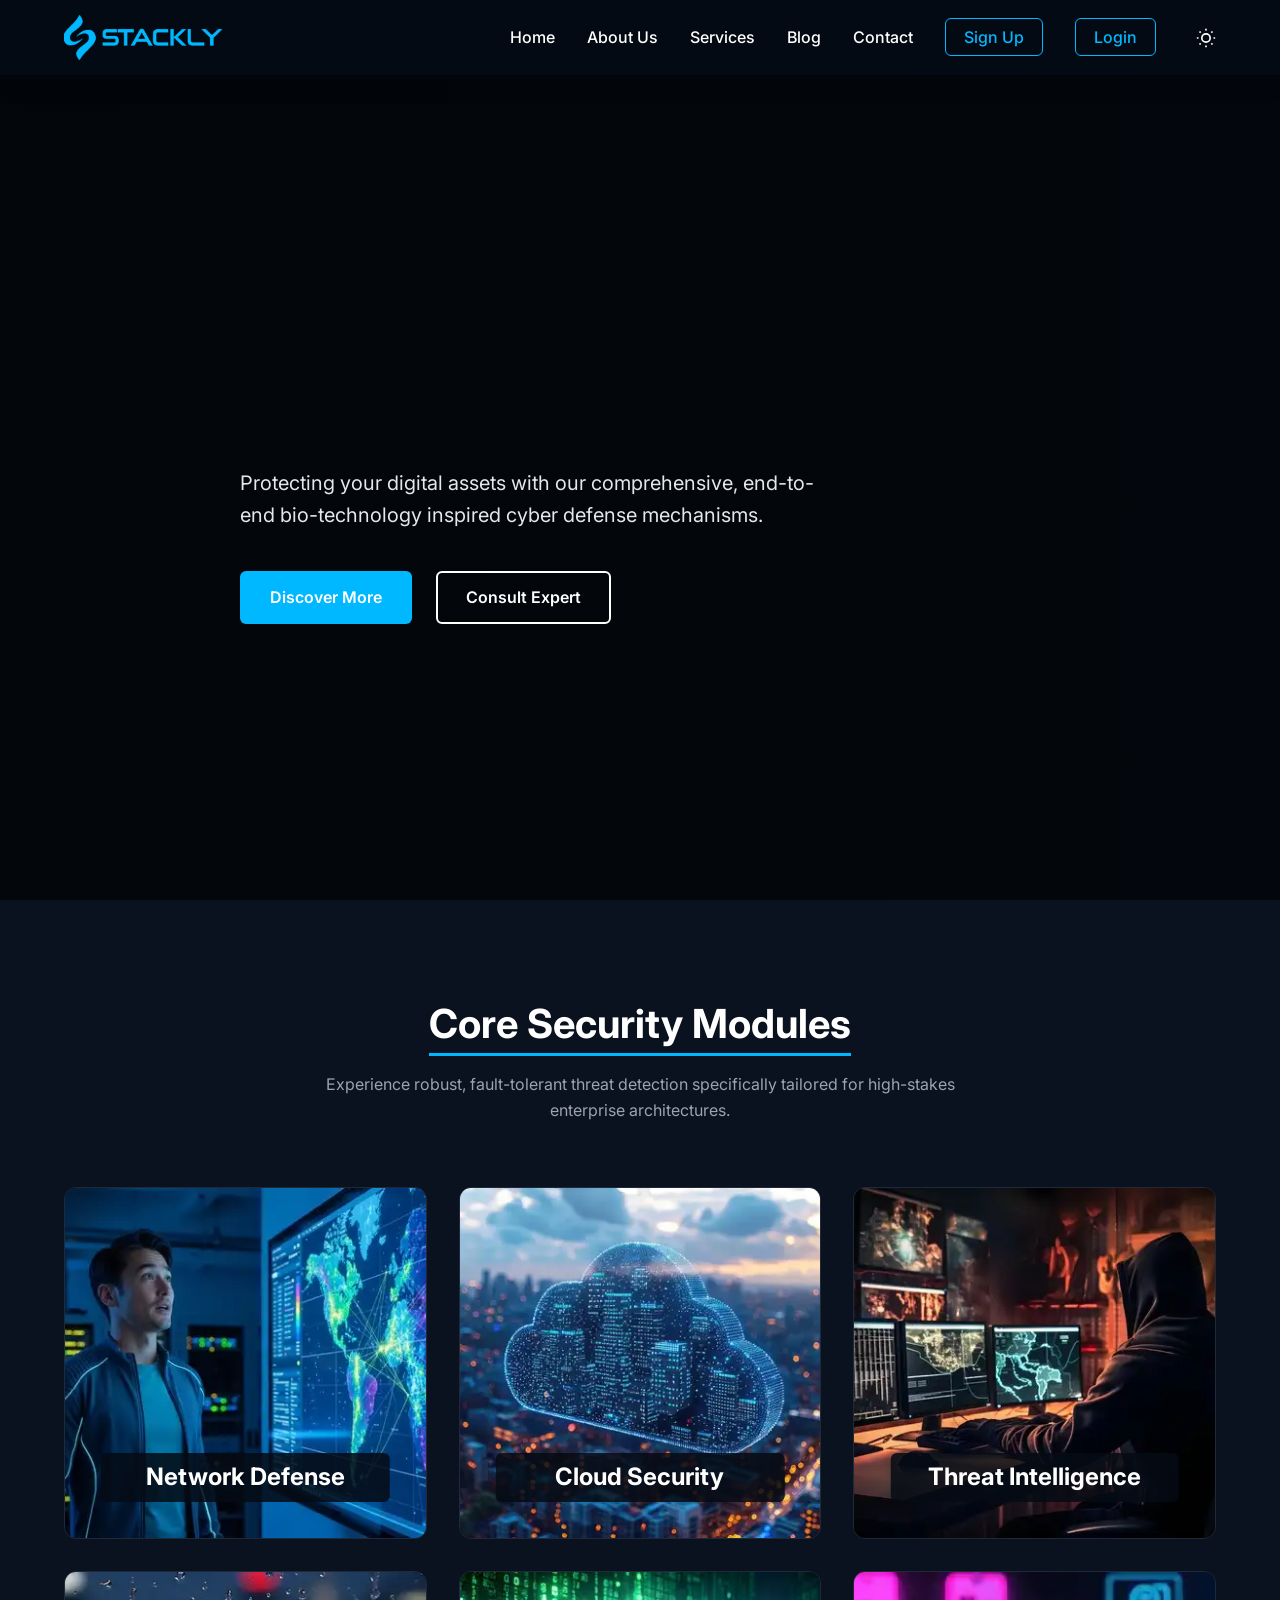
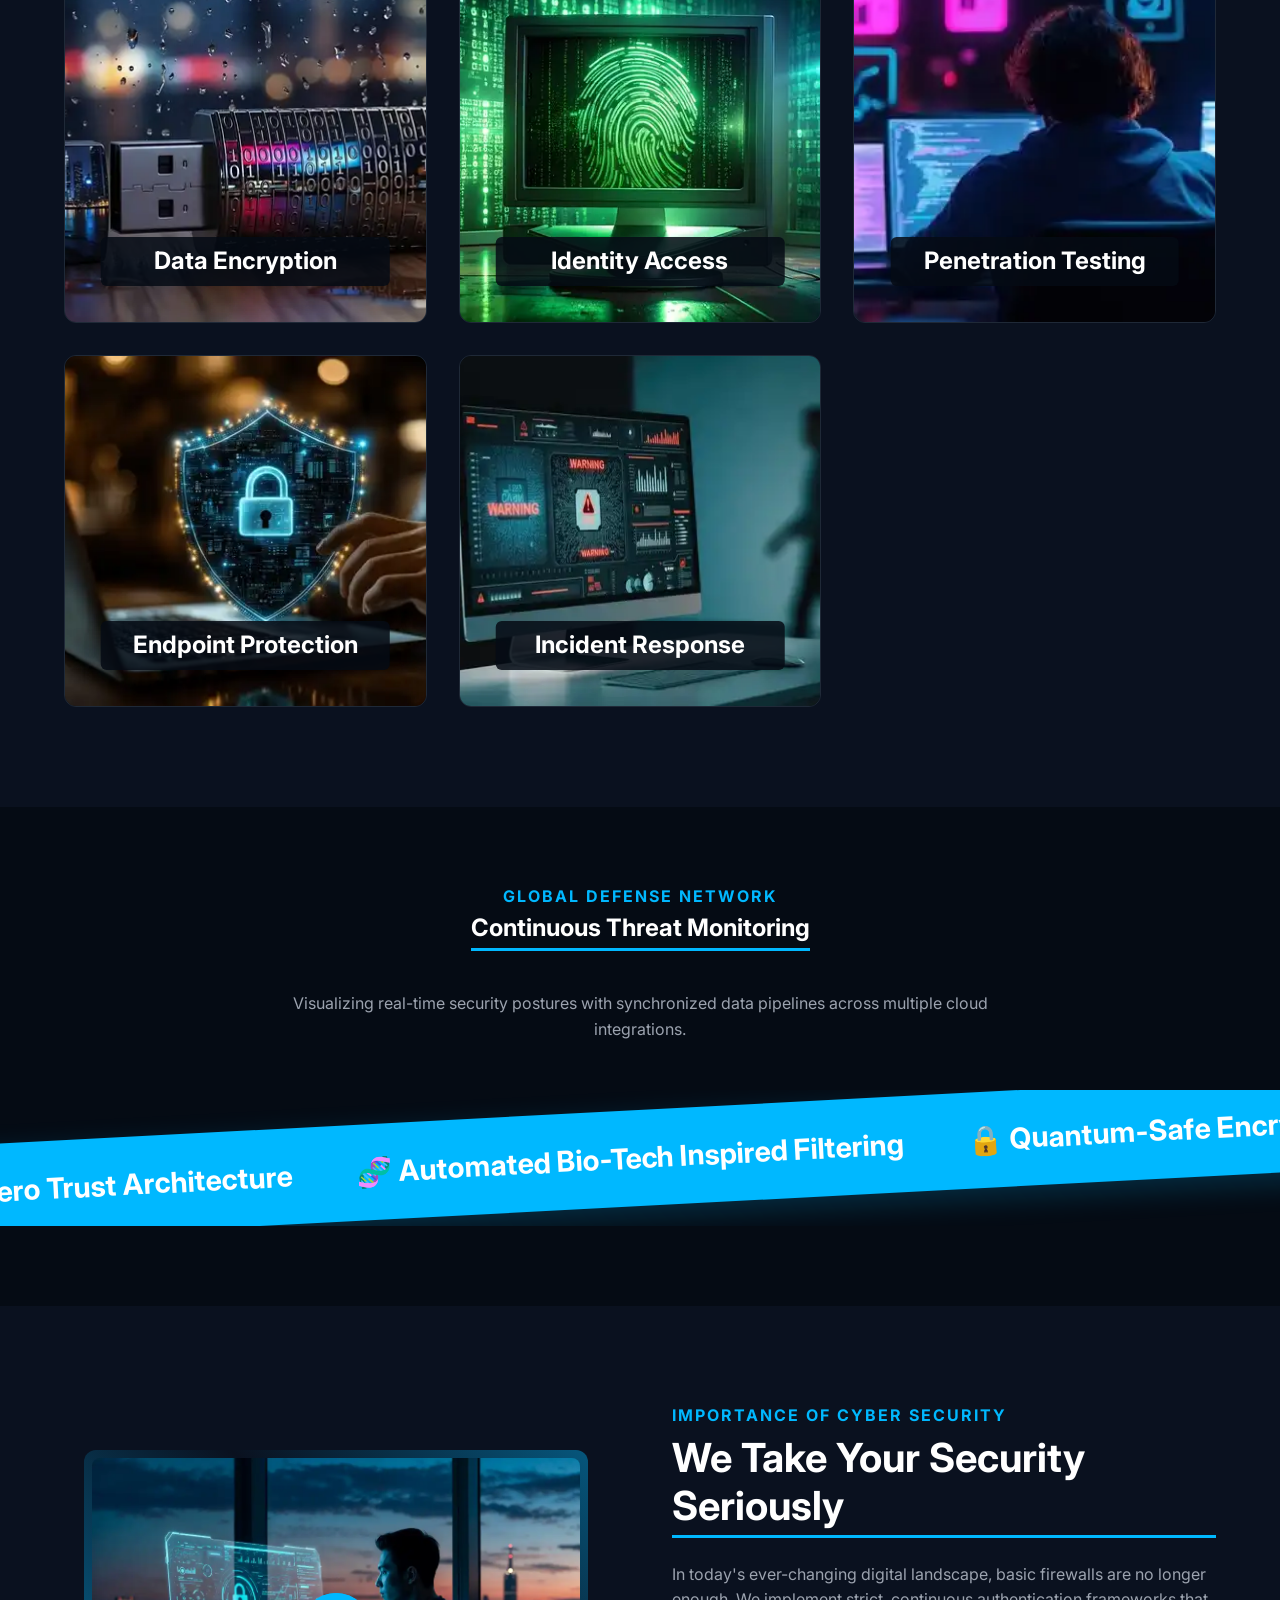
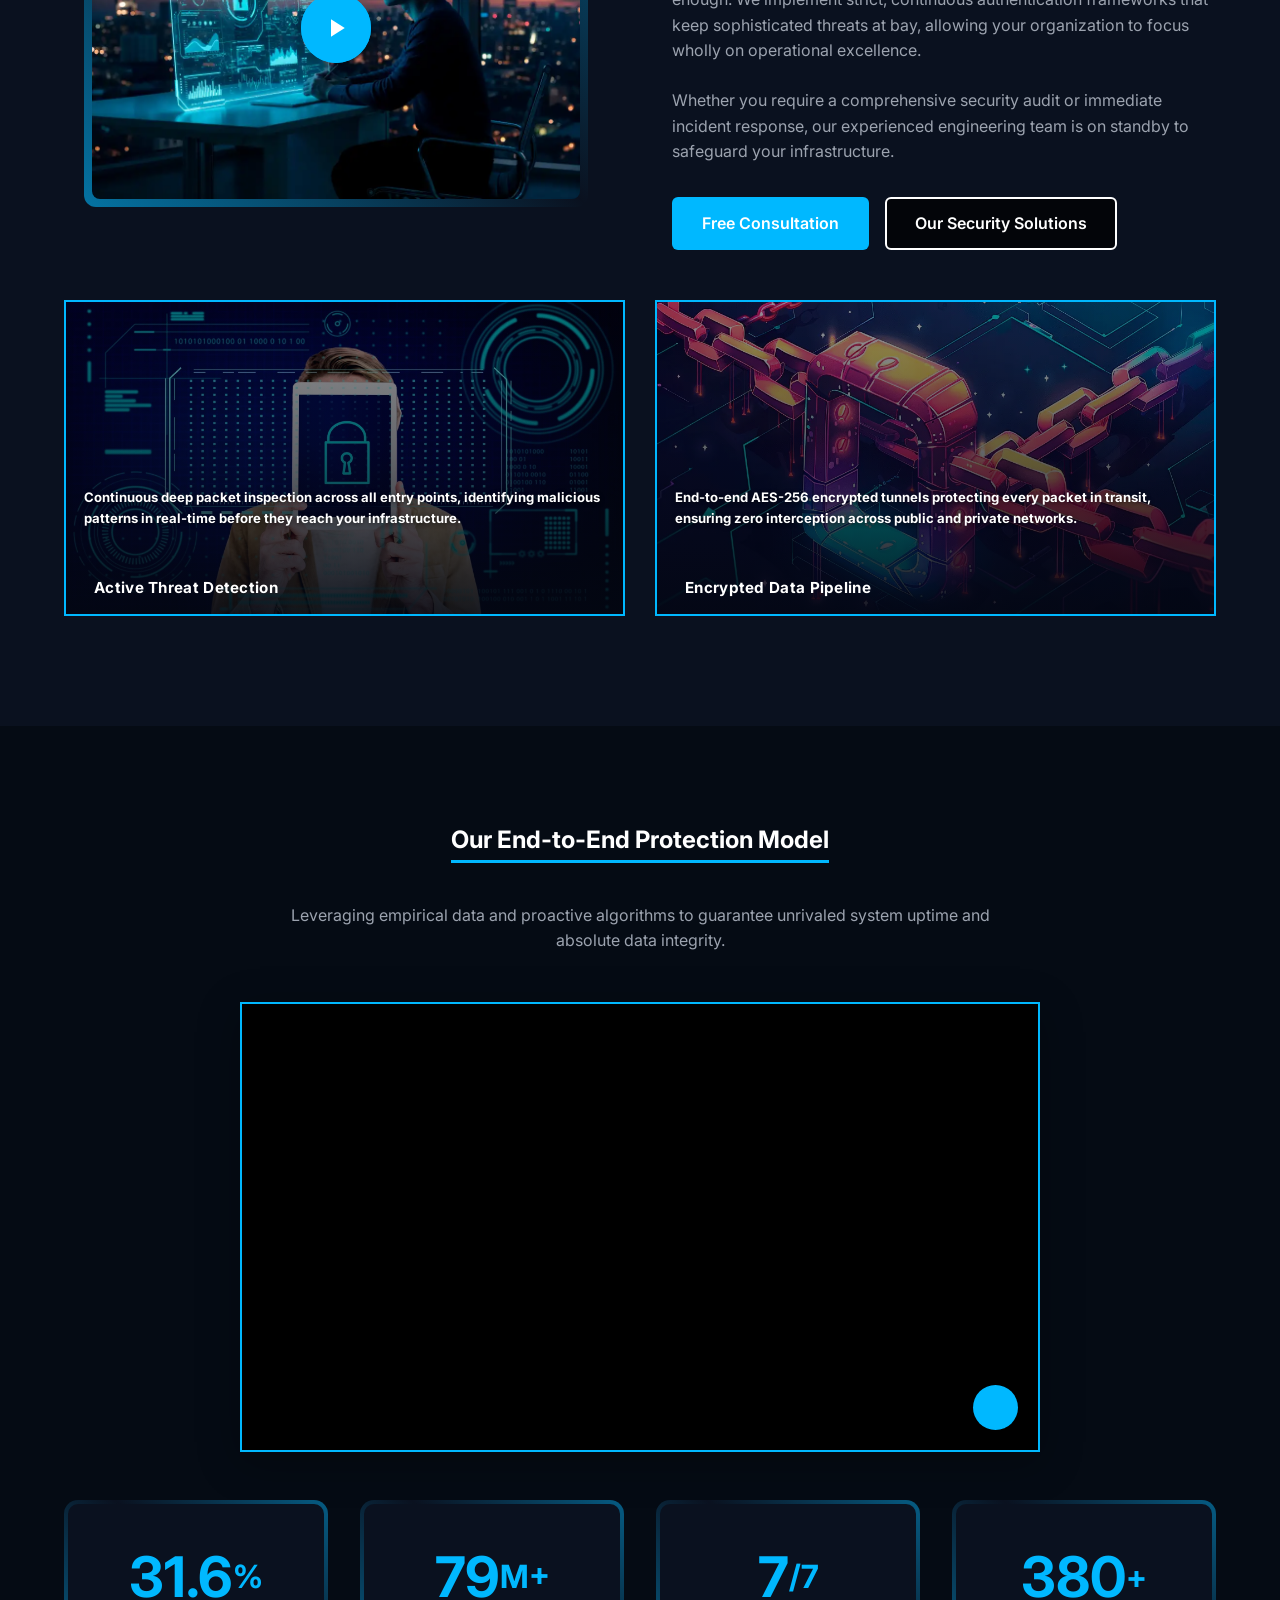
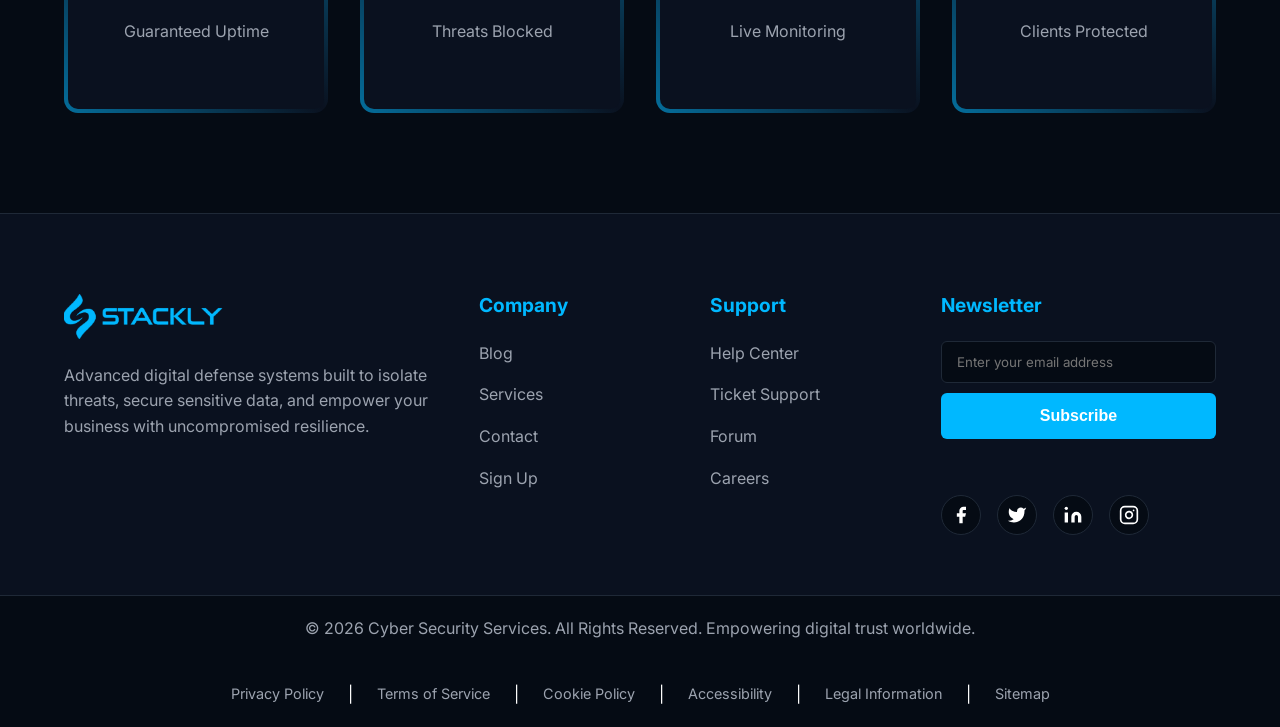
<file: index.html>
<!DOCTYPE html>
<html lang="en" data-theme="dark">
<head>
    <meta charset="UTF-8">
    <meta name="viewport" content="width=device-width, initial-scale=1.0">
    <title>Cyber Security Services</title>
    <!-- Favicon: Bio-tech theme (DNA placeholder) -->
    <link rel="icon" href="data:image/svg+xml,<svg xmlns='http://www.w3.org/2000/svg' viewBox='0 0 100 100'><text y='.9em' font-size='90'>🛡️</text></svg>">
    <!-- Fonts -->
    <link href="https://fonts.googleapis.com/css2?family=Inter:wght@300;400;500;600;700&display=swap" rel="stylesheet">
    <link rel="stylesheet" href="./css/style.css">
</head>
<body>
    <!-- Global Page Loader -->
    <div class="loader-overlay" id="loader">
        <div class="loader-spinner"></div>
    </div>

    <!-- Scroll to Top Button -->
    <button id="scrollTopBtn" aria-label="Scroll to top" title="Scroll to top">
        <svg xmlns="http://www.w3.org/2000/svg" width="24" height="24" fill="none" stroke="currentColor" stroke-width="2" viewBox="0 0 24 24"><path d="M12 19V5M5 12l7-7 7 7"/></svg>
    </button>

    <!-- Header -->
    <header class="header" id="header">
        <div class="container header-container">
            <!-- Logo area -->
            <a href="index.html" class="logo">
                <img src="./assets/Home1/Header/logo.webp" alt="Cyber Security Logo" id="headerLogo">
            </a>
            
            <!-- Desktop Nav -->
            <nav class="desktop-nav">
                <ul class="nav-links">
                    <li><a href="index.html">Home</a></li>
                    <li><a href="./pages/about.html">About Us</a></li>
                    <li><a href="./pages/services.html">Services</a></li>
                    <li><a href="./pages/blog.html">Blog</a></li>
                    <li><a href="./pages/contact.html">Contact</a></li>
                    <li><a href="./pages/signup.html" class="btn-nav-outline">Sign Up</a></li>
                    <li><a href="./pages/login.html" class="btn-nav-outline">Login</a></li>
                </ul>
                <button class="theme-switch" id="themeSwitchBtn" aria-label="Toggle Theme" title="Switch Theme">
                    <svg class="sun-icon" xmlns="http://www.w3.org/2000/svg" width="20" height="20" viewBox="0 0 24 24" fill="none" stroke="currentColor" stroke-width="2"><circle cx="12" cy="12" r="5"/><path d="M12 1v2M12 21v2M4.2 4.2l1.4 1.4M18.4 18.4l1.4 1.4M1 12h2M21 12h2M4.2 19.8l1.4-1.4M18.4 5.6l1.4-1.4"/></svg>
                    <svg class="moon-icon" xmlns="http://www.w3.org/2000/svg" width="20" height="20" viewBox="0 0 24 24" fill="none" stroke="currentColor" stroke-width="2"><path d="M21 12.79A9 9 0 1 1 11.21 3 7 7 0 0 0 21 12.79z"/></svg>
                </button>
            </nav>

            <!-- Mobile Hamburger Button -->
            <button class="hamburger-btn" id="hamburgerBtn" aria-label="Open Mobile Menu">
                <span></span><span></span><span></span>
            </button>
        </div>
    </header>

    <!-- Hamburger Menu Overlay -->
    <div class="hamburger-overlay" id="hamburgerOverlay">
        <div class="hamburger-menu" id="hamburgerMenu">
            <button class="close-menu-btn" id="closeMenuBtn" aria-label="Close Mobile Menu">✕</button>
            <nav class="mobile-nav">
                <ul class="nav-links-mobile">
                    <li><a href="index.html" class="mobile-nav-item">Home</a></li>
                    <li><a href="./pages/about.html" class="mobile-nav-item">About Us</a></li>
                    <li><a href="./pages/services.html" class="mobile-nav-item">Services</a></li>
                    <li><a href="./pages/blog.html" class="mobile-nav-item">Blog</a></li>
                    <li><a href="./pages/contact.html" class="mobile-nav-item">Contact</a></li>
                    <li><a href="./pages/signup.html" class="mobile-nav-item btn-nav-outline-mobile">Sign Up</a></li>
                    <li><a href="./pages/login.html" class="mobile-nav-item btn-nav-outline-mobile">Login</a></li>
                </ul>
                <button class="theme-switch theme-switch-mobile" id="mobileThemeSwitchBtn" aria-label="Toggle Theme">
                    <svg class="sun-icon" xmlns="http://www.w3.org/2000/svg" width="24" height="24" viewBox="0 0 24 24" fill="none" stroke="currentColor" stroke-width="2"><circle cx="12" cy="12" r="5"/><path d="M12 1v2M12 21v2M4.2 4.2l1.4 1.4M18.4 18.4l1.4 1.4M1 12h2M21 12h2M4.2 19.8l1.4-1.4M18.4 5.6l1.4-1.4"/></svg>
                    <svg class="moon-icon" xmlns="http://www.w3.org/2000/svg" width="24" height="24" viewBox="0 0 24 24" fill="none" stroke="currentColor" stroke-width="2"><path d="M21 12.79A9 9 0 1 1 11.21 3 7 7 0 0 0 21 12.79z"/></svg>
                </button>
            </nav>
        </div>
    </div>

    <main class="main-content">
        <!-- Section 1: Hero -->
        <section class="hero-section" id="home">
            <video autoplay loop muted playsinline class="hero-video">
                <!-- Using placeholder video until user imports their own -->
                <source src="./assets/Home1/heroVid.mp4" type="video/mp4">
            </video>
            <!-- Overlay to hide low resolution -->
            <div class="hero-overlay"></div>
            
            <div class="container hero-content fade-in-up">
                <div class="h1-wrapper">
                    <h1 class="hero-title" id="rotatingHeading">Next-Gen Security</h1>
                </div>
                <p class="hero-subtitle">Protecting your digital assets with our comprehensive, end-to-end bio-technology inspired cyber defense mechanisms.</p>
                <div class="hero-cta">
                    <a href="./pages/error.html" class="btn btn-primary">Discover More</a>
                    <a href="./pages/error.html" class="btn btn-outline-light">Consult Expert</a>
                </div>
            </div>
        </section>

        <!-- Section 2: Features Grid -->
        <section class="features-section" id="features">
            <div class="container">
                <div class="section-header fade-in-up">
                    <h1 class="live-underline">Core Security Modules</h1>
                    <p>Experience robust, fault-tolerant threat detection specifically tailored for high-stakes enterprise architectures.</p>
                </div>
                
                <div class="features-grid">
                    <!-- Feature 1 -->
                    <div class="feature-card fade-in-up" style="transition-delay: 0.1s;">
                        <img src="./assets/Home1/Grid/1.webp" alt="Network Defense">
                        <div class="card-overlay">
                            <h3 class="card-title-unhovered">Network Defense</h3>
                            <div class="card-actions">
                                <a href="./pages/error.html" class="btn btn-primary btn-sm">Read Details</a>
                                <a href="./pages/error.html" class="btn btn-secondary btn-sm">Get Quote</a>
                            </div>
                        </div>
                    </div>
                    <!-- Feature 2 -->
                    <div class="feature-card fade-in-up" style="transition-delay: 0.2s;">
                        <img src="./assets/Home1/Grid/2.webp" alt="Cloud Security">
                        <div class="card-overlay">
                            <h3 class="card-title-unhovered">Cloud Security</h3>
                            <div class="card-actions">
                                <a href="./pages/error.html" class="btn btn-primary btn-sm">Read Details</a>
                                <a href="./pages/error.html" class="btn btn-secondary btn-sm">Get Quote</a>
                            </div>
                        </div>
                    </div>
                    <!-- Feature 3 -->
                    <div class="feature-card fade-in-up" style="transition-delay: 0.3s;">
                        <img src="./assets/Home1/Grid/3.webp" alt="Threat Intelligence">
                        <div class="card-overlay">
                            <h3 class="card-title-unhovered">Threat Intelligence</h3>
                            <div class="card-actions">
                                <a href="./pages/error.html" class="btn btn-primary btn-sm">Read Details</a>
                                <a href="./pages/error.html" class="btn btn-secondary btn-sm">Get Quote</a>
                            </div>
                        </div>
                    </div>
                    <!-- Feature 4 -->
                    <div class="feature-card fade-in-up" style="transition-delay: 0.4s;">
                        <img src="./assets/Home1/Grid/4.webp" alt="Data Encryption">
                        <div class="card-overlay">
                            <h3 class="card-title-unhovered">Data Encryption</h3>
                            <div class="card-actions">
                                <a href="./pages/error.html" class="btn btn-primary btn-sm">Read Details</a>
                                <a href="./pages/error.html" class="btn btn-secondary btn-sm">Get Quote</a>
                            </div>
                        </div>
                    </div>
                    <!-- Feature 5 -->
                    <div class="feature-card fade-in-up" style="transition-delay: 0.5s;">
                        <img src="./assets/Home1/Grid/5.webp" alt="Identity Access">
                        <div class="card-overlay">
                            <h3 class="card-title-unhovered">Identity Access</h3>
                            <div class="card-actions">
                                <a href="./pages/error.html" class="btn btn-primary btn-sm">Read Details</a>
                                <a href="./pages/error.html" class="btn btn-secondary btn-sm">Get Quote</a>
                            </div>
                        </div>
                    </div>
                    <!-- Feature 6 -->
                    <div class="feature-card fade-in-up" style="transition-delay: 0.6s;">
                        <img src="./assets/Home1/Grid/6.webp" alt="Penetration Testing">
                        <div class="card-overlay">
                            <h3 class="card-title-unhovered">Penetration Testing</h3>
                            <div class="card-actions">
                                <a href="./pages/error.html" class="btn btn-primary btn-sm">Read Details</a>
                                <a href="./pages/error.html" class="btn btn-secondary btn-sm">Get Quote</a>
                            </div>
                        </div>
                    </div>
                    <!-- Feature 7 -->
                    <div class="feature-card fade-in-up" style="transition-delay: 0.7s;">
                        <img src="./assets/Home1/Grid/7.webp" alt="Endpoint Protection" onerror="this.src='https://via.placeholder.com/350x350/00B8FF/FFFFFF?text=Endpoint+Protection'">
                        <div class="card-overlay">
                            <h3 class="card-title-unhovered">Endpoint Protection</h3>
                            <div class="card-actions">
                                <a href="./pages/error.html" class="btn btn-primary btn-sm">Read Details</a>
                                <a href="./pages/error.html" class="btn btn-secondary btn-sm">Get Quote</a>
                            </div>
                        </div>
                    </div>
                    <!-- Feature 8 -->
                    <div class="feature-card fade-in-up" style="transition-delay: 0.8s;">
                        <img src="./assets/Home1/Grid/8.webp" alt="Incident Response" onerror="this.src='https://via.placeholder.com/350x350/00B8FF/FFFFFF?text=Incident+Response'">
                        <div class="card-overlay">
                            <h3 class="card-title-unhovered">Incident Response</h3>
                            <div class="card-actions">
                                <a href="./pages/error.html" class="btn btn-primary btn-sm">Read Details</a>
                                <a href="./pages/error.html" class="btn btn-secondary btn-sm">Get Quote</a>
                            </div>
                        </div>
                    </div>
                </div>
            </div>
        </section>

        <!-- Section 3: Diagonal Scrolling Text -->
        <section class="marquee-wrapper fade-in-up" id="marquee-wrapper">
            <div class="container text-center mb-5">
                <h5 class="sub-heading">Global Defense Network</h5>
                <h1 class="live-underline">Continuous Threat Monitoring</h1>
                <p class="max-w-md mx-auto mt-3">Visualizing real-time security postures with synchronized data pipelines across multiple cloud integrations.</p>
            </div>
            
            <section class="marquee-section mt-4" id="marquee">
                <div class="marquee-container">
                    <div class="marquee-content">
                        <span>🛡️ Zero Trust Architecture</span>
                        <span>🧬 Automated Bio-Tech Inspired Filtering</span>
                        <span>🔒 Quantum-Safe Encryption</span>
                        <span>🚨 24/7 AI-Powered Monitoring</span>
                        <span>🛡️ Zero Trust Architecture</span>
                        <span>🧬 Automated Bio-Tech Inspired Filtering</span>
                        <span>🔒 Quantum-Safe Encryption</span>
                        <span>🚨 24/7 AI-Powered Monitoring</span>
                    </div>
                </div>
            </section>
        </section>

        <!-- Section 4: About & Video Link -->
        <section class="about-section" id="about">
            <div class="container about-grid">
                <div class="about-image-wrapper fade-in-up">
                    <div class="live-border">
                        <img src="./assets/Home1/sideVid.webp" alt="Operation Center" class="about-img">
                        <a href="./pages/error.html" class="play-button" aria-label="Play Introduction Video">
                            <div class="pulse-ring"></div>
                            <svg xmlns="http://www.w3.org/2000/svg" width="30" height="30" viewBox="0 0 24 24" fill="currentColor"><path d="M8 5v14l11-7z"/></svg>
                        </a>
                    </div>
                </div>
                
                <div class="about-content fade-in-up" style="transition-delay: 0.2s;">
                    <h3 class="sub-heading">Importance of Cyber Security</h3>
                    <h1 class="live-underline">We Take Your Security Seriously</h1>
                    <p>In today's ever-changing digital landscape, basic firewalls are no longer enough. We implement strict, continuous authentication frameworks that keep sophisticated threats at bay, allowing your organization to focus wholly on operational excellence.</p>
                    <p>Whether you require a comprehensive security audit or immediate incident response, our experienced engineering team is on standby to safeguard your infrastructure.</p>
                    <div class="about-actions mt-4">
                        <a href="./pages/error.html" class="btn btn-primary">Free Consultation</a>
                        <a href="./pages/error.html" class="btn btn-secondary">Our Security Solutions</a>
                    </div>
                </div>
            </div>

            <!-- Animated Image Duo Row -->
            <div class="container about-anim-row fade-in-up" style="transition-delay: 0.35s;">

                <!-- Image 1: Floating drift effect -->
                <div class="anim-img-card anim-float">
                    <div class="anim-img-border">
                        <img src="./assets/Home1/side1.webp" alt="Active Threat Detection">
                        <!-- Unhovered: small description -->
                        <p class="anim-card-desc">Continuous deep packet inspection across all entry points, identifying malicious patterns in real-time before they reach your infrastructure.</p>
                        <!-- Hovered: 2 action buttons -->
                        <div class="anim-card-hover-overlay">
                            <a href="./pages/error.html" class="btn btn-primary">Learn More</a>
                            <a href="./pages/error.html" class="btn btn-outline-light">View Reports</a>
                        </div>
                        <div class="anim-img-label">
                            <i class="fa-solid fa-shield-halved"></i>
                            <span>Active Threat Detection</span>
                        </div>
                    </div>
                </div>

                <!-- Image 2: Perspective tilt / depth glow effect -->
                <div class="anim-img-card anim-tilt">
                    <div class="anim-img-border">
                        <img src="./assets/Home1/side2.webp" alt="Encrypted Data Pipeline">
                        <!-- Unhovered: small description -->
                        <p class="anim-card-desc">End-to-end AES-256 encrypted tunnels protecting every packet in transit, ensuring zero interception across public and private networks.</p>
                        <!-- Hovered: 2 action buttons -->
                        <div class="anim-card-hover-overlay">
                            <a href="./pages/error.html" class="btn btn-primary">Explore Encryption</a>
                            <a href="./pages/error.html" class="btn btn-outline-light">Get Audit</a>
                        </div>
                        <div class="anim-img-label">
                            <i class="fa-solid fa-lock"></i>
                            <span>Encrypted Data Pipeline</span>
                        </div>
                    </div>
                </div>

            </div>
        </section>

        <!-- Section 5: Stats & Protection Model -->
        <section class="stats-section" id="stats">
            <div class="container text-center mb-5 fade-in-up">
                <h1 class="live-underline">Our End-to-End Protection Model</h1>
                <p class="max-w-md mx-auto mt-3">Leveraging empirical data and proactive algorithms to guarantee unrivaled system uptime and absolute data integrity.</p>
            </div>

            <!-- Flip Carousel Implementation -->
            <div class="container mb-5 fade-in-up" style="transition-delay: 0.1s;">
                <div class="flip-carousel-container" id="flipCarousel" style="max-width: 800px; margin: 0 auto; width: 100%;">
                    <!-- 3D flip inner — slides only, overlay is sibling below -->
                    <div class="flip-carousel-inner">
                        <div class="flip-slide active">
                            <img src="./assets/Home1/im1.webp" alt="End-to-End Protection Phase 1">
                        </div>
                        <div class="flip-slide">
                            <img src="./assets/Home1/im2.webp" alt="End-to-End Protection Phase 2">
                        </div>
                    </div>

                    <!-- Overlay lives OUTSIDE preserve-3d so pointer events work on ALL edges -->
                    <div class="carousel-overlay">
                        <button class="btn btn-primary" onclick="sessionStorage.setItem('homeScrollY', window.scrollY); location.href='./pages/error.html'">Discover Architecture</button>
                    </div>
                    
                    <div class="play-indicator" aria-label="Auto-playing">
                        <i class="fa-solid fa-play"></i>
                    </div>
                </div>
            </div>

            <div class="container stats-grid mt-4">
                <div class="live-border-container fade-in-up" style="transition-delay: 0.1s;">
                    <div class="stat-box">
                        <h2><span class="count-up" data-val="99.9">0</span><span class="stat-suffix">%</span></h2>
                        <p>Guaranteed Uptime</p>
                    </div>
                </div>
                <div class="live-border-container fade-in-up" style="transition-delay: 0.2s;">
                    <div class="stat-box">
                        <h2><span class="count-up" data-val="250">0</span><span class="stat-suffix">M+</span></h2>
                        <p>Threats Blocked</p>
                    </div>
                </div>
                <div class="live-border-container fade-in-up" style="transition-delay: 0.3s;">
                    <div class="stat-box">
                        <h2><span class="count-up" data-val="24">0</span><span class="stat-suffix">/7</span></h2>
                        <p>Live Monitoring</p>
                    </div>
                </div>
                <div class="live-border-container fade-in-up" style="transition-delay: 0.4s;">
                    <div class="stat-box">
                        <h2><span class="count-up" data-val="1200">0</span><span class="stat-suffix">+</span></h2>
                        <p>Clients Protected</p>
                    </div>
                </div>
            </div>
        </section>
    </main>

    <!-- Footer -->
    <footer class="footer">
        <div class="container footer-grid">
            <!-- Col 1 -->
            <div class="footer-col col-brand">
                <a href="index.html" class="footer-logo">
                    <!-- Footer Logo: Same size as header -->
                    <img src="./assets/Home1/Header/logo.webp" alt="Cyber Security Logo" id="footerLogoImage">
                </a>
                <p>Advanced digital defense systems built to isolate threats, secure sensitive data, and empower your business with uncompromised resilience.</p>
            </div>
            
            <!-- Col 2 -->
            <div class="footer-col col-links">
                <h3 class="footer-heading">Company</h3>
                <ul>
                    <li><a href="./pages/blog.html">Blog</a></li>
                    <li><a href="./pages/services.html">Services</a></li>
                    <li><a href="./pages/contact.html">Contact</a></li>
                    <li><a href="./pages/signup.html">Sign Up</a></li>
                </ul>
            </div>
            
            <!-- Col 3 -->
            <div class="footer-col col-links">
                <h3 class="footer-heading">Support</h3>
                <ul>
                    <li><a href="./pages/error.html">Help Center</a></li>
                    <li><a href="./pages/error.html">Ticket Support</a></li>
                    <li><a href="./pages/error.html">Forum</a></li>
                    <li><a href="./pages/error.html">Careers</a></li>
                </ul>
            </div>
            
            <!-- Col 4 -->
            <div class="footer-col col-newsletter">
                <h3 class="footer-heading">Newsletter</h3>
                <form id="newsletterForm" class="newsletter-form">
                    <div class="input-group">
                        <input type="email" id="emailInput" placeholder="Enter your email address" required>
                        <button type="submit" class="btn btn-primary" aria-label="Subscribe">Subscribe</button>
                    </div>
                    <span id="emailError" class="error-message"></span>
                </form>
                
                <div class="social-links mt-4">
                    <!-- Social Icons to Error Page -->
                    <a href="./pages/error.html" class="social-icon" aria-label="Facebook">
                        <svg xmlns="http://www.w3.org/2000/svg" width="20" height="20" viewBox="0 0 24 24" fill="currentColor"><path d="M18 2h-3a5 5 0 0 0-5 5v3H7v4h3v8h4v-8h3l1-4h-4V7a1 1 0 0 1 1-1h3z"></path></svg>
                    </a>
                    <a href="./pages/error.html" class="social-icon" aria-label="Twitter">
                        <svg xmlns="http://www.w3.org/2000/svg" width="20" height="20" viewBox="0 0 24 24" fill="currentColor"><path d="M23 3a10.9 10.9 0 0 1-3.14 1.53 4.48 4.48 0 0 0-7.86 3v1A10.66 10.66 0 0 1 3 4s-4 9 5 13a11.64 11.64 0 0 1-7 2c9 5 20 0 20-11.5a4.5 4.5 0 0 0-.08-.83A7.72 7.72 0 0 0 23 3z"></path></svg>
                    </a>
                    <a href="./pages/error.html" class="social-icon" aria-label="LinkedIn">
                        <svg xmlns="http://www.w3.org/2000/svg" width="20" height="20" viewBox="0 0 24 24" fill="currentColor"><path d="M16 8a6 6 0 0 1 6 6v7h-4v-7a2 2 0 0 0-2-2 2 2 0 0 0-2 2v7h-4v-7a6 6 0 0 1 6-6z"></path><rect x="2" y="9" width="4" height="12"></rect><circle cx="4" cy="4" r="2"></circle></svg>
                    </a>
                    <a href="./pages/error.html" class="social-icon" aria-label="Instagram">
                        <svg xmlns="http://www.w3.org/2000/svg" width="20" height="20" viewBox="0 0 24 24" fill="none" stroke="currentColor" stroke-width="2" stroke-linecap="round" stroke-linejoin="round"><rect x="2" y="2" width="20" height="20" rx="5" ry="5"></rect><path d="M16 11.37A4 4 0 1 1 12.63 8 4 4 0 0 1 16 11.37z"></path><line x1="17.5" y1="6.5" x2="17.51" y2="6.5"></line></svg>
                    </a>
                </div>
            </div>
        </div>
        
        <!-- Mini Footer -->
        <div class="mini-footer">
            <div class="container mini-footer-flex">
                <p>&copy; 2026 Cyber Security Services. All Rights Reserved. Empowering digital trust worldwide.</p>
                <div class="legal-links">
                    <a href="./pages/error.html">Privacy Policy</a>
                    <span class="separator">|</span>
                    <a href="./pages/error.html">Terms of Service</a>
                    <span class="separator">|</span>
                    <a href="./pages/error.html">Cookie Policy</a>
                    <span class="separator">|</span>
                    <a href="./pages/error.html">Accessibility</a>
                    <span class="separator">|</span>
                    <a href="./pages/error.html">Legal Information</a>
                    <span class="separator">|</span>
                    <a href="./pages/error.html">Sitemap</a>
                </div>
            </div>
        </div>
    </footer>

    <!-- Interactive Logic Scripts -->
    <script>
        // 1. Theme Configuration
        const htmlDoc = document.documentElement;
        const themeBtn = document.getElementById('themeSwitchBtn');
        const themeMobileBtn = document.getElementById('mobileThemeSwitchBtn');
        const sunIcons = document.querySelectorAll('.sun-icon');
        const moonIcons = document.querySelectorAll('.moon-icon');

        function applyTheme(theme) {
            htmlDoc.setAttribute('data-theme', theme);
            localStorage.setItem('site_theme', theme);
            
            // Adjust SVG icons visibility in desktop header based on theme
            if (theme === 'dark') {
                sunIcons.forEach(i => i.style.display = 'block');
                moonIcons.forEach(i => i.style.display = 'none');
            } else {
                sunIcons.forEach(i => i.style.display = 'none');
                moonIcons.forEach(i => i.style.display = 'block');
            }
        }

        // Initialize theme
        const savedTheme = localStorage.getItem('site_theme') || 'dark';
        applyTheme(savedTheme);

        function toggleTheme() {
            const currentTheme = htmlDoc.getAttribute('data-theme');
            const newTheme = currentTheme === 'dark' ? 'light' : 'dark';
            applyTheme(newTheme);
        }

        themeBtn.addEventListener('click', toggleTheme);
        themeMobileBtn.addEventListener('click', toggleTheme);


        // 2. Global Loader
        const loader = document.getElementById('loader');
        
        function hideLoader() {
            loader.style.opacity = '0';
            setTimeout(() => {
                loader.style.display = 'none';
            }, 500);
        }

        function showLoader() {
            loader.style.display = 'flex';
            // Force reflow
            void loader.offsetWidth;
            loader.style.opacity = '1';
        }

        window.addEventListener('load', hideLoader);

        // BFCache Loader reset — fires when browser navigates back from a cached page
        window.addEventListener('pageshow', (event) => {
            if (event.persisted) {
                // Immediately kill loader (page came from bfcache, no re-load needed)
                loader.style.opacity = '0';
                loader.style.display = 'none';
                // Restore scroll position
                const savedScroll = sessionStorage.getItem('homeScrollY');
                if (savedScroll !== null) {
                    window.scrollTo({ top: parseInt(savedScroll, 10), behavior: 'instant' });
                    sessionStorage.removeItem('homeScrollY');
                }
            }
        });

        // Flip Carousel Logic for End-to-End Section
        const flipCarousel = document.getElementById('flipCarousel');
        if(flipCarousel) {
            const slides = flipCarousel.querySelectorAll('.flip-slide');
            let currentFIdx = 0;
            let flipTimer;
            
            function nextFlipSlide() {
                const current = slides[currentFIdx];
                current.classList.remove('active');
                current.classList.add('inactive');
                
                currentFIdx = (currentFIdx + 1) % slides.length;
                const next = slides[currentFIdx];
                next.classList.remove('inactive');
                next.classList.add('active');
            }
            
            function startFlip() {
                flipTimer = setInterval(nextFlipSlide, 2500); // 2.5s auto-play
            }
            function stopFlip() {
                clearInterval(flipTimer);
            }
            
            startFlip();
            flipCarousel.addEventListener('mouseenter', stopFlip);
            flipCarousel.addEventListener('mouseleave', startFlip);
        }
        
        // Show loader & save scroll position when clicking valid navigation links
        document.querySelectorAll('a[href]').forEach(link => {
            link.addEventListener('click', (e) => {
                const href = link.getAttribute('href');
                const target = link.getAttribute('target');
                
                // Allow hash links, JS links, empty links, and new tabs without loader
                if (href && !href.startsWith('#') && !href.startsWith('javascript:') && target !== '_blank') {
                    // Save current scroll so back button can restore it
                    sessionStorage.setItem('homeScrollY', window.scrollY);
                    showLoader();
                }
            });
        });

        // Also save scroll for buttons that use onclick="location.href"
        document.querySelectorAll('button[onclick*="location.href"]').forEach(btn => {
            btn.addEventListener('click', () => {
                sessionStorage.setItem('homeScrollY', window.scrollY);
            });
        });


        // 3. Header Scroll Background & Scroll-to-Top Button
        const header = document.getElementById('header');
        const scrollTopBtn = document.getElementById('scrollTopBtn');

        function updateHeaderHeight() {
            // Provide exact height to CSS variable for Hero section padding calculation
            const hHeight = header.offsetHeight;
            htmlDoc.style.setProperty('--header-height', `${hHeight}px`);
        }
        
        // Initial setup and on resize
        updateHeaderHeight();
        window.addEventListener('resize', updateHeaderHeight);

        window.addEventListener('scroll', () => {
            if (window.scrollY > 50) {
                header.classList.add('scrolled');
                scrollTopBtn.classList.add('visible');
            } else {
                header.classList.remove('scrolled');
                scrollTopBtn.classList.remove('visible');
            }
        });

        scrollTopBtn.addEventListener('click', () => {
            window.scrollTo({ top: 0, behavior: 'smooth' });
        });


        // 4. Hamburger Menu Logic
        const hamburgerBtn = document.getElementById('hamburgerBtn');
        const closeMenuBtn = document.getElementById('closeMenuBtn');
        const hamburgerOverlay = document.getElementById('hamburgerOverlay');
        const hamburgerMenu = document.getElementById('hamburgerMenu');

        function openMobileMenu() {
            hamburgerOverlay.classList.add('active');
            hamburgerMenu.classList.add('active');
            document.body.style.overflow = 'hidden'; // Prevent background scroll
        }

        function closeMobileMenu() {
            hamburgerOverlay.classList.remove('active');
            hamburgerMenu.classList.remove('active');
            document.body.style.overflow = '';
        }

        hamburgerBtn.addEventListener('click', openMobileMenu);
        closeMenuBtn.addEventListener('click', closeMobileMenu);
        
        // Close on outside click
        hamburgerOverlay.addEventListener('click', (e) => {
            if (e.target === hamburgerOverlay) {
                closeMobileMenu();
            }
        });


        // 5. Rotating H1 in Hero
        const h1Config = [
            "Next-Gen Security",
            "Advanced Bio-Defense",
            "Zero Trust Network"
        ];
        let currentH1Index = 0;
        const rotatingH1 = document.getElementById('rotatingHeading');

        setInterval(() => {
            rotatingH1.classList.add('fade-out');
            setTimeout(() => {
                currentH1Index = (currentH1Index + 1) % h1Config.length;
                rotatingH1.innerText = h1Config[currentH1Index];
                rotatingH1.classList.remove('fade-out');
            }, 500); // Wait for CSS transition (0.5s)
        }, 2000); // Change every 2 seconds


        // 6. Fade-In Elements on Scroll (Intersection Observer)
        const fadeElements = document.querySelectorAll('.fade-in-up');
        const observerOptions = {
            threshold: 0.1,
            rootMargin: '0px 0px -50px 0px'
        };

        const fadeObserver = new IntersectionObserver((entries, observer) => {
            entries.forEach(entry => {
                if (entry.isIntersecting) {
                    entry.target.classList.add('visible');
                    // Stop observing once visible
                    observer.unobserve(entry.target);
                }
            });
        }, observerOptions);

        fadeElements.forEach(el => {
            fadeObserver.observe(el);
        });


        // 7. Live Stats Countup
        const countElements = document.querySelectorAll('.count-up');
        let hasCounted = false;

        const countObserver = new IntersectionObserver((entries) => {
            if (entries[0].isIntersecting && !hasCounted) {
                hasCounted = true;
                
                countElements.forEach(el => {
                    const target = parseFloat(el.getAttribute('data-val'));
                    const isDecimal = target % 1 !== 0; // Check if there's a decimal point
                    
                    const duration = 2000;
                    const steps = 60;
                    const stepValue = target / steps;
                    let currentVal = 0;
                    
                    const counter = setInterval(() => {
                        currentVal += stepValue;
                        if (currentVal >= target) {
                            currentVal = target;
                            clearInterval(counter);
                        }
                        el.innerText = isDecimal ? currentVal.toFixed(1) : Math.floor(currentVal);
                    }, duration / steps);
                });
            }
        }, { threshold: 0.5 });
        
        const statsSection = document.getElementById('stats');
        if (statsSection) {
            countObserver.observe(statsSection);
        }


        // 8. Newsletter Form Validation
        const newsletterForm = document.getElementById('newsletterForm');
        const emailInput = document.getElementById('emailInput');
        const emailError = document.getElementById('emailError');

        newsletterForm.addEventListener('submit', (e) => {
            e.preventDefault();
            const email = emailInput.value.trim();
            const emailRegex = /^[^\s@]+@[^\s@]+\.[^\s@]+$/;
            
            emailError.innerText = ''; // clear previous errors
            
            if (!email) {
                emailError.innerText = "Email is required.";
            } else if (!emailRegex.test(email)) {
                emailError.innerText = "Please enter a valid email address.";
            } else {
                // Successful validation, go to error page
                window.location.href = "./pages/error.html";
            }
        });

    </script>
</body>
</html>
</file>
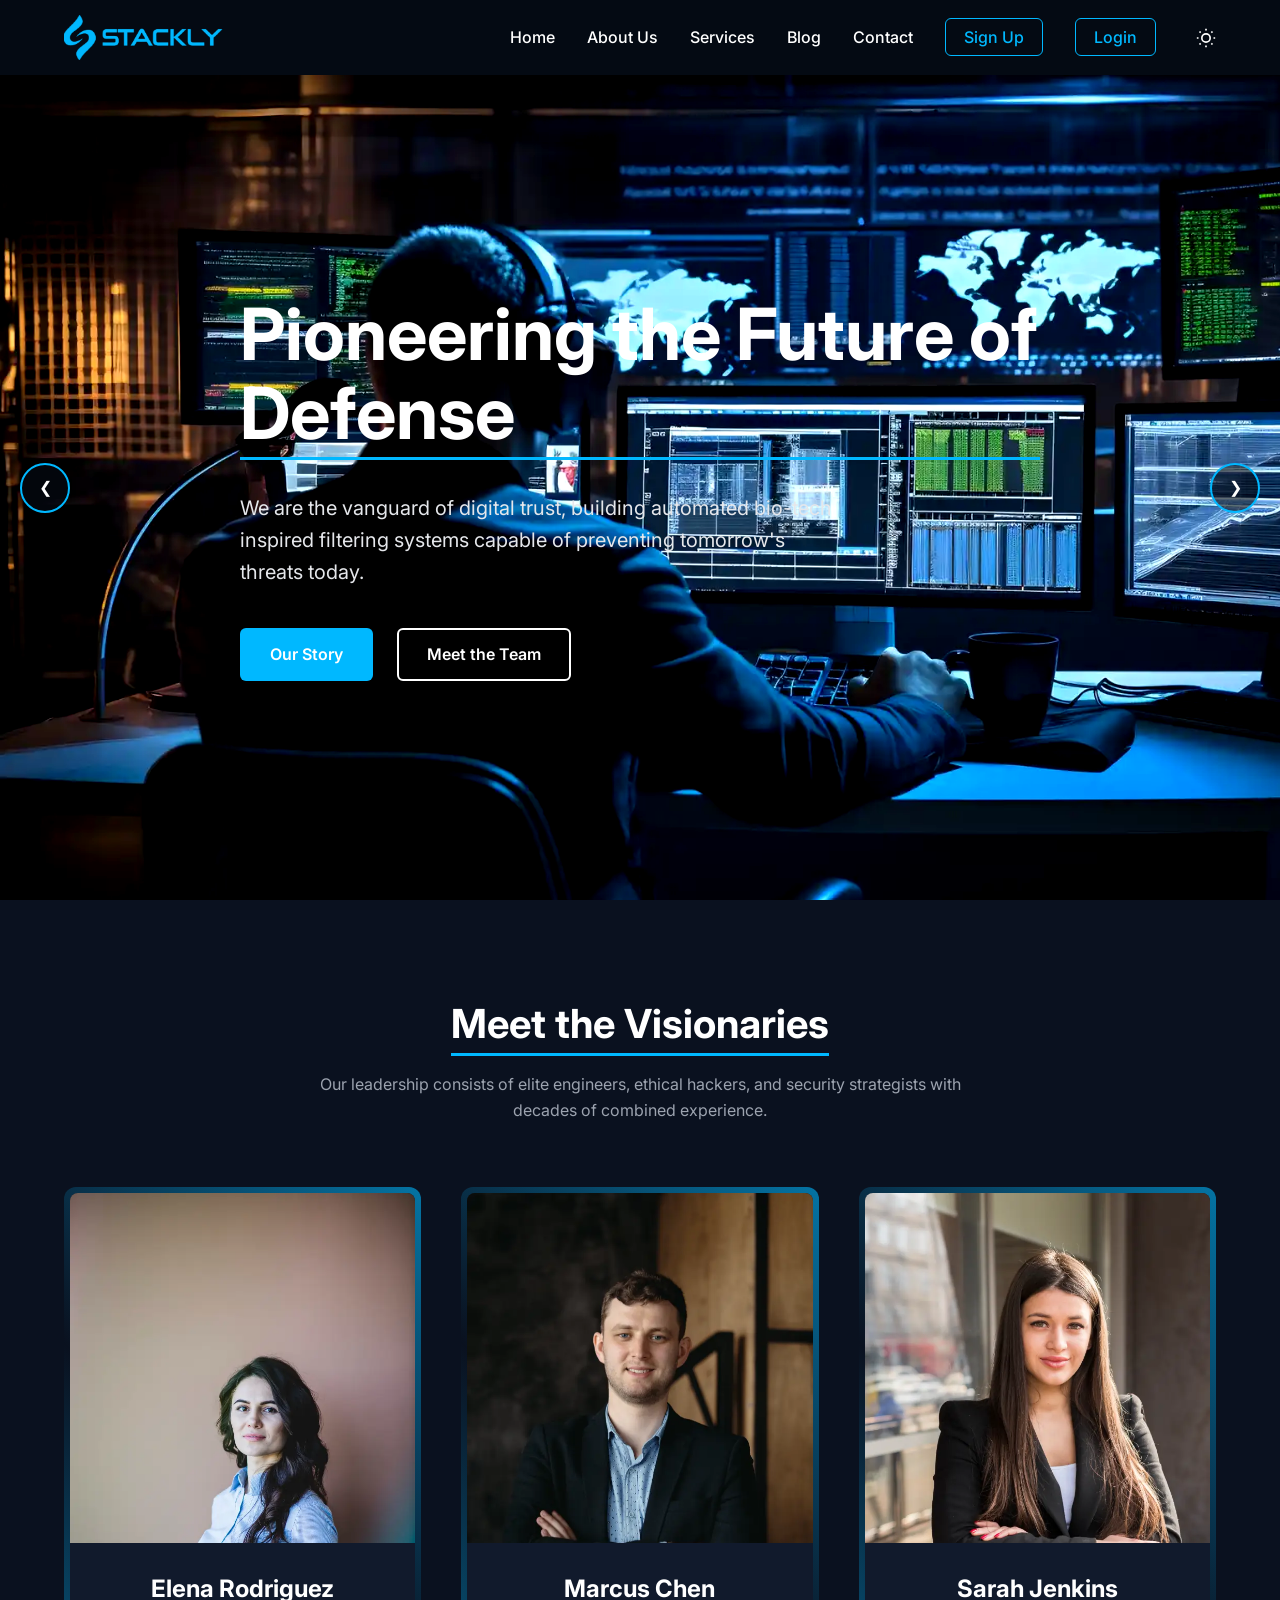
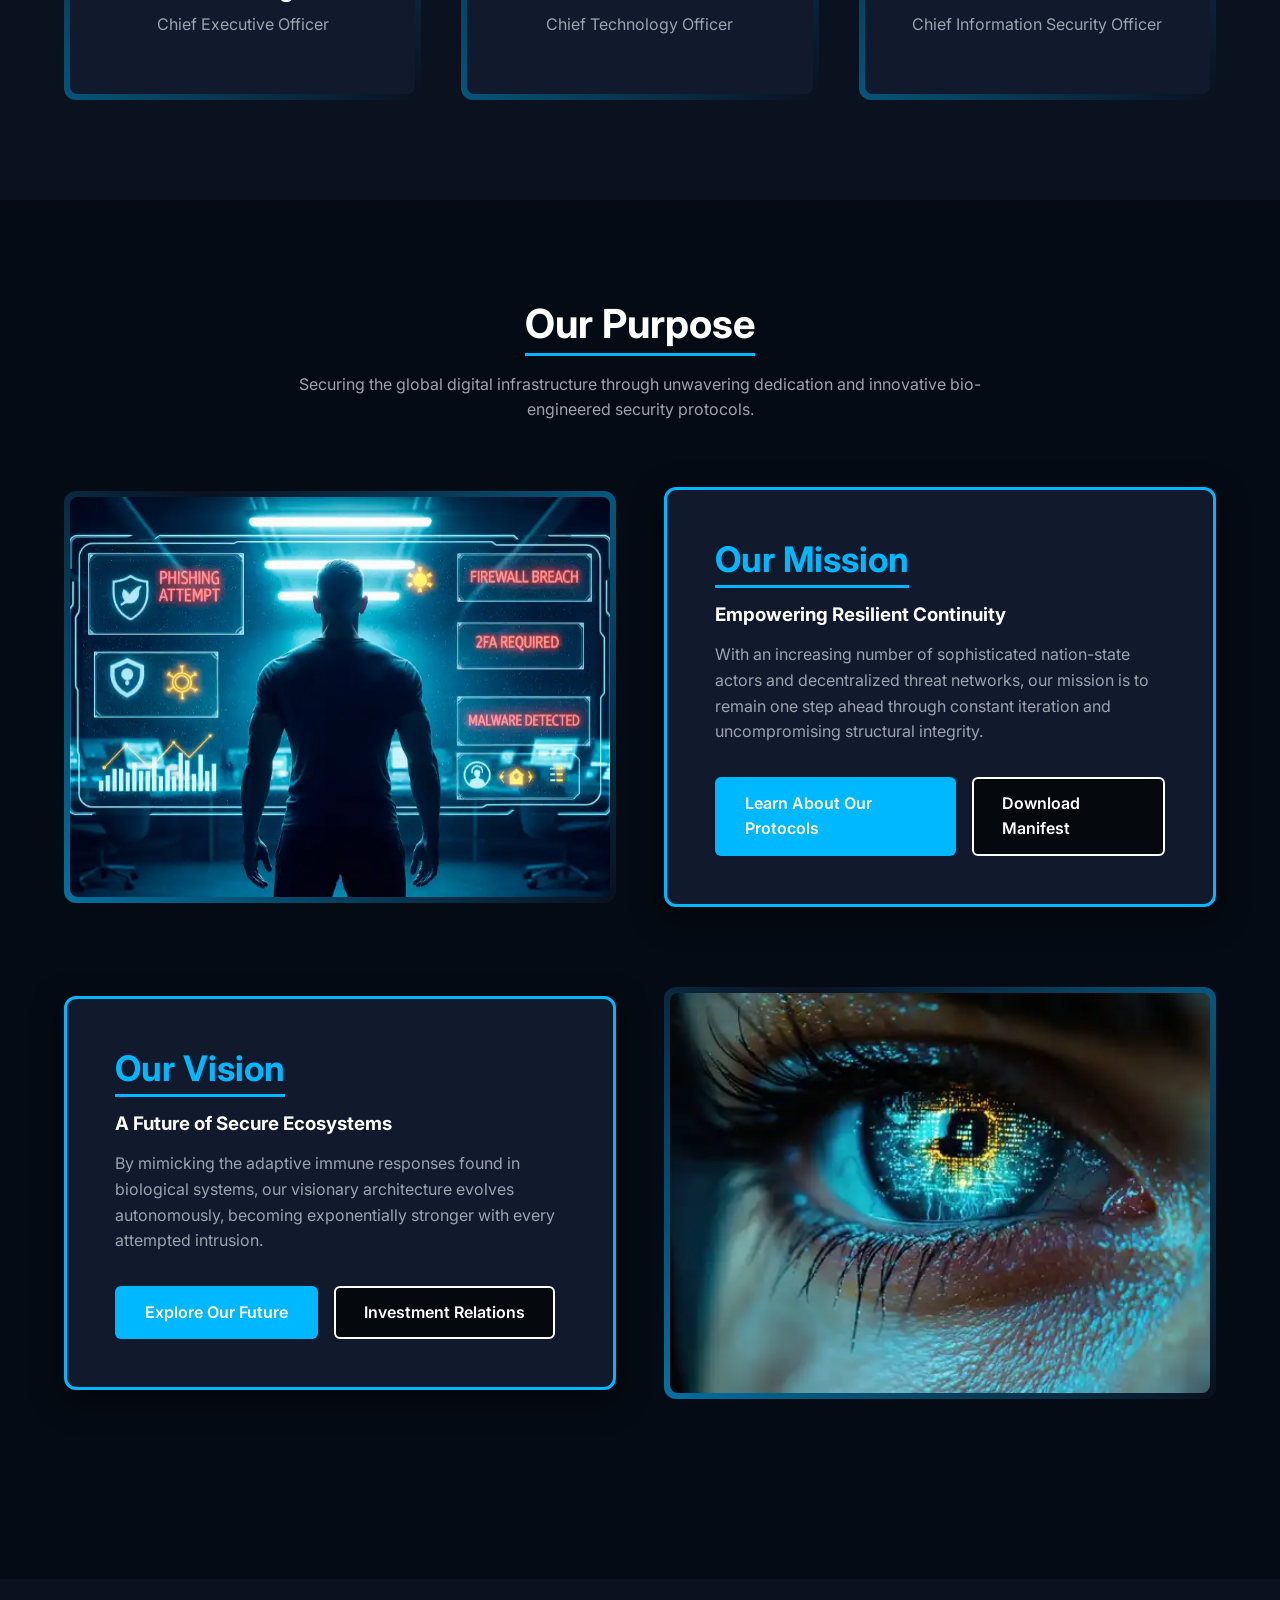
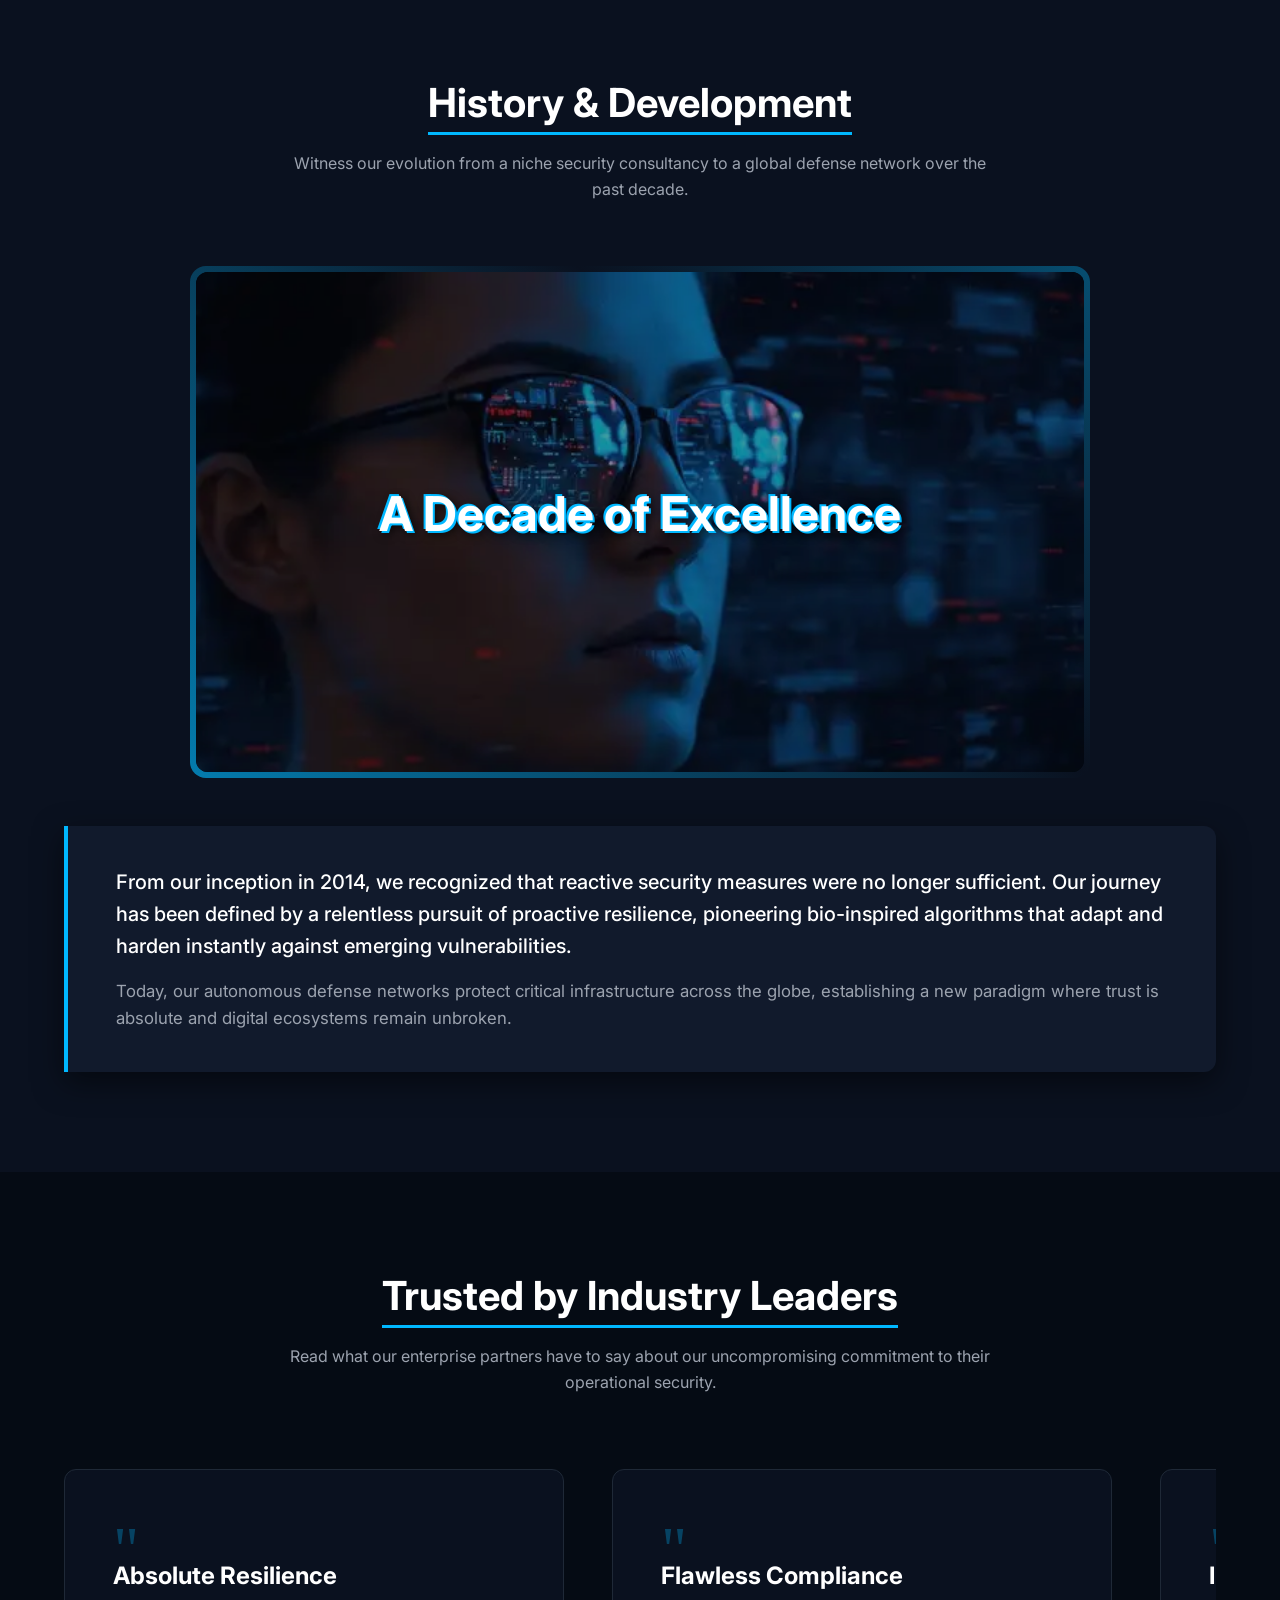
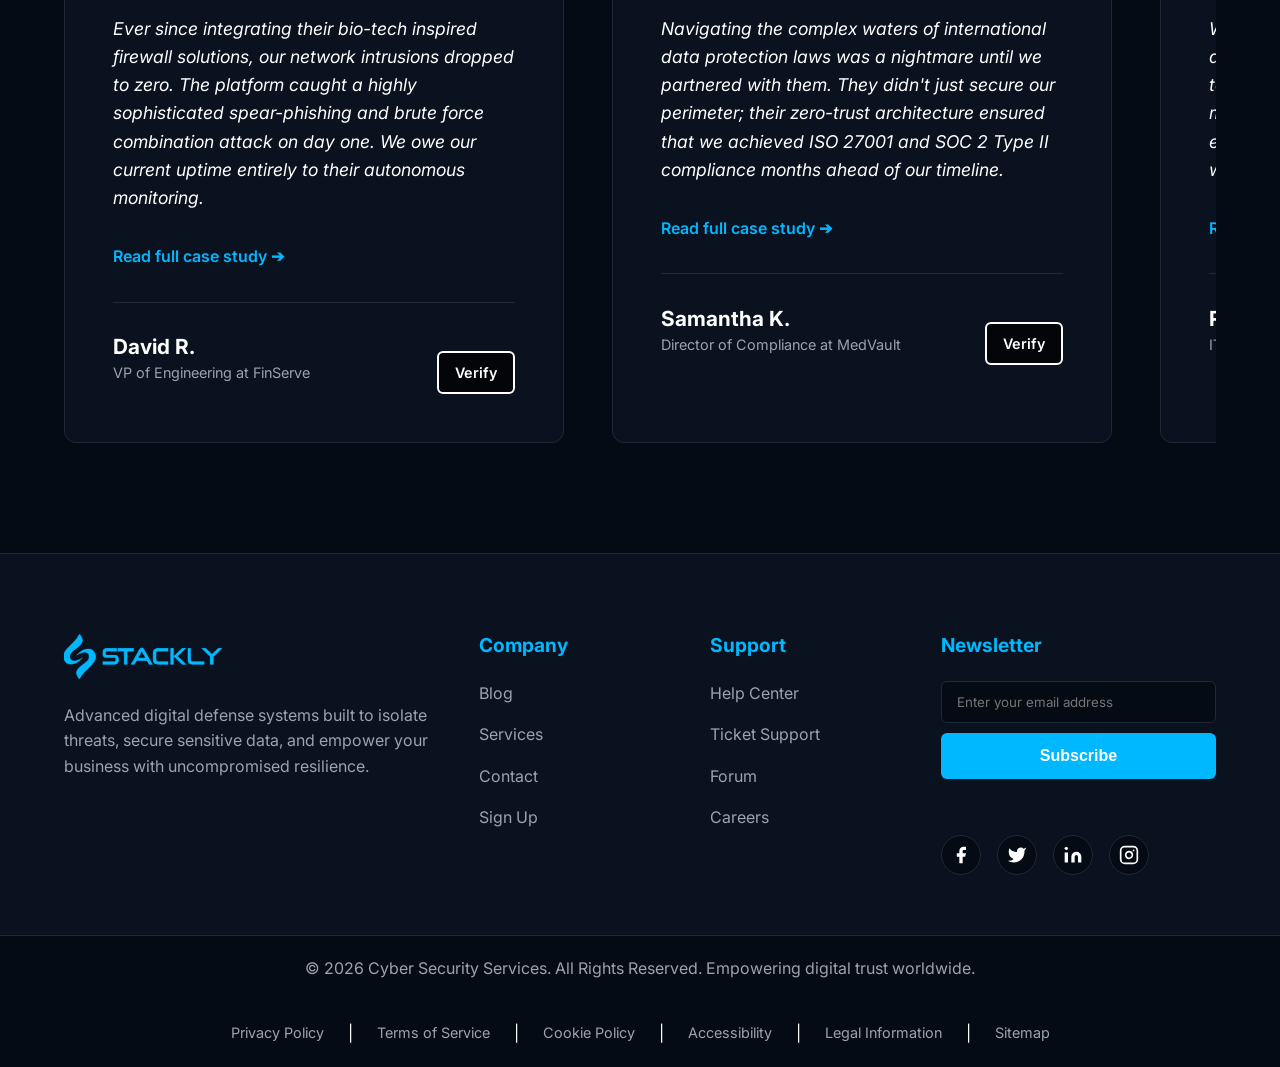
<file: pages/about.html>
<!DOCTYPE html>
<html lang="en" data-theme="dark">
<head>
    <meta charset="UTF-8">
    <meta name="viewport" content="width=device-width, initial-scale=1.0">
    <title>About Us | Cyber Security Services</title>
    <!-- Favicon: Same as index -->
    <link rel="icon" href="data:image/svg+xml,<svg xmlns='http://www.w3.org/2000/svg' viewBox='0 0 100 100'><text y='.9em' font-size='90'>🛡️</text></svg>">
    <!-- Fonts -->
    <link href="https://fonts.googleapis.com/css2?family=Inter:wght@300;400;500;600;700&display=swap" rel="stylesheet">
    <!-- Global and Specific Styles -->
    <link rel="stylesheet" href="../css/style.css">
    <link rel="stylesheet" href="../css/about.css">
</head>
<body>
    <!-- Global Page Loader -->
    <div class="loader-overlay" id="loader">
        <div class="loader-spinner"></div>
    </div>

    <!-- Scroll to Top Button -->
    <button id="scrollTopBtn" aria-label="Scroll to top" title="Scroll to top">
        <svg xmlns="http://www.w3.org/2000/svg" width="24" height="24" fill="none" stroke="currentColor" stroke-width="2" viewBox="0 0 24 24"><path d="M12 19V5M5 12l7-7 7 7"/></svg>
    </button>

    <!-- Header -->
    <header class="header" id="header">
        <div class="container header-container">
            <!-- Logo area -->
            <a href="../index.html" class="logo">
                <img src="../assets/Home1/Header/logo.webp" alt="Cyber Security Logo" id="headerLogo">
            </a>
            
            <!-- Desktop Nav -->
            <nav class="desktop-nav">
                <ul class="nav-links">
                    <li><a href="../index.html">Home</a></li>
                    <li><a href="./about.html">About Us</a></li>
                    <li><a href="./services.html">Services</a></li>
                    <li><a href="./blog.html">Blog</a></li>
                    <li><a href="./contact.html">Contact</a></li>
                    <li><a href="./signup.html" class="btn-nav-outline">Sign Up</a></li>
                    <li><a href="./login.html" class="btn-nav-outline">Login</a></li>
                </ul>
                <button class="theme-switch" id="themeSwitchBtn" aria-label="Toggle Theme" title="Switch Theme">
                    <svg class="sun-icon" xmlns="http://www.w3.org/2000/svg" width="20" height="20" viewBox="0 0 24 24" fill="none" stroke="currentColor" stroke-width="2"><circle cx="12" cy="12" r="5"/><path d="M12 1v2M12 21v2M4.2 4.2l1.4 1.4M18.4 18.4l1.4 1.4M1 12h2M21 12h2M4.2 19.8l1.4-1.4M18.4 5.6l1.4-1.4"/></svg>
                    <svg class="moon-icon" xmlns="http://www.w3.org/2000/svg" width="20" height="20" viewBox="0 0 24 24" fill="none" stroke="currentColor" stroke-width="2"><path d="M21 12.79A9 9 0 1 1 11.21 3 7 7 0 0 0 21 12.79z"/></svg>
                </button>
            </nav>

            <!-- Mobile Hamburger Button -->
            <button class="hamburger-btn" id="hamburgerBtn" aria-label="Open Mobile Menu">
                <span></span><span></span><span></span>
            </button>
        </div>
    </header>

    <!-- Hamburger Menu Overlay -->
    <div class="hamburger-overlay" id="hamburgerOverlay">
        <div class="hamburger-menu" id="hamburgerMenu">
            <button class="close-menu-btn" id="closeMenuBtn" aria-label="Close Mobile Menu">✕</button>
            <nav class="mobile-nav">
                <ul class="nav-links-mobile">
                    <li><a href="../index.html" class="mobile-nav-item">Home</a></li>
                    <li><a href="./about.html" class="mobile-nav-item">About Us</a></li>
                    <li><a href="./services.html" class="mobile-nav-item">Services</a></li>
                    <li><a href="./blog.html" class="mobile-nav-item">Blog</a></li>
                    <li><a href="./contact.html" class="mobile-nav-item">Contact</a></li>
                    <li><a href="./signup.html" class="mobile-nav-item btn-nav-outline-mobile">Sign Up</a></li>
                    <li><a href="./login.html" class="mobile-nav-item btn-nav-outline-mobile">Login</a></li>
                </ul>
                <button class="theme-switch theme-switch-mobile" id="mobileThemeSwitchBtn" aria-label="Toggle Theme">
                    <svg class="sun-icon" xmlns="http://www.w3.org/2000/svg" width="24" height="24" viewBox="0 0 24 24" fill="none" stroke="currentColor" stroke-width="2"><circle cx="12" cy="12" r="5"/><path d="M12 1v2M12 21v2M4.2 4.2l1.4 1.4M18.4 18.4l1.4 1.4M1 12h2M21 12h2M4.2 19.8l1.4-1.4M18.4 5.6l1.4-1.4"/></svg>
                    <svg class="moon-icon" xmlns="http://www.w3.org/2000/svg" width="24" height="24" viewBox="0 0 24 24" fill="none" stroke="currentColor" stroke-width="2"><path d="M21 12.79A9 9 0 1 1 11.21 3 7 7 0 0 0 21 12.79z"/></svg>
                </button>
            </nav>
        </div>
    </div>

    <!-- Main Content -->
    <main class="main-content">
        <!-- Section 1: Hero Carousel -->
        <section class="about-hero" id="home">
            <div class="carousel-track" id="carouselTrack">
                <div class="carousel-slide active">
                    <img src="../assets/About/hero1.webp" alt="Global Cyber Security Operations">
                </div>
                <div class="carousel-slide">
                    <img src="../assets/About/hero2.webp" alt="Advanced Threat Analytics">
                </div>
            </div>
            
            <div class="carousel-overlay"></div>
            
            <div class="carousel-btn prev" id="carouselPrevBtn" aria-label="Previous Slide">❮</div>
            <div class="carousel-btn next" id="carouselNextBtn" aria-label="Next Slide">❯</div>
            
            <div class="container hero-content fade-in-up">
                <div class="h1-wrapper">
                    <h1 class="hero-title live-underline">Pioneering the Future of Defense</h1>
                </div>
                <p class="hero-subtitle">We are the vanguard of digital trust, building automated bio-tech inspired filtering systems capable of preventing tomorrow's threats today.</p>
                <div class="hero-cta">
                    <a href="./error.html" class="btn btn-primary">Our Story</a>
                    <a href="./error.html" class="btn btn-outline-light">Meet the Team</a>
                </div>
            </div>
        </section>

        <!-- Section 2: Founders Grid -->
        <section class="founders-section" id="founders">
            <div class="container">
                <div class="section-header fade-in-up">
                    <h1 class="live-underline">Meet the Visionaries</h1>
                    <p>Our leadership consists of elite engineers, ethical hackers, and security strategists with decades of combined experience.</p>
                </div>
                
                <div class="founders-grid">
                    <!-- Founder 1 -->
                    <div class="founder-card fade-in-up" style="transition-delay: 0.1s;">
                        <div class="founder-card-inner">
                            <img src="../assets/About/Team/1.webp" alt="Elena Rodriguez, CEO">
                            <div class="founder-info">
                                <h1>Elena Rodriguez</h1>
                                <p>Chief Executive Officer</p>
                            </div>
                            <div class="founder-social">
                                <a href="./error.html" aria-label="LinkedIn"><svg xmlns="http://www.w3.org/2000/svg" width="20" height="20" viewBox="0 0 24 24" fill="currentColor"><path d="M16 8a6 6 0 0 1 6 6v7h-4v-7a2 2 0 0 0-2-2 2 2 0 0 0-2 2v7h-4v-7a6 6 0 0 1 6-6z"></path><rect x="2" y="9" width="4" height="12"></rect><circle cx="4" cy="4" r="2"></circle></svg></a>
                                <a href="./error.html" aria-label="Twitter"><svg xmlns="http://www.w3.org/2000/svg" width="20" height="20" viewBox="0 0 24 24" fill="currentColor"><path d="M23 3a10.9 10.9 0 0 1-3.14 1.53 4.48 4.48 0 0 0-7.86 3v1A10.66 10.66 0 0 1 3 4s-4 9 5 13a11.64 11.64 0 0 1-7 2c9 5 20 0 20-11.5a4.5 4.5 0 0 0-.08-.83A7.72 7.72 0 0 0 23 3z"></path></svg></a>
                                <a href="./error.html" aria-label="GitHub"><svg xmlns="http://www.w3.org/2000/svg" width="20" height="20" viewBox="0 0 24 24" fill="currentColor"><path d="M12 .297c-6.63 0-12 5.373-12 12 0 5.303 3.438 9.8 8.205 11.385.6.113.82-.258.82-.577 0-.285-.01-1.04-.015-2.04-3.338.724-4.042-1.61-4.042-1.61C4.422 18.07 3.633 17.7 3.633 17.7c-1.087-.744.084-.729.084-.729 1.205.084 1.838 1.236 1.838 1.236 1.07 1.835 2.809 1.305 3.495.998.108-.776.417-1.305.76-1.605-2.665-.3-5.466-1.332-5.466-5.93 0-1.31.465-2.38 1.235-3.22-.135-.303-.54-1.523.105-3.176 0 0 1.005-.322 3.3 1.23.96-.267 1.98-.399 3-.405 1.02.006 2.04.138 3 .405 2.28-1.552 3.285-1.23 3.285-1.23.645 1.653.24 2.873.12 3.176.765.84 1.23 1.91 1.23 3.22 0 4.61-2.805 5.625-5.475 5.92.42.36.81 1.096.81 2.22 0 1.606-.015 2.896-.015 3.286 0 .315.21.69.825.57C20.565 22.092 24 17.592 24 12.297c0-6.627-5.373-12-12-12"></path></svg></a>
                                <a href="./error.html" aria-label="Facebook"><svg xmlns="http://www.w3.org/2000/svg" width="20" height="20" viewBox="0 0 24 24" fill="currentColor"><path d="M18 2h-3a5 5 0 0 0-5 5v3H7v4h3v8h4v-8h3l1-4h-4V7a1 1 0 0 1 1-1h3z"></path></svg></a>
                            </div>
                        </div>
                    </div>
                    <!-- Founder 2 -->
                    <div class="founder-card fade-in-up" style="transition-delay: 0.2s;">
                        <div class="founder-card-inner">
                            <img src="../assets/About/Team/2.webp" alt="Marcus Chen, CTO">
                            <div class="founder-info">
                                <h1>Marcus Chen</h1>
                                <p>Chief Technology Officer</p>
                            </div>
                            <div class="founder-social">
                                <a href="./error.html" aria-label="LinkedIn"><svg xmlns="http://www.w3.org/2000/svg" width="20" height="20" viewBox="0 0 24 24" fill="currentColor"><path d="M16 8a6 6 0 0 1 6 6v7h-4v-7a2 2 0 0 0-2-2 2 2 0 0 0-2 2v7h-4v-7a6 6 0 0 1 6-6z"></path><rect x="2" y="9" width="4" height="12"></rect><circle cx="4" cy="4" r="2"></circle></svg></a>
                                <a href="./error.html" aria-label="Twitter"><svg xmlns="http://www.w3.org/2000/svg" width="20" height="20" viewBox="0 0 24 24" fill="currentColor"><path d="M23 3a10.9 10.9 0 0 1-3.14 1.53 4.48 4.48 0 0 0-7.86 3v1A10.66 10.66 0 0 1 3 4s-4 9 5 13a11.64 11.64 0 0 1-7 2c9 5 20 0 20-11.5a4.5 4.5 0 0 0-.08-.83A7.72 7.72 0 0 0 23 3z"></path></svg></a>
                                <a href="./error.html" aria-label="GitHub"><svg xmlns="http://www.w3.org/2000/svg" width="20" height="20" viewBox="0 0 24 24" fill="currentColor"><path d="M12 .297c-6.63 0-12 5.373-12 12 0 5.303 3.438 9.8 8.205 11.385.6.113.82-.258.82-.577 0-.285-.01-1.04-.015-2.04-3.338.724-4.042-1.61-4.042-1.61C4.422 18.07 3.633 17.7 3.633 17.7c-1.087-.744.084-.729.084-.729 1.205.084 1.838 1.236 1.838 1.236 1.07 1.835 2.809 1.305 3.495.998.108-.776.417-1.305.76-1.605-2.665-.3-5.466-1.332-5.466-5.93 0-1.31.465-2.38 1.235-3.22-.135-.303-.54-1.523.105-3.176 0 0 1.005-.322 3.3 1.23.96-.267 1.98-.399 3-.405 1.02.006 2.04.138 3 .405 2.28-1.552 3.285-1.23 3.285-1.23.645 1.653.24 2.873.12 3.176.765.84 1.23 1.91 1.23 3.22 0 4.61-2.805 5.625-5.475 5.92.42.36.81 1.096.81 2.22 0 1.606-.015 2.896-.015 3.286 0 .315.21.69.825.57C20.565 22.092 24 17.592 24 12.297c0-6.627-5.373-12-12-12"></path></svg></a>
                                <a href="./error.html" aria-label="Facebook"><svg xmlns="http://www.w3.org/2000/svg" width="20" height="20" viewBox="0 0 24 24" fill="currentColor"><path d="M18 2h-3a5 5 0 0 0-5 5v3H7v4h3v8h4v-8h3l1-4h-4V7a1 1 0 0 1 1-1h3z"></path></svg></a>
                            </div>
                        </div>
                    </div>
                    <!-- Founder 3 -->
                    <div class="founder-card fade-in-up" style="transition-delay: 0.3s;">
                        <div class="founder-card-inner">
                            <img src="../assets/About/Team/3.webp" alt="Sarah Jenkins, CISO">
                            <div class="founder-info">
                                <h1>Sarah Jenkins</h1>
                                <p>Chief Information Security Officer</p>
                            </div>
                            <div class="founder-social">
                                <a href="./error.html" aria-label="LinkedIn"><svg xmlns="http://www.w3.org/2000/svg" width="20" height="20" viewBox="0 0 24 24" fill="currentColor"><path d="M16 8a6 6 0 0 1 6 6v7h-4v-7a2 2 0 0 0-2-2 2 2 0 0 0-2 2v7h-4v-7a6 6 0 0 1 6-6z"></path><rect x="2" y="9" width="4" height="12"></rect><circle cx="4" cy="4" r="2"></circle></svg></a>
                                <a href="./error.html" aria-label="Twitter"><svg xmlns="http://www.w3.org/2000/svg" width="20" height="20" viewBox="0 0 24 24" fill="currentColor"><path d="M23 3a10.9 10.9 0 0 1-3.14 1.53 4.48 4.48 0 0 0-7.86 3v1A10.66 10.66 0 0 1 3 4s-4 9 5 13a11.64 11.64 0 0 1-7 2c9 5 20 0 20-11.5a4.5 4.5 0 0 0-.08-.83A7.72 7.72 0 0 0 23 3z"></path></svg></a>
                                <a href="./error.html" aria-label="GitHub"><svg xmlns="http://www.w3.org/2000/svg" width="20" height="20" viewBox="0 0 24 24" fill="currentColor"><path d="M12 .297c-6.63 0-12 5.373-12 12 0 5.303 3.438 9.8 8.205 11.385.6.113.82-.258.82-.577 0-.285-.01-1.04-.015-2.04-3.338.724-4.042-1.61-4.042-1.61C4.422 18.07 3.633 17.7 3.633 17.7c-1.087-.744.084-.729.084-.729 1.205.084 1.838 1.236 1.838 1.236 1.07 1.835 2.809 1.305 3.495.998.108-.776.417-1.305.76-1.605-2.665-.3-5.466-1.332-5.466-5.93 0-1.31.465-2.38 1.235-3.22-.135-.303-.54-1.523.105-3.176 0 0 1.005-.322 3.3 1.23.96-.267 1.98-.399 3-.405 1.02.006 2.04.138 3 .405 2.28-1.552 3.285-1.23 3.285-1.23.645 1.653.24 2.873.12 3.176.765.84 1.23 1.91 1.23 3.22 0 4.61-2.805 5.625-5.475 5.92.42.36.81 1.096.81 2.22 0 1.606-.015 2.896-.015 3.286 0 .315.21.69.825.57C20.565 22.092 24 17.592 24 12.297c0-6.627-5.373-12-12-12"></path></svg></a>
                                <a href="./error.html" aria-label="Facebook"><svg xmlns="http://www.w3.org/2000/svg" width="20" height="20" viewBox="0 0 24 24" fill="currentColor"><path d="M18 2h-3a5 5 0 0 0-5 5v3H7v4h3v8h4v-8h3l1-4h-4V7a1 1 0 0 1 1-1h3z"></path></svg></a>
                            </div>
                        </div>
                    </div>
                </div>
            </div>
        </section>

        <!-- Section 3: Vision & Mission -->
        <section class="vision-mission-section" id="vision-mission">
            <div class="container">
                <div class="section-header fade-in-up mb-5">
                    <h1 class="live-underline">Our Purpose</h1>
                    <p>Securing the global digital infrastructure through unwavering dedication and innovative bio-engineered security protocols.</p>
                </div>
                
                <!-- Box 1: Mission (Left Image, Right Details) -->
                <div class="vm-grid mb-5">
                    <div class="vm-image-container fade-in-up">
                        <img src="../assets/About/mission.webp" alt="Our Mission">
                        <div class="vm-image-hover">
                            <a href="./error.html" class="btn btn-primary">Discover More</a>
                        </div>
                    </div>
                    <div class="vm-content fade-in-up" style="transition-delay: 0.2s;">
                        <h1 class="live-underline">Our Mission</h1>
                        <h3 class="sub-heading">Empowering Resilient Continuity</h3>
                        <p>With an increasing number of sophisticated nation-state actors and decentralized threat networks, our mission is to remain one step ahead through constant iteration and uncompromising structural integrity.</p>
                        <div class="vm-actions pt-4">
                            <a href="./error.html" class="btn btn-primary">Learn About Our Protocols</a>
                            <a href="./error.html" class="btn btn-secondary">Download Manifest</a>
                        </div>
                    </div>
                </div>
                
                <!-- Box 2: Vision (Right Image, Left Details => via reverse class) -->
                <div class="vm-grid reverse">
                    <div class="vm-image-container fade-in-up">
                        <img src="../assets/About/vision.webp" alt="Our Vision">
                        <div class="vm-image-hover">
                            <a href="./error.html" class="btn btn-primary">Future Innovators</a>
                        </div>
                    </div>
                    <div class="vm-content fade-in-up" style="transition-delay: 0.2s;">
                        <h1 class="live-underline">Our Vision</h1>
                        <h3 class="sub-heading">A Future of Secure Ecosystems</h3>
                        <p>By mimicking the adaptive immune responses found in biological systems, our visionary architecture evolves autonomously, becoming exponentially stronger with every attempted intrusion.</p>
                        <div class="vm-actions pt-4">
                            <a href="./error.html" class="btn btn-primary">Explore Our Future</a>
                            <a href="./error.html" class="btn btn-secondary">Investment Relations</a>
                        </div>
                    </div>
                </div>
            </div>
        </section>

        <!-- Section 4: History and Development -->
        <section class="history-section" id="history">
            <div class="container">
                <div class="section-header fade-in-up">
                    <h1 class="live-underline">History & Development</h1>
                    <p>Witness our evolution from a niche security consultancy to a global defense network over the past decade.</p>
                </div>
                
                <div class="history-container fade-in-up">
                    <div class="history-inner">
                        <img src="../assets/About/history.webp" alt="History of Cyber Security Firm" class="history-img">
                        <div class="history-overlay">
                            <h1 class="history-title">A Decade of Excellence</h1>
                        </div>
                        <div class="history-hover-content">
                            <a href="./error.html" class="btn btn-primary">View Full Interactive Timeline</a>
                        </div>
                    </div>
                </div>
                
                <!-- History Text Paragraph Section as requested -->
                <div class="history-text-content fade-in-up mt-5">
                    <p class="h-text-primary">From our inception in 2014, we recognized that reactive security measures were no longer sufficient. Our journey has been defined by a relentless pursuit of proactive resilience, pioneering bio-inspired algorithms that adapt and harden instantly against emerging vulnerabilities.</p>
                    <p class="h-text-secondary">Today, our autonomous defense networks protect critical infrastructure across the globe, establishing a new paradigm where trust is absolute and digital ecosystems remain unbroken.</p>
                </div>
            </div>
        </section>

        <!-- Section 5: Elaborated Testimonials -->
        <section class="testimonials-section" id="testimonials">
            <div class="container">
                <div class="section-header fade-in-up">
                    <h1 class="live-underline">Trusted by Industry Leaders</h1>
                    <p>Read what our enterprise partners have to say about our uncompromising commitment to their operational security.</p>
                </div>
                
                <div class="testimonials-carousel-wrapper">
                    <!-- Carousel row 1 -->
                    <div class="testimonials-track track-1">
                        <!-- Testimonial 1 -->
                        <div class="testimonial-card">
                            <div class="testimonial-content">
                                <div class="testimonial-notation">"</div>
                                <h1 class="live-underline">Absolute Resilience</h1>
                                <p>Ever since integrating their bio-tech inspired firewall solutions, our network intrusions dropped to zero. The platform caught a highly sophisticated spear-phishing and brute force combination attack on day one. We owe our current uptime entirely to their autonomous monitoring.</p>
                                <a href="./error.html" class="colored-link">Read full case study ➔</a>
                                <div class="testimonial-author mt-4">
                                    <div>
                                        <h1>David R.</h1>
                                        <span class="testimonial-author-role">VP of Engineering at FinServe</span>
                                    </div>
                                    <a href="./error.html" class="btn btn-secondary btn-sm testimonial-btn">Verify</a>
                                </div>
                            </div>
                        </div>
                        
                        <!-- Testimonial 2 -->
                        <div class="testimonial-card">
                            <div class="testimonial-content">
                                <div class="testimonial-notation">"</div>
                                <h1 class="live-underline">Flawless Compliance</h1>
                                <p>Navigating the complex waters of international data protection laws was a nightmare until we partnered with them. They didn't just secure our perimeter; their zero-trust architecture ensured that we achieved ISO 27001 and SOC 2 Type II compliance months ahead of our timeline.</p>
                                <a href="./error.html" class="colored-link">Read full case study ➔</a>
                                <div class="testimonial-author mt-4">
                                    <div>
                                        <h1>Samantha K.</h1>
                                        <span class="testimonial-author-role">Director of Compliance at MedVault</span>
                                    </div>
                                    <a href="./error.html" class="btn btn-secondary btn-sm testimonial-btn">Verify</a>
                                </div>
                            </div>
                        </div>

                        <!-- Testimonial 3 -->
                        <div class="testimonial-card">
                            <div class="testimonial-content">
                                <div class="testimonial-notation">"</div>
                                <h1 class="live-underline">Immediate Response</h1>
                                <p>When our legacy systems were hit by a zero-day ransomware strain, their incident response team had us isolated and scrubbed within 45 minutes. They didn't just stop the bleed; they entirely rebuilt our authentication layer over the weekend. Unbelievable dedication.</p>
                                <a href="./error.html" class="colored-link">Read full case study ➔</a>
                                <div class="testimonial-author mt-4">
                                    <div>
                                        <h1>Robert M.</h1>
                                        <span class="testimonial-author-role">IT Director at LogisticsPlus</span>
                                    </div>
                                    <a href="./error.html" class="btn btn-secondary btn-sm testimonial-btn">Verify</a>
                                </div>
                            </div>
                        </div>
                        
                        <!-- Testimonial 4 -->
                        <div class="testimonial-card">
                            <div class="testimonial-content">
                                <div class="testimonial-notation">"</div>
                                <h1 class="live-underline">Innovative Architecture</h1>
                                <p>Most security vendors offer reactive measures. These guys bring proactive, evolutionary algorithms to the table. Their threat intelligence actually predicts vectors before they materialize. It’s comforting to know our digital assets are guarded by genuine visionaries.</p>
                                <a href="./error.html" class="colored-link">Read full case study ➔</a>
                                <div class="testimonial-author mt-4">
                                    <div>
                                        <h1>Amanda W.</h1>
                                        <span class="testimonial-author-role">CTO at NextGen Tech</span>
                                    </div>
                                    <a href="./error.html" class="btn btn-secondary btn-sm testimonial-btn">Verify</a>
                                </div>
                            </div>
                        </div>
                        
                        <!-- Duplicate elements for infinite scroll -->
                        <div class="testimonial-card">
                            <div class="testimonial-content">
                                <div class="testimonial-notation">"</div>
                                <h1 class="live-underline">Absolute Resilience</h1>
                                <p>Ever since integrating their bio-tech inspired firewall solutions, our network intrusions dropped to zero. The platform caught a highly sophisticated spear-phishing and brute force combination attack on day one. We owe our current uptime entirely to their autonomous monitoring.</p>
                                <a href="./error.html" class="colored-link">Read full case study ➔</a>
                                <div class="testimonial-author mt-4">
                                    <div>
                                        <h1>David R.</h1>
                                        <span class="testimonial-author-role">VP of Engineering at FinServe</span>
                                    </div>
                                    <a href="./error.html" class="btn btn-secondary btn-sm testimonial-btn">Verify</a>
                                </div>
                            </div>
                        </div>
                        <div class="testimonial-card">
                            <div class="testimonial-content">
                                <div class="testimonial-notation">"</div>
                                <h1 class="live-underline">Flawless Compliance</h1>
                                <p>Navigating the complex waters of international data protection laws was a nightmare until we partnered with them. They didn't just secure our perimeter; their zero-trust architecture ensured that we achieved ISO 27001 and SOC 2 Type II compliance months ahead of our timeline.</p>
                                <a href="./error.html" class="colored-link">Read full case study ➔</a>
                                <div class="testimonial-author mt-4">
                                    <div>
                                        <h1>Samantha K.</h1>
                                        <span class="testimonial-author-role">Director of Compliance at MedVault</span>
                                    </div>
                                    <a href="./error.html" class="btn btn-secondary btn-sm testimonial-btn">Verify</a>
                                </div>
                            </div>
                        </div>
                        <div class="testimonial-card">
                            <div class="testimonial-content">
                                <div class="testimonial-notation">"</div>
                                <h1 class="live-underline">Immediate Response</h1>
                                <p>When our legacy systems were hit by a zero-day ransomware strain, their incident response team had us isolated and scrubbed within 45 minutes. They didn't just stop the bleed; they entirely rebuilt our authentication layer over the weekend. Unbelievable dedication.</p>
                                <a href="./error.html" class="colored-link">Read full case study ➔</a>
                                <div class="testimonial-author mt-4">
                                    <div>
                                        <h1>Robert M.</h1>
                                        <span class="testimonial-author-role">IT Director at LogisticsPlus</span>
                                    </div>
                                    <a href="./error.html" class="btn btn-secondary btn-sm testimonial-btn">Verify</a>
                                </div>
                            </div>
                        </div>
                        <div class="testimonial-card">
                            <div class="testimonial-content">
                                <div class="testimonial-notation">"</div>
                                <h1 class="live-underline">Innovative Architecture</h1>
                                <p>Most security vendors offer reactive measures. These guys bring proactive, evolutionary algorithms to the table. Their threat intelligence actually predicts vectors before they materialize. It’s comforting to know our digital assets are guarded by genuine visionaries.</p>
                                <a href="./error.html" class="colored-link">Read full case study ➔</a>
                                <div class="testimonial-author mt-4">
                                    <div>
                                        <h1>Amanda W.</h1>
                                        <span class="testimonial-author-role">CTO at NextGen Tech</span>
                                    </div>
                                    <a href="./error.html" class="btn btn-secondary btn-sm testimonial-btn">Verify</a>
                                </div>
                            </div>
                        </div>
                    </div>
                </div>
            </div>
        </section>
    </main>

    <!-- Footer -->
    <footer class="footer">
        <div class="container footer-grid">
            <!-- Col 1 -->
            <div class="footer-col col-brand">
                <a href="../index.html" class="footer-logo">
                    <img src="../assets/Home1/Header/logo.webp" alt="Cyber Security Logo" id="footerLogoImage">
                </a>
                <p>Advanced digital defense systems built to isolate threats, secure sensitive data, and empower your business with uncompromised resilience.</p>
            </div>
            
            <!-- Col 2 -->
            <div class="footer-col col-links">
                <h3 class="footer-heading">Company</h3>
                <ul>
                    <li><a href="./blog.html">Blog</a></li>
                    <li><a href="./services.html">Services</a></li>
                    <li><a href="./contact.html">Contact</a></li>
                    <li><a href="./signup.html">Sign Up</a></li>
                </ul>
            </div>
            
            <!-- Col 3 -->
            <div class="footer-col col-links">
                <h3 class="footer-heading">Support</h3>
                <ul>
                    <li><a href="./error.html">Help Center</a></li>
                    <li><a href="./error.html">Ticket Support</a></li>
                    <li><a href="./error.html">Forum</a></li>
                    <li><a href="./error.html">Careers</a></li>
                </ul>
            </div>
            
            <!-- Col 4 -->
            <div class="footer-col col-newsletter">
                <h3 class="footer-heading">Newsletter</h3>
                <form id="newsletterForm" class="newsletter-form">
                    <div class="input-group">
                        <input type="email" id="emailInput" placeholder="Enter your email address" required>
                        <button type="submit" class="btn btn-primary" aria-label="Subscribe">Subscribe</button>
                    </div>
                    <span id="emailError" class="error-message"></span>
                </form>
                
                <div class="social-links mt-4">
                    <a href="./error.html" class="social-icon" aria-label="Facebook">
                        <svg xmlns="http://www.w3.org/2000/svg" width="20" height="20" viewBox="0 0 24 24" fill="currentColor"><path d="M18 2h-3a5 5 0 0 0-5 5v3H7v4h3v8h4v-8h3l1-4h-4V7a1 1 0 0 1 1-1h3z"></path></svg>
                    </a>
                    <a href="./error.html" class="social-icon" aria-label="Twitter">
                        <svg xmlns="http://www.w3.org/2000/svg" width="20" height="20" viewBox="0 0 24 24" fill="currentColor"><path d="M23 3a10.9 10.9 0 0 1-3.14 1.53 4.48 4.48 0 0 0-7.86 3v1A10.66 10.66 0 0 1 3 4s-4 9 5 13a11.64 11.64 0 0 1-7 2c9 5 20 0 20-11.5a4.5 4.5 0 0 0-.08-.83A7.72 7.72 0 0 0 23 3z"></path></svg>
                    </a>
                    <a href="./error.html" class="social-icon" aria-label="LinkedIn">
                        <svg xmlns="http://www.w3.org/2000/svg" width="20" height="20" viewBox="0 0 24 24" fill="currentColor"><path d="M16 8a6 6 0 0 1 6 6v7h-4v-7a2 2 0 0 0-2-2 2 2 0 0 0-2 2v7h-4v-7a6 6 0 0 1 6-6z"></path><rect x="2" y="9" width="4" height="12"></rect><circle cx="4" cy="4" r="2"></circle></svg>
                    </a>
                    <a href="./error.html" class="social-icon" aria-label="Instagram">
                        <svg xmlns="http://www.w3.org/2000/svg" width="20" height="20" viewBox="0 0 24 24" fill="none" stroke="currentColor" stroke-width="2" stroke-linecap="round" stroke-linejoin="round"><rect x="2" y="2" width="20" height="20" rx="5" ry="5"></rect><path d="M16 11.37A4 4 0 1 1 12.63 8 4 4 0 0 1 16 11.37z"></path><line x1="17.5" y1="6.5" x2="17.51" y2="6.5"></line></svg>
                    </a>
                </div>
            </div>
        </div>
        
        <!-- Mini Footer -->
        <div class="mini-footer">
            <div class="container mini-footer-flex">
                <p>&copy; 2026 Cyber Security Services. All Rights Reserved. Empowering digital trust worldwide.</p>
                <div class="legal-links">
                    <a href="./error.html">Privacy Policy</a>
                    <span class="separator">|</span>
                    <a href="./error.html">Terms of Service</a>
                    <span class="separator">|</span>
                    <a href="./error.html">Cookie Policy</a>
                    <span class="separator">|</span>
                    <a href="./error.html">Accessibility</a>
                    <span class="separator">|</span>
                    <a href="./error.html">Legal Information</a>
                    <span class="separator">|</span>
                    <a href="./error.html">Sitemap</a>
                </div>
            </div>
        </div>
    </footer>

    <!-- Interactive Logic Scripts -->
    <script>
        // 1. Theme Configuration
        const htmlDoc = document.documentElement;
        const themeBtn = document.getElementById('themeSwitchBtn');
        const themeMobileBtn = document.getElementById('mobileThemeSwitchBtn');
        const sunIcons = document.querySelectorAll('.sun-icon');
        const moonIcons = document.querySelectorAll('.moon-icon');

        function applyTheme(theme) {
            htmlDoc.setAttribute('data-theme', theme);
            localStorage.setItem('site_theme', theme);
            
            if (theme === 'dark') {
                sunIcons.forEach(i => i.style.display = 'block');
                moonIcons.forEach(i => i.style.display = 'none');
            } else {
                sunIcons.forEach(i => i.style.display = 'none');
                moonIcons.forEach(i => i.style.display = 'block');
            }
        }

        const savedTheme = localStorage.getItem('site_theme') || 'dark';
        applyTheme(savedTheme);

        function toggleTheme() {
            const currentTheme = htmlDoc.getAttribute('data-theme');
            const newTheme = currentTheme === 'dark' ? 'light' : 'dark';
            applyTheme(newTheme);
        }

        themeBtn.addEventListener('click', toggleTheme);
        themeMobileBtn.addEventListener('click', toggleTheme);

        // 2. Global Loader
        const loader = document.getElementById('loader');
        function hideLoader() {
            loader.style.opacity = '0';
            setTimeout(() => { loader.style.display = 'none'; }, 500);
        }
        function showLoader() {
            loader.style.display = 'flex';
            void loader.offsetWidth;
            loader.style.opacity = '1';
        }
        window.addEventListener('load', hideLoader);
        window.addEventListener('pageshow', (event) => {
            if (event.persisted) hideLoader();
        });
        document.querySelectorAll('a[href]').forEach(link => {
            link.addEventListener('click', (e) => {
                const href = link.getAttribute('href');
                const target = link.getAttribute('target');
                if (href && !href.startsWith('#') && !href.startsWith('javascript:') && target !== '_blank') {
                    showLoader();
                }
            });
        });

        // 3. Header Scroll Background & Scroll-to-Top Button
        const header = document.getElementById('header');
        const scrollTopBtn = document.getElementById('scrollTopBtn');

        function updateHeaderHeight() {
            const hHeight = header.offsetHeight;
            htmlDoc.style.setProperty('--header-height', `${hHeight}px`);
        }
        updateHeaderHeight();
        window.addEventListener('resize', updateHeaderHeight);

        window.addEventListener('scroll', () => {
            if (window.scrollY > 50) {
                header.classList.add('scrolled');
                scrollTopBtn.classList.add('visible');
            } else {
                header.classList.remove('scrolled');
                scrollTopBtn.classList.remove('visible');
            }
        });

        scrollTopBtn.addEventListener('click', () => {
            window.scrollTo({ top: 0, behavior: 'smooth' });
        });

        // 4. Hamburger Menu Logic
        const hamburgerBtn = document.getElementById('hamburgerBtn');
        const closeMenuBtn = document.getElementById('closeMenuBtn');
        const hamburgerOverlay = document.getElementById('hamburgerOverlay');
        const hamburgerMenu = document.getElementById('hamburgerMenu');

        function openMobileMenu() {
            hamburgerOverlay.classList.add('active');
            hamburgerMenu.classList.add('active');
            document.body.style.overflow = 'hidden';
        }
        function closeMobileMenu() {
            hamburgerOverlay.classList.remove('active');
            hamburgerMenu.classList.remove('active');
            document.body.style.overflow = '';
        }
        hamburgerBtn.addEventListener('click', openMobileMenu);
        closeMenuBtn.addEventListener('click', closeMobileMenu);
        hamburgerOverlay.addEventListener('click', (e) => {
            if (e.target === hamburgerOverlay) closeMobileMenu();
        });

        // 5. Fade-In Elements on Scroll
        const fadeElements = document.querySelectorAll('.fade-in-up');
        const observerOptions = { threshold: 0.1, rootMargin: '0px 0px -50px 0px' };
        const fadeObserver = new IntersectionObserver((entries, observer) => {
            entries.forEach(entry => {
                if (entry.isIntersecting) {
                    entry.target.classList.add('visible');
                    observer.unobserve(entry.target);
                }
            });
        }, observerOptions);
        fadeElements.forEach(el => fadeObserver.observe(el));

        // 6. Live Stats Countup
        const countElements = document.querySelectorAll('.count-up');
        let hasCounted = false;
        const countObserver = new IntersectionObserver((entries) => {
            if (entries[0].isIntersecting && !hasCounted) {
                hasCounted = true;
                countElements.forEach(el => {
                    const target = parseFloat(el.getAttribute('data-val'));
                    const isDecimal = target % 1 !== 0;
                    const duration = 2000;
                    const steps = 60;
                    const stepValue = target / steps;
                    let currentVal = 0;
                    const counter = setInterval(() => {
                        currentVal += stepValue;
                        if (currentVal >= target) {
                            currentVal = target;
                            clearInterval(counter);
                        }
                        el.innerText = isDecimal ? currentVal.toFixed(1) : Math.floor(currentVal);
                    }, duration / steps);
                });
            }
        }, { threshold: 0.5 });
        const statsSection = document.getElementById('stats');
        if (statsSection) countObserver.observe(statsSection);

        // 7. Newsletter Form Validation
        const newsletterForm = document.getElementById('newsletterForm');
        const emailInput = document.getElementById('emailInput');
        const emailError = document.getElementById('emailError');
        newsletterForm.addEventListener('submit', (e) => {
            e.preventDefault();
            const email = emailInput.value.trim();
            const emailRegex = /^[^\s@]+@[^\s@]+\.[^\s@]+$/;
            emailError.innerText = '';
            if (!email) {
                emailError.innerText = "Email is required.";
            } else if (!emailRegex.test(email)) {
                emailError.innerText = "Please enter a valid email address.";
            } else {
                window.location.href = "./error.html";
            }
        });

        // 8. Hero Carousel Logic (2 seconds interval)
        const slides = document.querySelectorAll('.carousel-slide');
        const prevBtn = document.getElementById('carouselPrevBtn');
        const nextBtn = document.getElementById('carouselNextBtn');
        let currentSlide = 0;
        let slideInterval;

        function showSlide(index) {
            slides.forEach(slide => slide.classList.remove('active'));
            slides[index].classList.add('active');
        }

        function nextSlide() {
            currentSlide = (currentSlide + 1) % slides.length;
            showSlide(currentSlide);
        }

        function prevSlide() {
            currentSlide = (currentSlide - 1 + slides.length) % slides.length;
            showSlide(currentSlide);
        }

        // Start Auto Play
        function startCarousel() {
            slideInterval = setInterval(nextSlide, 2000); // 2 seconds delay
        }

        // Stop Auto Play
        function stopCarousel() {
            clearInterval(slideInterval);
        }

        // Event Listeners for Controls
        nextBtn.addEventListener('click', () => {
            stopCarousel();
            nextSlide();
            startCarousel();
        });

        prevBtn.addEventListener('click', () => {
            stopCarousel();
            prevSlide();
            startCarousel();
        });

        // Initialize Carousel
        startCarousel();

    </script>
</body>
</html>
</file>
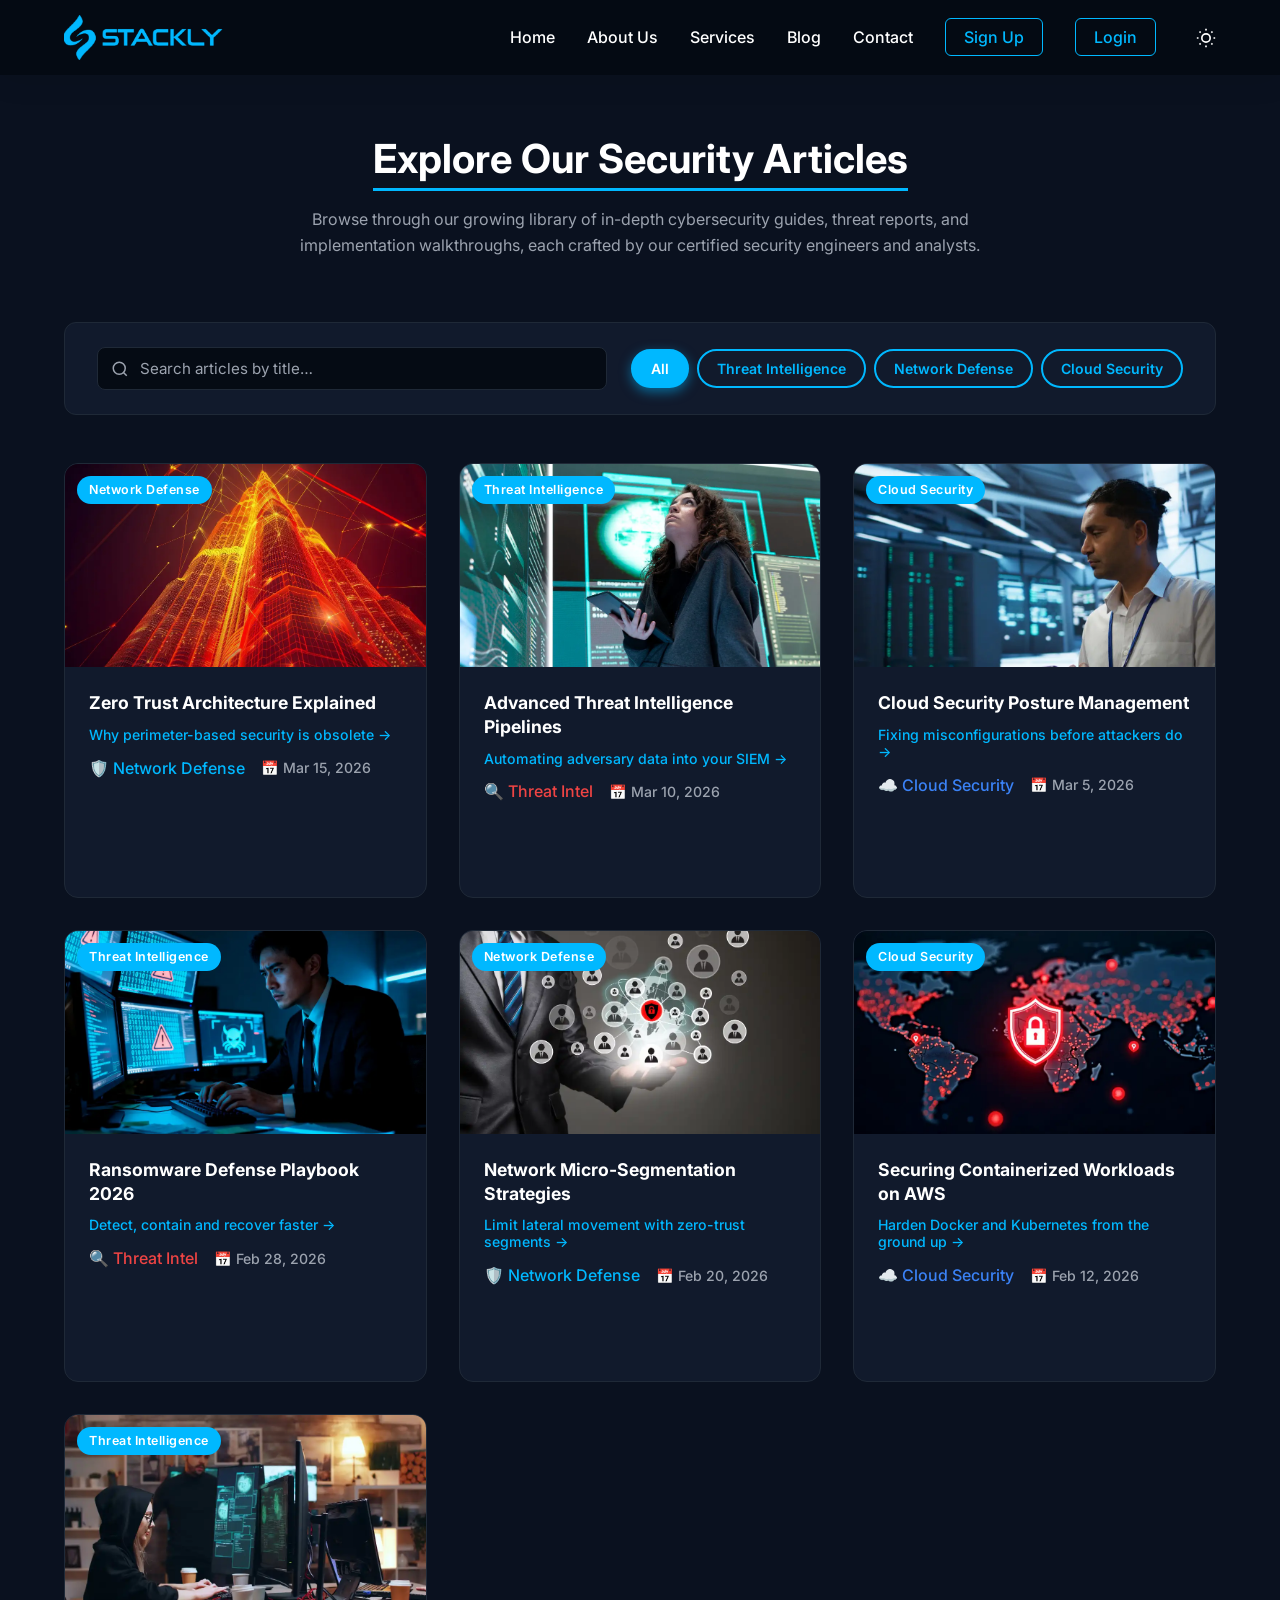
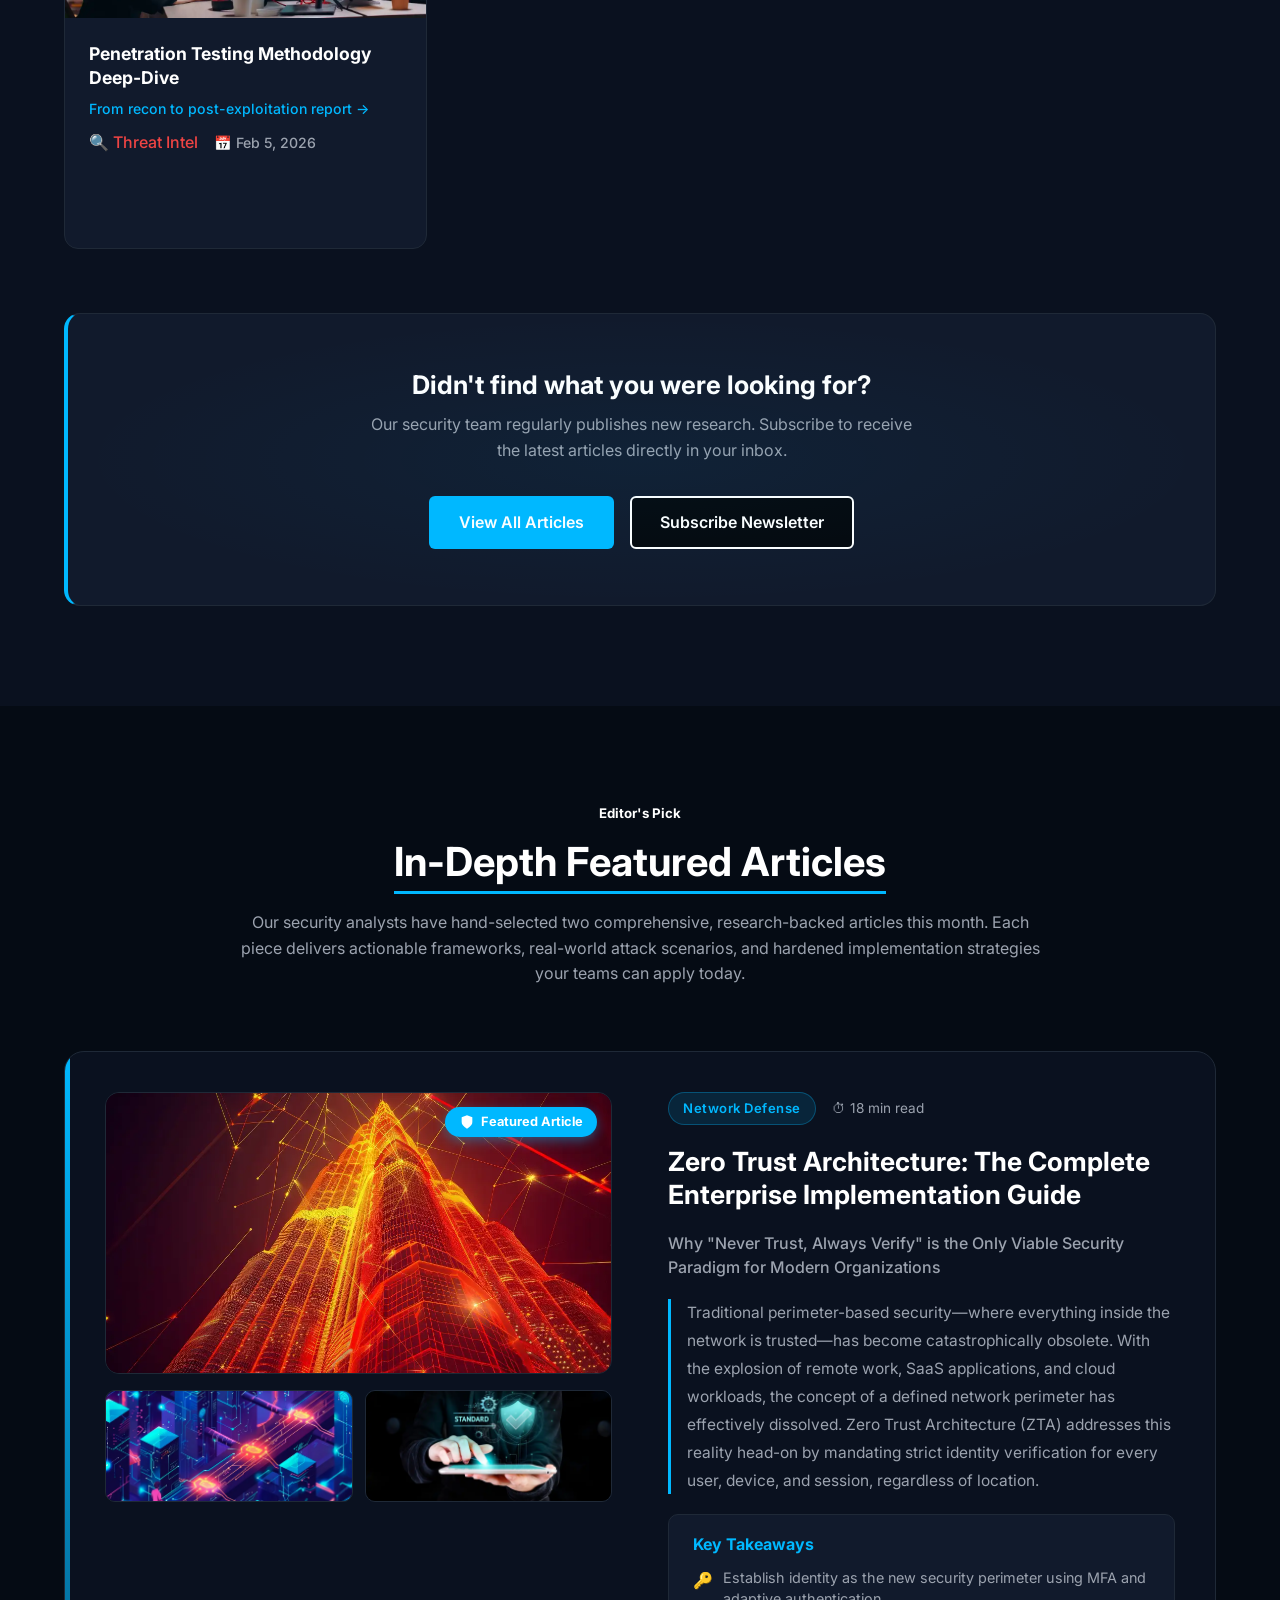
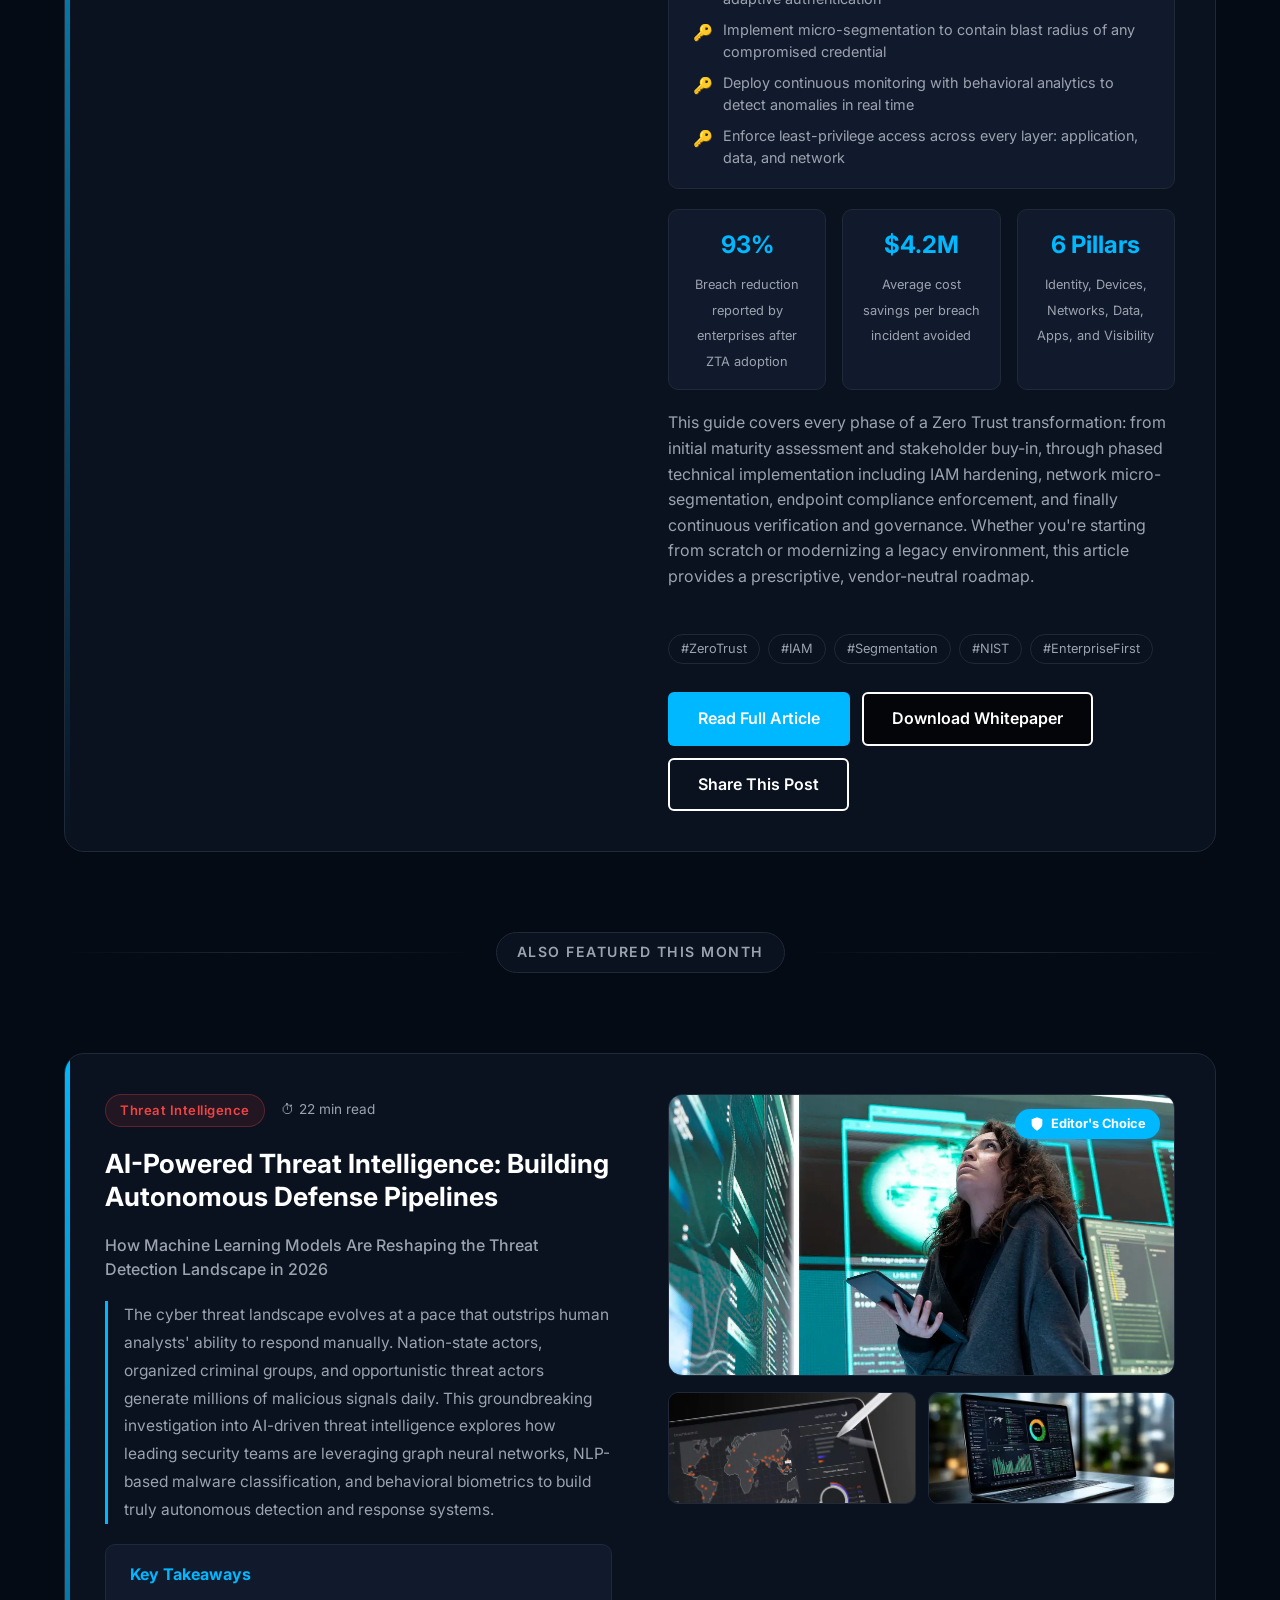
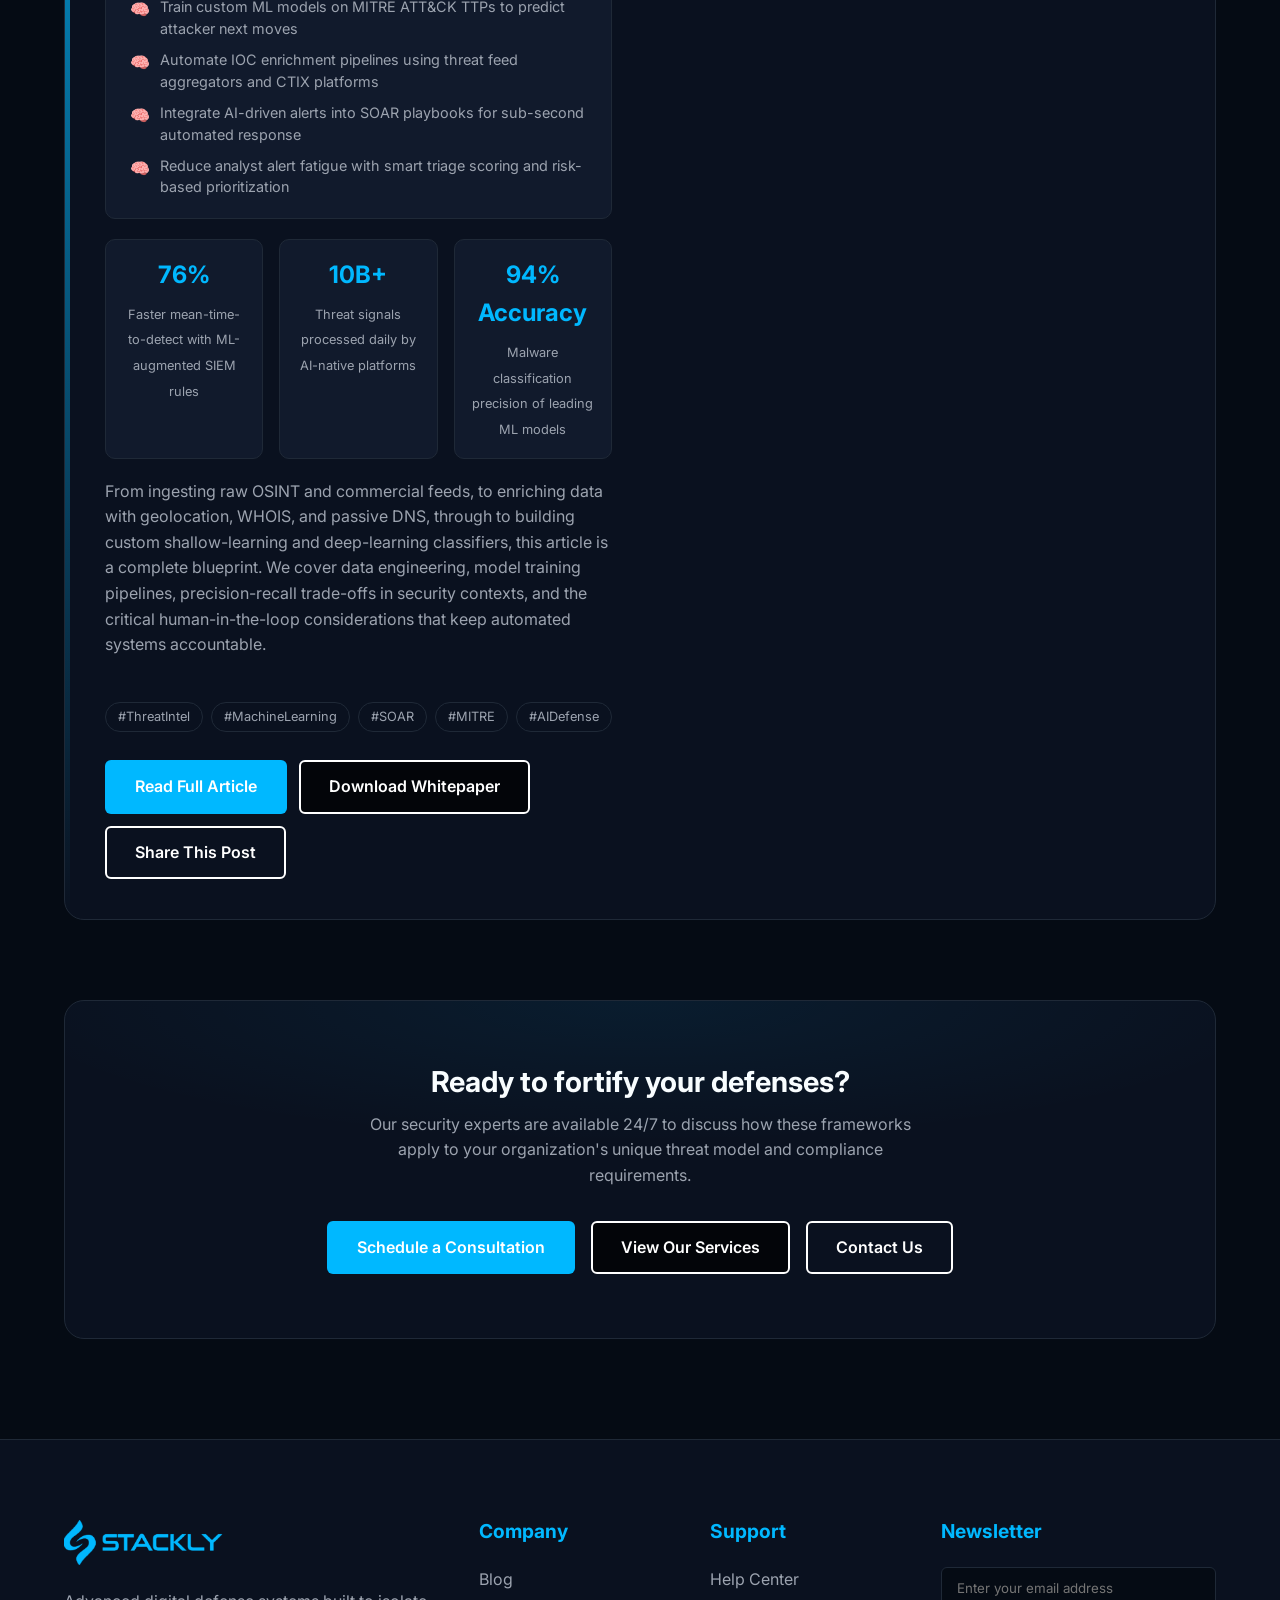
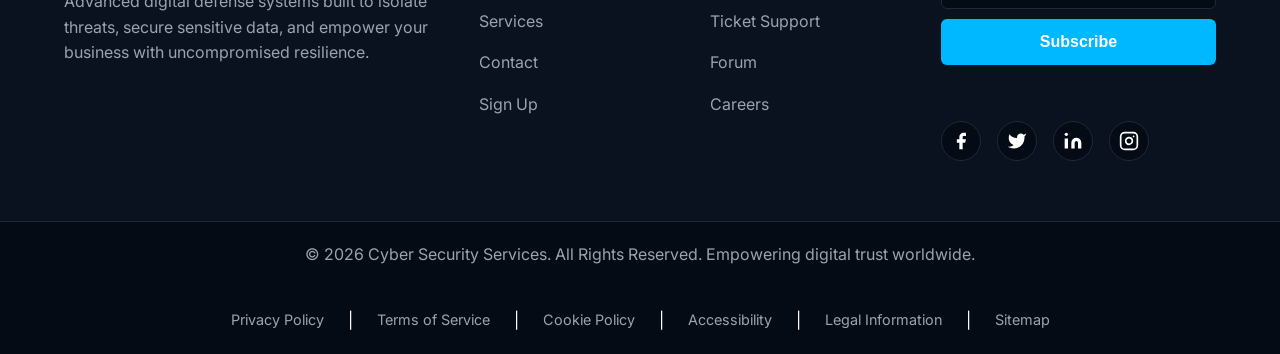
<file: pages/blog.html>
<!DOCTYPE html>
<html lang="en" data-theme="dark">
<head>
    <meta charset="UTF-8">
    <meta name="viewport" content="width=device-width, initial-scale=1.0">
    <title>Blog – Cyber Security Services</title>
    <meta name="description" content="Explore our cybersecurity blog for expert insights on threat intelligence, network defense, data encryption, cloud security, and more.">
    <link rel="icon" href="data:image/svg+xml,<svg xmlns='http://www.w3.org/2000/svg' viewBox='0 0 100 100'><text y='.9em' font-size='90'>🛡️</text></svg>">
    <link href="https://fonts.googleapis.com/css2?family=Inter:wght@300;400;500;600;700&display=swap" rel="stylesheet">
    <link rel="stylesheet" href="../css/style.css">
    <link rel="stylesheet" href="../css/blog.css">
</head>
<body>

    <!-- Global Page Loader -->
    <div class="loader-overlay" id="loader">
        <div class="loader-spinner"></div>
    </div>

    <!-- Scroll to Top Button -->
    <button id="scrollTopBtn" aria-label="Scroll to top" title="Scroll to top">
        <svg xmlns="http://www.w3.org/2000/svg" width="24" height="24" fill="none" stroke="currentColor" stroke-width="2" viewBox="0 0 24 24"><path d="M12 19V5M5 12l7-7 7 7"/></svg>
    </button>

    <!-- Header -->
    <header class="header" id="header">
        <div class="container header-container">
            <a href="../index.html" class="logo">
                <img src="../assets/Home1/Header/logo.webp" alt="Cyber Security Logo" id="headerLogo">
            </a>

            <!-- Desktop Nav -->
            <nav class="desktop-nav">
                <ul class="nav-links">
                    <li><a href="../index.html">Home</a></li>
                    <li><a href="./about.html">About Us</a></li>
                    <li><a href="./services.html">Services</a></li>
                    <li><a href="./blog.html">Blog</a></li>
                    <li><a href="./contact.html">Contact</a></li>
                    <li><a href="./signup.html" class="btn-nav-outline">Sign Up</a></li>
                    <li><a href="./login.html" class="btn-nav-outline">Login</a></li>
                </ul>
                <button class="theme-switch" id="themeSwitchBtn" aria-label="Toggle Theme" title="Switch Theme">
                    <svg class="sun-icon" xmlns="http://www.w3.org/2000/svg" width="20" height="20" viewBox="0 0 24 24" fill="none" stroke="currentColor" stroke-width="2"><circle cx="12" cy="12" r="5"/><path d="M12 1v2M12 21v2M4.2 4.2l1.4 1.4M18.4 18.4l1.4 1.4M1 12h2M21 12h2M4.2 19.8l1.4-1.4M18.4 5.6l1.4-1.4"/></svg>
                    <svg class="moon-icon" xmlns="http://www.w3.org/2000/svg" width="20" height="20" viewBox="0 0 24 24" fill="none" stroke="currentColor" stroke-width="2"><path d="M21 12.79A9 9 0 1 1 11.21 3 7 7 0 0 0 21 12.79z"/></svg>
                </button>
            </nav>

            <!-- Mobile Hamburger Button -->
            <button class="hamburger-btn" id="hamburgerBtn" aria-label="Open Mobile Menu">
                <span></span><span></span><span></span>
            </button>
        </div>
    </header>

    <!-- Hamburger Menu Overlay -->
    <div class="hamburger-overlay" id="hamburgerOverlay">
        <div class="hamburger-menu" id="hamburgerMenu">
            <button class="close-menu-btn" id="closeMenuBtn" aria-label="Close Mobile Menu">✕</button>
            <nav class="mobile-nav">
                <ul class="nav-links-mobile">
                    <li><a href="../index.html" class="mobile-nav-item">Home</a></li>
                    <li><a href="./about.html" class="mobile-nav-item">About Us</a></li>
                    <li><a href="./services.html" class="mobile-nav-item">Services</a></li>
                    <li><a href="./blog.html" class="mobile-nav-item">Blog</a></li>
                    <li><a href="./contact.html" class="mobile-nav-item">Contact</a></li>
                    <li><a href="./signup.html" class="mobile-nav-item btn-nav-outline-mobile">Sign Up</a></li>
                    <li><a href="./login.html" class="mobile-nav-item btn-nav-outline-mobile">Login</a></li>
                </ul>
                <button class="theme-switch theme-switch-mobile" id="mobileThemeSwitchBtn" aria-label="Toggle Theme">
                    <svg class="sun-icon" xmlns="http://www.w3.org/2000/svg" width="24" height="24" viewBox="0 0 24 24" fill="none" stroke="currentColor" stroke-width="2"><circle cx="12" cy="12" r="5"/><path d="M12 1v2M12 21v2M4.2 4.2l1.4 1.4M18.4 18.4l1.4 1.4M1 12h2M21 12h2M4.2 19.8l1.4-1.4M18.4 5.6l1.4-1.4"/></svg>
                    <svg class="moon-icon" xmlns="http://www.w3.org/2000/svg" width="24" height="24" viewBox="0 0 24 24" fill="none" stroke="currentColor" stroke-width="2"><path d="M21 12.79A9 9 0 1 1 11.21 3 7 7 0 0 0 21 12.79z"/></svg>
                </button>
            </nav>
        </div>
    </div>

    <main class="main-content">

        <!-- =====================================================
             SECTION 1 – ARTICLES GRID
             ===================================================== -->
        <section class="blog-grid-section" id="blog-grid">
            <div class="container">
                <!-- Section Header -->
                <div class="section-header fade-in-up">
                    <h1 class="live-underline">Explore Our Security Articles</h1>
                    <p>Browse through our growing library of in-depth cybersecurity guides, threat reports, and implementation walkthroughs, each crafted by our certified security engineers and analysts.</p>
                </div>

                <!-- Search + Filter Bar -->
                <div class="blog-controls fade-in-up">
                    <div class="blog-search-wrap">
                        <svg class="search-icon" xmlns="http://www.w3.org/2000/svg" width="18" height="18" fill="none" stroke="currentColor" stroke-width="2" viewBox="0 0 24 24"><circle cx="11" cy="11" r="8"/><path d="M21 21l-4.35-4.35"/></svg>
                        <input type="text" id="blogSearchInput" placeholder="Search articles by title…" aria-label="Search articles">
                    </div>
                    <div class="blog-filter-tabs" id="blogFilterTabs" role="group" aria-label="Filter by category">
                        <button class="filter-tab active" data-cat="all">All</button>
                        <button class="filter-tab" data-cat="threat-intelligence">Threat Intelligence</button>
                        <button class="filter-tab" data-cat="network-defense">Network Defense</button>
                        <button class="filter-tab" data-cat="cloud-security">Cloud Security</button>
                    </div>
                </div>

                <!-- No Results Message -->
                <p class="no-results-msg" id="noResultsMsg" style="display:none;">No articles found matching your search.</p>

                <!-- Articles Grid (7 cards) -->
                <div class="articles-grid" id="articlesGrid">

                    <!-- Card 1 -->
                    <article class="article-card fade-in-up" style="transition-delay:0.1s;" data-title="Zero Trust Architecture Explained" data-cat="network-defense">
                        <div class="article-img-wrap">
                            <img src="../assets/Blog/Grids/1.webp" alt="Zero Trust Architecture">
                            <span class="article-category-badge">Network Defense</span>
                        </div>
                        <div class="article-body">
                            <h1 class="article-title">Zero Trust Architecture Explained</h1>
                            <h3 class="article-link"><a href="./error.html">Why perimeter-based security is obsolete →</a></h3>
                            <div class="article-meta">
                                <span class="meta-icon meta-shield">🛡️ Network Defense</span>
                                <span class="meta-icon meta-date">📅 Mar 15, 2026</span>
                            </div>
                            <div class="article-actions">
                                <a href="./error.html" class="btn btn-primary btn-sm">Read More</a>
                            </div>
                        </div>
                    </article>

                    <!-- Card 2 -->
                    <article class="article-card fade-in-up" style="transition-delay:0.2s;" data-title="Advanced Threat Intelligence Pipelines" data-cat="threat-intelligence">
                        <div class="article-img-wrap">
                            <img src="../assets/Blog/Grids/2.webp" alt="Threat Intelligence">
                            <span class="article-category-badge">Threat Intelligence</span>
                        </div>
                        <div class="article-body">
                            <h1 class="article-title">Advanced Threat Intelligence Pipelines</h1>
                            <h3 class="article-link"><a href="./error.html">Automating adversary data into your SIEM →</a></h3>
                            <div class="article-meta">
                                <span class="meta-icon meta-threat">🔍 Threat Intel</span>
                                <span class="meta-icon meta-date">📅 Mar 10, 2026</span>
                            </div>
                            <div class="article-actions">
                                <a href="./error.html" class="btn btn-primary btn-sm">Read More</a>
                            </div>
                        </div>
                    </article>

                    <!-- Card 3 -->
                    <article class="article-card fade-in-up" style="transition-delay:0.3s;" data-title="Cloud Security Posture Management" data-cat="cloud-security">
                        <div class="article-img-wrap">
                            <img src="../assets/Blog/Grids/3.webp" alt="Cloud Security">
                            <span class="article-category-badge">Cloud Security</span>
                        </div>
                        <div class="article-body">
                            <h1 class="article-title">Cloud Security Posture Management</h1>
                            <h3 class="article-link"><a href="./error.html">Fixing misconfigurations before attackers do →</a></h3>
                            <div class="article-meta">
                                <span class="meta-icon meta-cloud">☁️ Cloud Security</span>
                                <span class="meta-icon meta-date">📅 Mar 5, 2026</span>
                            </div>
                            <div class="article-actions">
                                <a href="./error.html" class="btn btn-primary btn-sm">Read More</a>
                            </div>
                        </div>
                    </article>

                    <!-- Card 4 -->
                    <article class="article-card fade-in-up" style="transition-delay:0.4s;" data-title="Ransomware Defense Playbook 2026" data-cat="threat-intelligence">
                        <div class="article-img-wrap">
                            <img src="../assets/Blog/Grids/4.webp" alt="Ransomware Defense">
                            <span class="article-category-badge">Threat Intelligence</span>
                        </div>
                        <div class="article-body">
                            <h1 class="article-title">Ransomware Defense Playbook 2026</h1>
                            <h3 class="article-link"><a href="./error.html">Detect, contain and recover faster →</a></h3>
                            <div class="article-meta">
                                <span class="meta-icon meta-threat">🔍 Threat Intel</span>
                                <span class="meta-icon meta-date">📅 Feb 28, 2026</span>
                            </div>
                            <div class="article-actions">
                                <a href="./error.html" class="btn btn-primary btn-sm">Read More</a>
                            </div>
                        </div>
                    </article>

                    <!-- Card 5 -->
                    <article class="article-card fade-in-up" style="transition-delay:0.5s;" data-title="Network Micro-Segmentation Strategies" data-cat="network-defense">
                        <div class="article-img-wrap">
                            <img src="../assets/Blog/Grids/5.webp" alt="Network Micro-Segmentation">
                            <span class="article-category-badge">Network Defense</span>
                        </div>
                        <div class="article-body">
                            <h1 class="article-title">Network Micro-Segmentation Strategies</h1>
                            <h3 class="article-link"><a href="./error.html">Limit lateral movement with zero-trust segments →</a></h3>
                            <div class="article-meta">
                                <span class="meta-icon meta-shield">🛡️ Network Defense</span>
                                <span class="meta-icon meta-date">📅 Feb 20, 2026</span>
                            </div>
                            <div class="article-actions">
                                <a href="./error.html" class="btn btn-primary btn-sm">Read More</a>
                            </div>
                        </div>
                    </article>

                    <!-- Card 6 -->
                    <article class="article-card fade-in-up" style="transition-delay:0.6s;" data-title="Securing Containerized Workloads on AWS" data-cat="cloud-security">
                        <div class="article-img-wrap">
                            <img src="../assets/Blog/Grids/6.webp" alt="Container Security">
                            <span class="article-category-badge">Cloud Security</span>
                        </div>
                        <div class="article-body">
                            <h1 class="article-title">Securing Containerized Workloads on AWS</h1>
                            <h3 class="article-link"><a href="./error.html">Harden Docker and Kubernetes from the ground up →</a></h3>
                            <div class="article-meta">
                                <span class="meta-icon meta-cloud">☁️ Cloud Security</span>
                                <span class="meta-icon meta-date">📅 Feb 12, 2026</span>
                            </div>
                            <div class="article-actions">
                                <a href="./error.html" class="btn btn-primary btn-sm">Read More</a>
                            </div>
                        </div>
                    </article>

                    <!-- Card 7 -->
                    <article class="article-card fade-in-up" style="transition-delay:0.7s;" data-title="Penetration Testing Methodology Deep-Dive" data-cat="threat-intelligence">
                        <div class="article-img-wrap">
                            <img src="../assets/Blog/Grids/7.webp" alt="Penetration Testing">
                            <span class="article-category-badge">Threat Intelligence</span>
                        </div>
                        <div class="article-body">
                            <h1 class="article-title">Penetration Testing Methodology Deep-Dive</h1>
                            <h3 class="article-link"><a href="./error.html">From recon to post-exploitation report →</a></h3>
                            <div class="article-meta">
                                <span class="meta-icon meta-threat">🔍 Threat Intel</span>
                                <span class="meta-icon meta-date">📅 Feb 5, 2026</span>
                            </div>
                            <div class="article-actions">
                                <a href="./error.html" class="btn btn-primary btn-sm">Read More</a>
                            </div>
                        </div>
                    </article>

                </div><!-- /articles-grid -->

                <!-- Bottom CTA -->
                <div class="blog-grid-cta fade-in-up">
                    <h3>Didn't find what you were looking for?</h3>
                    <p>Our security team regularly publishes new research. Subscribe to receive the latest articles directly in your inbox.</p>
                    <div class="blog-cta-btns">
                        <a href="./error.html" class="btn btn-primary">View All Articles</a>
                        <a href="./error.html" class="btn btn-secondary">Subscribe Newsletter</a>
                    </div>
                </div>

            </div>
        </section>

        <!-- =====================================================
             SECTION 2 – FEATURED ARTICLE DEEP-DIVES
             ===================================================== -->
        <section class="blog-featured-section" id="blog-featured">
            <div class="container">
                <!-- Section Header -->
                <div class="section-header fade-in-up">
                    <h5 class="sub-heading-blog">Editor's Pick</h5>
                    <h1 class="live-underline">In-Depth Featured Articles</h1>
                    <p>Our security analysts have hand-selected two comprehensive, research-backed articles this month. Each piece delivers actionable frameworks, real-world attack scenarios, and hardened implementation strategies your teams can apply today.</p>
                </div>

                <!-- Featured Articles Wrapper -->
                <div class="featured-articles-wrap">

                    <!-- Featured Article 1 -->
                    <div class="featured-article fade-in-up" style="transition-delay:0.1s;">
                        <div class="featured-article-img-col">
                            <div class="featured-img-frame">
                                <img src="../assets/Blog/Grids/1.webp" alt="Zero Trust Architecture" class="featured-main-img">
                                <div class="featured-img-badge">
                                    <svg xmlns="http://www.w3.org/2000/svg" width="16" height="16" fill="currentColor" viewBox="0 0 24 24"><path d="M12 22s8-4 8-10V5l-8-3-8 3v7c0 6 8 10 8 10z"/></svg>
                                    Featured Article
                                </div>
                                <div class="featured-img-overlay">
                                    <p>A complete enterprise implementation walkthrough from perimeter dissolution to continuous identity verification.</p>
                                    <a href="./error.html" class="btn btn-primary btn-sm">Read Now</a>
                                    <a href="./error.html" class="btn btn-outline-light btn-sm">Download Guide</a>
                                </div>
                            </div>
                            <!-- Side Image Gallery -->
                            <div class="featured-img-gallery">
                                <div class="gallery-thumb">
                                    <img src="../assets/Blog/Grids/8.webp" alt="Network Diagram">
                                    <div class="thumb-hover">
                                        <p>Network Architecture</p>
                                        <a href="./error.html" class="btn btn-primary btn-sm">View</a>
                                    </div>
                                </div>
                                <div class="gallery-thumb">
                                    <img src="../assets/Blog/Grids/9.webp" alt="Security Framework">
                                    <div class="thumb-hover">
                                        <p>Security Framework</p>
                                        <a href="./error.html" class="btn btn-primary btn-sm">View</a>
                                    </div>
                                </div>
                            </div>
                        </div>

                        <div class="featured-article-content-col">
                            <div class="featured-article-header">
                                <span class="featured-cat-tag">Network Defense</span>
                                <span class="featured-read-time">⏱ 18 min read</span>
                            </div>
                            <h1 class="featured-article-title">Zero Trust Architecture: The Complete Enterprise Implementation Guide</h1>
                            <h3 class="featured-article-subtitle">Why "Never Trust, Always Verify" is the Only Viable Security Paradigm for Modern Organizations</h3>
                            <p class="featured-article-intro">Traditional perimeter-based security—where everything inside the network is trusted—has become catastrophically obsolete. With the explosion of remote work, SaaS applications, and cloud workloads, the concept of a defined network perimeter has effectively dissolved. Zero Trust Architecture (ZTA) addresses this reality head-on by mandating strict identity verification for every user, device, and session, regardless of location.</p>

                            <div class="featured-article-key-points">
                                <h4>Key Takeaways</h4>
                                <ul class="fkp-list">
                                    <li><span class="fkp-icon">🔑</span><span>Establish identity as the new security perimeter using MFA and adaptive authentication</span></li>
                                    <li><span class="fkp-icon">🔑</span><span>Implement micro-segmentation to contain blast radius of any compromised credential</span></li>
                                    <li><span class="fkp-icon">🔑</span><span>Deploy continuous monitoring with behavioral analytics to detect anomalies in real time</span></li>
                                    <li><span class="fkp-icon">🔑</span><span>Enforce least-privilege access across every layer: application, data, and network</span></li>
                                </ul>
                            </div>

                            <div class="featured-article-stats-row">
                                <div class="fas-stat">
                                    <strong>93%</strong>
                                    <span>Breach reduction reported by enterprises after ZTA adoption</span>
                                </div>
                                <div class="fas-stat">
                                    <strong>$4.2M</strong>
                                    <span>Average cost savings per breach incident avoided</span>
                                </div>
                                <div class="fas-stat">
                                    <strong>6 Pillars</strong>
                                    <span>Identity, Devices, Networks, Data, Apps, and Visibility</span>
                                </div>
                            </div>

                            <p>This guide covers every phase of a Zero Trust transformation: from initial maturity assessment and stakeholder buy-in, through phased technical implementation including IAM hardening, network micro-segmentation, endpoint compliance enforcement, and finally continuous verification and governance. Whether you're starting from scratch or modernizing a legacy environment, this article provides a prescriptive, vendor-neutral roadmap.</p>

                            <div class="featured-article-tags">
                                <span class="article-tag">#ZeroTrust</span>
                                <span class="article-tag">#IAM</span>
                                <span class="article-tag">#Segmentation</span>
                                <span class="article-tag">#NIST</span>
                                <span class="article-tag">#EnterpriseFirst</span>
                            </div>

                            <div class="featured-article-cta">
                                <a href="./error.html" class="btn btn-primary">Read Full Article</a>
                                <a href="./error.html" class="btn btn-secondary">Download Whitepaper</a>
                                <a href="./error.html" class="btn btn-outline-light">Share This Post</a>
                            </div>
                        </div>
                    </div>

                    <!-- Divider -->
                    <div class="featured-divider fade-in-up">
                        <span class="divider-label">Also Featured This Month</span>
                    </div>

                    <!-- Featured Article 2 -->
                    <div class="featured-article featured-article-reverse fade-in-up" style="transition-delay:0.2s;">
                        <div class="featured-article-img-col">
                            <div class="featured-img-frame">
                                <img src="../assets/Blog/Grids/2.webp" alt="Threat Intelligence Pipelines" class="featured-main-img">
                                <div class="featured-img-badge">
                                    <svg xmlns="http://www.w3.org/2000/svg" width="16" height="16" fill="currentColor" viewBox="0 0 24 24"><path d="M12 22s8-4 8-10V5l-8-3-8 3v7c0 6 8 10 8 10z"/></svg>
                                    Editor's Choice
                                </div>
                                <div class="featured-img-overlay">
                                    <p>Building machine-learning pipelines that predict attacker behaviour and proactively harden your infrastructure before strikes land.</p>
                                    <a href="./error.html" class="btn btn-primary btn-sm">Read Now</a>
                                    <a href="./error.html" class="btn btn-outline-light btn-sm">Download Guide</a>
                                </div>
                            </div>
                            <!-- Side Image Gallery -->
                            <div class="featured-img-gallery">
                                <div class="gallery-thumb">
                                    <img src="../assets/Blog/Grids/10.webp" alt="Threat Map">
                                    <div class="thumb-hover">
                                        <p>Threat Mapping</p>
                                        <a href="./error.html" class="btn btn-primary btn-sm">View</a>
                                    </div>
                                </div>
                                <div class="gallery-thumb">
                                    <img src="../assets/Blog/Grids/11.webp" alt="SIEM Dashboard">
                                    <div class="thumb-hover">
                                        <p>SIEM Analytics</p>
                                        <a href="./error.html" class="btn btn-primary btn-sm">View</a>
                                    </div>
                                </div>
                            </div>
                        </div>

                        <div class="featured-article-content-col">
                            <div class="featured-article-header">
                                <span class="featured-cat-tag cat-threat">Threat Intelligence</span>
                                <span class="featured-read-time">⏱ 22 min read</span>
                            </div>
                            <h1 class="featured-article-title">AI-Powered Threat Intelligence: Building Autonomous Defense Pipelines</h1>
                            <h3 class="featured-article-subtitle">How Machine Learning Models Are Reshaping the Threat Detection Landscape in 2026</h3>
                            <p class="featured-article-intro">The cyber threat landscape evolves at a pace that outstrips human analysts' ability to respond manually. Nation-state actors, organized criminal groups, and opportunistic threat actors generate millions of malicious signals daily. This groundbreaking investigation into AI-driven threat intelligence explores how leading security teams are leveraging graph neural networks, NLP-based malware classification, and behavioral biometrics to build truly autonomous detection and response systems.</p>

                            <div class="featured-article-key-points">
                                <h4>Key Takeaways</h4>
                                <ul class="fkp-list">
                                    <li><span class="fkp-icon">🧠</span><span>Train custom ML models on MITRE ATT&amp;CK TTPs to predict attacker next moves</span></li>
                                    <li><span class="fkp-icon">🧠</span><span>Automate IOC enrichment pipelines using threat feed aggregators and CTIX platforms</span></li>
                                    <li><span class="fkp-icon">🧠</span><span>Integrate AI-driven alerts into SOAR playbooks for sub-second automated response</span></li>
                                    <li><span class="fkp-icon">🧠</span><span>Reduce analyst alert fatigue with smart triage scoring and risk-based prioritization</span></li>
                                </ul>
                            </div>

                            <div class="featured-article-stats-row">
                                <div class="fas-stat">
                                    <strong>76%</strong>
                                    <span>Faster mean-time-to-detect with ML-augmented SIEM rules</span>
                                </div>
                                <div class="fas-stat">
                                    <strong>10B+</strong>
                                    <span>Threat signals processed daily by AI-native platforms</span>
                                </div>
                                <div class="fas-stat">
                                    <strong>94% Accuracy</strong>
                                    <span>Malware classification precision of leading ML models</span>
                                </div>
                            </div>

                            <p>From ingesting raw OSINT and commercial feeds, to enriching data with geolocation, WHOIS, and passive DNS, through to building custom shallow-learning and deep-learning classifiers, this article is a complete blueprint. We cover data engineering, model training pipelines, precision-recall trade-offs in security contexts, and the critical human-in-the-loop considerations that keep automated systems accountable.</p>

                            <div class="featured-article-tags">
                                <span class="article-tag">#ThreatIntel</span>
                                <span class="article-tag">#MachineLearning</span>
                                <span class="article-tag">#SOAR</span>
                                <span class="article-tag">#MITRE</span>
                                <span class="article-tag">#AIDefense</span>
                            </div>

                            <div class="featured-article-cta">
                                <a href="./error.html" class="btn btn-primary">Read Full Article</a>
                                <a href="./error.html" class="btn btn-secondary">Download Whitepaper</a>
                                <a href="./error.html" class="btn btn-outline-light">Share This Post</a>
                            </div>
                        </div>
                    </div>
                </div><!-- /featured-articles-wrap -->

                <!-- Section Footer Note -->
                <div class="featured-footer-note fade-in-up">
                    <h3>Ready to fortify your defenses?</h3>
                    <p>Our security experts are available 24/7 to discuss how these frameworks apply to your organization's unique threat model and compliance requirements.</p>
                    <div class="featured-footer-btns">
                        <a href="./error.html" class="btn btn-primary">Schedule a Consultation</a>
                        <a href="./error.html" class="btn btn-secondary">View Our Services</a>
                        <a href="./contact.html" class="btn btn-outline-light">Contact Us</a>
                    </div>
                </div>

            </div>
        </section>

    </main>

    <!-- Footer -->
    <footer class="footer">
        <div class="container footer-grid">
            <!-- Col 1 -->
            <div class="footer-col col-brand">
                <a href="../index.html" class="footer-logo">
                    <img src="../assets/Home1/Header/logo.webp" alt="Cyber Security Logo" id="footerLogoImage">
                </a>
                <p>Advanced digital defense systems built to isolate threats, secure sensitive data, and empower your business with uncompromised resilience.</p>
            </div>

            <!-- Col 2 -->
            <div class="footer-col col-links">
                <h3 class="footer-heading">Company</h3>
                <ul>
                    <li><a href="./blog.html">Blog</a></li>
                    <li><a href="./services.html">Services</a></li>
                    <li><a href="./contact.html">Contact</a></li>
                    <li><a href="./signup.html">Sign Up</a></li>
                </ul>
            </div>

            <!-- Col 3 -->
            <div class="footer-col col-links">
                <h3 class="footer-heading">Support</h3>
                <ul>
                    <li><a href="./error.html">Help Center</a></li>
                    <li><a href="./error.html">Ticket Support</a></li>
                    <li><a href="./error.html">Forum</a></li>
                    <li><a href="./error.html">Careers</a></li>
                </ul>
            </div>

            <!-- Col 4 -->
            <div class="footer-col col-newsletter">
                <h3 class="footer-heading">Newsletter</h3>
                <form id="newsletterForm" class="newsletter-form">
                    <div class="input-group">
                        <input type="email" id="emailInput" placeholder="Enter your email address" required>
                        <button type="submit" class="btn btn-primary" aria-label="Subscribe">Subscribe</button>
                    </div>
                    <span id="emailError" class="error-message"></span>
                </form>

                <div class="social-links mt-4">
                    <a href="./error.html" class="social-icon" aria-label="Facebook">
                        <svg xmlns="http://www.w3.org/2000/svg" width="20" height="20" viewBox="0 0 24 24" fill="currentColor"><path d="M18 2h-3a5 5 0 0 0-5 5v3H7v4h3v8h4v-8h3l1-4h-4V7a1 1 0 0 1 1-1h3z"></path></svg>
                    </a>
                    <a href="./error.html" class="social-icon" aria-label="Twitter">
                        <svg xmlns="http://www.w3.org/2000/svg" width="20" height="20" viewBox="0 0 24 24" fill="currentColor"><path d="M23 3a10.9 10.9 0 0 1-3.14 1.53 4.48 4.48 0 0 0-7.86 3v1A10.66 10.66 0 0 1 3 4s-4 9 5 13a11.64 11.64 0 0 1-7 2c9 5 20 0 20-11.5a4.5 4.5 0 0 0-.08-.83A7.72 7.72 0 0 0 23 3z"></path></svg>
                    </a>
                    <a href="./error.html" class="social-icon" aria-label="LinkedIn">
                        <svg xmlns="http://www.w3.org/2000/svg" width="20" height="20" viewBox="0 0 24 24" fill="currentColor"><path d="M16 8a6 6 0 0 1 6 6v7h-4v-7a2 2 0 0 0-2-2 2 2 0 0 0-2 2v7h-4v-7a6 6 0 0 1 6-6z"></path><rect x="2" y="9" width="4" height="12"></rect><circle cx="4" cy="4" r="2"></circle></svg>
                    </a>
                    <a href="./error.html" class="social-icon" aria-label="Instagram">
                        <svg xmlns="http://www.w3.org/2000/svg" width="20" height="20" viewBox="0 0 24 24" fill="none" stroke="currentColor" stroke-width="2" stroke-linecap="round" stroke-linejoin="round"><rect x="2" y="2" width="20" height="20" rx="5" ry="5"></rect><path d="M16 11.37A4 4 0 1 1 12.63 8 4 4 0 0 1 16 11.37z"></path><line x1="17.5" y1="6.5" x2="17.51" y2="6.5"></line></svg>
                    </a>
                </div>
            </div>
        </div>

        <!-- Mini Footer -->
        <div class="mini-footer">
            <div class="container mini-footer-flex">
                <p>&copy; 2026 Cyber Security Services. All Rights Reserved. Empowering digital trust worldwide.</p>
                <div class="legal-links">
                    <a href="./error.html">Privacy Policy</a>
                    <span class="separator">|</span>
                    <a href="./error.html">Terms of Service</a>
                    <span class="separator">|</span>
                    <a href="./error.html">Cookie Policy</a>
                    <span class="separator">|</span>
                    <a href="./error.html">Accessibility</a>
                    <span class="separator">|</span>
                    <a href="./error.html">Legal Information</a>
                    <span class="separator">|</span>
                    <a href="./error.html">Sitemap</a>
                </div>
            </div>
        </div>
    </footer>

    <!-- Scripts -->
    <script>
        // ── 1. Theme ──────────────────────────────────────────────────────────
        const htmlDoc = document.documentElement;
        const themeBtn = document.getElementById('themeSwitchBtn');
        const themeMobileBtn = document.getElementById('mobileThemeSwitchBtn');
        const sunIcons = document.querySelectorAll('.sun-icon');
        const moonIcons = document.querySelectorAll('.moon-icon');

        function applyTheme(theme) {
            htmlDoc.setAttribute('data-theme', theme);
            localStorage.setItem('site_theme', theme);
            if (theme === 'dark') {
                sunIcons.forEach(i => i.style.display = 'block');
                moonIcons.forEach(i => i.style.display = 'none');
            } else {
                sunIcons.forEach(i => i.style.display = 'none');
                moonIcons.forEach(i => i.style.display = 'block');
            }
        }
        const savedTheme = localStorage.getItem('site_theme') || 'dark';
        applyTheme(savedTheme);

        function toggleTheme() {
            const cur = htmlDoc.getAttribute('data-theme');
            applyTheme(cur === 'dark' ? 'light' : 'dark');
        }
        themeBtn.addEventListener('click', toggleTheme);
        themeMobileBtn.addEventListener('click', toggleTheme);


        // ── 2. Loader ─────────────────────────────────────────────────────────
        const loader = document.getElementById('loader');

        function hideLoader() {
            loader.style.opacity = '0';
            setTimeout(() => { loader.style.display = 'none'; }, 500);
        }
        function showLoader() {
            loader.style.display = 'flex';
            void loader.offsetWidth;
            loader.style.opacity = '1';
        }
        window.addEventListener('load', hideLoader);
        window.addEventListener('pageshow', (e) => { if (e.persisted) hideLoader(); });
        document.querySelectorAll('a[href]').forEach(link => {
            link.addEventListener('click', (e) => {
                const href = link.getAttribute('href');
                const target = link.getAttribute('target');
                if (href && !href.startsWith('#') && !href.startsWith('javascript:') && target !== '_blank') {
                    showLoader();
                }
            });
        });


        // ── 3. Header scroll & Scroll-to-Top ─────────────────────────────────
        const header = document.getElementById('header');
        const scrollTopBtn = document.getElementById('scrollTopBtn');

        function updateHeaderHeight() {
            htmlDoc.style.setProperty('--header-height', `${header.offsetHeight}px`);
        }
        updateHeaderHeight();
        window.addEventListener('resize', updateHeaderHeight);

        window.addEventListener('scroll', () => {
            if (window.scrollY > 50) {
                header.classList.add('scrolled');
                scrollTopBtn.classList.add('visible');
            } else {
                header.classList.remove('scrolled');
                scrollTopBtn.classList.remove('visible');
            }
        });
        scrollTopBtn.addEventListener('click', () => window.scrollTo({ top: 0, behavior: 'smooth' }));


        // ── 4. Hamburger Menu ─────────────────────────────────────────────────
        const hamburgerBtn = document.getElementById('hamburgerBtn');
        const closeMenuBtn = document.getElementById('closeMenuBtn');
        const hamburgerOverlay = document.getElementById('hamburgerOverlay');
        const hamburgerMenu = document.getElementById('hamburgerMenu');

        function openMobileMenu() {
            hamburgerOverlay.classList.add('active');
            hamburgerMenu.classList.add('active');
            document.body.style.overflow = 'hidden';
        }
        function closeMobileMenu() {
            hamburgerOverlay.classList.remove('active');
            hamburgerMenu.classList.remove('active');
            document.body.style.overflow = '';
        }
        hamburgerBtn.addEventListener('click', openMobileMenu);
        closeMenuBtn.addEventListener('click', closeMobileMenu);
        hamburgerOverlay.addEventListener('click', (e) => { if (e.target === hamburgerOverlay) closeMobileMenu(); });


        // ── 5. Fade-In on Scroll ──────────────────────────────────────────────
        const fadeEls = document.querySelectorAll('.fade-in-up');
        const fadeObs = new IntersectionObserver((entries, obs) => {
            entries.forEach(entry => {
                if (entry.isIntersecting) {
                    entry.target.classList.add('visible');
                    obs.unobserve(entry.target);
                }
            });
        }, { threshold: 0.1, rootMargin: '0px 0px -50px 0px' });
        fadeEls.forEach(el => fadeObs.observe(el));


        // ── 6. Count-Up ───────────────────────────────────────────────────────
        const countEls = document.querySelectorAll('.count-up');
        let counted = false;
        const countObs = new IntersectionObserver((entries) => {
            if (entries[0].isIntersecting && !counted) {
                counted = true;
                countEls.forEach(el => {
                    const target = parseFloat(el.getAttribute('data-val'));
                    const isDecimal = target % 1 !== 0;
                    const steps = 60;
                    const stepVal = target / steps;
                    let cur = 0;
                    const timer = setInterval(() => {
                        cur += stepVal;
                        if (cur >= target) { cur = target; clearInterval(timer); }
                        el.innerText = isDecimal ? cur.toFixed(1) : Math.floor(cur);
                    }, 2000 / steps);
                });
            }
        }, { threshold: 0.5 });
        const heroSection = document.getElementById('blog-hero');
        if (heroSection) countObs.observe(heroSection);


        // ── 7. Newsletter ─────────────────────────────────────────────────────
        const newsletterForm = document.getElementById('newsletterForm');
        const emailInput = document.getElementById('emailInput');
        const emailError = document.getElementById('emailError');

        newsletterForm.addEventListener('submit', (e) => {
            e.preventDefault();
            const email = emailInput.value.trim();
            const reg = /^[^\s@]+@[^\s@]+\.[^\s@]+$/;
            emailError.innerText = '';
            if (!email) {
                emailError.innerText = 'Email is required.';
            } else if (!reg.test(email)) {
                emailError.innerText = 'Please enter a valid email address.';
            } else {
                window.location.href = './error.html';
            }
        });


        // ── 8. Blog Search & Filter ───────────────────────────────────────────
        const searchInput = document.getElementById('blogSearchInput');
        const filterTabs = document.querySelectorAll('.filter-tab');
        const articleCards = document.querySelectorAll('.article-card');
        const noResults = document.getElementById('noResultsMsg');

        let activeCat = 'all';

        function filterArticles() {
            const query = searchInput.value.toLowerCase().trim();
            let visible = 0;

            articleCards.forEach(card => {
                const title = card.getAttribute('data-title').toLowerCase();
                const cat = card.getAttribute('data-cat');

                const matchesSearch = title.includes(query);
                const matchesCat = activeCat === 'all' || cat === activeCat;

                if (matchesSearch && matchesCat) {
                    card.style.display = '';
                    visible++;
                } else {
                    card.style.display = 'none';
                }
            });

            noResults.style.display = visible === 0 ? 'block' : 'none';
        }

        searchInput.addEventListener('input', filterArticles);

        filterTabs.forEach(tab => {
            tab.addEventListener('click', () => {
                filterTabs.forEach(t => t.classList.remove('active'));
                tab.classList.add('active');
                activeCat = tab.getAttribute('data-cat');
                filterArticles();
            });
        });

    </script>
</body>
</html>
</file>
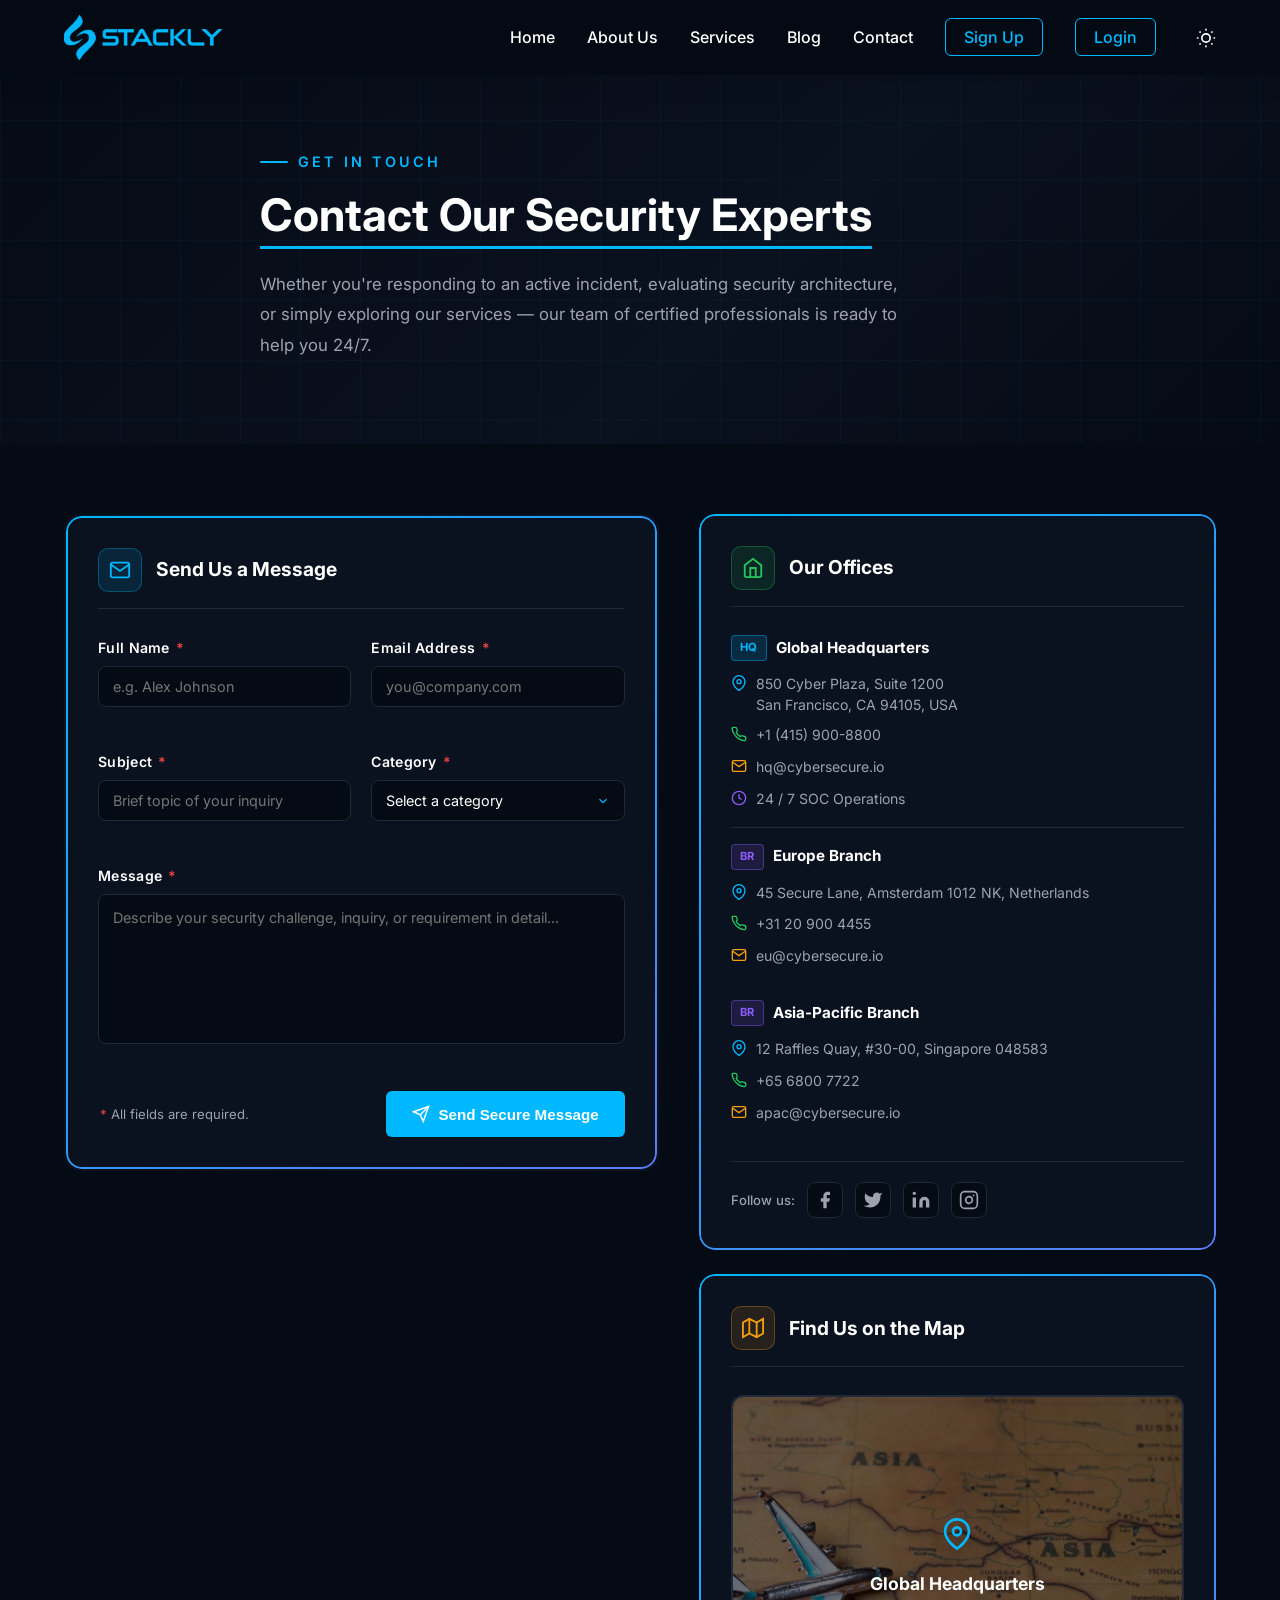
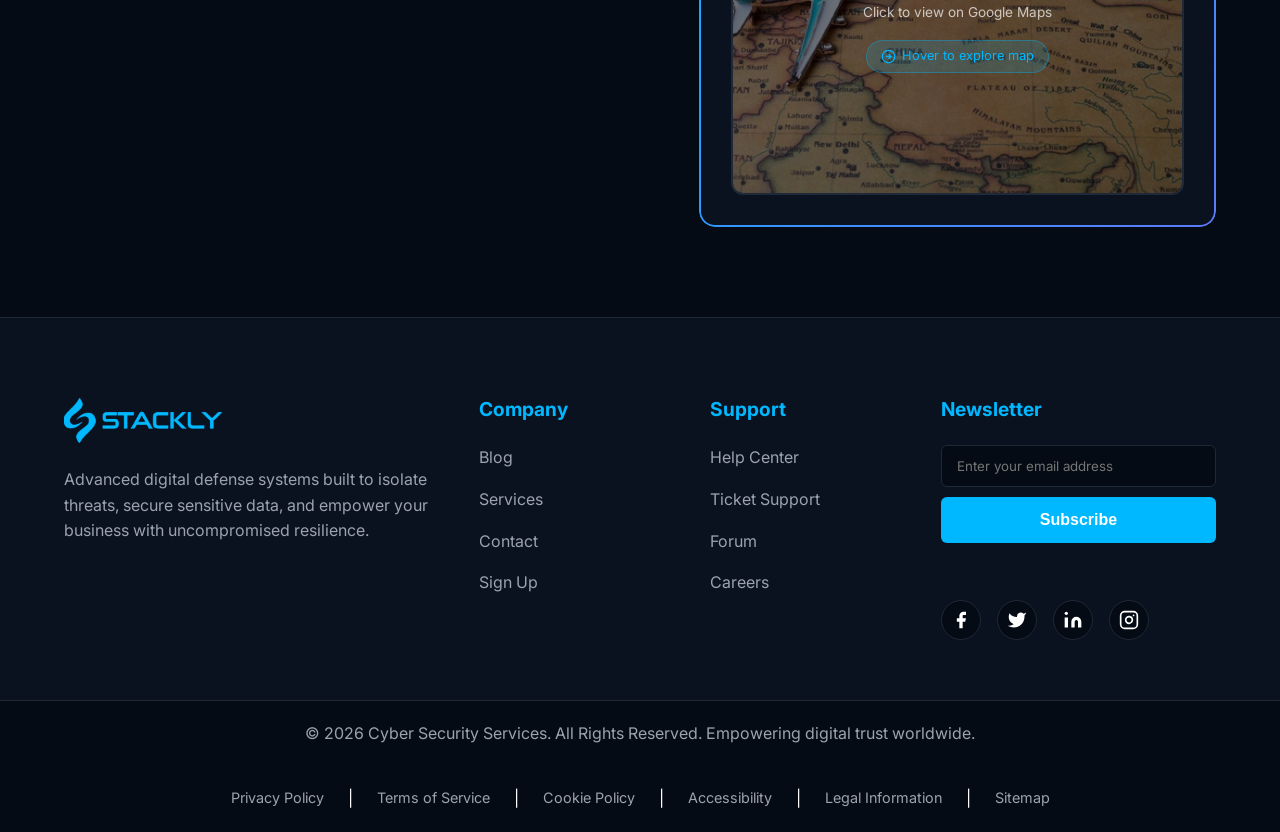
<file: pages/contact.html>
<!DOCTYPE html>
<html lang="en" data-theme="dark">
<head>
    <meta charset="UTF-8">
    <meta name="viewport" content="width=device-width, initial-scale=1.0">
    <title>Contact Us – Cyber Security Services</title>
    <meta name="description" content="Get in touch with our cybersecurity experts. Reach our headquarters, branches, or submit a secure message directly through our contact form.">
    <link rel="icon" href="data:image/svg+xml,<svg xmlns='http://www.w3.org/2000/svg' viewBox='0 0 100 100'><text y='.9em' font-size='90'>🛡️</text></svg>">
    <link href="https://fonts.googleapis.com/css2?family=Inter:wght@300;400;500;600;700&display=swap" rel="stylesheet">
    <link rel="stylesheet" href="../css/style.css">
    <link rel="stylesheet" href="../css/contact.css">
</head>
<body>

    <!-- Global Page Loader -->
    <div class="loader-overlay" id="loader">
        <div class="loader-spinner"></div>
    </div>

    <!-- Scroll to Top Button -->
    <button id="scrollTopBtn" aria-label="Scroll to top" title="Scroll to top">
        <svg xmlns="http://www.w3.org/2000/svg" width="24" height="24" fill="none" stroke="currentColor" stroke-width="2" viewBox="0 0 24 24"><path d="M12 19V5M5 12l7-7 7 7"/></svg>
    </button>

    <!-- Header -->
    <header class="header" id="header">
        <div class="container header-container">
            <a href="../index.html" class="logo">
                <img src="../assets/Home1/Header/logo.webp" alt="Cyber Security Logo" id="headerLogo">
            </a>

            <!-- Desktop Nav -->
            <nav class="desktop-nav">
                <ul class="nav-links">
                    <li><a href="../index.html">Home</a></li>
                    <li><a href="./about.html">About Us</a></li>
                    <li><a href="./services.html">Services</a></li>
                    <li><a href="./blog.html">Blog</a></li>
                    <li><a href="./contact.html" class="nav-active">Contact</a></li>
                    <li><a href="./signup.html" class="btn-nav-outline">Sign Up</a></li>
                    <li><a href="./login.html" class="btn-nav-outline">Login</a></li>
                </ul>
                <button class="theme-switch" id="themeSwitchBtn" aria-label="Toggle Theme" title="Switch Theme">
                    <svg class="sun-icon" xmlns="http://www.w3.org/2000/svg" width="20" height="20" viewBox="0 0 24 24" fill="none" stroke="currentColor" stroke-width="2"><circle cx="12" cy="12" r="5"/><path d="M12 1v2M12 21v2M4.2 4.2l1.4 1.4M18.4 18.4l1.4 1.4M1 12h2M21 12h2M4.2 19.8l1.4-1.4M18.4 5.6l1.4-1.4"/></svg>
                    <svg class="moon-icon" xmlns="http://www.w3.org/2000/svg" width="20" height="20" viewBox="0 0 24 24" fill="none" stroke="currentColor" stroke-width="2"><path d="M21 12.79A9 9 0 1 1 11.21 3 7 7 0 0 0 21 12.79z"/></svg>
                </button>
            </nav>

            <!-- Mobile Hamburger Button -->
            <button class="hamburger-btn" id="hamburgerBtn" aria-label="Open Mobile Menu">
                <span></span><span></span><span></span>
            </button>
        </div>
    </header>

    <!-- Hamburger Menu Overlay -->
    <div class="hamburger-overlay" id="hamburgerOverlay">
        <div class="hamburger-menu" id="hamburgerMenu">
            <button class="close-menu-btn" id="closeMenuBtn" aria-label="Close Mobile Menu">✕</button>
            <nav class="mobile-nav">
                <ul class="nav-links-mobile">
                    <li><a href="../index.html" class="mobile-nav-item">Home</a></li>
                    <li><a href="./about.html" class="mobile-nav-item">About Us</a></li>
                    <li><a href="./services.html" class="mobile-nav-item">Services</a></li>
                    <li><a href="./blog.html" class="mobile-nav-item">Blog</a></li>
                    <li><a href="./contact.html" class="mobile-nav-item">Contact</a></li>
                    <li><a href="./signup.html" class="mobile-nav-item btn-nav-outline-mobile">Sign Up</a></li>
                    <li><a href="./login.html" class="mobile-nav-item btn-nav-outline-mobile">Login</a></li>
                </ul>
                <button class="theme-switch theme-switch-mobile" id="mobileThemeSwitchBtn" aria-label="Toggle Theme">
                    <svg class="sun-icon" xmlns="http://www.w3.org/2000/svg" width="24" height="24" viewBox="0 0 24 24" fill="none" stroke="currentColor" stroke-width="2"><circle cx="12" cy="12" r="5"/><path d="M12 1v2M12 21v2M4.2 4.2l1.4 1.4M18.4 18.4l1.4 1.4M1 12h2M21 12h2M4.2 19.8l1.4-1.4M18.4 5.6l1.4-1.4"/></svg>
                    <svg class="moon-icon" xmlns="http://www.w3.org/2000/svg" width="24" height="24" viewBox="0 0 24 24" fill="none" stroke="currentColor" stroke-width="2"><path d="M21 12.79A9 9 0 1 1 11.21 3 7 7 0 0 0 21 12.79z"/></svg>
                </button>
            </nav>
        </div>
    </div>

    <main class="main-content">

        <!-- =====================================================
             CONTACT HERO
             ===================================================== -->
        <section class="contact-hero-section fade-in-up" id="contact-hero">
            <div class="container contact-hero-inner">
                <span class="sub-heading-contact">Get In Touch</span>
                <h1 class="live-underline">Contact Our Security Experts</h1>
                <p class="contact-hero-para">Whether you're responding to an active incident, evaluating security architecture, or simply exploring our services — our team of certified professionals is ready to help you 24/7.</p>
            </div>
        </section>

        <!-- =====================================================
             CONTACT MAIN GRID
             ===================================================== -->
        <section class="contact-main-section" id="contact-main">
            <div class="container contact-grid">

                <!-- ── LEFT COL: Contact Form ── -->
                <div class="contact-form-col fade-in-up">
                    <div class="contact-card form-card">
                        <div class="contact-card-header">
                            <span class="contact-card-icon">
                                <svg xmlns="http://www.w3.org/2000/svg" width="22" height="22" viewBox="0 0 24 24" fill="none" stroke="currentColor" stroke-width="2"><path d="M4 4h16c1.1 0 2 .9 2 2v12c0 1.1-.9 2-2 2H4c-1.1 0-2-.9-2-2V6c0-1.1.9-2 2-2z"/><polyline points="22,6 12,13 2,6"/></svg>
                            </span>
                            <h2>Send Us a Message</h2>
                        </div>

                        <form id="contactForm" class="contact-form" novalidate>

                            <div class="form-row">
                                <div class="form-group">
                                    <label for="contactName">Full Name <span class="required-star">*</span></label>
                                    <input type="text" id="contactName" name="contactName" placeholder="e.g. Alex Johnson" autocomplete="name" required>
                                    <span class="field-error" id="contactNameError" aria-live="polite"></span>
                                </div>
                                <div class="form-group">
                                    <label for="contactEmail">Email Address <span class="required-star">*</span></label>
                                    <input type="email" id="contactEmail" name="contactEmail" placeholder="you@company.com" autocomplete="email" required>
                                    <span class="field-error" id="contactEmailError" aria-live="polite"></span>
                                </div>
                            </div>

                            <div class="form-row">
                                <div class="form-group">
                                    <label for="contactSubject">Subject <span class="required-star">*</span></label>
                                    <input type="text" id="contactSubject" name="contactSubject" placeholder="Brief topic of your inquiry" required>
                                    <span class="field-error" id="contactSubjectError" aria-live="polite"></span>
                                </div>
                                <div class="form-group">
                                    <label for="contactCategory">Category <span class="required-star">*</span></label>
                                    <select id="contactCategory" name="contactCategory" required>
                                        <option value="" disabled selected>Select a category</option>
                                        <option value="incident">Incident Response</option>
                                        <option value="pentest">Penetration Testing</option>
                                        <option value="compliance">Compliance &amp; Audit</option>
                                        <option value="cloud">Cloud Security</option>
                                        <option value="network">Network Defense</option>
                                        <option value="training">Security Training</option>
                                        <option value="partnership">Partnership Inquiry</option>
                                        <option value="other">Other</option>
                                    </select>
                                    <span class="field-error" id="contactCategoryError" aria-live="polite"></span>
                                </div>
                            </div>

                            <div class="form-group form-group-full">
                                <label for="contactMessage">Message <span class="required-star">*</span></label>
                                <textarea id="contactMessage" name="contactMessage" placeholder="Describe your security challenge, inquiry, or requirement in detail..." required></textarea>
                                <span class="field-error" id="contactMessageError" aria-live="polite"></span>
                            </div>

                            <div class="form-footer-row">
                                <p class="required-note"><span class="required-star">*</span> All fields are required.</p>
                                <button type="submit" class="btn btn-primary contact-submit-btn" id="contactSubmitBtn">
                                    <svg xmlns="http://www.w3.org/2000/svg" width="18" height="18" viewBox="0 0 24 24" fill="none" stroke="currentColor" stroke-width="2"><line x1="22" y1="2" x2="11" y2="13"/><polygon points="22 2 15 22 11 13 2 9 22 2"/></svg>
                                    Send Secure Message
                                </button>
                            </div>

                        </form>
                    </div>
                </div>

                <!-- ── RIGHT COL: Info + Map ── -->
                <div class="contact-info-col fade-in-up">

                    <!-- Office Details Card -->
                    <div class="contact-card info-card">
                        <div class="contact-card-header">
                            <span class="contact-card-icon icon-green">
                                <svg xmlns="http://www.w3.org/2000/svg" width="22" height="22" viewBox="0 0 24 24" fill="none" stroke="currentColor" stroke-width="2"><path d="M3 9l9-7 9 7v11a2 2 0 0 1-2 2H5a2 2 0 0 1-2-2z"/><polyline points="9 22 9 12 15 12 15 22"/></svg>
                            </span>
                            <h2>Our Offices</h2>
                        </div>

                        <div class="offices-grid">

                            <!-- Headquarters -->
                            <div class="office-block hq-block">
                                <div class="office-label">
                                    <span class="office-badge hq-badge">HQ</span>
                                    <strong>Global Headquarters</strong>
                                </div>
                                <ul class="office-details-list">
                                    <li>
                                        <span class="od-icon od-icon-loc">
                                            <svg xmlns="http://www.w3.org/2000/svg" width="16" height="16" viewBox="0 0 24 24" fill="none" stroke="currentColor" stroke-width="2"><path d="M21 10c0 7-9 13-9 13s-9-6-9-13a9 9 0 0 1 18 0z"/><circle cx="12" cy="10" r="3"/></svg>
                                        </span>
                                        <span>850 Cyber Plaza, Suite 1200<br>San Francisco, CA 94105, USA</span>
                                    </li>
                                    <li>
                                        <span class="od-icon od-icon-phone">
                                            <svg xmlns="http://www.w3.org/2000/svg" width="16" height="16" viewBox="0 0 24 24" fill="none" stroke="currentColor" stroke-width="2"><path d="M22 16.92v3a2 2 0 0 1-2.18 2 19.79 19.79 0 0 1-8.63-3.07A19.5 19.5 0 0 1 4.69 12 19.79 19.79 0 0 1 1.62 3.45 2 2 0 0 1 3.58 2h3a2 2 0 0 1 2 1.72 12.84 12.84 0 0 0 .7 2.81 2 2 0 0 1-.45 2.11L7.91 9.91a16 16 0 0 0 6.06 6.06l.82-.82a2 2 0 0 1 2.11-.45 12.84 12.84 0 0 0 2.81.7A2 2 0 0 1 21.45 17z"/></svg>
                                        </span>
                                        <span>+1 (415) 900-8800</span>
                                    </li>
                                    <li>
                                        <span class="od-icon od-icon-mail">
                                            <svg xmlns="http://www.w3.org/2000/svg" width="16" height="16" viewBox="0 0 24 24" fill="none" stroke="currentColor" stroke-width="2"><path d="M4 4h16c1.1 0 2 .9 2 2v12c0 1.1-.9 2-2 2H4c-1.1 0-2-.9-2-2V6c0-1.1.9-2 2-2z"/><polyline points="22,6 12,13 2,6"/></svg>
                                        </span>
                                        <span>hq@cybersecure.io</span>
                                    </li>
                                    <li>
                                        <span class="od-icon od-icon-clock">
                                            <svg xmlns="http://www.w3.org/2000/svg" width="16" height="16" viewBox="0 0 24 24" fill="none" stroke="currentColor" stroke-width="2"><circle cx="12" cy="12" r="10"/><polyline points="12 6 12 12 16 14"/></svg>
                                        </span>
                                        <span>24 / 7 SOC Operations</span>
                                    </li>
                                </ul>
                            </div>

                            <div class="office-divider"></div>

                            <!-- Branch 1 -->
                            <div class="office-block">
                                <div class="office-label">
                                    <span class="office-badge branch-badge">BR</span>
                                    <strong>Europe Branch</strong>
                                </div>
                                <ul class="office-details-list">
                                    <li>
                                        <span class="od-icon od-icon-loc">
                                            <svg xmlns="http://www.w3.org/2000/svg" width="16" height="16" viewBox="0 0 24 24" fill="none" stroke="currentColor" stroke-width="2"><path d="M21 10c0 7-9 13-9 13s-9-6-9-13a9 9 0 0 1 18 0z"/><circle cx="12" cy="10" r="3"/></svg>
                                        </span>
                                        <span>45 Secure Lane, Amsterdam 1012 NK, Netherlands</span>
                                    </li>
                                    <li>
                                        <span class="od-icon od-icon-phone">
                                            <svg xmlns="http://www.w3.org/2000/svg" width="16" height="16" viewBox="0 0 24 24" fill="none" stroke="currentColor" stroke-width="2"><path d="M22 16.92v3a2 2 0 0 1-2.18 2 19.79 19.79 0 0 1-8.63-3.07A19.5 19.5 0 0 1 4.69 12 19.79 19.79 0 0 1 1.62 3.45 2 2 0 0 1 3.58 2h3a2 2 0 0 1 2 1.72 12.84 12.84 0 0 0 .7 2.81 2 2 0 0 1-.45 2.11L7.91 9.91a16 16 0 0 0 6.06 6.06l.82-.82a2 2 0 0 1 2.11-.45 12.84 12.84 0 0 0 2.81.7A2 2 0 0 1 21.45 17z"/></svg>
                                        </span>
                                        <span>+31 20 900 4455</span>
                                    </li>
                                    <li>
                                        <span class="od-icon od-icon-mail">
                                            <svg xmlns="http://www.w3.org/2000/svg" width="16" height="16" viewBox="0 0 24 24" fill="none" stroke="currentColor" stroke-width="2"><path d="M4 4h16c1.1 0 2 .9 2 2v12c0 1.1-.9 2-2 2H4c-1.1 0-2-.9-2-2V6c0-1.1.9-2 2-2z"/><polyline points="22,6 12,13 2,6"/></svg>
                                        </span>
                                        <span>eu@cybersecure.io</span>
                                    </li>
                                </ul>
                            </div>

                            <!-- Branch 2 -->
                            <div class="office-block">
                                <div class="office-label">
                                    <span class="office-badge branch-badge">BR</span>
                                    <strong>Asia-Pacific Branch</strong>
                                </div>
                                <ul class="office-details-list">
                                    <li>
                                        <span class="od-icon od-icon-loc">
                                            <svg xmlns="http://www.w3.org/2000/svg" width="16" height="16" viewBox="0 0 24 24" fill="none" stroke="currentColor" stroke-width="2"><path d="M21 10c0 7-9 13-9 13s-9-6-9-13a9 9 0 0 1 18 0z"/><circle cx="12" cy="10" r="3"/></svg>
                                        </span>
                                        <span>12 Raffles Quay, #30-00, Singapore 048583</span>
                                    </li>
                                    <li>
                                        <span class="od-icon od-icon-phone">
                                            <svg xmlns="http://www.w3.org/2000/svg" width="16" height="16" viewBox="0 0 24 24" fill="none" stroke="currentColor" stroke-width="2"><path d="M22 16.92v3a2 2 0 0 1-2.18 2 19.79 19.79 0 0 1-8.63-3.07A19.5 19.5 0 0 1 4.69 12 19.79 19.79 0 0 1 1.62 3.45 2 2 0 0 1 3.58 2h3a2 2 0 0 1 2 1.72 12.84 12.84 0 0 0 .7 2.81 2 2 0 0 1-.45 2.11L7.91 9.91a16 16 0 0 0 6.06 6.06l.82-.82a2 2 0 0 1 2.11-.45 12.84 12.84 0 0 0 2.81.7A2 2 0 0 1 21.45 17z"/></svg>
                                        </span>
                                        <span>+65 6800 7722</span>
                                    </li>
                                    <li>
                                        <span class="od-icon od-icon-mail">
                                            <svg xmlns="http://www.w3.org/2000/svg" width="16" height="16" viewBox="0 0 24 24" fill="none" stroke="currentColor" stroke-width="2"><path d="M4 4h16c1.1 0 2 .9 2 2v12c0 1.1-.9 2-2 2H4c-1.1 0-2-.9-2-2V6c0-1.1.9-2 2-2z"/><polyline points="22,6 12,13 2,6"/></svg>
                                        </span>
                                        <span>apac@cybersecure.io</span>
                                    </li>
                                </ul>
                            </div>

                        </div>

                        <!-- Social Media strip -->
                        <div class="contact-social-strip">
                            <span class="social-label">Follow us:</span>
                            <a href="./error.html" class="contact-social-link" aria-label="Facebook">
                                <svg xmlns="http://www.w3.org/2000/svg" width="20" height="20" viewBox="0 0 24 24" fill="currentColor"><path d="M18 2h-3a5 5 0 0 0-5 5v3H7v4h3v8h4v-8h3l1-4h-4V7a1 1 0 0 1 1-1h3z"></path></svg>
                            </a>
                            <a href="./error.html" class="contact-social-link" aria-label="Twitter / X">
                                <svg xmlns="http://www.w3.org/2000/svg" width="20" height="20" viewBox="0 0 24 24" fill="currentColor"><path d="M23 3a10.9 10.9 0 0 1-3.14 1.53 4.48 4.48 0 0 0-7.86 3v1A10.66 10.66 0 0 1 3 4s-4 9 5 13a11.64 11.64 0 0 1-7 2c9 5 20 0 20-11.5a4.5 4.5 0 0 0-.08-.83A7.72 7.72 0 0 0 23 3z"></path></svg>
                            </a>
                            <a href="./error.html" class="contact-social-link" aria-label="LinkedIn">
                                <svg xmlns="http://www.w3.org/2000/svg" width="20" height="20" viewBox="0 0 24 24" fill="currentColor"><path d="M16 8a6 6 0 0 1 6 6v7h-4v-7a2 2 0 0 0-2-2 2 2 0 0 0-2 2v7h-4v-7a6 6 0 0 1 6-6z"></path><rect x="2" y="9" width="4" height="12"></rect><circle cx="4" cy="4" r="2"></circle></svg>
                            </a>
                            <a href="./error.html" class="contact-social-link" aria-label="Instagram">
                                <svg xmlns="http://www.w3.org/2000/svg" width="20" height="20" viewBox="0 0 24 24" fill="none" stroke="currentColor" stroke-width="2" stroke-linecap="round" stroke-linejoin="round"><rect x="2" y="2" width="20" height="20" rx="5" ry="5"></rect><path d="M16 11.37A4 4 0 1 1 12.63 8 4 4 0 0 1 16 11.37z"></path><line x1="17.5" y1="6.5" x2="17.51" y2="6.5"></line></svg>
                            </a>
                        </div>
                    </div>

                    <!-- Interactive Map Card -->
                    <div class="contact-card map-card fade-in-up">
                        <div class="contact-card-header">
                            <span class="contact-card-icon icon-amber">
                                <svg xmlns="http://www.w3.org/2000/svg" width="22" height="22" viewBox="0 0 24 24" fill="none" stroke="currentColor" stroke-width="2"><polygon points="1 6 1 22 8 18 16 22 23 18 23 2 16 6 8 2 1 6"/><line x1="8" y1="2" x2="8" y2="18"/><line x1="16" y1="6" x2="16" y2="22"/></svg>
                            </span>
                            <h2>Find Us on the Map</h2>
                        </div>

                        <a href="https://maps.app.goo.gl/XdK6x5VHEeLrm7WK9"
                           target="_blank"
                           rel="noopener noreferrer"
                           class="map-container"
                           id="mapContainer"
                           aria-label="Open our location in Google Maps">

                            <!-- Thumbnail overlay — visible by default, fades on hover -->
                            <div class="map-thumbnail" id="mapThumbnail">
                                <img src="../assets/Contact/map.webp" alt="Office location preview" class="map-thumb-img">
                                <div class="map-thumb-overlay">
                                    <div class="map-thumb-content">
                                        <span class="map-pin-icon">
                                            <svg xmlns="http://www.w3.org/2000/svg" width="32" height="32" viewBox="0 0 24 24" fill="none" stroke="currentColor" stroke-width="2"><path d="M21 10c0 7-9 13-9 13s-9-6-9-13a9 9 0 0 1 18 0z"/><circle cx="12" cy="10" r="3"/></svg>
                                        </span>
                                        <p class="map-thumb-title">Global Headquarters</p>
                                        <p class="map-thumb-addr">Click to view on Google Maps</p>
                                        <span class="map-cta-hint">
                                            <svg xmlns="http://www.w3.org/2000/svg" width="15" height="15" viewBox="0 0 24 24" fill="none" stroke="currentColor" stroke-width="2"><circle cx="12" cy="12" r="10"/><polyline points="12 8 16 12 12 16"/><line x1="8" y1="12" x2="16" y2="12"/></svg>
                                            Hover to explore map
                                        </span>
                                    </div>
                                </div>
                            </div>

                            <!-- Live Map iframe — revealed on hover (pointer-events disabled; click bubbles to <a>) -->
                            <div class="map-iframe-wrap">
                                <iframe
                                    src="https://www.google.com/maps/embed?pb=!1m18!1m12!1m3!1d3887.4948!2d80.1714!3d13.0478!2m3!1f0!2f0!3f0!3m2!1i1024!2i768!4f13.1!3m3!1m2!1s0x3a5267bc8fef36db%3A0x490c18a6bc8b0748!2sVGN%20Platina%2C%20Mogappair%20West%2C%20Chennai%2C%20Tamil%20Nadu!5e0!3m2!1sen!2sin!4v1700000000001"
                                    width="100%"
                                    height="100%"
                                    style="border:0;"
                                    allowfullscreen=""
                                    loading="lazy"
                                    referrerpolicy="no-referrer-when-downgrade"
                                    title="Cyber Security HQ Location Map">
                                </iframe>
                            </div>

                            <!-- Bottom hint bar -->
                            <div class="map-open-hint">
                                <svg xmlns="http://www.w3.org/2000/svg" width="16" height="16" viewBox="0 0 24 24" fill="none" stroke="currentColor" stroke-width="2"><path d="M21 10c0 7-9 13-9 13s-9-6-9-13a9 9 0 0 1 18 0z"/><circle cx="12" cy="10" r="3"/></svg>
                                Click to open in Google Maps
                            </div>

                        </a>

                    </div>

                </div><!-- /contact-info-col -->

            </div><!-- /contact-grid -->
        </section>

    </main>

    <!-- Footer -->
    <footer class="footer">
        <div class="container footer-grid">
            <!-- Col 1 -->
            <div class="footer-col col-brand">
                <a href="../index.html" class="footer-logo">
                    <img src="../assets/Home1/Header/logo.webp" alt="Cyber Security Logo" id="footerLogoImage">
                </a>
                <p>Advanced digital defense systems built to isolate threats, secure sensitive data, and empower your business with uncompromised resilience.</p>
            </div>

            <!-- Col 2 -->
            <div class="footer-col col-links">
                <h3 class="footer-heading">Company</h3>
                <ul>
                    <li><a href="./blog.html">Blog</a></li>
                    <li><a href="./services.html">Services</a></li>
                    <li><a href="./contact.html">Contact</a></li>
                    <li><a href="./signup.html">Sign Up</a></li>
                </ul>
            </div>

            <!-- Col 3 -->
            <div class="footer-col col-links">
                <h3 class="footer-heading">Support</h3>
                <ul>
                    <li><a href="./error.html">Help Center</a></li>
                    <li><a href="./error.html">Ticket Support</a></li>
                    <li><a href="./error.html">Forum</a></li>
                    <li><a href="./error.html">Careers</a></li>
                </ul>
            </div>

            <!-- Col 4 -->
            <div class="footer-col col-newsletter">
                <h3 class="footer-heading">Newsletter</h3>
                <form id="newsletterForm" class="newsletter-form">
                    <div class="input-group">
                        <input type="email" id="emailInput" placeholder="Enter your email address" required>
                        <button type="submit" class="btn btn-primary" aria-label="Subscribe">Subscribe</button>
                    </div>
                    <span id="emailError" class="error-message"></span>
                </form>

                <div class="social-links mt-4">
                    <a href="./error.html" class="social-icon" aria-label="Facebook">
                        <svg xmlns="http://www.w3.org/2000/svg" width="20" height="20" viewBox="0 0 24 24" fill="currentColor"><path d="M18 2h-3a5 5 0 0 0-5 5v3H7v4h3v8h4v-8h3l1-4h-4V7a1 1 0 0 1 1-1h3z"></path></svg>
                    </a>
                    <a href="./error.html" class="social-icon" aria-label="Twitter">
                        <svg xmlns="http://www.w3.org/2000/svg" width="20" height="20" viewBox="0 0 24 24" fill="currentColor"><path d="M23 3a10.9 10.9 0 0 1-3.14 1.53 4.48 4.48 0 0 0-7.86 3v1A10.66 10.66 0 0 1 3 4s-4 9 5 13a11.64 11.64 0 0 1-7 2c9 5 20 0 20-11.5a4.5 4.5 0 0 0-.08-.83A7.72 7.72 0 0 0 23 3z"></path></svg>
                    </a>
                    <a href="./error.html" class="social-icon" aria-label="LinkedIn">
                        <svg xmlns="http://www.w3.org/2000/svg" width="20" height="20" viewBox="0 0 24 24" fill="currentColor"><path d="M16 8a6 6 0 0 1 6 6v7h-4v-7a2 2 0 0 0-2-2 2 2 0 0 0-2 2v7h-4v-7a6 6 0 0 1 6-6z"></path><rect x="2" y="9" width="4" height="12"></rect><circle cx="4" cy="4" r="2"></circle></svg>
                    </a>
                    <a href="./error.html" class="social-icon" aria-label="Instagram">
                        <svg xmlns="http://www.w3.org/2000/svg" width="20" height="20" viewBox="0 0 24 24" fill="none" stroke="currentColor" stroke-width="2" stroke-linecap="round" stroke-linejoin="round"><rect x="2" y="2" width="20" height="20" rx="5" ry="5"></rect><path d="M16 11.37A4 4 0 1 1 12.63 8 4 4 0 0 1 16 11.37z"></path><line x1="17.5" y1="6.5" x2="17.51" y2="6.5"></line></svg>
                    </a>
                </div>
            </div>
        </div>

        <!-- Mini Footer -->
        <div class="mini-footer">
            <div class="container mini-footer-flex">
                <p>&copy; 2026 Cyber Security Services. All Rights Reserved. Empowering digital trust worldwide.</p>
                <div class="legal-links">
                    <a href="./error.html">Privacy Policy</a>
                    <span class="separator">|</span>
                    <a href="./error.html">Terms of Service</a>
                    <span class="separator">|</span>
                    <a href="./error.html">Cookie Policy</a>
                    <span class="separator">|</span>
                    <a href="./error.html">Accessibility</a>
                    <span class="separator">|</span>
                    <a href="./error.html">Legal Information</a>
                    <span class="separator">|</span>
                    <a href="./error.html">Sitemap</a>
                </div>
            </div>
        </div>
    </footer>

    <!-- Scripts -->
    <script>
        // ── 1. Theme ──────────────────────────────────────────────────────────
        const htmlDoc = document.documentElement;
        const themeBtn = document.getElementById('themeSwitchBtn');
        const themeMobileBtn = document.getElementById('mobileThemeSwitchBtn');
        const sunIcons = document.querySelectorAll('.sun-icon');
        const moonIcons = document.querySelectorAll('.moon-icon');

        function applyTheme(theme) {
            htmlDoc.setAttribute('data-theme', theme);
            localStorage.setItem('site_theme', theme);
            if (theme === 'dark') {
                sunIcons.forEach(i => i.style.display = 'block');
                moonIcons.forEach(i => i.style.display = 'none');
            } else {
                sunIcons.forEach(i => i.style.display = 'none');
                moonIcons.forEach(i => i.style.display = 'block');
            }
        }
        const savedTheme = localStorage.getItem('site_theme') || 'dark';
        applyTheme(savedTheme);

        function toggleTheme() {
            const cur = htmlDoc.getAttribute('data-theme');
            applyTheme(cur === 'dark' ? 'light' : 'dark');
        }
        themeBtn.addEventListener('click', toggleTheme);
        themeMobileBtn.addEventListener('click', toggleTheme);


        // ── 2. Loader ─────────────────────────────────────────────────────────
        const loader = document.getElementById('loader');

        function hideLoader() {
            loader.style.opacity = '0';
            setTimeout(() => { loader.style.display = 'none'; }, 500);
        }
        function showLoader() {
            loader.style.display = 'flex';
            void loader.offsetWidth;
            loader.style.opacity = '1';
        }
        window.addEventListener('load', hideLoader);
        window.addEventListener('pageshow', (e) => { if (e.persisted) hideLoader(); });
        document.querySelectorAll('a[href]').forEach(link => {
            link.addEventListener('click', (e) => {
                const href = link.getAttribute('href');
                const target = link.getAttribute('target');
                if (href && !href.startsWith('#') && !href.startsWith('javascript:') && target !== '_blank') {
                    showLoader();
                }
            });
        });


        // ── 3. Header scroll & Scroll-to-Top ─────────────────────────────────
        const header = document.getElementById('header');
        const scrollTopBtn = document.getElementById('scrollTopBtn');

        function updateHeaderHeight() {
            htmlDoc.style.setProperty('--header-height', `${header.offsetHeight}px`);
        }
        updateHeaderHeight();
        window.addEventListener('resize', updateHeaderHeight);

        window.addEventListener('scroll', () => {
            if (window.scrollY > 50) {
                header.classList.add('scrolled');
                scrollTopBtn.classList.add('visible');
            } else {
                header.classList.remove('scrolled');
                scrollTopBtn.classList.remove('visible');
            }
        });
        scrollTopBtn.addEventListener('click', () => window.scrollTo({ top: 0, behavior: 'smooth' }));


        // ── 4. Hamburger Menu ─────────────────────────────────────────────────
        const hamburgerBtn = document.getElementById('hamburgerBtn');
        const closeMenuBtn = document.getElementById('closeMenuBtn');
        const hamburgerOverlay = document.getElementById('hamburgerOverlay');
        const hamburgerMenu = document.getElementById('hamburgerMenu');

        function openMobileMenu() {
            hamburgerOverlay.classList.add('active');
            hamburgerMenu.classList.add('active');
            document.body.style.overflow = 'hidden';
        }
        function closeMobileMenu() {
            hamburgerOverlay.classList.remove('active');
            hamburgerMenu.classList.remove('active');
            document.body.style.overflow = '';
        }
        hamburgerBtn.addEventListener('click', openMobileMenu);
        closeMenuBtn.addEventListener('click', closeMobileMenu);
        hamburgerOverlay.addEventListener('click', (e) => { if (e.target === hamburgerOverlay) closeMobileMenu(); });


        // ── 5. Fade-In on Scroll ──────────────────────────────────────────────
        const fadeEls = document.querySelectorAll('.fade-in-up');
        const fadeObs = new IntersectionObserver((entries, obs) => {
            entries.forEach(entry => {
                if (entry.isIntersecting) {
                    entry.target.classList.add('visible');
                    obs.unobserve(entry.target);
                }
            });
        }, { threshold: 0.1, rootMargin: '0px 0px -50px 0px' });
        fadeEls.forEach(el => fadeObs.observe(el));


        // ── 6. Count-Up ───────────────────────────────────────────────────────
        const countEls = document.querySelectorAll('.count-up');
        let counted = false;
        if (countEls.length > 0) {
            const countObs = new IntersectionObserver((entries) => {
                if (entries[0].isIntersecting && !counted) {
                    counted = true;
                    countEls.forEach(el => {
                        const target = parseFloat(el.getAttribute('data-val'));
                        const isDecimal = target % 1 !== 0;
                        const steps = 60;
                        const stepVal = target / steps;
                        let cur = 0;
                        const timer = setInterval(() => {
                            cur += stepVal;
                            if (cur >= target) { cur = target; clearInterval(timer); }
                            el.innerText = isDecimal ? cur.toFixed(1) : Math.floor(cur);
                        }, 2000 / steps);
                    });
                }
            }, { threshold: 0.5 });
            const heroSection = document.getElementById('contact-hero');
            if (heroSection) countObs.observe(heroSection);
        }


        // ── 7. Newsletter ─────────────────────────────────────────────────────
        const newsletterForm = document.getElementById('newsletterForm');
        const emailInput = document.getElementById('emailInput');
        const emailError = document.getElementById('emailError');

        newsletterForm.addEventListener('submit', (e) => {
            e.preventDefault();
            const email = emailInput.value.trim();
            const reg = /^[^\s@]+@[^\s@]+\.[^\s@]+$/;
            emailError.innerText = '';
            if (!email) {
                emailError.innerText = 'Email is required.';
            } else if (!reg.test(email)) {
                emailError.innerText = 'Please enter a valid email address.';
            } else {
                showLoader();
                setTimeout(() => { window.location.href = './error.html'; }, 600);
            }
        });


        // ── 8. Contact Form Validation ────────────────────────────────────────
        const contactForm = document.getElementById('contactForm');
        const cName     = document.getElementById('contactName');
        const cEmail    = document.getElementById('contactEmail');
        const cSubject  = document.getElementById('contactSubject');
        const cCategory = document.getElementById('contactCategory');
        const cMessage  = document.getElementById('contactMessage');

        const cNameErr     = document.getElementById('contactNameError');
        const cEmailErr    = document.getElementById('contactEmailError');
        const cSubjectErr  = document.getElementById('contactSubjectError');
        const cCategoryErr = document.getElementById('contactCategoryError');
        const cMessageErr  = document.getElementById('contactMessageError');

        // Name: letters + spaces only
        cName.addEventListener('input', () => {
            cName.value = cName.value.replace(/[^A-Za-z\s]/g, '');
        });

        function validateContactForm() {
            let valid = true;
            const emailReg = /^[a-zA-Z0-9.!#$%&'*+/=?^_`{|}~-]+@[a-zA-Z0-9](?:[a-zA-Z0-9-]{0,61}[a-zA-Z0-9])?(?:\.[a-zA-Z0-9](?:[a-zA-Z0-9-]{0,61}[a-zA-Z0-9])?)*\.[a-zA-Z]{2,}$/;

            // Name
            const nameVal = cName.value.trim();
            if (!nameVal) {
                cNameErr.innerText = 'Full name is required.';
                cName.classList.add('input-error');
                valid = false;
            } else if (!/^[A-Za-z\s]{2,}$/.test(nameVal)) {
                cNameErr.innerText = 'Name must contain letters only (min 2 characters).';
                cName.classList.add('input-error');
                valid = false;
            } else {
                cNameErr.innerText = '';
                cName.classList.remove('input-error');
            }

            // Email
            const emailVal = cEmail.value.trim();
            if (!emailVal) {
                cEmailErr.innerText = 'Email address is required.';
                cEmail.classList.add('input-error');
                valid = false;
            } else if (!emailReg.test(emailVal)) {
                cEmailErr.innerText = 'Please enter a valid email address.';
                cEmail.classList.add('input-error');
                valid = false;
            } else {
                cEmailErr.innerText = '';
                cEmail.classList.remove('input-error');
            }

            // Subject
            const subjectVal = cSubject.value.trim();
            if (!subjectVal) {
                cSubjectErr.innerText = 'Subject is required.';
                cSubject.classList.add('input-error');
                valid = false;
            } else if (subjectVal.length < 3) {
                cSubjectErr.innerText = 'Subject must be at least 3 characters.';
                cSubject.classList.add('input-error');
                valid = false;
            } else {
                cSubjectErr.innerText = '';
                cSubject.classList.remove('input-error');
            }

            // Category
            if (!cCategory.value) {
                cCategoryErr.innerText = 'Please select a category.';
                cCategory.classList.add('input-error');
                valid = false;
            } else {
                cCategoryErr.innerText = '';
                cCategory.classList.remove('input-error');
            }

            // Message
            const msgVal = cMessage.value.trim();
            if (!msgVal) {
                cMessageErr.innerText = 'Message is required.';
                cMessage.classList.add('input-error');
                valid = false;
            } else if (msgVal.length < 10) {
                cMessageErr.innerText = 'Please provide at least 10 characters.';
                cMessage.classList.add('input-error');
                valid = false;
            } else {
                cMessageErr.innerText = '';
                cMessage.classList.remove('input-error');
            }

            return valid;
        }

        contactForm.addEventListener('submit', (e) => {
            e.preventDefault();
            if (validateContactForm()) {
                showLoader();
                setTimeout(() => { window.location.href = './error.html'; }, 800);
            }
        });

    </script>
</body>
</html>
</file>
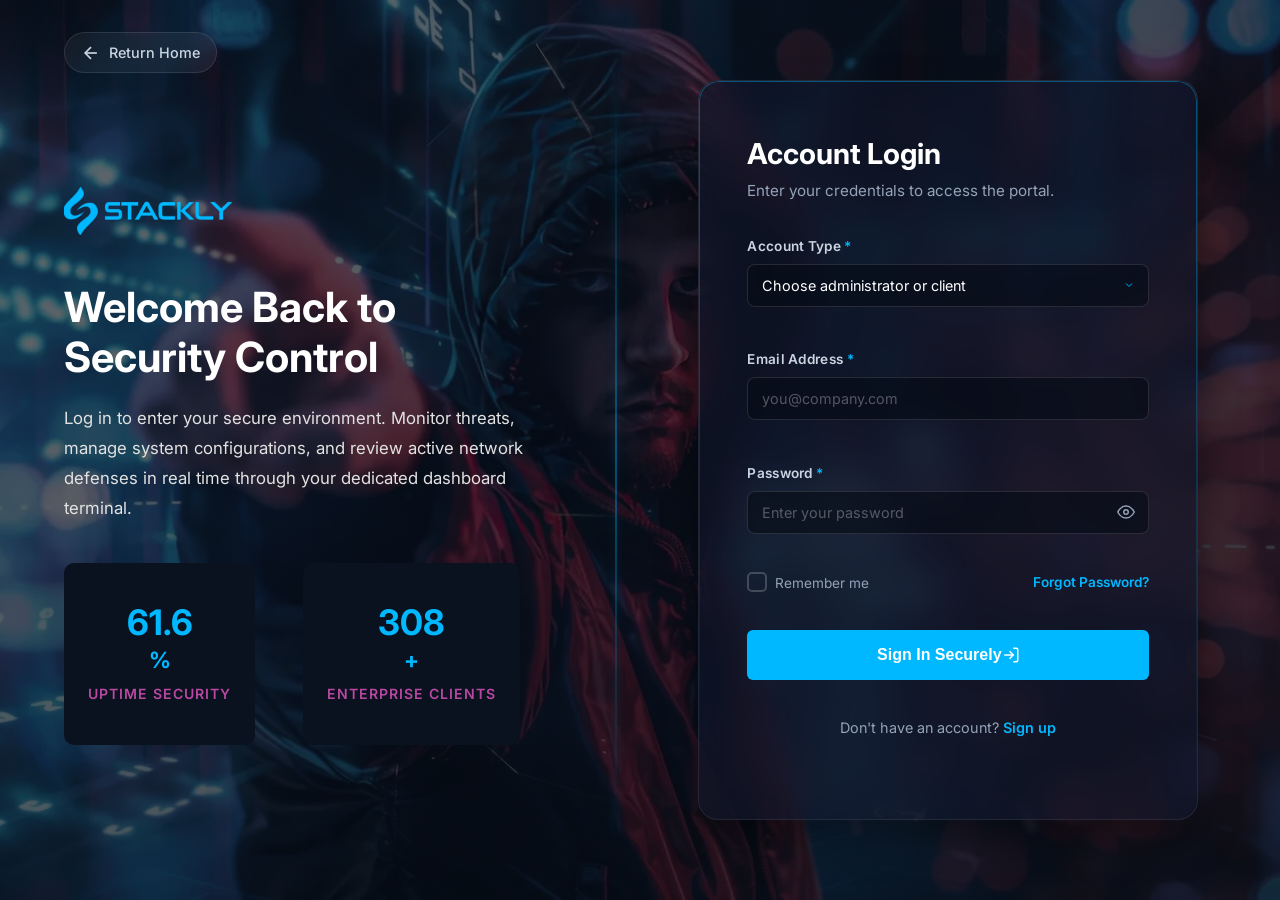
<file: pages/login.html>
<!DOCTYPE html>
<html lang="en" data-theme="dark">
<head>
    <meta charset="UTF-8">
    <meta name="viewport" content="width=device-width, initial-scale=1.0">
    <title>Login – Cyber Security Services</title>
    <meta name="description" content="Login to access your Cyber Security Services dashboard.">
    <link rel="icon" href="data:image/svg+xml,<svg xmlns='http://www.w3.org/2000/svg' viewBox='0 0 100 100'><text y='.9em' font-size='90'>🛡️</text></svg>">
    
    <!-- Google Fonts -->
    <link href="https://fonts.googleapis.com/css2?family=Inter:wght@300;400;500;600;700&display=swap" rel="stylesheet">
    
    <!-- CSS -->
    <link rel="stylesheet" href="../css/style.css">
    <link rel="stylesheet" href="../css/login.css">
</head>
<body class="login-page-body">

    <!-- Global Page Loader -->
    <div class="loader-overlay" id="loader">
        <div class="loader-spinner"></div>
    </div>

    <!-- Scroll to Top Button (Hidden inside split screen, but script requires it) -->
    <button id="scrollTopBtn" aria-label="Scroll to top" title="Scroll to top" style="display:none;">
        <svg xmlns="http://www.w3.org/2000/svg" width="24" height="24" fill="none" stroke="currentColor" stroke-width="2" viewBox="0 0 24 24"><path d="M12 19V5M5 12l7-7 7 7"/></svg>
    </button>

    <!-- Background Image with Fixed Dark Overlay -->
    <div class="login-bg-layer">
        <img src="../assets/SignUp/signupBg.webp" alt="Background" class="login-bg-image">
        <div class="login-bg-overlay"></div>
    </div>

    <!-- Split Screen Wrapper -->
    <div class="login-wrapper">
        
        <!-- ── Left Column (Content) ── -->
        <div class="login-col-left fade-in-up">
            <!-- Return Home Button -->
            <a href="../index.html" class="btn-return-home">
                <svg xmlns="http://www.w3.org/2000/svg" width="20" height="20" viewBox="0 0 24 24" fill="none" stroke="currentColor" stroke-width="2"><line x1="19" y1="12" x2="5" y2="12"/><polyline points="12 19 5 12 12 5"/></svg>
                Return Home
            </a>

            <div class="left-content-inner">
                <a href="../index.html" class="login-logo">
                    <img src="../assets/Home1/Header/logo.webp" alt="Stackly Cyber Security Logo" id="loginLogoImg">
                </a>
                
                <div class="left-text-block">
                    <h3 class="login-heading">Welcome Back to Security Control</h3>
                    <p class="login-para">Log in to enter your secure environment. Monitor threats, manage system configurations, and review active network defenses in real time through your dedicated dashboard terminal.</p>
                </div>
                
                <!-- Count-Up stats snippet inside left col -->
                <div class="login-stats">
                    <div class="stat-box count-box">
                        <span class="stat-num count-up" data-val="99.9">0</span><span class="stat-suffix">%</span>
                        <span class="stat-label">Uptime Security</span>
                    </div>
                    <div class="stat-box count-box">
                        <span class="stat-num count-up" data-val="500">0</span><span class="stat-suffix">+</span>
                        <span class="stat-label">Enterprise Clients</span>
                    </div>
                </div>
            </div>
        </div>

        <!-- ── Smooth Separator Line ── -->
        <div class="login-separator"></div>

        <!-- ── Right Column (Form Box) ── -->
        <div class="login-col-right fade-in-up">
            <div class="login-glass-card">
                <h2>Account Login</h2>
                <p class="form-subheading">Enter your credentials to access the portal.</p>

                <form id="loginForm" class="login-form" novalidate>
                    
                    <!-- Role Dropdown -->
                    <div class="form-group form-group-full">
                        <label for="logRole">Account Type <span class="req">*</span></label>
                        <div class="custom-select-wrap">
                            <select id="logRole" name="logRole" autocomplete="off" required>
                                <option value="" disabled selected>Choose administrator or client</option>
                                <option value="administrator">Administrator</option>
                                <option value="client">Client</option>
                            </select>
                        </div>
                        <span class="error-msg" id="err-logRole" aria-live="polite"></span>
                    </div>

                    <!-- Email -->
                    <div class="form-group form-group-full">
                        <label for="logEmail">Email Address <span class="req">*</span></label>
                        <input type="email" id="logEmail" name="logEmail" placeholder="you@company.com" autocomplete="email" required>
                        <span class="error-msg" id="err-logEmail" aria-live="polite"></span>
                    </div>

                    <!-- Password -->
                    <div class="form-group form-group-full">
                        <label for="logPass">Password <span class="req">*</span></label>
                        <div class="password-wrap">
                            <input type="password" id="logPass" name="logPass" placeholder="Enter your password" autocomplete="current-password" required>
                            <button type="button" class="eye-toggle-btn" aria-label="Toggle password visibility" data-target="logPass">
                                <svg xmlns="http://www.w3.org/2000/svg" width="18" height="18" fill="none" class="icon-eye" stroke="currentColor" stroke-width="2" viewBox="0 0 24 24"><path d="M1 12s4-8 11-8 11 8 11 8-4 8-11 8-11-8-11-8z"/><circle cx="12" cy="12" r="3"/></svg>
                                <svg xmlns="http://www.w3.org/2000/svg" width="18" height="18" fill="none" class="icon-eye-off" stroke="currentColor" stroke-width="2" viewBox="0 0 24 24" style="display:none;"><path d="M17.94 17.94A10.07 10.07 0 0 1 12 20c-7 0-11-8-11-8a18.45 18.45 0 0 1 5.06-5.94M9.9 4.24A9.12 9.12 0 0 1 12 4c7 0 11 8 11 8a18.5 18.5 0 0 1-2.16 3.19m-6.72-1.07a3 3 0 1 1-4.24-4.24M1 1l22 22"/></svg>
                            </button>
                        </div>
                        <span class="error-msg" id="err-logPass" aria-live="polite"></span>
                    </div>

                    <!-- Options: Remember Me & Forgot Password -->
                    <div class="form-options-row">
                        <div class="radio-wrap">
                            <label class="radio-label">
                                <input type="checkbox" name="logRemember" id="logRemember">
                                <span class="radio-custom"></span>
                                <span class="tc-text">Remember me</span>
                            </label>
                        </div>
                        <a href="./error.html" class="forgot-pass-link text-link">Forgot Password?</a>
                    </div>

                    <!-- Submit Actions -->
                    <button type="submit" class="btn btn-primary btn-submit-full" id="loginBtn">
                        Sign In Securely
                        <svg xmlns="http://www.w3.org/2000/svg" width="18" height="18" viewBox="0 0 24 24" fill="none" stroke="currentColor" stroke-width="2"><path d="M15 3h4a2 2 0 0 1 2 2v14a2 2 0 0 1-2 2h-4"/><polyline points="10 17 15 12 10 7"/><line x1="15" y1="12" x2="3" y2="12"/></svg>
                    </button>

                    <p class="login-link-para">
                        Don't have an account? <a href="./signup.html" class="text-link">Sign up</a>
                    </p>

                </form>
            </div>
        </div>

    </div><!-- /login-wrapper -->

    <!-- Scripts -->
    <script>
        // ── 1. Theme Configuration (Read Only) ──────────────────────────────
        // The login page uses a fixed dark background image layout,
        // but inputs/cards will respect the global theme setting.
        const htmlDoc = document.documentElement;
        const savedTheme = localStorage.getItem('site_theme') || 'dark';
        htmlDoc.setAttribute('data-theme', savedTheme);

        // ── 2. Loader & Transition ──────────────────────────────────────────
        const loader = document.getElementById('loader');
        function hideLoader() {
            loader.style.opacity = '0';
            setTimeout(() => { loader.style.display = 'none'; }, 500);
        }
        function showLoader() {
            loader.style.display = 'flex';
            void loader.offsetWidth;
            loader.style.opacity = '1';
        }
        window.addEventListener('load', hideLoader);
        window.addEventListener('pageshow', (e) => { if (e.persisted) hideLoader(); });
        
        // Loader on normal links
        document.querySelectorAll('a[href]').forEach(link => {
            link.addEventListener('click', (e) => {
                const href = link.getAttribute('href');
                const target = link.getAttribute('target');
                if (href && !href.startsWith('#') && !href.startsWith('javascript:') && target !== '_blank') {
                    showLoader();
                }
            });
        });

        // ── 3. Fade-In and Count-Up ─────────────────────────────────────────
        const fadeEls = document.querySelectorAll('.fade-in-up');
        const fadeObs = new IntersectionObserver((entries, obs) => {
            entries.forEach(entry => {
                if (entry.isIntersecting) {
                    entry.target.classList.add('visible');
                    obs.unobserve(entry.target);
                }
            });
        }, { threshold: 0.1 });
        fadeEls.forEach(el => fadeObs.observe(el));

        const countEls = document.querySelectorAll('.count-up');
        let counted = false;
        if (countEls.length > 0) {
            const countObs = new IntersectionObserver((entries) => {
                if (entries[0].isIntersecting && !counted) {
                    counted = true;
                    countEls.forEach(el => {
                        const target = parseFloat(el.getAttribute('data-val'));
                        const isDecimal = target % 1 !== 0;
                        const steps = 60;
                        const stepVal = target / steps;
                        let cur = 0;
                        const timer = setInterval(() => {
                            cur += stepVal;
                            if (cur >= target) { cur = target; clearInterval(timer); }
                            el.innerText = isDecimal ? cur.toFixed(1) : Math.floor(cur);
                        }, 2000 / steps);
                    });
                }
            }, { threshold: 0.1 });
            const leftCol = document.querySelector('.login-col-left');
            if (leftCol) countObs.observe(leftCol);
        }

        // ── 3.5 Password Eye Toggle ─────────────────────────────────────────
        const eyeBtns = document.querySelectorAll('.eye-toggle-btn');
        eyeBtns.forEach(btn => {
            btn.addEventListener('click', () => {
                const targetId = btn.getAttribute('data-target');
                const targetInput = document.getElementById(targetId);
                const iconEye = btn.querySelector('.icon-eye');
                const iconEyeOff = btn.querySelector('.icon-eye-off');

                if(targetInput.type === 'password') {
                    targetInput.type = 'text';
                    iconEye.style.display = 'none';
                    iconEyeOff.style.display = 'block';
                } else {
                    targetInput.type = 'password';
                    iconEye.style.display = 'block';
                    iconEyeOff.style.display = 'none';
                }
            });
        });

        // ── 4. Form Validation & Login Logic ────────────────────────────────
        const form = document.getElementById('loginForm');

        function clearErrors() {
            document.querySelectorAll('.error-msg').forEach(el => el.innerText = '');
            document.querySelectorAll('.input-err').forEach(el => el.classList.remove('input-err'));
        }

        function showError(idStr, msg) {
            const el = document.getElementById(idStr);
            const errEl = document.getElementById('err-' + idStr);
            if(el) el.classList.add('input-err');
            if(errEl) errEl.innerText = msg;
        }

        form.addEventListener('submit', (e) => {
            e.preventDefault();
            clearErrors();
            let valid = true;

            // 1. Role Dropdown
            const roleEl = document.getElementById('logRole');
            if(!roleEl.value) {
                showError('logRole', 'Please select your role.'); valid = false;
            }

            // 2. Email Check
            const emailVal = document.getElementById('logEmail').value.trim();
            const emailReg = /^[a-zA-Z0-9.!#$%&'*+/=?^_`{|}~-]+@[a-zA-Z0-9](?:[a-zA-Z0-9-]{0,61}[a-zA-Z0-9])?(?:\.[a-zA-Z0-9](?:[a-zA-Z0-9-]{0,61}[a-zA-Z0-9])?)*\.[a-zA-Z]{2,}$/;
            if(!emailVal) {
                showError('logEmail', 'Email Address is required.'); valid = false;
            } else if(!emailReg.test(emailVal)) {
                showError('logEmail', 'Enter a valid email address.'); valid = false;
            }

            // 3. Password Check (Match signup logic)
            const passVal = document.getElementById('logPass').value;
            const passReg = /^(?=.*[a-z])(?=.*[A-Z])(?=.*\d)(?=.*[\W_]).{8,}$/;
            if(!passVal) {
                showError('logPass', 'Password is required.'); valid = false;
            } else if(!passReg.test(passVal)) {
                showError('logPass', 'Incorrect format (min 8 char, upper, lower, num, spec).'); valid = false;
            }

            // Final check & routing
            if(valid) {
                // Save data to localStorage to carry over into Dashboard
                localStorage.setItem('loggedInEmail', emailVal);
                localStorage.setItem('loggedInRole', roleEl.value);

                // Show loader transition
                showLoader();
                
                // Redirect based on selected role
                setTimeout(() => {
                    if(roleEl.value === 'administrator') {
                        window.location.href = './adminDashboard.html';
                    } else {
                        window.location.href = './clientDashboard.html';
                    }
                }, 800);
            }
        });
    </script>
</body>
</html>
</file>
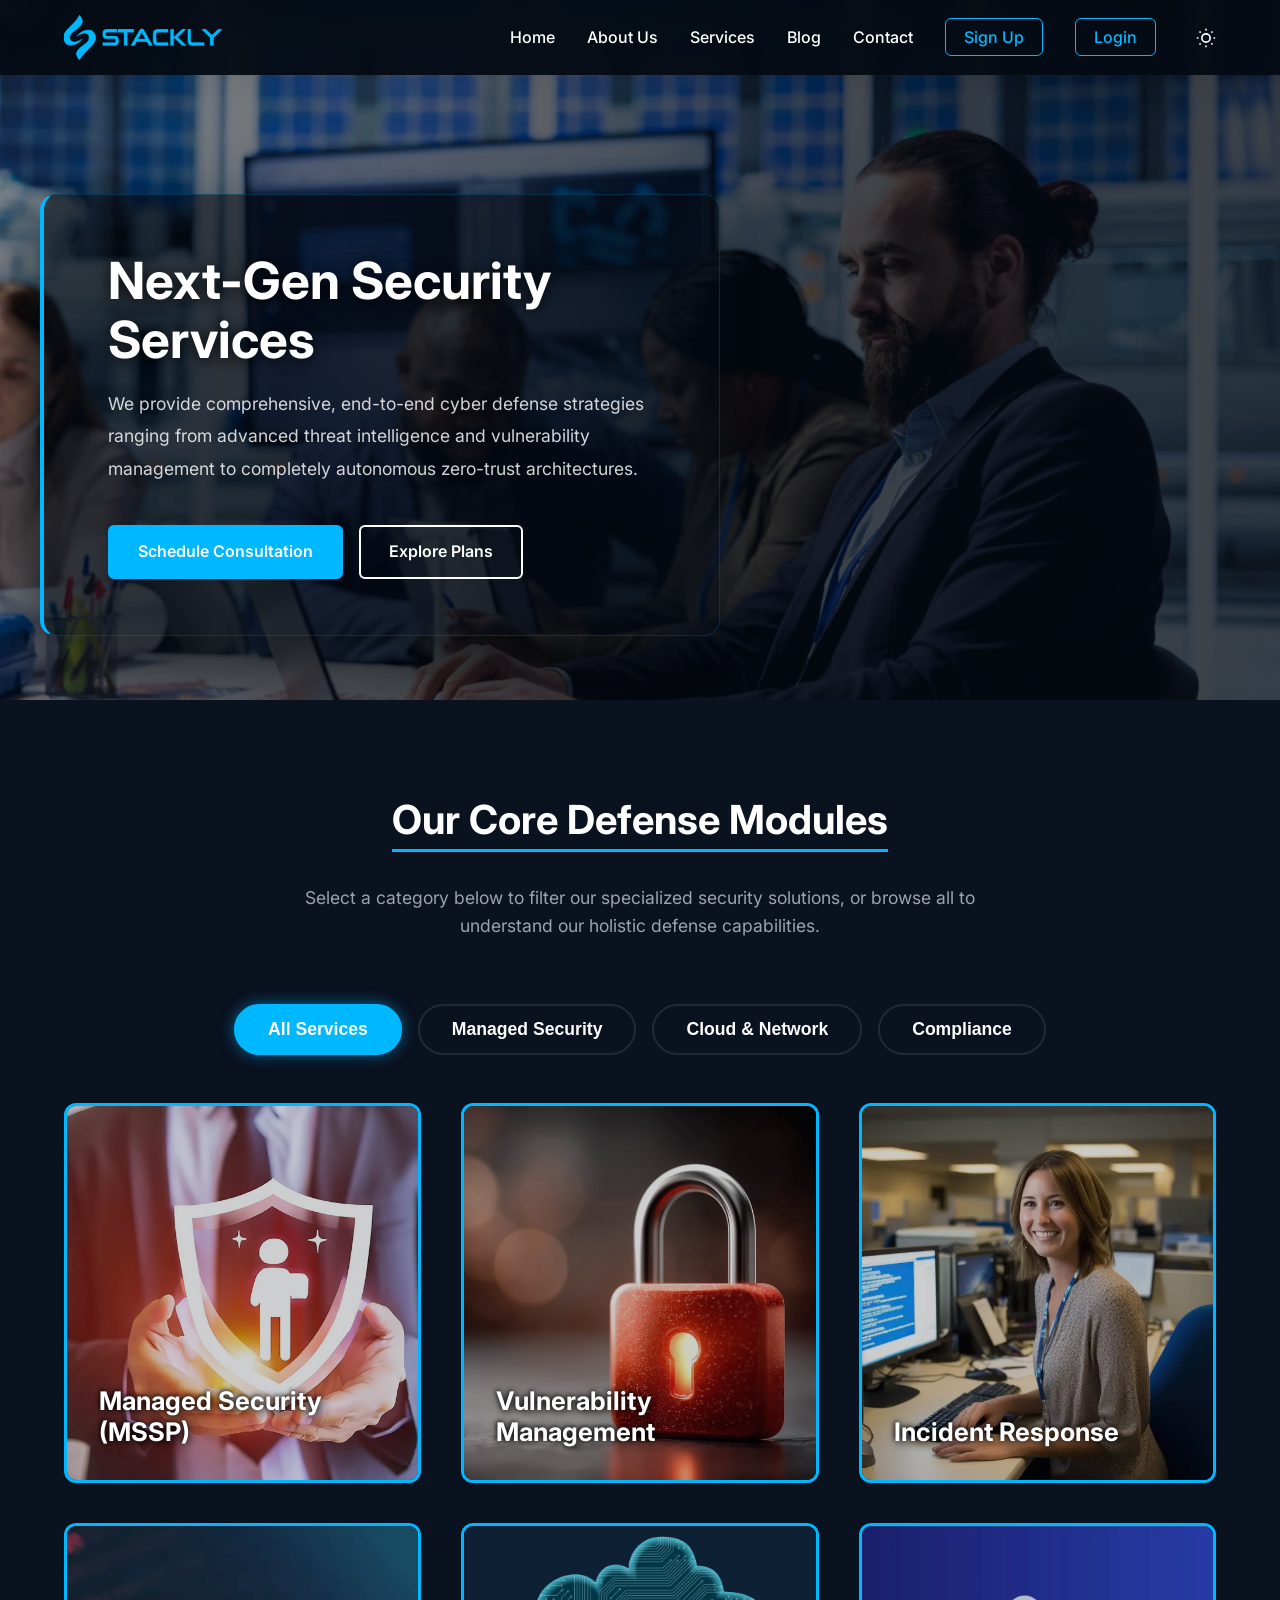
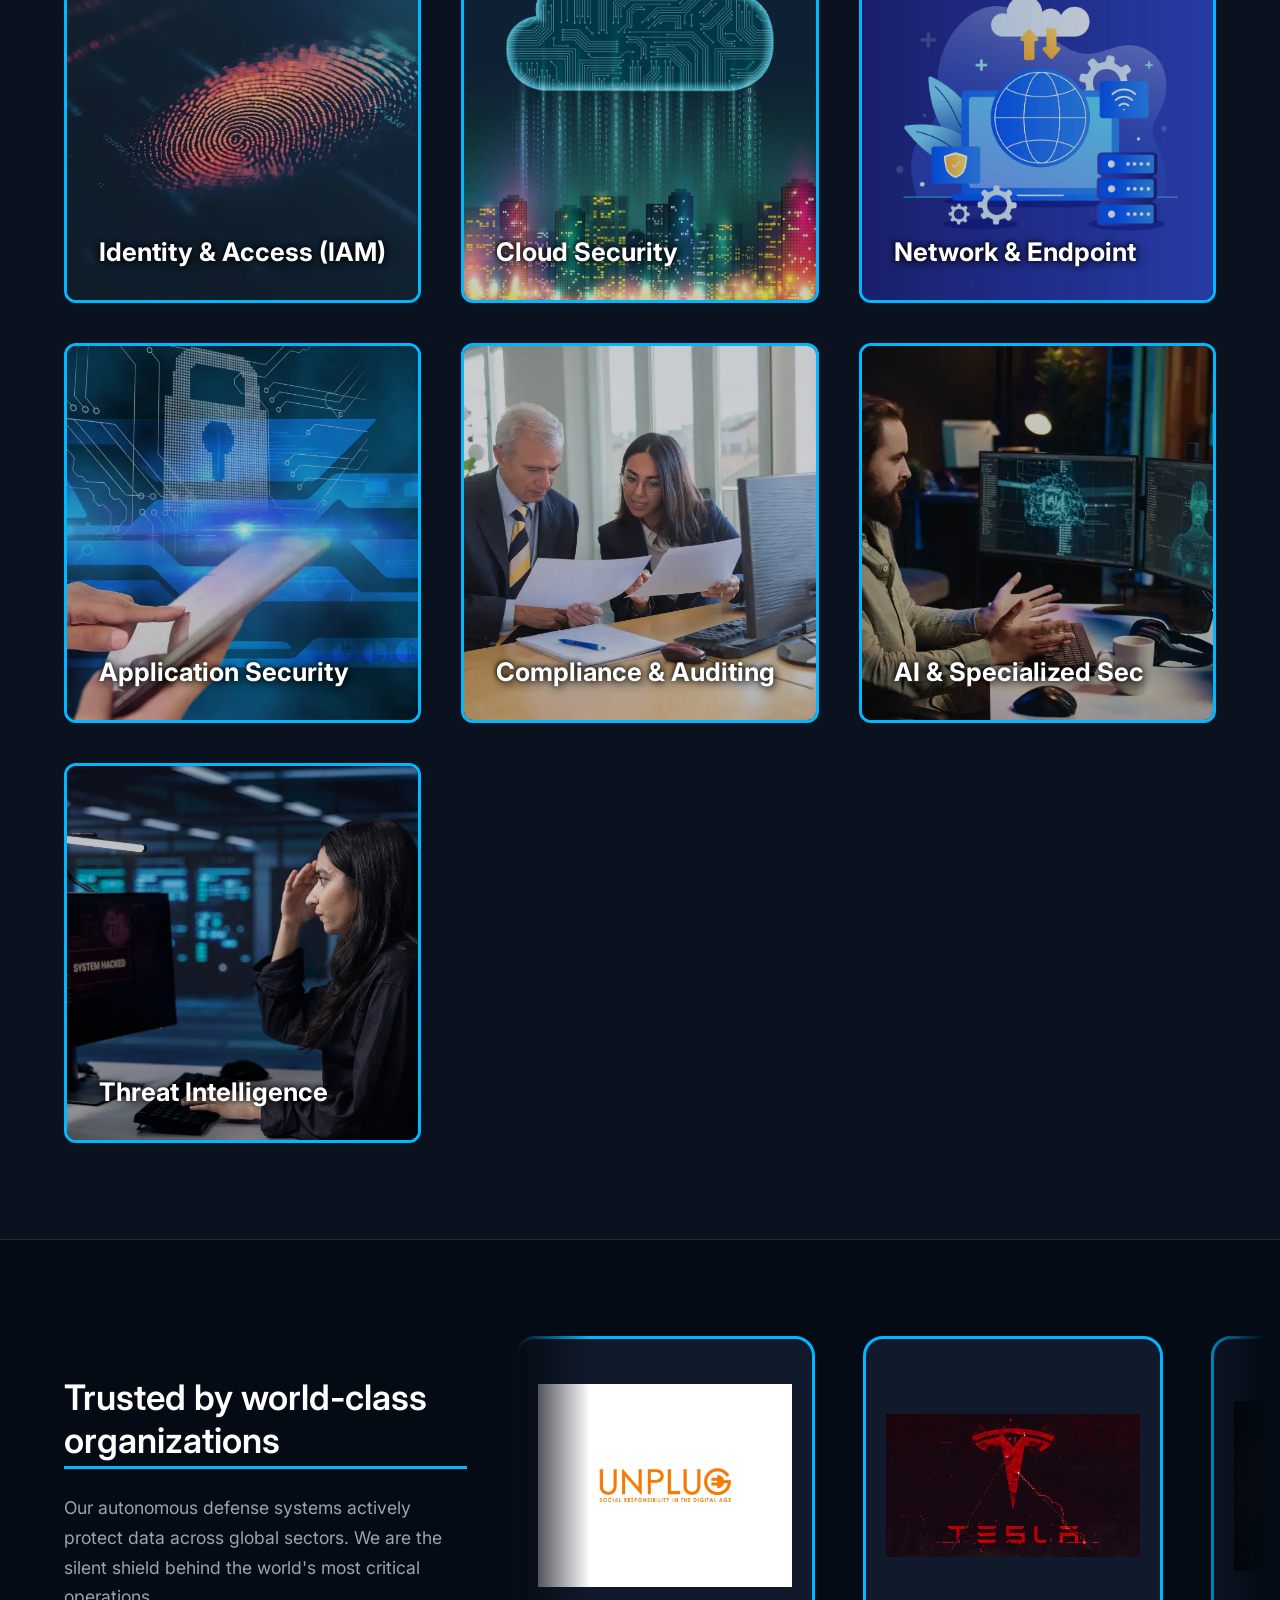
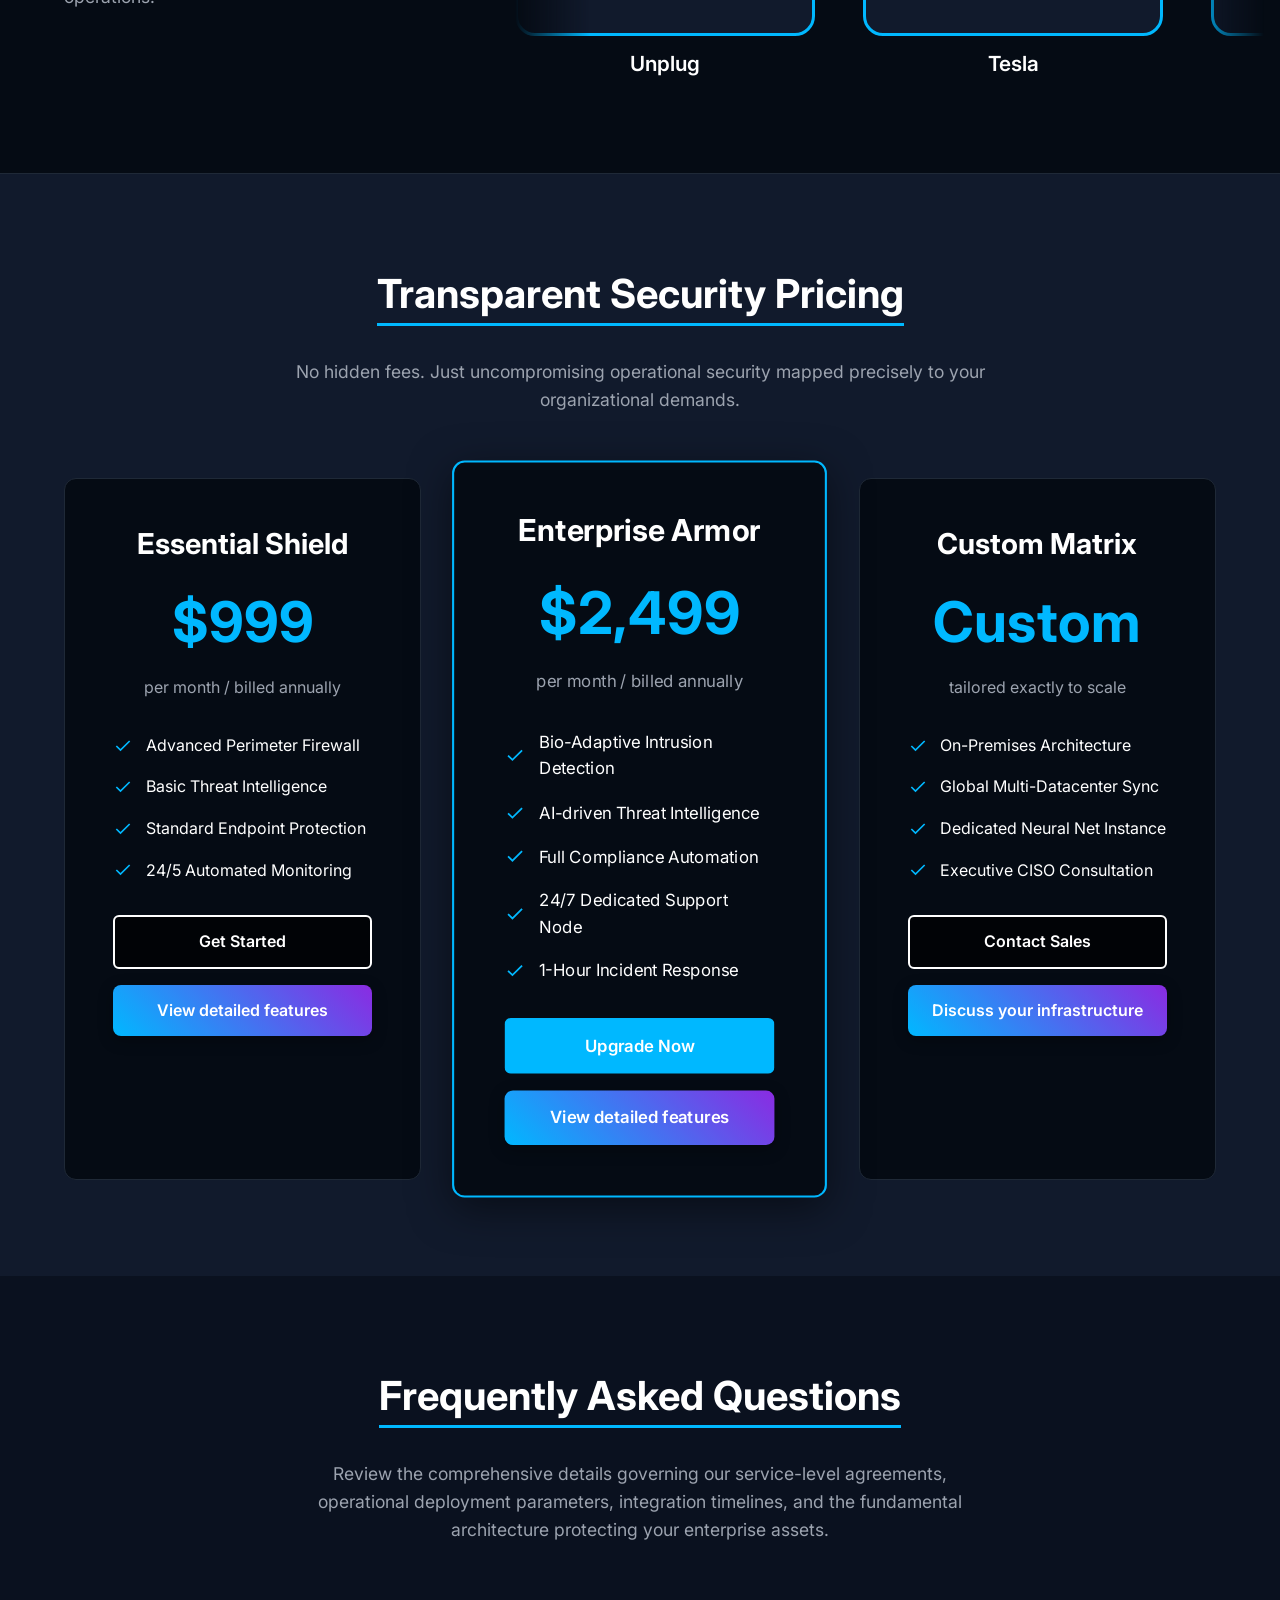
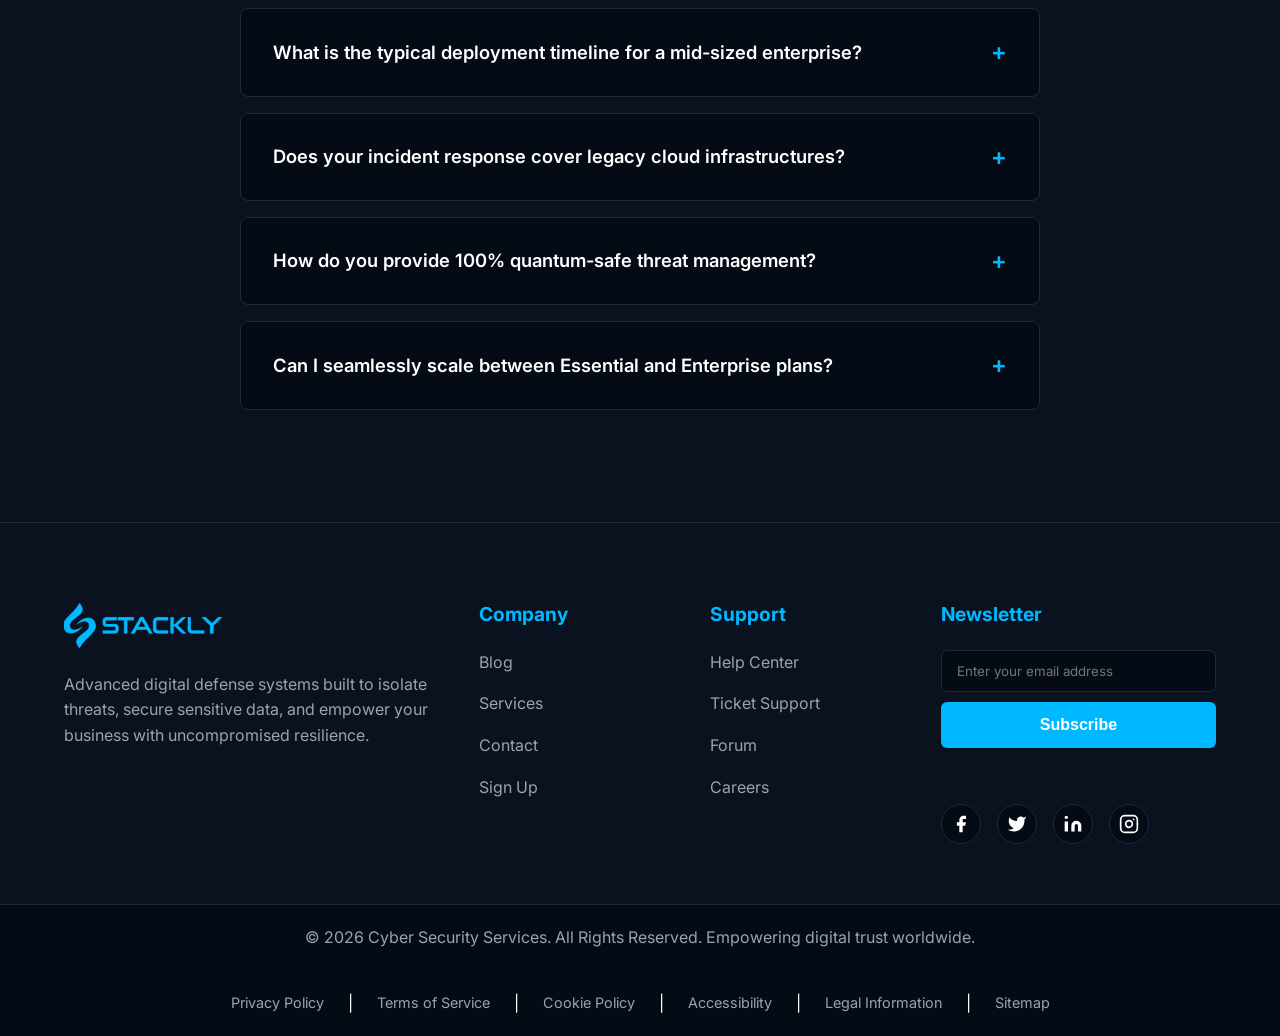
<file: pages/services.html>
<!DOCTYPE html>
<html lang="en" data-theme="dark">
<head>
    <meta charset="UTF-8">
    <meta name="viewport" content="width=device-width, initial-scale=1.0">
    <title>Services | Cyber Security</title>
    <link rel="icon" href="data:image/svg+xml,<svg xmlns='http://www.w3.org/2000/svg' viewBox='0 0 100 100'><text y='.9em' font-size='90'>🛡️</text></svg>">
    <link href="https://fonts.googleapis.com/css2?family=Inter:wght@300;400;500;600;700&display=swap" rel="stylesheet">
    <link rel="stylesheet" href="../css/style.css">
    <link rel="stylesheet" href="../css/services.css">
</head>
<body>
    <div class="loader-overlay" id="loader">
        <div class="loader-spinner"></div>
    </div>

    <button id="scrollTopBtn" aria-label="Scroll to top" title="Scroll to top">
        <svg xmlns="http://www.w3.org/2000/svg" width="24" height="24" fill="none" stroke="currentColor" stroke-width="2" viewBox="0 0 24 24"><path d="M12 19V5M5 12l7-7 7 7"/></svg>
    </button>

    <header class="header" id="header">
        <div class="container header-container">
            <!-- Logo -->
            <a href="../index.html" class="logo">
                <img src="../assets/Home1/Header/logo.webp" alt="Cyber Security Logo" id="headerLogo">
            </a>
            
            <nav class="desktop-nav">
                <ul class="nav-links">
                    <li><a href="../index.html">Home</a></li>
                    <li><a href="./about.html">About Us</a></li>
                    <li><a href="./services.html">Services</a></li>
                    <li><a href="./blog.html">Blog</a></li>
                    <li><a href="./contact.html">Contact</a></li>
                    <li><a href="./signup.html" class="btn-nav-outline">Sign Up</a></li>
                    <li><a href="./login.html" class="btn-nav-outline">Login</a></li>
                </ul>
                <button class="theme-switch" id="themeSwitchBtn" aria-label="Toggle Theme" title="Switch Theme">
                    <svg class="sun-icon" xmlns="http://www.w3.org/2000/svg" width="20" height="20" viewBox="0 0 24 24" fill="none" stroke="currentColor" stroke-width="2"><circle cx="12" cy="12" r="5"/><path d="M12 1v2M12 21v2M4.2 4.2l1.4 1.4M18.4 18.4l1.4 1.4M1 12h2M21 12h2M4.2 19.8l1.4-1.4M18.4 5.6l1.4-1.4"/></svg>
                    <svg class="moon-icon" xmlns="http://www.w3.org/2000/svg" width="20" height="20" viewBox="0 0 24 24" fill="none" stroke="currentColor" stroke-width="2"><path d="M21 12.79A9 9 0 1 1 11.21 3 7 7 0 0 0 21 12.79z"/></svg>
                </button>
            </nav>

            <button class="hamburger-btn" id="hamburgerBtn" aria-label="Open Mobile Menu">
                <span></span><span></span><span></span>
            </button>
        </div>
    </header>

    <div class="hamburger-overlay" id="hamburgerOverlay">
        <div class="hamburger-menu" id="hamburgerMenu">
            <button class="close-menu-btn" id="closeMenuBtn" aria-label="Close Mobile Menu">✕</button>
            <nav class="mobile-nav">
                <ul class="nav-links-mobile">
                    <li><a href="../index.html" class="mobile-nav-item">Home</a></li>
                    <li><a href="./about.html" class="mobile-nav-item">About Us</a></li>
                    <li><a href="./services.html" class="mobile-nav-item">Services</a></li>
                    <li><a href="./blog.html" class="mobile-nav-item">Blog</a></li>
                    <li><a href="./contact.html" class="mobile-nav-item">Contact</a></li>
                    <li><a href="./signup.html" class="mobile-nav-item btn-nav-outline-mobile">Sign Up</a></li>
                    <li><a href="./login.html" class="mobile-nav-item btn-nav-outline-mobile">Login</a></li>
                </ul>
                <button class="theme-switch theme-switch-mobile" id="mobileThemeSwitchBtn" aria-label="Toggle Theme">
                    <svg class="sun-icon" xmlns="http://www.w3.org/2000/svg" width="24" height="24" viewBox="0 0 24 24" fill="none" stroke="currentColor" stroke-width="2"><circle cx="12" cy="12" r="5"/><path d="M12 1v2M12 21v2M4.2 4.2l1.4 1.4M18.4 18.4l1.4 1.4M1 12h2M21 12h2M4.2 19.8l1.4-1.4M18.4 5.6l1.4-1.4"/></svg>
                    <svg class="moon-icon" xmlns="http://www.w3.org/2000/svg" width="24" height="24" viewBox="0 0 24 24" fill="none" stroke="currentColor" stroke-width="2"><path d="M21 12.79A9 9 0 1 1 11.21 3 7 7 0 0 0 21 12.79z"/></svg>
                </button>
            </nav>
        </div>
    </div>

    <main class="main-content">
        
        <section class="services-hero immersive-hero">
            <div class="hero-bg-carousel">
                <div class="bg-overlay"></div>
                <div class="split-slide active">
                    <img src="../assets/Services/heroIm1.webp" alt="Advanced Threat Analytics">
                </div>
                <div class="split-slide">
                    <img src="../assets/Services/heroIm2.webp" alt="Global Cyber Security Operations">
                </div>
                <div class="split-slide">
                    <img src="../assets/Services/heroIm3.webp" alt="Autonomous Infrastructure">
                </div>
            </div>

            <div class="container hero-glass-container">
                <div class="hero-glass-panel fade-in-up">
                    <div class="left-slide active">
                        <h1>Next-Gen Security Services</h1>
                        <p>We provide comprehensive, end-to-end cyber defense strategies ranging from advanced threat intelligence and vulnerability management to completely autonomous zero-trust architectures.</p>
                        <div class="hero-left-cta">
                            <span onclick="useNavigate('./error.html')" class="btn btn-primary" role="button" tabindex="0">Schedule Consultation</span>
                            <span onclick="useNavigate('./error.html')" class="btn btn-secondary" role="button" tabindex="0">Explore Plans</span>
                        </div>
                    </div>
                    <div class="left-slide">
                        <h1>Autonomous Threat Intelligence</h1>
                        <p>Harness the power of decentralized AI agents to monitor, detect, and isolate anomalies before they penetrate your mission-critical infrastructure.</p>
                        <div class="hero-left-cta">
                            <span onclick="useNavigate('./error.html')" class="btn btn-primary" role="button" tabindex="0">Schedule Consultation</span>
                            <span onclick="useNavigate('./error.html')" class="btn btn-secondary" role="button" tabindex="0">Explore Plans</span>
                        </div>
                    </div>
                    <div class="left-slide">
                        <h1>Absolute Compliance Control</h1>
                        <p>Achieve and maintain global regulatory standards instantly. Our adaptive protocols secure audit trails seamlessly for ISO, SOC 2, and GDPR without manual overhead.</p>
                        <div class="hero-left-cta">
                            <span onclick="useNavigate('./error.html')" class="btn btn-primary" role="button" tabindex="0">Schedule Consultation</span>
                            <span onclick="useNavigate('./error.html')" class="btn btn-secondary" role="button" tabindex="0">Explore Plans</span>
                        </div>
                    </div>
                </div>
            </div>
        </section>

        <section class="services-section">
            <div class="container">
                <div class="section-header fade-in-up">
                    <h1 class="live-underline">Our Core Defense Modules</h1>
                    <p>Select a category below to filter our specialized security solutions, or browse all to understand our holistic defense capabilities.</p>
                </div>
                
                <div class="services-filter fade-in-up" style="transition-delay: 0.1s;">
                    <button class="filter-btn active" data-filter="all">All Services</button>
                    <button class="filter-btn" data-filter="managed">Managed Security</button>
                    <button class="filter-btn" data-filter="cloud">Cloud & Network</button>
                    <button class="filter-btn" data-filter="compliance">Compliance</button>
                </div>

                <div class="services-grid" id="servicesGrid">
                    <div class="service-card fade-in-up" data-category="managed" style="transition-delay: 0.1s;">
                        <img src="../assets/Services/Grid/1.webp" alt="MSSP">
                        <div class="service-overlay"></div>
                        <div class="service-content">
                            <h1>Managed Security (MSSP)</h1>
                        </div>
                        <div class="service-hover-content">
                            <h2>Managed Security (MSSP)</h2>
                            <p>24/7 continuous monitoring, unified security information, and active event management (SIEM) bolstered by leading threat intelligence teams.</p>
                            <div class="service-actions">
                                <span onclick="useNavigate('./error.html')" class="btn btn-primary btn-sm" role="button" tabindex="0">Learn More</span>
                                <span onclick="useNavigate('./error.html')" class="btn btn-secondary btn-sm" role="button" tabindex="0">Get Quote</span>
                            </div>
                        </div>
                    </div>

                    <div class="service-card fade-in-up" data-category="managed" style="transition-delay: 0.2s;">
                        <img src="../assets/Services/Grid/2.webp" alt="Vulnerability Management">
                        <div class="service-overlay"></div>
                        <div class="service-content">
                            <h1>Vulnerability Management</h1>
                        </div>
                        <div class="service-hover-content">
                            <h2>Vulnerability Management</h2>
                            <p>Proactive vulnerability scanning, multi-layered penetration testing, and thorough risk assessment frameworks to identify security gaps early.</p>
                            <div class="service-actions">
                                <span onclick="useNavigate('./error.html')" class="btn btn-primary btn-sm" role="button" tabindex="0">Learn More</span>
                                <span onclick="useNavigate('./error.html')" class="btn btn-secondary btn-sm" role="button" tabindex="0">Get Quote</span>
                            </div>
                        </div>
                    </div>

                    <div class="service-card fade-in-up" data-category="managed" style="transition-delay: 0.3s;">
                        <img src="../assets/Services/Grid/3.webp" alt="Incident Response">
                        <div class="service-overlay"></div>
                        <div class="service-content">
                            <h1>Incident Response</h1>
                        </div>
                        <div class="service-hover-content">
                            <h2>Incident Response</h2>
                            <p>Immediate digital forensics, localized breach containment, systematic threat removal, and rapid data recovery infrastructure protocols.</p>
                            <div class="service-actions">
                                <span onclick="useNavigate('./error.html')" class="btn btn-primary btn-sm" role="button" tabindex="0">Learn More</span>
                                <span onclick="useNavigate('./error.html')" class="btn btn-secondary btn-sm" role="button" tabindex="0">Get Quote</span>
                            </div>
                        </div>
                    </div>

                    <div class="service-card fade-in-up" data-category="cloud" style="transition-delay: 0.1s;">
                        <img src="../assets/Services/Grid/4.webp" alt="IAM">
                        <div class="service-overlay"></div>
                        <div class="service-content">
                            <h1>Identity & Access (IAM)</h1>
                        </div>
                        <div class="service-hover-content">
                            <h2>Identity & Access (IAM)</h2>
                            <p>Stringent role-based access control, decentralized multi-factor authentication, and lifecycle identity governance mechanisms.</p>
                            <div class="service-actions">
                                <span onclick="useNavigate('./error.html')" class="btn btn-primary btn-sm" role="button" tabindex="0">Learn More</span>
                                <span onclick="useNavigate('./error.html')" class="btn btn-secondary btn-sm" role="button" tabindex="0">Get Quote</span>
                            </div>
                        </div>
                    </div>

                    <div class="service-card fade-in-up" data-category="cloud" style="transition-delay: 0.2s;">
                        <img src="../assets/Services/Grid/5.webp" alt="Cloud Security">
                        <div class="service-overlay"></div>
                        <div class="service-content">
                            <h1>Cloud Security</h1>
                        </div>
                        <div class="service-hover-content">
                            <h2>Cloud Security</h2>
                            <p>End-to-end securing of public/private cloud infrastructure, decentralized containers, and remote applications from unauthorized access.</p>
                            <div class="service-actions">
                                <span onclick="useNavigate('./error.html')" class="btn btn-primary btn-sm" role="button" tabindex="0">Learn More</span>
                                <span onclick="useNavigate('./error.html')" class="btn btn-secondary btn-sm" role="button" tabindex="0">Get Quote</span>
                            </div>
                        </div>
                    </div>

                    <div class="service-card fade-in-up" data-category="cloud" style="transition-delay: 0.3s;">
                        <img src="../assets/Services/Grid/6.webp" alt="Network Security">
                        <div class="service-overlay"></div>
                        <div class="service-content">
                            <h1>Network & Endpoint</h1>
                        </div>
                        <div class="service-hover-content">
                            <h2>Network & Endpoint</h2>
                            <p>Advanced autonomous firewall management, deep-layer antivirus capabilities, and next-generation endpoint detection and response (EDR).</p>
                            <div class="service-actions">
                                <span onclick="useNavigate('./error.html')" class="btn btn-primary btn-sm" role="button" tabindex="0">Learn More</span>
                                <span onclick="useNavigate('./error.html')" class="btn btn-secondary btn-sm" role="button" tabindex="0">Get Quote</span>
                            </div>
                        </div>
                    </div>

                    <div class="service-card fade-in-up" data-category="cloud" style="transition-delay: 0.1s;">
                        <img src="../assets/Services/Grid/7.webp" alt="App Security">
                        <div class="service-overlay"></div>
                        <div class="service-content">
                            <h1>Application Security</h1>
                        </div>
                        <div class="service-hover-content">
                            <h2>Application Security</h2>
                            <p>Rigorous pre-deployment testing and run-time protecting for enterprise mobile apps, high-traffic web applications, and embedded software.</p>
                            <div class="service-actions">
                                <span onclick="useNavigate('./error.html')" class="btn btn-primary btn-sm" role="button" tabindex="0">Learn More</span>
                                <span onclick="useNavigate('./error.html')" class="btn btn-secondary btn-sm" role="button" tabindex="0">Get Quote</span>
                            </div>
                        </div>
                    </div>

                    <div class="service-card fade-in-up" data-category="compliance" style="transition-delay: 0.2s;">
                        <img src="../assets/Services/Grid/8.webp" alt="Compliance">
                        <div class="service-overlay"></div>
                        <div class="service-content">
                            <h1>Compliance & Auditing</h1>
                        </div>
                        <div class="service-hover-content">
                            <h2>Compliance & Auditing</h2>
                            <p>Comprehensive InfoSec audits and automated risk-compliance tracking (ISO 27001, GDPR, HIPAA, SOC 2) tailored exactly to your region.</p>
                            <div class="service-actions">
                                <span onclick="useNavigate('./error.html')" class="btn btn-primary btn-sm" role="button" tabindex="0">Learn More</span>
                                <span onclick="useNavigate('./error.html')" class="btn btn-secondary btn-sm" role="button" tabindex="0">Get Quote</span>
                            </div>
                        </div>
                    </div>

                    <div class="service-card fade-in-up" data-category="managed" style="transition-delay: 0.3s;">
                        <img src="../assets/Services/Grid/9.webp" alt="AI Security">
                        <div class="service-overlay"></div>
                        <div class="service-content">
                            <h1>AI & Specialized Sec</h1>
                        </div>
                        <div class="service-hover-content">
                            <h2>AI & Specialized Sec</h2>
                            <p>Proprietary AI-enabled threat intelligence, neural network agent protection, and highly specialized, isolated network IoT security.</p>
                            <div class="service-actions">
                                <span onclick="useNavigate('./error.html')" class="btn btn-primary btn-sm" role="button" tabindex="0">Learn More</span>
                                <span onclick="useNavigate('./error.html')" class="btn btn-secondary btn-sm" role="button" tabindex="0">Get Quote</span>
                            </div>
                        </div>
                    </div>

                    <div class="service-card fade-in-up" data-category="cloud" style="transition-delay: 0.1s;">
                        <img src="../assets/Services/Grid/10.webp" alt="Threat Intelligence">
                        <div class="service-overlay"></div>
                        <div class="service-content">
                            <h1>Threat Intelligence</h1>
                        </div>
                        <div class="service-hover-content">
                            <h2>Threat Intelligence</h2>
                            <p>Dark web data scraping, early-warning network sensors, and active nation-state actor profiling to completely eliminate surprise vulnerabilities.</p>
                            <div class="service-actions">
                                <span onclick="useNavigate('./error.html')" class="btn btn-primary btn-sm" role="button" tabindex="0">Learn More</span>
                                <span onclick="useNavigate('./error.html')" class="btn btn-secondary btn-sm" role="button" tabindex="0">Get Quote</span>
                            </div>
                        </div>
                    </div>
                </div>
            </div>
        </section>

        <section class="brands-section">
            <div class="brands-container fade-in-up">
                <div class="brands-header-card">
                    <h1 class="brands-title live-underline">Trusted by world-class organizations</h1>
                    <p>Our autonomous defense systems actively protect data across global sectors. We are the silent shield behind the world's most critical operations.</p>
                </div>
                
                <div class="brands-marquee-wrapper">
                    <div class="brands-marquee-track">
                        <div class="brand-item">
                            <div class="brand-logo-box">
                                <img src="../assets/Services/Brands/logo1.webp" alt="Unplug">
                            </div>
                            <h3>Unplug</h3>
                        </div>
                        <div class="brand-item">
                            <div class="brand-logo-box">
                                <img src="../assets/Services/Brands/logo2.webp" alt="Tesla">
                            </div>
                            <h3>Tesla</h3>
                        </div>
                        <div class="brand-item">
                            <div class="brand-logo-box">
                                <img src="../assets/Services/Brands/logo3.webp" alt="Sony">
                            </div>
                            <h3>Sony</h3>
                        </div>
                        <div class="brand-item">
                            <div class="brand-logo-box">
                                <img src="../assets/Services/Brands/logo4.webp" alt="X">
                            </div>
                            <h3>X</h3>
                        </div>
                        <div class="brand-item">
                            <div class="brand-logo-box">
                                <img src="../assets/Services/Brands/logo5.webp" alt="Boss">
                            </div>
                            <h3>Boss</h3>
                        </div>
                        <div class="brand-item">
                            <div class="brand-logo-box">
                                <img src="../assets/Services/Brands/logo1.webp" alt="Unplug">
                            </div>
                            <h3>Unplug</h3>
                        </div>
                        <div class="brand-item">
                            <div class="brand-logo-box">
                                <img src="../assets/Services/Brands/logo2.webp" alt="Tesla">
                            </div>
                            <h3>Tesla</h3>
                        </div>
                        <div class="brand-item">
                            <div class="brand-logo-box">
                                <img src="../assets/Services/Brands/logo3.webp" alt="Sony">
                            </div>
                            <h3>Sony</h3>
                        </div>
                        <div class="brand-item">
                            <div class="brand-logo-box">
                                <img src="../assets/Services/Brands/logo4.webp" alt="X">
                            </div>
                            <h3>X</h3>
                        </div>
                        <div class="brand-item">
                            <div class="brand-logo-box">
                                <img src="../assets/Services/Brands/logo5.webp" alt="Boss">
                            </div>
                            <h3>Boss</h3>
                        </div>
                    </div>
                </div>
            </div>
        </section>

        <section class="pricing-section">
            <div class="container">
                <div class="section-header fade-in-up">
                    <h1 class="live-underline">Transparent Security Pricing</h1>
                    <p>No hidden fees. Just uncompromising operational security mapped precisely to your organizational demands.</p>
                </div>
                
                <div class="pricing-grid">
                    <div class="pricing-card fade-in-up" style="transition-delay: 0.1s;">
                        <div class="pricing-header">
                            <h1>Essential Shield</h1>
                            <div class="pricing-price">$999</div>
                            <div class="pricing-duration">per month / billed annually</div>
                        </div>
                        <ul class="pricing-features">
                            <li><svg xmlns="http://www.w3.org/2000/svg" width="20" height="20" viewBox="0 0 24 24" fill="none" stroke="currentColor" stroke-width="2"><polyline points="20 6 9 17 4 12"></polyline></svg> Advanced Perimeter Firewall</li>
                            <li><svg xmlns="http://www.w3.org/2000/svg" width="20" height="20" viewBox="0 0 24 24" fill="none" stroke="currentColor" stroke-width="2"><polyline points="20 6 9 17 4 12"></polyline></svg> Basic Threat Intelligence</li>
                            <li><svg xmlns="http://www.w3.org/2000/svg" width="20" height="20" viewBox="0 0 24 24" fill="none" stroke="currentColor" stroke-width="2"><polyline points="20 6 9 17 4 12"></polyline></svg> Standard Endpoint Protection</li>
                            <li><svg xmlns="http://www.w3.org/2000/svg" width="20" height="20" viewBox="0 0 24 24" fill="none" stroke="currentColor" stroke-width="2"><polyline points="20 6 9 17 4 12"></polyline></svg> 24/5 Automated Monitoring</li>
                        </ul>
                        <div class="pricing-actions">
                            <span onclick="useNavigate('./error.html')" class="btn btn-secondary" role="button" tabindex="0">Get Started</span>
                            <span onclick="useNavigate('./error.html')" class="colorful-btn" role="button" tabindex="0">View detailed features</span>
                        </div>
                    </div>
                    
                    <div class="pricing-card featured fade-in-up" style="transition-delay: 0.2s;">
                        <div class="pricing-header">
                            <h1>Enterprise Armor</h1>
                            <div class="pricing-price">$2,499</div>
                            <div class="pricing-duration">per month / billed annually</div>
                        </div>
                        <ul class="pricing-features">
                            <li><svg xmlns="http://www.w3.org/2000/svg" width="20" height="20" viewBox="0 0 24 24" fill="none" stroke="currentColor" stroke-width="2"><polyline points="20 6 9 17 4 12"></polyline></svg> Bio-Adaptive Intrusion Detection</li>
                            <li><svg xmlns="http://www.w3.org/2000/svg" width="20" height="20" viewBox="0 0 24 24" fill="none" stroke="currentColor" stroke-width="2"><polyline points="20 6 9 17 4 12"></polyline></svg> AI-driven Threat Intelligence</li>
                            <li><svg xmlns="http://www.w3.org/2000/svg" width="20" height="20" viewBox="0 0 24 24" fill="none" stroke="currentColor" stroke-width="2"><polyline points="20 6 9 17 4 12"></polyline></svg> Full Compliance Automation</li>
                            <li><svg xmlns="http://www.w3.org/2000/svg" width="20" height="20" viewBox="0 0 24 24" fill="none" stroke="currentColor" stroke-width="2"><polyline points="20 6 9 17 4 12"></polyline></svg> 24/7 Dedicated Support Node</li>
                            <li><svg xmlns="http://www.w3.org/2000/svg" width="20" height="20" viewBox="0 0 24 24" fill="none" stroke="currentColor" stroke-width="2"><polyline points="20 6 9 17 4 12"></polyline></svg> 1-Hour Incident Response</li>
                        </ul>
                        <div class="pricing-actions">
                            <span onclick="useNavigate('./error.html')" class="btn btn-primary" role="button" tabindex="0">Upgrade Now</span>
                            <span onclick="useNavigate('./error.html')" class="colorful-btn" role="button" tabindex="0">View detailed features</span>
                        </div>
                    </div>
                    
                    <div class="pricing-card fade-in-up" style="transition-delay: 0.3s;">
                        <div class="pricing-header">
                            <h1>Custom Matrix</h1>
                            <div class="pricing-price">Custom</div>
                            <div class="pricing-duration">tailored exactly to scale</div>
                        </div>
                        <ul class="pricing-features">
                            <li><svg xmlns="http://www.w3.org/2000/svg" width="20" height="20" viewBox="0 0 24 24" fill="none" stroke="currentColor" stroke-width="2"><polyline points="20 6 9 17 4 12"></polyline></svg> On-Premises Architecture</li>
                            <li><svg xmlns="http://www.w3.org/2000/svg" width="20" height="20" viewBox="0 0 24 24" fill="none" stroke="currentColor" stroke-width="2"><polyline points="20 6 9 17 4 12"></polyline></svg> Global Multi-Datacenter Sync</li>
                            <li><svg xmlns="http://www.w3.org/2000/svg" width="20" height="20" viewBox="0 0 24 24" fill="none" stroke="currentColor" stroke-width="2"><polyline points="20 6 9 17 4 12"></polyline></svg> Dedicated Neural Net Instance</li>
                            <li><svg xmlns="http://www.w3.org/2000/svg" width="20" height="20" viewBox="0 0 24 24" fill="none" stroke="currentColor" stroke-width="2"><polyline points="20 6 9 17 4 12"></polyline></svg> Executive CISO Consultation</li>
                        </ul>
                        <div class="pricing-actions">
                            <span onclick="useNavigate('./error.html')" class="btn btn-secondary" role="button" tabindex="0">Contact Sales</span>
                            <span onclick="useNavigate('./error.html')" class="colorful-btn" role="button" tabindex="0">Discuss your infrastructure</span>
                        </div>
                    </div>
                </div>
            </div>
        </section>

        <section class="faq-section">
            <div class="container">
                <div class="section-header fade-in-up">
                    <h1 class="live-underline">Frequently Asked Questions</h1>
                    <p>Review the comprehensive details governing our service-level agreements, operational deployment parameters, integration timelines, and the fundamental architecture protecting your enterprise assets.</p>
                </div>
                
                <div class="faq-container fade-in-up">
                    <div class="faq-item">
                        <div class="faq-question">
                            What is the typical deployment timeline for a mid-sized enterprise?
                            <span class="faq-icon">+</span>
                        </div>
                        <div class="faq-answer">
                            <div class="faq-answer-inner">
                                Generally, our AI-driven integration maps your topography in 48 hours. Full structural compliance and active endpoints take less than two weeks without disrupting ongoing operational continuity.
                            </div>
                        </div>
                    </div>
                    <div class="faq-item">
                        <div class="faq-question">
                            Does your incident response cover legacy cloud infrastructures?
                            <span class="faq-icon">+</span>
                        </div>
                        <div class="faq-answer">
                            <div class="faq-answer-inner">
                                Yes. Our bio-adaptive algorithms are completely independent arrays that sit atop existing data layers. We trace anomalies and secure breaches identically across all forms of infrastructure.
                            </div>
                        </div>
                    </div>
                    <div class="faq-item">
                        <div class="faq-question">
                            How do you provide 100% quantum-safe threat management?
                            <span class="faq-icon">+</span>
                        </div>
                        <div class="faq-answer">
                            <div class="faq-answer-inner">
                                We utilize lattice-based cryptography during all sensitive transmissions, making our decryption layers impervious to the immense parallel processing capability of theoretical quantum cracking nodes.
                            </div>
                        </div>
                    </div>
                    <div class="faq-item">
                        <div class="faq-question">
                            Can I seamlessly scale between Essential and Enterprise plans?
                            <span class="faq-icon">+</span>
                        </div>
                        <div class="faq-answer">
                            <div class="faq-answer-inner">
                                Absolutely. The matrix transitions instantaneously. It is a matter of deploying the requisite algorithms which unlock the heavier processing components of the ecosystem.
                            </div>
                        </div>
                    </div>
                </div>
            </div>
        </section>
    </main>

    <footer class="footer">
        <div class="container footer-grid">
            <div class="footer-col col-brand">
                <a href="../index.html" class="footer-logo">
                    <img src="../assets/Home1/Header/logo.webp" alt="Cyber Security Logo" id="footerLogoImage">
                </a>
                <p>Advanced digital defense systems built to isolate threats, secure sensitive data, and empower your business with uncompromised resilience.</p>
            </div>
            
            <div class="footer-col col-links">
                <h3 class="footer-heading">Company</h3>
                <ul>
                    <li><a href="./blog.html">Blog</a></li>
                    <li><a href="./services.html">Services</a></li>
                    <li><a href="./contact.html">Contact</a></li>
                    <li><a href="./signup.html">Sign Up</a></li>
                </ul>
            </div>
            
            <div class="footer-col col-links">
                <h3 class="footer-heading">Support</h3>
                <ul>
                    <li><a href="./error.html">Help Center</a></li>
                    <li><a href="./error.html">Ticket Support</a></li>
                    <li><a href="./error.html">Forum</a></li>
                    <li><a href="./error.html">Careers</a></li>
                </ul>
            </div>
            
            <div class="footer-col col-newsletter">
                <h3 class="footer-heading">Newsletter</h3>
                <form id="newsletterForm" class="newsletter-form">
                    <div class="input-group">
                        <input type="email" id="emailInput" placeholder="Enter your email address" required>
                        <button type="submit" class="btn btn-primary" aria-label="Subscribe">Subscribe</button>
                    </div>
                    <span id="emailError" class="error-message"></span>
                </form>
                
                <div class="social-links mt-4">
                    <a href="./error.html" class="social-icon" aria-label="Facebook">
                        <svg xmlns="http://www.w3.org/2000/svg" width="20" height="20" viewBox="0 0 24 24" fill="currentColor"><path d="M18 2h-3a5 5 0 0 0-5 5v3H7v4h3v8h4v-8h3l1-4h-4V7a1 1 0 0 1 1-1h3z"></path></svg>
                    </a>
                    <a href="./error.html" class="social-icon" aria-label="Twitter">
                        <svg xmlns="http://www.w3.org/2000/svg" width="20" height="20" viewBox="0 0 24 24" fill="currentColor"><path d="M23 3a10.9 10.9 0 0 1-3.14 1.53 4.48 4.48 0 0 0-7.86 3v1A10.66 10.66 0 0 1 3 4s-4 9 5 13a11.64 11.64 0 0 1-7 2c9 5 20 0 20-11.5a4.5 4.5 0 0 0-.08-.83A7.72 7.72 0 0 0 23 3z"></path></svg>
                    </a>
                    <a href="./error.html" class="social-icon" aria-label="LinkedIn">
                        <svg xmlns="http://www.w3.org/2000/svg" width="20" height="20" viewBox="0 0 24 24" fill="currentColor"><path d="M16 8a6 6 0 0 1 6 6v7h-4v-7a2 2 0 0 0-2-2 2 2 0 0 0-2 2v7h-4v-7a6 6 0 0 1 6-6z"></path><rect x="2" y="9" width="4" height="12"></rect><circle cx="4" cy="4" r="2"></circle></svg>
                    </a>
                    <a href="./error.html" class="social-icon" aria-label="Instagram">
                        <svg xmlns="http://www.w3.org/2000/svg" width="20" height="20" viewBox="0 0 24 24" fill="none" stroke="currentColor" stroke-width="2" stroke-linecap="round" stroke-linejoin="round"><rect x="2" y="2" width="20" height="20" rx="5" ry="5"></rect><path d="M16 11.37A4 4 0 1 1 12.63 8 4 4 0 0 1 16 11.37z"></path><line x1="17.5" y1="6.5" x2="17.51" y2="6.5"></line></svg>
                    </a>
                </div>
            </div>
        </div>
        
        <div class="mini-footer">
            <div class="container mini-footer-flex">
                <p>&copy; 2026 Cyber Security Services. All Rights Reserved. Empowering digital trust worldwide.</p>
                <div class="legal-links">
                    <a href="./error.html">Privacy Policy</a><span class="separator">|</span>
                    <a href="./error.html">Terms of Service</a><span class="separator">|</span>
                    <a href="./error.html">Cookie Policy</a><span class="separator">|</span>
                    <a href="./error.html">Accessibility</a><span class="separator">|</span>
                    <a href="./error.html">Legal Information</a><span class="separator">|</span>
                    <a href="./error.html">Sitemap</a>
                </div>
            </div>
        </div>
    </footer>

    <script>
        // Custom Routing System (Constraints Applied)
        function useNavigate(path) {
            showLoader();
            setTimeout(() => {
                window.location.assign(path);
            }, 500);
        }

        // 1. Theme Configuration
        const htmlDoc = document.documentElement;
        const themeBtn = document.getElementById('themeSwitchBtn');
        const themeMobileBtn = document.getElementById('mobileThemeSwitchBtn');
        const sunIcons = document.querySelectorAll('.sun-icon');
        const moonIcons = document.querySelectorAll('.moon-icon');

        function applyTheme(theme) {
            htmlDoc.setAttribute('data-theme', theme);
            localStorage.setItem('site_theme', theme);
            if (theme === 'dark') {
                sunIcons.forEach(i => i.style.display = 'block');
                moonIcons.forEach(i => i.style.display = 'none');
            } else {
                sunIcons.forEach(i => i.style.display = 'none');
                moonIcons.forEach(i => i.style.display = 'block');
            }
        }
        const savedTheme = localStorage.getItem('site_theme') || 'dark';
        applyTheme(savedTheme);

        function toggleTheme() {
            const currentTheme = htmlDoc.getAttribute('data-theme');
            const newTheme = currentTheme === 'dark' ? 'light' : 'dark';
            applyTheme(newTheme);
        }
        themeBtn.addEventListener('click', toggleTheme);
        themeMobileBtn.addEventListener('click', toggleTheme);

        // 2. Global Loader
        const loader = document.getElementById('loader');
        function hideLoader() {
            loader.style.opacity = '0';
            setTimeout(() => { loader.style.display = 'none'; }, 500);
        }
        function showLoader() {
            loader.style.display = 'flex';
            void loader.offsetWidth;
            loader.style.opacity = '1';
        }
        window.addEventListener('load', hideLoader);
        window.addEventListener('pageshow', (event) => {
            if (event.persisted) hideLoader();
        });

        // 3. Header Scroll & Scroll-to-Top Button
        const header = document.getElementById('header');
        const scrollTopBtn = document.getElementById('scrollTopBtn');
        function updateHeaderHeight() {
            htmlDoc.style.setProperty('--header-height', `${header.offsetHeight}px`);
        }
        updateHeaderHeight();
        window.addEventListener('resize', updateHeaderHeight);
        window.addEventListener('scroll', () => {
            if (window.scrollY > 50) {
                header.classList.add('scrolled');
                scrollTopBtn.classList.add('visible');
            } else {
                header.classList.remove('scrolled');
                scrollTopBtn.classList.remove('visible');
            }
        });
        scrollTopBtn.addEventListener('click', () => {
            window.scrollTo({ top: 0, behavior: 'smooth' });
        });

        // 4. Hamburger Menu Logic
        const hamburgerBtn = document.getElementById('hamburgerBtn');
        const closeMenuBtn = document.getElementById('closeMenuBtn');
        const hamburgerOverlay = document.getElementById('hamburgerOverlay');
        const hamburgerMenu = document.getElementById('hamburgerMenu');

        function openMobileMenu() {
            hamburgerOverlay.classList.add('active');
            hamburgerMenu.classList.add('active');
            document.body.style.overflow = 'hidden';
        }
        function closeMobileMenu() {
            hamburgerOverlay.classList.remove('active');
            hamburgerMenu.classList.remove('active');
            document.body.style.overflow = '';
        }
        hamburgerBtn.addEventListener('click', openMobileMenu);
        closeMenuBtn.addEventListener('click', closeMobileMenu);
        hamburgerOverlay.addEventListener('click', (e) => {
            if (e.target === hamburgerOverlay) closeMobileMenu();
        });

        // 5. Fade-In Scroll IntersectionObserver
        const fadeElements = document.querySelectorAll('.fade-in-up');
        const fadeObserver = new IntersectionObserver((entries, observer) => {
            entries.forEach(entry => {
                if (entry.isIntersecting) {
                    entry.target.classList.add('visible');
                    observer.unobserve(entry.target);
                }
            });
        }, { threshold: 0.1, rootMargin: '0px 0px -50px 0px' });
        fadeElements.forEach(el => fadeObserver.observe(el));

        // 6. Newsletter Form Validation
        const newsletterForm = document.getElementById('newsletterForm');
        const emailInput = document.getElementById('emailInput');
        const emailError = document.getElementById('emailError');
        newsletterForm.addEventListener('submit', (e) => {
            e.preventDefault();
            const email = emailInput.value.trim();
            const emailRegex = /^[^\s@]+@[^\s@]+\.[^\s@]+$/;
            emailError.innerText = '';
            if (!email) {
                emailError.innerText = "Email is required.";
            } else if (!emailRegex.test(email)) {
                emailError.innerText = "Please enter a valid email address.";
            } else {
                useNavigate("./error.html");
            }
        });

        // 7. Hero Split Carousel (left & right synchronized)
        const leftSlides = document.querySelectorAll('.left-slide');
        const rightSlides = document.querySelectorAll('.split-slide');
        let currentSlide = 0;
        function nextSlide() {
            leftSlides.forEach(slide => slide.classList.remove('active'));
            rightSlides.forEach(slide => slide.classList.remove('active'));
            currentSlide = (currentSlide + 1) % leftSlides.length;
            leftSlides[currentSlide].classList.add('active');
            rightSlides[currentSlide].classList.add('active');
        }
        setInterval(nextSlide, 2000); 

        // 8. Services Grid Filter
        const filterBtns = document.querySelectorAll('.filter-btn');
        const serviceCards = document.querySelectorAll('.service-card');
        filterBtns.forEach(btn => {
            btn.addEventListener('click', () => {
                // Update active button state
                filterBtns.forEach(b => b.classList.remove('active'));
                btn.classList.add('active');
                
                const filterValue = btn.getAttribute('data-filter');
                serviceCards.forEach(card => {
                    const category = card.getAttribute('data-category');
                    if (filterValue === 'all' || category === filterValue) {
                        card.classList.remove('hide');
                        setTimeout(() => { card.style.opacity = '1'; card.style.transform = 'scale(1)'; }, 50);
                    } else {
                        card.style.opacity = '0';
                        card.style.transform = 'scale(0.9)';
                        setTimeout(() => { card.classList.add('hide'); }, 400);
                    }
                });
            });
        });

        // 9. FAQ Accordion 
        const faqQuestions = document.querySelectorAll('.faq-question');
        faqQuestions.forEach(question => {
            question.addEventListener('click', () => {
                const parent = question.parentElement;
                const answer = question.nextElementSibling;
                const isActive = parent.classList.contains('active');
                
                document.querySelectorAll('.faq-item').forEach(item => {
                    item.classList.remove('active');
                    item.querySelector('.faq-answer').style.maxHeight = null;
                });

                if (!isActive) {
                    parent.classList.add('active');
                    answer.style.maxHeight = answer.scrollHeight + "px";
                }
            });
        });
    </script>
</body>
</html>
</file>
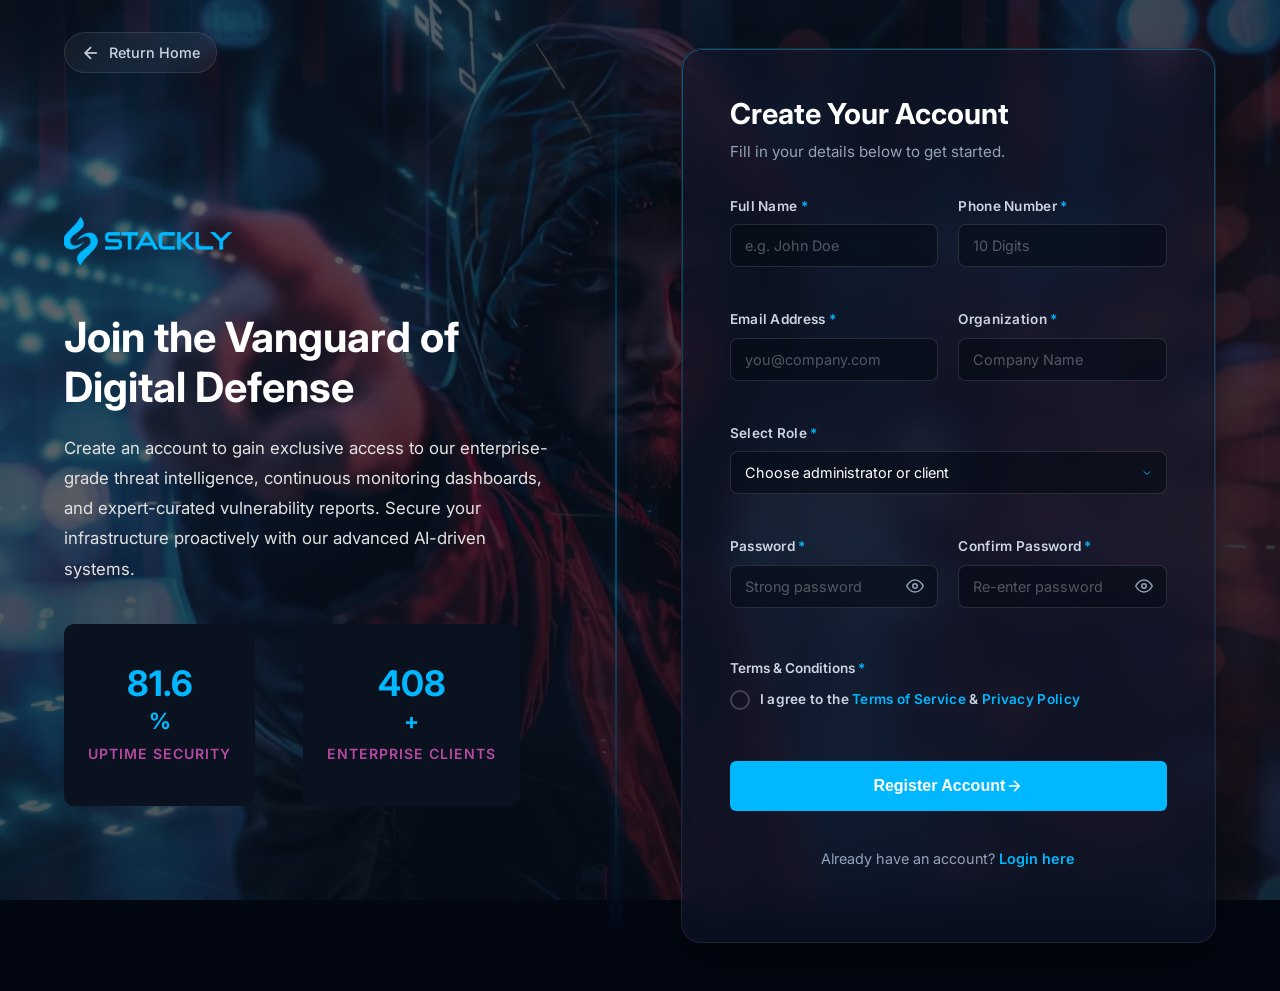
<file: pages/signup.html>
<!DOCTYPE html>
<html lang="en" data-theme="dark">
<head>
    <meta charset="UTF-8">
    <meta name="viewport" content="width=device-width, initial-scale=1.0">
    <title>Sign Up – Cyber Security Services</title>
    <meta name="description" content="Create your account to access advanced cyber security resources, enterprise dashboards, and threat intelligence.">
    <link rel="icon" href="data:image/svg+xml,<svg xmlns='http://www.w3.org/2000/svg' viewBox='0 0 100 100'><text y='.9em' font-size='90'>🛡️</text></svg>">
    
    <!-- Google Fonts -->
    <link href="https://fonts.googleapis.com/css2?family=Inter:wght@300;400;500;600;700&display=swap" rel="stylesheet">
    
    <!-- CSS -->
    <link rel="stylesheet" href="../css/style.css">
    <link rel="stylesheet" href="../css/signup.css">
</head>
<body class="signup-page-body">

    <!-- Global Page Loader -->
    <div class="loader-overlay" id="loader">
        <div class="loader-spinner"></div>
    </div>

    <!-- Scroll to Top Button (Hidden inside split screen, but script requires it) -->
    <button id="scrollTopBtn" aria-label="Scroll to top" title="Scroll to top" style="display:none;">
        <svg xmlns="http://www.w3.org/2000/svg" width="24" height="24" fill="none" stroke="currentColor" stroke-width="2" viewBox="0 0 24 24"><path d="M12 19V5M5 12l7-7 7 7"/></svg>
    </button>

    <!-- Background Image with Fixed Dark Overlay -->
    <div class="signup-bg-layer">
        <img src="../assets/SignUp/signupBg.webp" alt="Background" class="signup-bg-image">
        <div class="signup-bg-overlay"></div>
    </div>

    <!-- Split Screen Wrapper -->
    <div class="signup-wrapper">
        
        <!-- ── Left Column (Content) ── -->
        <div class="signup-col-left fade-in-up">
            <!-- Return Home Button -->
            <a href="../index.html" class="btn-return-home">
                <svg xmlns="http://www.w3.org/2000/svg" width="20" height="20" viewBox="0 0 24 24" fill="none" stroke="currentColor" stroke-width="2"><line x1="19" y1="12" x2="5" y2="12"/><polyline points="12 19 5 12 12 5"/></svg>
                Return Home
            </a>

            <div class="left-content-inner">
                <a href="../index.html" class="signup-logo">
                    <img src="../assets/Home1/Header/logo.webp" alt="Stackly Cyber Security Logo" id="signupLogoImg">
                </a>
                
                <div class="left-text-block">
                    <h3 class="signup-heading">Join the Vanguard of Digital Defense</h3>
                    <p class="signup-para">Create an account to gain exclusive access to our enterprise-grade threat intelligence, continuous monitoring dashboards, and expert-curated vulnerability reports. Secure your infrastructure proactively with our advanced AI-driven systems.</p>
                </div>
                
                <!-- Count-Up stats snippet inside left col -->
                <div class="signup-stats">
                    <div class="stat-box count-box">
                        <span class="stat-num count-up" data-val="99.9">0</span><span class="stat-suffix">%</span>
                        <span class="stat-label">Uptime Security</span>
                    </div>
                    <div class="stat-box count-box">
                        <span class="stat-num count-up" data-val="500">0</span><span class="stat-suffix">+</span>
                        <span class="stat-label">Enterprise Clients</span>
                    </div>
                </div>
            </div>
        </div>

        <!-- ── Smooth Separator Line ── -->
        <div class="signup-separator"></div>

        <!-- ── Right Column (Form Box) ── -->
        <div class="signup-col-right fade-in-up">
            <div class="signup-glass-card">
                <h2>Create Your Account</h2>
                <p class="form-subheading">Fill in your details below to get started.</p>

                <form id="signupForm" class="signup-form" novalidate>
                    
                    <!-- Row 1: Name & Phone -->
                    <div class="form-row">
                        <div class="form-group">
                            <label for="regName">Full Name <span class="req">*</span></label>
                            <input type="text" id="regName" name="regName" placeholder="e.g. John Doe" required>
                            <span class="error-msg" id="err-regName" aria-live="polite"></span>
                        </div>
                        <div class="form-group">
                            <label for="regPhone">Phone Number <span class="req">*</span></label>
                            <input type="tel" id="regPhone" name="regPhone" placeholder="10 Digits" required>
                            <span class="error-msg" id="err-regPhone" aria-live="polite"></span>
                        </div>
                    </div>

                    <!-- Row 2: Email & Org -->
                    <div class="form-row">
                        <div class="form-group">
                            <label for="regEmail">Email Address <span class="req">*</span></label>
                            <input type="email" id="regEmail" name="regEmail" placeholder="you@company.com" required>
                            <span class="error-msg" id="err-regEmail" aria-live="polite"></span>
                        </div>
                        <div class="form-group">
                            <label for="regOrg">Organization <span class="req">*</span></label>
                            <input type="text" id="regOrg" name="regOrg" placeholder="Company Name" required>
                            <span class="error-msg" id="err-regOrg" aria-live="polite"></span>
                        </div>
                    </div>

                    <!-- Row 3: Role Dropdown -->
                    <div class="form-group form-group-full">
                        <label for="regRole">Select Role <span class="req">*</span></label>
                        <div class="custom-select-wrap">
                            <select id="regRole" name="regRole" required>
                                <option value="" disabled selected>Choose administrator or client</option>
                                <option value="administrator">Administrator</option>
                                <option value="client">Client</option>
                            </select>
                        </div>
                        <span class="error-msg" id="err-regRole" aria-live="polite"></span>
                    </div>

                    <!-- Row 4: Passwords -->
                    <div class="form-row">
                        <div class="form-group">
                            <label for="regPass">Password <span class="req">*</span></label>
                            <div class="password-wrap">
                                <input type="password" id="regPass" name="regPass" placeholder="Strong password" required>
                                <button type="button" class="eye-toggle-btn" aria-label="Toggle password visibility" data-target="regPass">
                                    <svg xmlns="http://www.w3.org/2000/svg" width="18" height="18" fill="none" class="icon-eye" stroke="currentColor" stroke-width="2" viewBox="0 0 24 24"><path d="M1 12s4-8 11-8 11 8 11 8-4 8-11 8-11-8-11-8z"/><circle cx="12" cy="12" r="3"/></svg>
                                    <svg xmlns="http://www.w3.org/2000/svg" width="18" height="18" fill="none" class="icon-eye-off" stroke="currentColor" stroke-width="2" viewBox="0 0 24 24" style="display:none;"><path d="M17.94 17.94A10.07 10.07 0 0 1 12 20c-7 0-11-8-11-8a18.45 18.45 0 0 1 5.06-5.94M9.9 4.24A9.12 9.12 0 0 1 12 4c7 0 11 8 11 8a18.5 18.5 0 0 1-2.16 3.19m-6.72-1.07a3 3 0 1 1-4.24-4.24M1 1l22 22"/></svg>
                                </button>
                            </div>
                            <span class="error-msg" id="err-regPass" aria-live="polite"></span>
                        </div>
                        <div class="form-group">
                            <label for="regPassConfirm">Confirm Password <span class="req">*</span></label>
                            <div class="password-wrap">
                                <input type="password" id="regPassConfirm" name="regPassConfirm" placeholder="Re-enter password" required>
                                <button type="button" class="eye-toggle-btn" aria-label="Toggle password visibility" data-target="regPassConfirm">
                                    <svg xmlns="http://www.w3.org/2000/svg" width="18" height="18" fill="none" class="icon-eye" stroke="currentColor" stroke-width="2" viewBox="0 0 24 24"><path d="M1 12s4-8 11-8 11 8 11 8-4 8-11 8-11-8-11-8z"/><circle cx="12" cy="12" r="3"/></svg>
                                    <svg xmlns="http://www.w3.org/2000/svg" width="18" height="18" fill="none" class="icon-eye-off" stroke="currentColor" stroke-width="2" viewBox="0 0 24 24" style="display:none;"><path d="M17.94 17.94A10.07 10.07 0 0 1 12 20c-7 0-11-8-11-8a18.45 18.45 0 0 1 5.06-5.94M9.9 4.24A9.12 9.12 0 0 1 12 4c7 0 11 8 11 8a18.5 18.5 0 0 1-2.16 3.19m-6.72-1.07a3 3 0 1 1-4.24-4.24M1 1l22 22"/></svg>
                                </button>
                            </div>
                            <span class="error-msg" id="err-regPassConfirm" aria-live="polite"></span>
                        </div>
                    </div>

                    <!-- Row 5: Radio Button T&C -->
                    <div class="form-group form-group-full tc-group">
                        <p class="tc-label">Terms &amp; Conditions <span class="req">*</span></p>
                        <div class="radio-wrap">
                            <label class="radio-label">
                                <input type="radio" name="regTerms" value="agree" id="regTermsAgree" required>
                                <span class="radio-custom"></span>
                                <span class="tc-text">I agree to the <a href="./error.html">Terms of Service</a> &amp; <a href="./error.html">Privacy Policy</a></span>
                            </label>
                        </div>
                        <span class="error-msg" id="err-regTerms" aria-live="polite"></span>
                    </div>

                    <!-- Submit Actions -->
                    <button type="submit" class="btn btn-primary btn-submit-full" id="signupBtn">
                        Register Account
                        <svg xmlns="http://www.w3.org/2000/svg" width="18" height="18" viewBox="0 0 24 24" fill="none" stroke="currentColor" stroke-width="2"><path d="M5 12h14M12 5l7 7-7 7"/></svg>
                    </button>

                    <p class="login-link-para">
                        Already have an account? <a href="./login.html" class="text-link">Login here</a>
                    </p>

                </form>
            </div>
        </div>

    </div><!-- /signup-wrapper -->

    <!-- Scripts -->
    <script>
        // ── 1. Theme Configuration (Read Only) ──────────────────────────────
        // The signup page uses a fixed dark background image layout,
        // but inputs/cards will respect the global theme setting.
        const htmlDoc = document.documentElement;
        const savedTheme = localStorage.getItem('site_theme') || 'dark';
        htmlDoc.setAttribute('data-theme', savedTheme);


        // ── 2. Loader & Transition ──────────────────────────────────────────
        const loader = document.getElementById('loader');
        function hideLoader() {
            loader.style.opacity = '0';
            setTimeout(() => { loader.style.display = 'none'; }, 500);
        }
        function showLoader() {
            loader.style.display = 'flex';
            void loader.offsetWidth;
            loader.style.opacity = '1';
        }
        window.addEventListener('load', hideLoader);
        window.addEventListener('pageshow', (e) => { if (e.persisted) hideLoader(); });
        
        // Loader on normal links
        document.querySelectorAll('a[href]').forEach(link => {
            link.addEventListener('click', (e) => {
                const href = link.getAttribute('href');
                const target = link.getAttribute('target');
                if (href && !href.startsWith('#') && !href.startsWith('javascript:') && target !== '_blank') {
                    showLoader();
                }
            });
        });


        // ── 3. Fade-In and Count-Up ─────────────────────────────────────────
        const fadeEls = document.querySelectorAll('.fade-in-up');
        const fadeObs = new IntersectionObserver((entries, obs) => {
            entries.forEach(entry => {
                if (entry.isIntersecting) {
                    entry.target.classList.add('visible');
                    obs.unobserve(entry.target);
                }
            });
        }, { threshold: 0.1 });
        fadeEls.forEach(el => fadeObs.observe(el));

        const countEls = document.querySelectorAll('.count-up');
        let counted = false;
        if (countEls.length > 0) {
            const countObs = new IntersectionObserver((entries) => {
                if (entries[0].isIntersecting && !counted) {
                    counted = true;
                    countEls.forEach(el => {
                        const target = parseFloat(el.getAttribute('data-val'));
                        const isDecimal = target % 1 !== 0;
                        const steps = 60;
                        const stepVal = target / steps;
                        let cur = 0;
                        const timer = setInterval(() => {
                            cur += stepVal;
                            if (cur >= target) { cur = target; clearInterval(timer); }
                            el.innerText = isDecimal ? cur.toFixed(1) : Math.floor(cur);
                        }, 2000 / steps);
                    });
                }
            }, { threshold: 0.1 });
            const leftCol = document.querySelector('.signup-col-left');
            if (leftCol) countObs.observe(leftCol);
        }

        // ── 3.5 Password Eye Toggle ─────────────────────────────────────────
        const eyeBtns = document.querySelectorAll('.eye-toggle-btn');
        eyeBtns.forEach(btn => {
            btn.addEventListener('click', () => {
                const targetId = btn.getAttribute('data-target');
                const targetInput = document.getElementById(targetId);
                const iconEye = btn.querySelector('.icon-eye');
                const iconEyeOff = btn.querySelector('.icon-eye-off');

                if(targetInput.type === 'password') {
                    targetInput.type = 'text';
                    iconEye.style.display = 'none';
                    iconEyeOff.style.display = 'block';
                } else {
                    targetInput.type = 'password';
                    iconEye.style.display = 'block';
                    iconEyeOff.style.display = 'none';
                }
            });
        });

        // ── 4. Form Validation ──────────────────────────────────────────────
        const form = document.getElementById('signupForm');
        
        // Real-time pure filters
        const inName  = document.getElementById('regName');
        const inPhone = document.getElementById('regPhone');
        
        // Name: Only characters & spaces
        inName.addEventListener('input', () => {
            inName.value = inName.value.replace(/[^A-Za-z\s]/g, '');
        });
        
        // Phone: Only numbers, max 10 digits
        inPhone.addEventListener('input', () => {
            inPhone.value = inPhone.value.replace(/[^0-9]/g, '').substring(0, 10);
        });

        function clearErrors() {
            document.querySelectorAll('.error-msg').forEach(el => el.innerText = '');
            document.querySelectorAll('.input-err').forEach(el => el.classList.remove('input-err'));
        }

        function showError(idStr, msg) {
            const el = document.getElementById(idStr);
            const errEl = document.getElementById('err-' + idStr);
            if(el) el.classList.add('input-err');
            if(errEl) errEl.innerText = msg;
        }

        form.addEventListener('submit', (e) => {
            e.preventDefault();
            clearErrors();
            let valid = true;

            // 1. Name Check
            const nameVal = inName.value.trim();
            if(!nameVal) {
                showError('regName', 'Full Name is required.'); valid = false;
            } else if(nameVal.length < 2) {
                showError('regName', 'Name must be at least 2 characters.'); valid = false;
            }

            // 2. Phone Check (exactly 10 digits)
            const phoneVal = inPhone.value.trim();
            if(!phoneVal) {
                showError('regPhone', 'Phone Number is required.'); valid = false;
            } else if(phoneVal.length !== 10) {
                showError('regPhone', 'Must be exactly 10 digits.'); valid = false;
            }

            // 3. Email Check
            const emailVal = document.getElementById('regEmail').value.trim();
            const emailReg = /^[a-zA-Z0-9.!#$%&'*+/=?^_`{|}~-]+@[a-zA-Z0-9](?:[a-zA-Z0-9-]{0,61}[a-zA-Z0-9])?(?:\.[a-zA-Z0-9](?:[a-zA-Z0-9-]{0,61}[a-zA-Z0-9])?)*\.[a-zA-Z]{2,}$/;
            if(!emailVal) {
                showError('regEmail', 'Email Address is required.'); valid = false;
            } else if(!emailReg.test(emailVal)) {
                showError('regEmail', 'Enter a valid email address.'); valid = false;
            }

            // 4. Org Check
            const orgVal = document.getElementById('regOrg').value.trim();
            if(!orgVal) {
                showError('regOrg', 'Organization name is required.'); valid = false;
            }

            // 5. Role Dropdown
            const roleEl = document.getElementById('regRole');
            if(!roleEl.value) {
                showError('regRole', 'Please select a role.'); valid = false;
            }

            // 6. Password check
            // lowercase, uppercase, number, special char, >= 8
            const passVal = document.getElementById('regPass').value;
            const passReg = /^(?=.*[a-z])(?=.*[A-Z])(?=.*\d)(?=.*[\W_]).{8,}$/;
            if(!passVal) {
                showError('regPass', 'Password is required.'); valid = false;
            } else if(!passReg.test(passVal)) {
                showError('regPass', 'Include lower, upper, number, special char & 8+ length.'); valid = false;
            }

            // 7. Confirm Password
            const confVal = document.getElementById('regPassConfirm').value;
            if(!confVal) {
                showError('regPassConfirm', 'Please confirm password.'); valid = false;
            } else if(confVal !== passVal) {
                showError('regPassConfirm', 'Passwords do not match.'); valid = false;
            }

            // 8. T&C Radio group validation
            const tcAgree = document.getElementById('regTermsAgree');
            if(!tcAgree.checked) {
                document.getElementById('err-regTerms').innerText = 'You must agree to the T&C to register.';
                valid = false;
            }

            // Final check
            if(valid) {
                showLoader();
                setTimeout(() => {
                    window.location.href = './login.html';
                }, 800);
            }
        });
    </script>
</body>
</html>
</file>
<file: css/style.css>
/* ==========================================================================
   Cyber Security Website Stylesheet
   Theme: Bio-tech / Cyber Defense
   Brand Color: #00B8FF
   ========================================================================== */

/* --------------------------------------------------------------------------
   1. ROOT VARIABLES (Themes)
   -------------------------------------------------------------------------- */
:root {
    /* Brand Colors */
    --primary: #00B8FF;
    --primary-hover: #008CCC;
    --primary-glow: rgba(0, 184, 255, 0.5);
    
    /* Typography */
    --font-main: 'Inter', sans-serif;
    
    /* Effects */
    --transition-fast: 0.2s ease-in-out;
    --transition-base: 0.3s ease-in-out;
    --transition-slow: 0.5s ease-in-out;
    
    /* Layout */
    --header-height: 75px;
}

/* Base Dark Theme (Default) */
[data-theme="dark"] {
    --bg-body: #050B14;
    --bg-surface: #0A111F;
    --bg-surface-alt: #111A2C;
    --text-primary: #FFFFFF;
    --text-muted: #9CA3AF;
    --border-color: #1F2937;
    --border-hover: var(--primary);
    --header-bg: rgba(5, 11, 20, 0.95);
    
    /* Specific bio-tech accents */
    --card-shadow: 0 10px 30px rgba(0,0,0,0.5);
    --overlay-bg: rgba(5, 11, 20, 0.85);
}

/* Light Theme */
[data-theme="light"] {
    --bg-body: #F3F4F6;
    --bg-surface: #FFFFFF;
    --bg-surface-alt: #E5E7EB;
    --text-primary: #111827;
    --text-muted: #4B5563;
    --border-color: #D1D5DB;
    --border-hover: var(--primary);
    --header-bg: rgba(255, 255, 255, 0.95);
    
    --card-shadow: 0 10px 30px rgba(0,0,0,0.05);
    --overlay-bg: rgba(255, 255, 255, 0.85);
}

/* --------------------------------------------------------------------------
   2. RESET & GLOBAL STYLES
   -------------------------------------------------------------------------- */
*, *::before, *::after {
    margin: 0;
    padding: 0;
    box-sizing: border-box;
}

html {
    scroll-behavior: smooth;
}

body {
    font-family: var(--font-main);
    background-color: var(--bg-body);
    color: var(--text-primary);
    line-height: 1.6;
    overflow-x: hidden;
    transition: background-color var(--transition-base), color var(--transition-base);
}

a {
    text-decoration: none;
    color: inherit;
    transition: color var(--transition-base);
}

ul {
    list-style: none;
}

img, video {
    max-width: 100%;
    display: block;
}

.container {
    width: 90%;
    max-width: 1200px;
    margin: 0 auto;
}

/* Typography Base */
h1, h2, h3, h4, h5, h6 {
    font-weight: 700;
    line-height: 1.2;
    margin-bottom: 1rem;
}

p {
    margin-bottom: 1.5rem;
    color: var(--text-muted);
}

/* Margin utilities */
.mt-3 { margin-top: 1.5rem; }
.mt-4 { margin-top: 2rem; }
.mt-5 { margin-top: 3rem; }
.mb-5 { margin-bottom: 3rem; }
.text-center { text-align: center; }
.mx-auto { margin-left: auto; margin-right: auto; }
.max-w-md { max-width: 700px; }

/* --------------------------------------------------------------------------
   3. COMPONENTS
   -------------------------------------------------------------------------- */

/* Buttons */
.btn {
    display: inline-flex;
    align-items: center;
    justify-content: center;
    padding: 12px 28px;
    font-size: 1rem;
    font-weight: 600;
    border-radius: 6px;
    cursor: pointer;
    transition: var(--transition-base);
    border: 2px solid transparent;
}

.btn-sm {
    padding: 8px 16px;
    font-size: 0.9rem;
}

/* Action: Hover directs to Error pages visually (as requested by logic) */
.btn-primary {
    background-color: var(--primary);
    color: #FFFFFF;
}

.btn-primary:hover {
    background-color: transparent;
    border-color: var(--primary);
    color: var(--primary);
    box-shadow: 0 0 20px var(--primary-glow);
}

.btn-secondary {
    background-color: transparent;
    border-color: var(--text-primary);
    color: var(--text-primary);
}

.btn-secondary:hover {
    background-color: var(--text-primary);
    color: var(--bg-body);
}

.btn-outline-light {
    background-color: transparent;
    border-color: #FFFFFF;
    color: #FFFFFF;
}

.btn-outline-light:hover {
    background-color: #FFFFFF;
    color: #000000;
}

/* Live Underline for H1 Headings */
.live-underline {
    display: inline-block;
    position: relative;
    padding-bottom: 8px;
}
.live-underline::after {
    content: '';
    position: absolute;
    left: 0; bottom: 0;
    width: 0; height: 3px;
    background-color: var(--primary);
    transition: width var(--transition-slow);
}
.live-underline:hover::after,
.visible .live-underline::after {
    width: 100%;
}

/* Fade In Up Animations (Scroll) */
.fade-in-up {
    opacity: 0;
    transform: translateY(40px);
    transition: opacity 0.8s ease-out, transform 0.8s ease-out;
}
.fade-in-up.visible {
    opacity: 1;
    transform: translateY(0);
}

/* Global Loader */
.loader-overlay {
    position: fixed;
    top: 0; left: 0;
    width: 100%; height: 100%;
    background-color: var(--bg-body);
    z-index: 9999;
    display: flex;
    justify-content: center;
    align-items: center;
    transition: opacity 0.5s ease;
}
.loader-spinner {
    width: 60px; height: 60px;
    border: 5px solid var(--border-color);
    border-top-color: var(--primary);
    border-radius: 50%;
    animation: loaderSpin 1s linear infinite;
}
@keyframes loaderSpin {
    to { transform: rotate(360deg); }
}

/* Scroll To Top */
#scrollTopBtn {
    position: fixed;
    bottom: 30px; right: 30px;
    width: 50px; height: 50px;
    background-color: var(--primary);
    color: #FFFFFF;
    border: none;
    border-radius: 50%;
    cursor: pointer;
    display: flex;
    justify-content: center;
    align-items: center;
    z-index: 1000;
    opacity: 0;
    visibility: hidden;
    transform: translateY(20px);
    transition: var(--transition-base);
    box-shadow: 0 5px 15px var(--primary-glow);
}
#scrollTopBtn.visible {
    opacity: 1;
    visibility: visible;
    transform: translateY(0);
}
#scrollTopBtn:hover {
    background-color: var(--primary-hover);
    transform: translateY(-5px);
}

/* Error Messages */
.error-message {
    color: #EF4444;
    font-size: 0.85rem;
    min-height: 1.2rem;
    display: block;
    margin-top: 5px;
}

/* --------------------------------------------------------------------------
   4. HEADER & NAV
   -------------------------------------------------------------------------- */
.header {
    position: fixed;
    top: 0; left: 0;
    width: 100%;
    height: 75px; /* 90px */
    z-index: 100;
    transition: var(--transition-base);
    background-color: var(--header-bg);
    box-shadow: 0 4px 30px rgba(0,0,0,0.1);
    backdrop-filter: blur(10px);
}

.header-container {
    display: flex;
    justify-content: space-between;
    align-items: center;
    height: 100%;
}

.logo img {
    height: 45px;
    /* Logo keeps original color always per user request */
    filter: none !important;
}

.desktop-nav {
    display: flex;
    align-items: center;
    gap: 2.5rem;
}
.nav-links {
    display: flex;
    gap: 2rem;
}
.nav-links a {
    font-size: 1rem;
    font-weight: 500;
    position: relative;
}
.nav-links a::after {
    content: '';
    position: absolute;
    left: 0; bottom: -5px;
    width: 0; height: 2px;
    background-color: var(--primary);
    transition: var(--transition-base);
}
.nav-links a:hover {
    color: var(--primary);
}
.nav-links a:hover::after {
    width: 100%;
}
.btn-nav-outline {
    border: 1px solid var(--primary);
    padding: 8px 18px;
    border-radius: 6px;
    color: var(--primary) !important;
    transition: var(--transition-base);
}
.btn-nav-outline::after {
    display: none; /* No underline */
}
.btn-nav-outline:hover {
    background-color: var(--primary);
    color: #FFFFFF !important;
    box-shadow: 0 4px 15px var(--primary-glow);
}

.theme-switch {
    background: none;
    border: none;
    color: var(--text-primary);
    cursor: pointer;
    display: flex;
    align-items: center;
    justify-content: center;
    font-size: 1.2rem;
    transition: var(--transition-base);
}
.theme-switch:hover {
    color: var(--primary);
}

/* Hamburger Base (Hidden on Desktop) */
.hamburger-btn {
    display: none;
    background: none;
    border: none;
    cursor: pointer;
    flex-direction: column;
    gap: 6px;
    z-index: 102;
    padding: 5px;
}
.hamburger-btn span {
    width: 30px; height: 3px;
    background-color: var(--text-primary);
    border-radius: 2px;
    transition: var(--transition-base);
}

/* Mobile Overlay Menu */
.hamburger-overlay {
    position: fixed;
    top: 0; left: 0;
    width: 100%; height: 100%;
    background-color: var(--overlay-bg);
    backdrop-filter: blur(8px);
    z-index: 999;
    opacity: 0;
    visibility: hidden;
    transition: var(--transition-base);
    display: flex;
    justify-content: center;
    align-items: center;
}
.hamburger-overlay.active {
    opacity: 1;
    visibility: visible;
}
.hamburger-menu {
    width: 90%;
    /* Attached to nothing, floating in center */
    max-height: 90vh;
    background-color: var(--bg-surface);
    border: 1px solid var(--border-color);
    border-radius: 12px;
    padding: 3rem;
    position: relative;
    box-shadow: var(--card-shadow);
    transform: translateY(50px) scale(0.95);
    transition: all 0.4s cubic-bezier(0.175, 0.885, 0.32, 1.275);
    display: flex;
    flex-direction: column;
    align-items: center;
    overflow-y: auto;
}
.hamburger-menu.active {
    transform: translateY(0) scale(1);
}
.close-menu-btn {
    position: absolute;
    top: 15px; right: 20px;
    background: none;
    border: none;
    font-size: 1.5rem;
    color: var(--text-primary);
    cursor: pointer;
    transition: var(--transition-base);
}
.close-menu-btn:hover {
    color: var(--primary);
    transform: rotate(90deg);
}

.mobile-nav {
    width: 100%;
    text-align: center;
}
.nav-links-mobile {
    display: flex;
    flex-direction: column;
    gap: 1.5rem;
    margin-bottom: 2rem;
    width: 100%;
}
.mobile-nav-item {
    display: block;
    font-size: 1.2rem;
    font-weight: 600;
    padding: 12px 20px;
    border: 2px solid var(--border-color);
    border-radius: 8px;
    margin-bottom: 5px;
    transition: var(--transition-base);
    background-color: var(--bg-surface-alt);
    color: var(--text-primary);
}
.mobile-nav-item:hover {
    color: var(--primary);
    border-color: var(--primary);
    box-shadow: 0 0 15px var(--primary-glow);
    transform: translateY(-2px);
}
.btn-nav-outline-mobile {
    background-color: transparent;
    border: 2px solid var(--primary);
    color: var(--primary);
}
.btn-nav-outline-mobile:hover {
    background-color: var(--primary);
    color: #FFF !important;
}
.theme-switch-mobile {
    width: 100%;
    padding: 12px;
    background-color: transparent;
    border: 2px dashed var(--border-color);
    color: var(--text-primary);
    border-radius: 6px;
    font-weight: 600;
    cursor: pointer;
    transition: var(--transition-base);
    display: flex;
    justify-content: center;
    align-items: center;
    gap: 15px;
}
.theme-switch-mobile:hover {
    border-color: var(--primary);
    color: var(--primary);
    background-color: var(--bg-surface-alt);
}

/* --------------------------------------------------------------------------
   5. SECTIONS
   -------------------------------------------------------------------------- */
section {
    padding: 100px 0;
    position: relative;
}

/* SECTION 1: HERO */
.hero-section {
    height: calc(100vh - var(--header-height));
    margin-top: var(--header-height); /* Prevent video overlap */
    padding: 0;
    display: flex;
    align-items: center;
    position: relative;
    overflow: hidden;
    background-color: #000000; /* fallback */
}
.hero-video {
    position: absolute;
    top: 50%; left: 50%;
    min-width: 100%; min-height: 100%;
    width: auto; height: auto;
    transform: translate(-50%, -50%);
    z-index: 1;
    opacity: 0.8;
    object-fit: cover;
}
.hero-overlay {
    position: absolute;
    top: 0; left: 0; width: 100%; height: 100%;
    background: linear-gradient(90deg, rgba(5, 11, 20, 0.5) 0%, rgba(5, 11, 20, 0.6) 100%);
    z-index: 2;
}
.hero-content {
    position: relative;
    z-index: 3;
    max-width: 800px;
    color: #FFFFFF; /* Always light */
}
.h1-wrapper {
    min-height: 100px;
    display: flex;
    align-items: flex-end;
    margin-bottom: 1rem;
}
.hero-title {
    font-size: 4.5rem;
    line-height: 1.1;
    color: #FFFFFF;
    transition: opacity 0.5s ease-in-out;
}
.hero-title.fade-out {
    opacity: 0;
}
.hero-subtitle {
    font-size: 1.25rem;
    color: #E5E7EB;
    margin-bottom: 2.5rem;
    max-width: 600px;
}
.hero-cta {
    display: flex;
    gap: 1.5rem;
}

/* SECTION 2: FEATURES GRID */
.features-section {
    background-color: var(--bg-surface);
}
.section-header {
    text-align: center;
    max-width: 700px;
    margin: 0 auto 4rem auto;
}
.section-header h1 {
    font-size: 2.5rem;
}
.features-grid {
    display: grid;
    grid-template-columns: repeat(3, 1fr);
    gap: 2rem;
}
.feature-card {
    background-color: var(--bg-surface-alt);
    border: 1px solid var(--border-color);
    border-radius: 12px;
    overflow: hidden;
    position: relative;
    transition: var(--transition-base);
}
.feature-card img {
    width: 100%;
    height: 350px;
    object-fit: cover;
    transition: transform 0.6s ease;
}
.feature-card:hover {
    border-color: var(--primary);
    box-shadow: var(--card-shadow);
    transform: translateY(-10px);
}
.feature-card:hover img {
    transform: scale(1.1);
    filter: brightness(0.3);
}
.card-overlay {
    position: absolute;
    bottom: 0; left: 0; width: 100%; height: 100%;
    display: flex;
    flex-direction: column;
    justify-content: center;
    align-items: center;
    padding: 2rem;
    transition: var(--transition-base);
}
.card-title-unhovered {
    font-size: 1.5rem;
    color: var(--text-primary);
    background-color: var(--overlay-bg);
    padding: 10px 20px;
    border-radius: 6px;
    position: absolute;
    bottom: 20px;
    left: 50%;
    transform: translate(-50%, 0);
    width: 80%;
    text-align: center;
    transition: var(--transition-base);
    border: 1px auto var(--border-color);
}
.card-actions {
    display: flex;
    flex-direction: column;
    gap: 10px;
    opacity: 0;
    transform: translateY(20px);
    transition: var(--transition-base);
    width: 100%;
}
.btn-secondary {
    background-color: rgba(0, 0, 0, 0.7); /* ensure light mode text is always visible on overlay */
    border-color: #FFFFFF;
    color: #FFFFFF;
}
.btn-secondary:hover {
    background-color: #FFFFFF;
    color: #000000;
}
.feature-card:hover .card-title-unhovered {
    opacity: 0;
    visibility: hidden;
    transform: translate(-50%, 20px);
}
.feature-card:hover .card-actions {
    opacity: 1;
    transform: translateY(0);
}

/* SECTION 3: DIAGONAL SCROLLING MARQUEE */
.marquee-wrapper {
    background-color: var(--bg-body);
    padding: 80px 0;
}
.marquee-wrapper .sub-heading {
    color: var(--primary);
    text-transform: uppercase;
    letter-spacing: 2px;
    font-size: 1rem;
    margin-bottom: 0.5rem;
}
.marquee-section {
    overflow: hidden;
    padding: 20px 0;
}
.marquee-container {
    transform: rotate(-3deg);
    width: 110%;
    margin-left: -5%;
    background-color: var(--primary);
    padding: 25px 0;
    box-shadow: 0 10px 30px rgba(0, 184, 255, 0.2);
}
.marquee-content {
    display: flex;
    gap: 4rem;
    white-space: nowrap;
    animation: marqueeScroll 25s linear infinite;
    align-items: center;
}
.marquee-container:hover .marquee-content {
    animation-play-state: paused;
}
.marquee-content span {
    font-size: 1.8rem;
    font-weight: 700;
    color: #FFFFFF;
    transition: var(--transition-base);
    cursor: default;
}
.marquee-content span:hover {
    color: var(--bg-body);
    text-shadow: 0 0 15px rgba(255, 255, 255, 0.4);
}
@keyframes marqueeScroll {
    0% { transform: translateX(0); }
    100% { transform: translateX(-50%); }
}

/* SECTION 4: ABOUT WITH LIVE BORDER */
.about-section {
    background-color: var(--bg-surface);
}
.about-grid {
    display: grid;
    grid-template-columns: 1fr 1fr;
    gap: 4rem;
    align-items: center;
}
.about-image-wrapper {
    padding: 20px;
}
.live-border {
    position: relative;
    padding: 8px;
    border-radius: 12px;
    background: linear-gradient(45deg, var(--primary), var(--bg-surface), var(--primary));
    background-size: 200% 200%;
    animation: liveBorderAnim 3s ease infinite;
}
@keyframes liveBorderAnim {
    0% { background-position: 0% 50%; }
    50% { background-position: 100% 50%; }
    100% { background-position: 0% 50%; }
}
.about-img {
    border-radius: 8px;
    width: 100%;
    display: block;
}
.play-button {
    position: absolute;
    top: 50%; left: 50%;
    transform: translate(-50%, -50%);
    width: 70px; height: 70px;
    background-color: var(--primary);
    color: #fff;
    border-radius: 50%;
    display: flex;
    justify-content: center;
    align-items: center;
    z-index: 10;
    transition: var(--transition-base);
}
.play-button:hover {
    background-color: #fff;
    color: var(--primary);
}
.pulse-ring {
    position: absolute;
    top: 50%; left: 50%;
    transform: translate(-50%, -50%);
    width: 100%; height: 100%;
    background-color: transparent;
    border: 2px solid var(--primary);
    border-radius: 50%;
    animation: pulseRing 2s cubic-bezier(0.215, 0.61, 0.355, 1) infinite;
    z-index: -1;
}
@keyframes pulseRing {
    0% { transform: translate(-50%, -50%) scale(1); opacity: 1; }
    100% { transform: translate(-50%, -50%) scale(1.8); opacity: 0; }
}

.about-content .sub-heading {
    color: var(--primary);
    text-transform: uppercase;
    letter-spacing: 2px;
    font-size: 1rem;
    margin-bottom: 0.5rem;
}
.about-content h1 {
    font-size: 2.5rem;
    margin-bottom: 1.5rem;
}
.about-actions {
    display: flex;
    gap: 1rem;
}
.about-actions .btn-secondary:hover{
    border: 1px solid #000000;
}

/* SECTION 5: STATS */
.stats-section {
    background-color: var(--bg-body);
}
.stats-grid {
    display: grid;
    grid-template-columns: repeat(4, 1fr);
    gap: 2rem;
}
.live-border-container {
    padding: 4px;
    border-radius: 14px;
    background: linear-gradient(45deg, var(--primary), var(--bg-surface), var(--primary));
    background-size: 200% 200%;
    animation: liveBorderAnim 3s ease infinite;
    transition: var(--transition-base);
}
.live-border-container:hover {
    transform: translateY(-5px);
    box-shadow: 0 10px 20px rgba(0, 184, 255, 0.3);
}
.stat-box {
    background-color: var(--bg-surface);
    height: 100%;
    padding: 2.5rem 1.5rem;
    border-radius: 10px;
    text-align: center;
}
.stat-box h2 {
    font-size: 3.5rem;
    color: var(--primary);
    margin-bottom: 0.5rem;
    display: flex;
    align-items: center;
    justify-content: center;
}
.stat-suffix {
    font-size: 2rem;
    font-weight: 700;
}

/* --------------------------------------------------------------------------
   6. FOOTER
   -------------------------------------------------------------------------- */
.footer {
    background-color: var(--bg-surface);
    border-top: 1px solid var(--border-color);
    padding-top: 80px;
}
.footer-grid {
    display: grid;
    grid-template-columns: 2fr 1fr 1fr 1.5fr;
    gap: 3rem;
    margin-bottom: 60px;
}
.footer-logo img {
    height: 45px; /* Same size as Header */
    margin-bottom: 1.5rem;
    filter: none !important;
}
.footer-heading {
    font-size: 1.2rem;
    margin-bottom: 1.5rem;
    color: var(--primary);
}
.col-links ul {
    display: flex; flex-direction: column; gap: 1rem;
}
.col-links a {
    color: var(--text-muted);
    display: flex; /* block layout so transform applies smoothly */
    align-items: center;
    transition: var(--transition-base);
    position: relative;
}
.col-links a::before {
    content: "▹";
    position: absolute;
    left: -15px;
    opacity: 0;
    color: var(--primary);
    transition: var(--transition-base);
}
.col-links a:hover {
    color: var(--primary);
    transform: translateX(10px);
}
.col-links a:hover::before {
    opacity: 1;
}

.newsletter-form .input-group {
    display: flex;
    flex-direction: column;
    gap: 10px;
}
.newsletter-form input {
    padding: 12px 15px;
    background-color: var(--bg-body);
    border: 1px solid var(--border-color);
    color: var(--text-primary);
    border-radius: 6px;
    font-family: inherit;
    transition: var(--transition-base);
    outline: none;
}
.newsletter-form input:focus {
    border-color: var(--primary);
}

.social-links {
    display: flex;
    gap: 1rem;
}
.social-icon {
    width: 40px; height: 40px;
    border-radius: 50%;
    background-color: var(--bg-body);
    border: 1px solid var(--border-color);
    display: flex;
    align-items: center;
    justify-content: center;
    color: var(--text-primary);
    transition: var(--transition-base);
}
.social-icon:hover {
    background-color: var(--primary);
    border-color: var(--primary);
    color: #fff;
    transform: translateY(-3px);
}

.mini-footer {
    border-top: 1px solid var(--border-color);
    background-color: var(--bg-body);
    padding: 20px 0;
}
.mini-footer-flex {
    display: flex;
    flex-direction: column;
    justify-content: center;
    align-items: center;
    gap: 1rem;
    text-align: center;
}
.legal-links {
    display: flex;
    flex-wrap: wrap;
    justify-content: center;
    gap: 1.5rem;
}
.legal-links a {
    font-size: 0.9rem;
    color: var(--text-muted);
}
.legal-links a:hover {
    color: var(--primary);
}


/* ==========================================================================
   STRICT MEDIA QUERIES (AS REQUESTED)
   ========================================================================== */

/* NORMAL CSS IS ABOVE */

/* 1. 1024px */
@media (max-width: 1024px) {
    .hero-title {
        font-size: 3.5rem;
    }
    
    .features-grid {
        grid-template-columns: repeat(2, 1fr);
    }
    
    .about-grid {
        gap: 2rem;
    }
    .about-content h1 {
        font-size: 2.2rem;
    }
    
    .stats-grid {
        grid-template-columns: repeat(2, 1fr);
        gap: 1.5rem;
    }
    
    .footer-grid {
        grid-template-columns: repeat(2, 1fr);
        gap: 2.5rem;
    }
}

/* 2. 768px */
@media (max-width: 768px) {
    /* Header & Mobile Nav */
    .desktop-nav {
        display: none;
    }
    .hamburger-btn {
        display: flex;
    }
    
    .hero-section {
        padding-top: 0;
        text-align: center;
    }
    .hero-overlay {
        background: linear-gradient(0deg, rgba(5, 11, 20, 0.9) 0%, rgba(5, 11, 20, 0.7) 100%);
    }
    .hero-content {
        display: flex;
        flex-direction: column;
        align-items: center;
    }
    .h1-wrapper {
        justify-content: center;
    }
    .hero-title {
        font-size: 2.8rem;
    }
    
    .about-grid {
        grid-template-columns: 1fr;
        text-align: center;
    }
    .about-actions {
        justify-content: center;
    }
    
    .marquee-content span {
        font-size: 1.5rem;
    }
    
    .footer-grid {
        grid-template-columns: 1fr;
        text-align: left; /* Starts from left on mobile as requested */
    }
    .mini-footer-flex {
        flex-direction: column;
        gap: 1rem;
        text-align: left;
        align-items: flex-start;
    }
}

/* 3. 425.6px */
@media (max-width: 425.6px) {
    section {
        padding: 60px 0;
    }
    
    .hero-title {
        font-size: 2.2rem;
    }
    .h1-wrapper {
        min-height: 80px;
    }
    .hero-cta {
        flex-direction: column;
        width: 100%;
        gap: 1rem;
    }
    .hero-cta .btn {
        width: 100%;
    }
    
    .features-grid {
        grid-template-columns: 1fr;
    }
    
    .stats-grid {
        grid-template-columns: 1fr;
    }
    .stat-box h2 {
        font-size: 3rem;
    }
}

/* 4. 375.2px */
@media (max-width: 375.2px) {
    .container {
        width: 95%;
    }
    
    .hero-title {
        font-size: 1.8rem;
    }
    
    .about-content h1 {
        font-size: 1.8rem;
    }
    
    .marquee-container {
        padding: 15px 0;
    }
    .marquee-content span {
        font-size: 1.2rem;
    }
    
    .footer-heading {
        font-size: 1.1rem;
    }
}

/* --- Flip Carousel --- */
.flip-carousel-container {
    position: relative;
    border: 2px solid var(--primary);
    border-radius: var(--radius-lg);
    box-shadow: 0 10px 40px rgba(0, 0, 0, 0.3);
    overflow: hidden;
    perspective: 1200px; 
    aspect-ratio: 16/9;
    background: #000;
}
.flip-carousel-inner {
    width: 100%; height: 100%; position: relative; transform-style: preserve-3d;
    pointer-events: none; /* Disabling pointer events so slides don't block the overlay */
}
.flip-slide {
    position: absolute;
    top: 0; left: 0;
    width: 100%; height: 100%;
    backface-visibility: hidden;
    overflow: hidden;
    transform-origin: center;
    transform: rotateX(-90deg);
    opacity: 0;
}
.flip-slide img {
    width: 100%; height: 100%;
    object-fit: cover;
    filter: brightness(0.75);
}
.flip-slide.active { 
    animation: flipInTop 0.8s cubic-bezier(0.68, -0.55, 0.265, 1.55) forwards; 
    z-index: 2; 
}
.flip-slide.inactive { 
    animation: flipOutBottom 0.8s cubic-bezier(0.68, -0.55, 0.265, 1.55) forwards; 
    z-index: 1; 
}
@keyframes flipInTop {
    0% { transform: rotateX(90deg); opacity: 0; }
    100% { transform: rotateX(0deg); opacity: 1; }
}
@keyframes flipOutBottom {
    0% { transform: rotateX(0deg); opacity: 1; }
    100% { transform: rotateX(-90deg); opacity: 0; }
}

.carousel-overlay {
    position: absolute; inset: 0;
    background: rgba(3, 7, 18, 0.6);
    display: flex; align-items: center; justify-content: center;
    opacity: 0; transition: opacity 0.3s ease;
    z-index: 10;
    pointer-events: auto; /* Ensure overlay captures mouse */
}
.flip-carousel-container:hover .carousel-overlay {
    opacity: 1;
}
.carousel-overlay .btn {
    transform: translateY(20px);
    transition: transform 0.3s cubic-bezier(0.4, 0, 0.2, 1);
    position: relative; /* needed for ::before */
    z-index: 20; /* High z-index to stay on top */
    pointer-events: auto;
}
.carousel-overlay .btn::before {
    content: '';
    position: absolute;
    inset: -20px; /* Increased hit-area extension to 20px for maximum sensitivity */
    cursor: pointer;
}
.flip-carousel-container:hover .carousel-overlay .btn {
    transform: translateY(0);
}

.play-indicator {
    position: absolute; bottom: 20px; right: 20px;
    width: 45px; height: 45px;
    background: var(--primary); color: #fff;
    border-radius: 50%; display: flex; align-items: center; justify-content: center;
    z-index: 5; transition: opacity 0.3s ease;
    box-shadow: 0 0 15px var(--glow);
    font-size: 1.2rem;
}
.flip-carousel-container:hover .play-indicator {
    opacity: 0;
}

/* --- About Section: Animated Image Duo Row --- */
.about-anim-row {
    display: grid;
    grid-template-columns: 1fr 1fr;
    gap: 30px;
    margin-top: 50px;
    padding-bottom: 10px;
}

.anim-img-card {
    border-radius: var(--radius-lg);
    overflow: visible;
}

.anim-img-border {
    position: relative;
    border-radius: var(--radius-lg);
    overflow: hidden;
    border: 2px solid var(--primary);
    box-shadow:
        0 0 15px var(--glow),
        0 12px 35px rgba(0,0,0,0.5);
    aspect-ratio: 16/9;
    background: #000;
    transition: box-shadow 0.4s ease;
}
.anim-img-border:hover {
    box-shadow:
        0 0 35px var(--glow),
        0 20px 55px rgba(0,0,0,0.7);
}

.anim-img-border img {
    width: 100%;
    height: 100%;
    object-fit: cover;
    filter: brightness(0.7);
    transition: filter 0.4s ease, transform 0.5s ease;
    display: block;
}
.anim-img-border:hover img {
    filter: brightness(0.9);
    transform: scale(1.04);
}

/* Full-height dark foreground layer */
.anim-img-border::before {
    content: '';
    position: absolute;
    inset: 0;
    background: linear-gradient(
        to top,
        rgba(3,7,18,0.88) 0%,
        rgba(3,7,18,0.45) 50%,
        rgba(3,7,18,0.15) 100%
    );
    z-index: 1;
    transition: opacity 0.35s ease;
    border-radius: inherit;
}

/* Cyber label at bottom */
.anim-img-label {
    position: absolute;
    bottom: 0; left: 0; right: 0;
    background: transparent;
    color: #fff;
    padding: 20px 18px 14px;
    display: flex;
    align-items: center;
    gap: 10px;
    font-size: 0.95rem;
    font-weight: 700;
    letter-spacing: 0.3px;
    z-index: 5;
}
.anim-img-label i {
    color: var(--primary);
    font-size: 1.1rem;
    flex-shrink: 0;
}
.anim-img-label span {
    color: #fff;
    font-weight: 700;
}

/* Animation 1: Smooth vertical float drift */
.anim-float .anim-img-border {
    animation: imgFloat 4s ease-in-out infinite;
}
@keyframes imgFloat {
    0%   { transform: translateY(0px) rotate(0deg); }
    25%  { transform: translateY(-10px) rotate(0.4deg); }
    50%  { transform: translateY(-16px) rotate(0deg); }
    75%  { transform: translateY(-8px) rotate(-0.4deg); }
    100% { transform: translateY(0px) rotate(0deg); }
}

/* Animation 2: Looping perspective tilt (depth pulse) */
.anim-tilt .anim-img-border {
    animation: imgTilt 5s ease-in-out infinite;
    transform-style: preserve-3d;
    perspective: 800px;
}
@keyframes imgTilt {
    0%   { transform: perspective(600px) rotateY(0deg) rotateX(0deg); }
    25%  { transform: perspective(600px) rotateY(4deg) rotateX(-2deg); }
    50%  { transform: perspective(600px) rotateY(0deg) rotateX(3deg); }
    75%  { transform: perspective(600px) rotateY(-4deg) rotateX(-1deg); }
    100% { transform: perspective(600px) rotateY(0deg) rotateX(0deg); }
}

/* Pause animations on hover for control */
.anim-float:hover .anim-img-border {
    animation-play-state: paused;
}
.anim-tilt:hover .anim-img-border {
    animation-play-state: paused;
}

/* Unhovered: small description para */
.anim-card-desc {
    position: absolute;
    bottom: 52px; left: 0; right: 0;
    padding: 10px 18px;
    font-size: 0.82rem;
    color: #fff;
    font-weight: 700;
    line-height: 1.55;
    transition: opacity 0.35s ease, transform 0.35s ease;
    opacity: 1;
    transform: translateY(0);
    z-index: 4;
    pointer-events: none;
    text-shadow: 0 1px 4px rgba(0,0,0,0.6);
}
.anim-img-border:hover .anim-card-desc {
    opacity: 0;
    transform: translateY(6px);
}

/* Hovered: 2 centred action buttons */
.anim-card-hover-overlay {
    position: absolute;
    inset: 0;
    display: flex;
    align-items: center;
    justify-content: center;
    gap: 14px;
    flex-wrap: wrap;
    z-index: 6;
    opacity: 0;
    transform: translateY(12px);
    transition: opacity 0.35s ease, transform 0.35s ease;
    background: rgba(3,7,18,0.55);
}
.anim-img-border:hover .anim-card-hover-overlay {
    opacity: 1;
    transform: translateY(0);
}
.anim-card-hover-overlay .btn {
    font-size: 0.85rem;
    padding: 9px 20px;
}
@media (max-width: 425.6px) {
    .anim-card-hover-overlay { gap: 10px; }
    .anim-card-hover-overlay .btn { font-size: 0.78rem; padding: 8px 14px; }
    .anim-card-desc { font-size: 0.72rem; }
}

/* Responsive */
@media (max-width: 768px) {
    .about-anim-row {
        grid-template-columns: 1fr;
        gap: 24px;
        margin-top: 35px;
    }
}
@media (max-width: 425.6px) {
    .about-anim-row {
        margin-top: 25px;
        gap: 18px;
    }
    .anim-img-label {
        font-size: 0.82rem;
        padding: 14px 12px 10px;
    }
}
</file>
<file: css/about.css>
/* ==========================================================================
   About Page Styles
   Theme: Bio-tech / Cyber Defense
   Dependent on: style.css for variables and common components
   ========================================================================== */

/* --------------------------------------------------------------------------
   NORMAL DESKTOP CSS
   -------------------------------------------------------------------------- */

/* SECTION 1: HERO CAROUSEL */
.about-hero {
    position: relative;
    height: calc(100vh - var(--header-height));
    margin-top: var(--header-height);
    overflow: hidden;
    padding: 0;
    display: flex;
    align-items: center;
    background-color: var(--bg-body);
}

.carousel-track {
    position: absolute;
    top: 0; left: 0;
    width: 200%; /* For 2 slides side-by-side or crossfade */
    height: 100%;
    z-index: 1;
}

.carousel-slide {
    position: absolute;
    top: 0; left: 0;
    width: 100%; height: 100%;
    opacity: 0;
    visibility: hidden;
    /* Smooth cinematic crossfade */
    transition: opacity 1.5s ease-in-out, visibility 1.5s ease-in-out;
}

.carousel-slide.active {
    opacity: 1;
    visibility: visible;
    z-index: 2;
}

.carousel-slide img {
    height: 900px;
    object-fit: cover;
    transition: transform 6s cubic-bezier(0.25, 1, 0.5, 1);
    /* Make low-res images look much crispier */
    image-rendering: crisp-edges;
    image-rendering: -webkit-optimize-contrast;
    filter: contrast(1.15) saturate(1.1);
}

.carousel-slide.active img {
    transform: scale(1);
}

.carousel-overlay {
    position: absolute;
    top: 0; left: 0; width: 100%; height: 100%;
    background: linear-gradient(90deg, rgba(5, 11, 20, 0.6) 0%, rgba(5, 11, 20, 0.6) 100%);
    z-index: 3;
}

.hero-content {
    position: relative;
    z-index: 4;
    max-width: 800px;
    color: #FFFFFF;
}

/* Carousel Control Buttons */
.carousel-btn {
    position: absolute;
    top: 50%;
    transform: translateY(-50%);
    z-index: 10;
    cursor: pointer;
    background-color: rgba(5, 11, 20, 0.6);
    color: #FFFFFF;
    border: 2px solid var(--primary);
    border-radius: 50%;
    width: 50px; height: 50px;
    display: flex;
    justify-content: center; align-items: center;
    transition: var(--transition-base);
}
.carousel-btn:hover {
    background-color: var(--primary);
    box-shadow: 0 0 15px var(--primary-glow);
}
.carousel-btn.prev {
    left: 20px;
}
.carousel-btn.next {
    right: 20px;
}
.about-hero .hero-cta {
    margin-top: 2.5rem;
}


/* SECTION 2: FOUNDERS GRID */
.founders-section {
    background-color: var(--bg-surface);
}
.founders-grid {
    display: grid;
    grid-template-columns: repeat(3, 1fr);
    gap: 2.5rem;
}
.founder-card {
    position: relative;
    border-radius: 12px;
    overflow: hidden;
    background-color: var(--bg-surface-alt);
    padding: 6px;
    /* Live Border via padding + gradient bg */
    background: linear-gradient(45deg, var(--primary), var(--bg-surface), var(--primary));
    background-size: 200% 200%;
    animation: liveBorderAnim 3s ease infinite;
    transition: var(--transition-base);
}
.founder-card-inner {
    position: relative;
    background-color: var(--bg-surface-alt);
    border-radius: 8px;
    height: 100%;
    overflow: hidden;
}
.founder-card:hover {
    transform: translateY(-10px);
    box-shadow: var(--card-shadow);
}
.founder-card img {
    width: 100%;
    height: 350px;
    object-fit: cover;
    object-position: top center;
    transition: var(--transition-base);
}
.founder-info {
    padding: 2rem;
    text-align: center;
    background-color: var(--bg-surface-alt);
    transition: var(--transition-base);
}
.founder-info h1 {
    font-size: 1.5rem;
    margin-bottom: 0.5rem;
    color: var(--text-primary);
}
.founder-social {
    position: absolute;
    bottom: 0; left: 0; width: 100%;
    height: 100%; /* Cover entire inner div */
    background-color: var(--bg-surface); /* Solid dark theme color as requested */
    display: flex;
    justify-content: center;
    align-items: center;
    gap: 1.5rem;
    opacity: 0;
    visibility: hidden;
    transition: all 0.3s ease-in-out;
    z-index: 2; /* Ensure rendering cleanly over image */
}
.founder-card-inner:hover .founder-social {
    opacity: 0.95;
    visibility: visible;
}
.founder-social a {
    color: #FFFFFF;
    font-size: 1.5rem;
    transform: translateY(20px);
    transition: all 0.3s ease-in-out;
    width: 45px; height: 45px;
    border-radius: 50%;
    background-color: var(--primary);
    display: flex; justify-content: center; align-items: center;
}
.founder-card-inner:hover .founder-social a {
    transform: translateY(0);
}
.founder-social a:hover {
    background-color: #FFFFFF;
    color: var(--primary);
    box-shadow: 0 0 15px var(--primary-glow);
}

/* SECTION 3: VISION & MISSION */
.vision-mission-section {
    background-color: var(--bg-body);
}
.vm-grid {
    display: grid;
    grid-template-columns: repeat(2, 1fr);
    gap: 3rem;
    margin-bottom: 5rem;
    align-items: center;
}
.vm-grid.reverse {
    direction: rtl;
}
.vm-grid.reverse > * {
    direction: ltr; /* Reset direction for content */
}
.vm-image-container {
    padding: 6px;
    border-radius: 12px;
    background: linear-gradient(45deg, var(--primary), var(--bg-surface), var(--primary));
    background-size: 200% 200%;
    animation: liveBorderAnim 3s ease infinite;
    max-width: 600px;
    margin: 0 auto;
    position: relative;
    overflow: hidden;
}
.vm-image-container img {
    width: 100%;
    height: 400px;
    object-fit: cover;
    border-radius: 8px;
    transition: var(--transition-base);
}
.vm-image-hover {
    position: absolute;
    top: 0; left: 0; width: 100%; height: 100%;
    background: rgba(5, 11, 20, 0.7);
    display: flex; justify-content: center; align-items: center;
    opacity: 0; visibility: hidden;
    transition: var(--transition-base);
    border-radius: 8px;
}
.vm-image-container:hover .vm-image-hover {
    opacity: 1; visibility: visible;
}
.vm-image-container:hover img {
    transform: scale(1.05); filter: blur(3px);
}
.vm-content {
    background-color: var(--bg-surface-alt);
    padding: 3rem;
    border-radius: 12px;
    border: 3px solid var(--primary); /* Fixed colored border */
    box-shadow: var(--card-shadow);
}
.vm-content h1 {
    font-size: 2.2rem;
    color: var(--primary);
}
.vm-actions {
    display: flex;
    gap: 1rem;
    margin-top: 2rem;
}

.history-text-content {
    background-color: var(--bg-surface-alt);
    border-left: 4px solid var(--primary);
    padding: 2.5rem 3rem;
    border-radius: 0 12px 12px 0;
    box-shadow: var(--card-shadow);
}
.h-text-primary {
    font-size: 1.25rem;
    font-weight: 500;
    color: var(--text-primary);
    margin-bottom: 1rem;
}
.h-text-secondary {
    font-size: 1.05rem;
    color: var(--text-muted);
    margin-bottom: 0;
}

/* SECTION 4: HISTORY & DEVELOPMENT */
.history-section {
    background-color: var(--bg-surface);
}
.history-container {
    padding: 6px;
    border-radius: 16px;
    background: linear-gradient(45deg, var(--primary), var(--bg-surface), var(--primary));
    background-size: 200% 200%;
    animation: liveBorderAnim 3s ease infinite;
    max-width: 900px;
    margin: 0 auto;
    position: relative;
    overflow: hidden;
}
.history-inner {
    border-radius: 12px;
    background-color: var(--bg-body);
    position: relative;
    min-height: 500px;
    overflow: hidden;
}
.history-img {
    width: 100%;
    height: 100%;
    object-fit: cover;
    position: absolute;
    top: 0; left: 0;
    transition: var(--transition-base);
}
.history-overlay {
    position: absolute;
    top: 0; left: 0; width: 100%; height: 100%;
    background: rgba(5, 11, 20, 0.4);
    display: flex;
    flex-direction: column;
    justify-content: center;
    align-items: center;
    text-align: center;
    padding: 3rem;
    transition: var(--transition-base);
}
.history-title {
    font-size: 3rem;
    color: #FFFFFF;
    transition: transform 0.5s cubic-bezier(0.175, 0.885, 0.32, 1.275);
    /* Cartoon based live CSS effect */
    text-shadow: 2px 2px 0 var(--primary), -2px -2px 0 var(--primary), 3px 3px 10px rgba(0,0,0,0.8);
    animation: cartoonFloat 3s ease-in-out infinite;
}
@keyframes cartoonFloat {
    0%, 100% { transform: translateY(0) rotate(0); }
    50% { transform: translateY(-10px) rotate(1deg); }
}
.history-hover-content {
    position: absolute;
    bottom: 30px; left: 50%;
    transform: translate(-50%, 20px);
    opacity: 0;
    visibility: hidden;
    transition: all 0.4s ease;
    z-index: 10;
}
/* Hover Interactions */
.history-inner:hover .history-overlay {
    background: rgba(5, 11, 20, 0.85);
}
.history-inner:hover .history-img {
    transform: scale(1.1);
    filter: blur(5px);
}
.history-inner:hover .history-title {
    transform: translateY(-40px) scale(0.9);
    opacity: 0.7;
    animation-play-state: paused;
}
.history-inner:hover .history-hover-content {
    opacity: 1;
    visibility: visible;
    transform: translate(-50%, 0px);
}

/* SECTION 5: TESTIMONIALS */
.testimonials-section {
    background-color: var(--bg-body);
    overflow: hidden;
}
.testimonials-carousel-wrapper {
    position: relative;
    width: 100%;
    overflow: hidden;
    padding: 10px 0;
}
/* Marquee implementations for identical loop */
.testimonials-track {
    display: flex;
    gap: 3rem;
    width: max-content;
}
.track-1 {
    animation: marqueeLeft 60s linear infinite; /* Slowed down duration since track is longer */
}

@keyframes marqueeLeft {
    0% { transform: translateX(0); }
    100% { transform: translateX(calc(-50% - 1.5rem)); }
}

.testimonials-track:hover {
    animation-play-state: paused;
}

.testimonial-card {
    background-color: var(--bg-surface);
    padding: 3rem;
    border-radius: 12px;
    border: 1px solid var(--border-color);
    position: relative;
    overflow: hidden;
    width: 500px;
    flex-shrink: 0;
    transform: translateY(0);
    transition: all 0.5s ease-out;
}
.testimonial-card::before {
    content: '';
    position: absolute;
    top: -100%; left: 0;
    width: 100%; height: 100%;
    background: linear-gradient(180deg, var(--primary-glow) 0%, transparent 100%);
    transition: top 0.5s ease-out;
    z-index: 0;
}
.testimonial-card:hover {
    transform: translateY(-5px);
    border-color: var(--primary);
    box-shadow: 0 10px 30px rgba(0,0,0,0.3);
}
.testimonial-card:hover::before {
    top: 0;
}
.testimonial-content {
    position: relative;
    z-index: 1;
}
.testimonial-notation {
    font-size: 4rem;
    color: var(--primary);
    opacity: 0.3;
    line-height: 1;
    margin-bottom: -20px;
    font-family: serif;
}
.testimonial-card p {
    font-size: 1.1rem;
    font-style: italic;
    color: var(--text-primary);
    margin-bottom: 2rem;
    position: relative;
}
.testimonial-author {
    border-top: 1px solid var(--border-color);
    padding-top: 1.5rem;
    display: flex;
    justify-content: space-between;
    align-items: center;
}
.testimonial-author h1 {
    font-size: 1.3rem;
    margin-bottom: 0px;
}
.testimonial-author-role {
    color: var(--text-muted);
    font-size: 0.9rem;
}
.colored-link {
    color: var(--primary);
    font-weight: 600;
    transition: var(--transition-base);
}
.colored-link:hover {
    color: #FFFFFF;
    text-shadow: 0 0 10px var(--primary-glow);
}
.testimonial-btn {
    margin-top: 1.5rem;
}


/* ==========================================================================
   STRICT MEDIA QUERIES
   ========================================================================== */

/* 1. 1024px */
@media (max-width: 1024px) {
    .founders-grid {
        grid-template-columns: repeat(2, 1fr);
    }
    .vm-content {
        padding: 2rem;
    }
    .vm-grid {
        gap: 2rem;
    }
}

/* 2. 768px */
@media (max-width: 768px) {
    .about-hero {
        text-align: center;
    }
    .hero-content {
        display: flex;
        flex-direction: column;
        align-items: center;
    }
    .about-hero .hero-cta {
        justify-content: center;
    }
    .founders-grid {
        grid-template-columns: 1fr;
        max-width: 500px;
        margin: 0 auto;
    }
    .vm-grid, .vm-grid.reverse {
        grid-template-columns: 1fr;
        direction: ltr; /* Reset to normal stack */
    }
    .vm-content {
        margin-top: -20px;
        position: relative;
        z-index: 2;
    }
    .history-title {
        font-size: 2.2rem;
    }
    .testimonials-track {
        gap: 1.5rem;
    }
    .testimonial-card {
        width: 350px;
        padding: 2rem;
    }
    @keyframes marqueeLeft {
        0% { transform: translateX(0); }
        100% { transform: translateX(calc(-50% - 0.75rem)); }
    }
}

/* 3. 425.6px */
@media (max-width: 425.6px) {
    .hero-content {
        padding: 0 40px; /* Prevent button overlap on mobile */
    }
    .carousel-btn {
        width: 40px; height: 40px;
        font-size: 0.8rem;
    }
    .carousel-btn.prev {
        top: 25rem;
        left: 10px;
    }
    .carousel-btn.next {
        top: 25rem;
        right: 10px;
    }
    .vm-actions {
        flex-direction: column;
    }
    .vm-actions .btn {
        width: 100%;
    }
    .history-title {
        font-size: 1.8rem;
    }
    .testimonial-card {
        padding: 2rem;
    }
    .testimonial-author {
        flex-direction: column;
        align-items: flex-start;
        gap: 1rem;
    }
}

/* 4. 375.2px */
@media (max-width: 375.2px) {
    
    .carousel-btn.prev {
        top: 23rem;
        left: 10px;
    }
    .carousel-btn.next {
        top: 23rem;
        right: 10px;
    }
    .founder-info h1 {
        font-size: 1.3rem;
    }
    .vm-content h1 {
        font-size: 1.8rem;
    }
    .history-overlay {
        padding: 1.5rem;
    }
    .testimonial-card p {
        font-size: 1rem;
    }
}
</file>
<file: css/blog.css>
/* ==========================================================================
   Blog Page Stylesheet — blog.css
   Inherits design tokens from style.css
   ========================================================================== */

/* nav-active underline suppressed on blog page */




/* --------------------------------------------------------------------------
   SECTION 1 — ARTICLES GRID
   -------------------------------------------------------------------------- */
.blog-grid-section {
    background-color: var(--bg-surface);
    padding-top: calc(var(--header-height) + 60px);
}

/* ── Search + Filter Controls ── */
.blog-controls {
    display: flex;
    align-items: center;
    justify-content: space-between;
    gap: 1.5rem;
    flex-wrap: wrap;
    margin-bottom: 3rem;
    padding: 1.5rem 2rem;
    background-color: var(--bg-surface-alt);
    border: 1px solid var(--border-color);
    border-radius: 12px;
}

.blog-search-wrap {
    position: relative;
    flex: 1;
    min-width: 240px;
}
.blog-search-wrap .search-icon {
    position: absolute;
    left: 14px;
    top: 50%;
    transform: translateY(-50%);
    color: var(--text-muted);
    pointer-events: none;
}
#blogSearchInput {
    width: 100%;
    padding: 11px 15px 11px 42px;
    background-color: var(--bg-body);
    border: 1px solid var(--border-color);
    border-radius: 8px;
    color: var(--text-primary);
    font-family: var(--font-main);
    font-size: 0.95rem;
    outline: none;
    transition: var(--transition-base);
}
#blogSearchInput:focus {
    border-color: var(--primary);
    box-shadow: 0 0 0 3px rgba(0,184,255,0.15);
}
#blogSearchInput::placeholder {
    color: var(--text-muted);
}

.blog-filter-tabs {
    display: flex;
    gap: 0.5rem;
    flex-wrap: wrap;
}
.filter-tab {
    padding: 9px 18px;
    border: 2px solid var(--primary);
    border-radius: 50px;
    background: transparent;
    color: var(--primary);
    font-family: var(--font-main);
    font-size: 0.88rem;
    font-weight: 600;
    cursor: pointer;
    transition: var(--transition-base);
    white-space: nowrap;
}
.filter-tab:hover {
    background-color: rgba(0,184,255,0.12);
    box-shadow: 0 0 10px var(--primary-glow);
}
.filter-tab.active {
    background-color: var(--primary);
    border-color: var(--primary);
    color: #fff;
    box-shadow: 0 4px 12px var(--primary-glow);
}

.no-results-msg {
    text-align: center;
    color: var(--text-muted);
    font-size: 1.05rem;
    padding: 3rem 0;
    border: 1px dashed var(--border-color);
    border-radius: 12px;
    margin-bottom: 2rem;
}

/* ── Articles Grid ── */
.articles-grid {
    display: grid;
    grid-template-columns: repeat(3, 1fr);
    gap: 2rem;
    margin-bottom: 4rem;
}

/* ── Article Card ── */
.article-card {
    background-color: var(--bg-surface-alt);
    border: 1px solid var(--border-color);
    border-radius: 14px;
    overflow: hidden;
    transition: transform var(--transition-base), border-color var(--transition-base), box-shadow var(--transition-base);
    display: flex;
    flex-direction: column;
}
.article-card:hover {
    transform: translateY(-8px);
    border-color: var(--primary);
    box-shadow: 0 15px 40px rgba(0,184,255,0.2);
}

/* Image wrapper */
.article-img-wrap {
    position: relative;
    overflow: hidden;
    aspect-ratio: 16/9;
    flex-shrink: 0;
}
.article-img-wrap img {
    width: 100%;
    height: 100%;
    object-fit: cover;
    transition: transform 0.6s ease, filter 0.6s ease;
}
.article-card:hover .article-img-wrap img {
    transform: scale(1.08);
    filter: brightness(0.25);
}

/* Category badge top-left */
.article-category-badge {
    position: absolute;
    top: 12px;
    left: 12px;
    background-color: var(--primary);
    color: #fff;
    font-size: 0.78rem;
    font-weight: 600;
    padding: 4px 12px;
    border-radius: 50px;
    letter-spacing: 0.5px;
    z-index: 3;
    transition: var(--transition-base);
}


/* Card body */
.article-body {
    padding: 1.5rem;
    display: flex;
    flex-direction: column;
    flex: 1;
    gap: 0.75rem;
}

.article-title {
    font-size: 1.1rem;
    font-weight: 700;
    color: var(--text-primary);
    line-height: 1.35;
    margin-bottom: 0;
    transition: var(--transition-base);
}
.article-card:hover .article-title {
    color: var(--primary);
}

.article-link {
    font-size: 0.88rem;
    font-weight: 500;
    margin-bottom: 0;
}
.article-link a {
    color: var(--primary);
    transition: var(--transition-base);
}
.article-link a:hover {
    color: var(--primary-hover);
    text-decoration: underline;
}

/* meta icons – colorful and slightly bigger */
.article-meta {
    display: flex;
    gap: 1rem;
    flex-wrap: wrap;
    font-size: 0.9rem;
    color: var(--text-muted);
    align-items: center;
}
.meta-icon {
    display: inline-flex;
    align-items: center;
    gap: 5px;
    font-size: 1rem;
    font-weight: 500;
}
.meta-shield  { color: #00B8FF; }
.meta-threat  { color: #EF4444; }
.meta-cloud   { color: #3B82F6; }
.meta-date    { color: var(--text-muted); font-size: 0.88rem; }

/* Card hover action buttons — 1 centered button below meta */
.article-actions {
    display: flex;
    justify-content: center;
    margin-top: auto;
    padding-top: 0.75rem;
    border-top: 1px solid var(--border-color);
    opacity: 0;
    transform: translateY(10px);
    transition: var(--transition-base);
    pointer-events: none;
}
.article-card:hover .article-actions {
    opacity: 1;
    transform: translateY(0);
    pointer-events: auto;
}

/* Grid Bottom CTA */
.blog-grid-cta {
    text-align: center;
    padding: 3.5rem 2rem;
    background-color: var(--bg-surface-alt);
    border: 1px solid var(--border-color);
    border-radius: 16px;
    border-left: 4px solid var(--primary);
    position: relative;
    overflow: hidden;
}
.blog-grid-cta::before {
    content: '';
    position: absolute;
    inset: 0;
    background: radial-gradient(ellipse at center, rgba(0,184,255,0.05) 0%, transparent 70%);
    pointer-events: none;
}
.blog-grid-cta h3 {
    font-size: 1.6rem;
    color: var(--text-primary);
    margin-bottom: 0.75rem;
}
.blog-grid-cta p {
    max-width: 560px;
    margin: 0 auto 2rem;
    font-size: 1rem;
}
.blog-cta-btns {
    display: flex;
    justify-content: center;
    gap: 1rem;
    flex-wrap: wrap;
}

/* --------------------------------------------------------------------------
   SECTION 2 — FEATURED ARTICLES
   -------------------------------------------------------------------------- */
.blog-featured-section {
    background-color: var(--bg-body);
}

.blog-featured-section .section-header .sub-heading-blog {
    justify-content: center;
}
.blog-featured-section .section-header {
    max-width: 800px;
    margin: 0 auto 4rem;
}

.featured-articles-wrap {
    display: flex;
    flex-direction: column;
    gap: 5rem;
}

/* ── Featured Article Layout ── */
.featured-article {
    display: grid;
    grid-template-columns: 1fr 1fr;
    gap: 3.5rem;
    align-items: start;
    background-color: var(--bg-surface);
    border: 1px solid var(--border-color);
    border-radius: 20px;
    padding: 2.5rem;
    transition: border-color var(--transition-base), box-shadow var(--transition-base);
    position: relative;
    overflow: hidden;
}
.featured-article::before {
    content: '';
    position: absolute;
    top: 0; left: 0;
    width: 5px;
    height: 100%;
    background: linear-gradient(180deg, var(--primary), transparent);
    border-radius: 20px 0 0 20px;
}
.featured-article:hover {
    border-color: var(--primary);
    box-shadow: 0 20px 60px rgba(0,184,255,0.15);
}

.featured-article-reverse {
    direction: rtl;
}
.featured-article-reverse > * {
    direction: ltr;
}

/* ── Image Column ── */
.featured-article-img-col {
    display: flex;
    flex-direction: column;
    gap: 1rem;
}

.featured-img-frame {
    position: relative;
    border-radius: 14px;
    overflow: hidden;
    border: 1px solid var(--border-color);
}
.featured-main-img {
    width: 100%;
    height: 280px;
    object-fit: cover;
    transition: transform 0.6s ease, filter 0.6s ease;
    display: block;
}
.featured-img-frame:hover .featured-main-img {
    transform: scale(1.06);
    filter: brightness(0.2);
}

/* Badge on featured image */
.featured-img-badge {
    position: absolute;
    top: 14px;
    right: 14px;
    background-color: var(--primary);
    color: #fff;
    font-size: 0.8rem;
    font-weight: 700;
    padding: 5px 14px;
    border-radius: 50px;
    display: flex;
    align-items: center;
    gap: 6px;
    z-index: 3;
    box-shadow: 0 4px 12px rgba(0,184,255,0.4);
}

/* Overlay on featured image (hover only) */
.featured-img-overlay {
    position: absolute;
    inset: 0;
    display: flex;
    flex-direction: column;
    justify-content: center;
    align-items: center;
    padding: 2rem;
    text-align: center;
    z-index: 2;
    opacity: 0;
    transition: var(--transition-base);
    pointer-events: none;
    gap: 0.75rem;
}
/* h1 removed — no heading shown in image overlay */
.featured-img-overlay p {
    font-size: 0.9rem;
    color: #e5e7eb;
    margin-bottom: 0;
    line-height: 1.5;
}
.featured-img-frame:hover .featured-img-overlay {
    opacity: 1;
    pointer-events: auto;
}

/* Gallery thumbnails below featured image */
.featured-img-gallery {
    display: grid;
    grid-template-columns: 1fr 1fr;
    gap: 0.75rem;
}
.gallery-thumb {
    position: relative;
    border-radius: 10px;
    overflow: hidden;
    border: 1px solid var(--border-color);
    cursor: pointer;
    transition: border-color var(--transition-base);
}
.gallery-thumb:hover {
    border-color: var(--primary);
}
.gallery-thumb img {
    width: 100%;
    height: 110px;
    object-fit: cover;
    display: block;
    transition: transform 0.5s ease, filter 0.5s ease;
}
.gallery-thumb:hover img {
    transform: scale(1.08);
    filter: brightness(0.25);
}
.thumb-hover {
    position: absolute;
    inset: 0;
    display: flex;
    flex-direction: column;
    justify-content: center;
    align-items: center;
    gap: 8px;
    opacity: 0;
    transition: var(--transition-base);
    pointer-events: none;
}
.thumb-hover p {
    font-size: 0.82rem;
    color: #fff;
    font-weight: 600;
    margin-bottom: 0;
}
.gallery-thumb:hover .thumb-hover {
    opacity: 1;
    pointer-events: auto;
}

/* ── Content Column ── */
.featured-article-content-col {
    display: flex;
    flex-direction: column;
    gap: 1.25rem;
}

.featured-article-header {
    display: flex;
    align-items: center;
    gap: 1rem;
    flex-wrap: wrap;
}
.featured-cat-tag {
    background-color: rgba(0,184,255,0.12);
    color: var(--primary);
    border: 1px solid rgba(0,184,255,0.3);
    padding: 5px 14px;
    border-radius: 50px;
    font-size: 0.82rem;
    font-weight: 600;
    letter-spacing: 0.5px;
}
.cat-threat {
    background-color: rgba(239,68,68,0.1);
    color: #EF4444;
    border-color: rgba(239,68,68,0.3);
}
.featured-read-time {
    font-size: 0.85rem;
    color: var(--text-muted);
}

.featured-article-title {
    font-size: 1.65rem;
    font-weight: 700;
    color: var(--text-primary);
    line-height: 1.25;
    margin-bottom: 0;
    transition: var(--transition-base);
}
.featured-article:hover .featured-article-title {
    color: var(--primary);
}

.featured-article-subtitle {
    font-size: 1rem;
    font-weight: 500;
    color: var(--text-muted);
    margin-bottom: 0;
    line-height: 1.5;
}

.featured-article-intro {
    font-size: 0.97rem;
    line-height: 1.8;
    color: var(--text-muted);
    margin-bottom: 0;
    border-left: 3px solid var(--primary);
    padding-left: 1rem;
}

/* Key Points Box */
.featured-article-key-points {
    background-color: var(--bg-surface-alt);
    border: 1px solid var(--border-color);
    border-radius: 10px;
    padding: 1.25rem 1.5rem;
}
.featured-article-key-points h4 {
    font-size: 1rem;
    color: var(--primary);
    margin-bottom: 0.75rem;
}
.fkp-list {
    display: flex;
    flex-direction: column;
    gap: 0.6rem;
}
.fkp-list li {
    display: flex;
    align-items: flex-start;
    gap: 10px;
    font-size: 0.9rem;
    color: var(--text-muted);
    line-height: 1.5;
}
.fkp-icon {
    flex-shrink: 0;
    font-size: 1rem;
    margin-top: 1px;
}

/* Stats Row */
.featured-article-stats-row {
    display: grid;
    grid-template-columns: repeat(3, 1fr);
    gap: 1rem;
}
.fas-stat {
    background-color: var(--bg-surface-alt);
    border: 1px solid var(--border-color);
    border-radius: 10px;
    padding: 1rem;
    text-align: center;
    transition: var(--transition-base);
}
.fas-stat:hover {
    border-color: var(--primary);
    box-shadow: 0 4px 15px rgba(0,184,255,0.15);
    transform: translateY(-3px);
}
.fas-stat strong {
    display: block;
    font-size: 1.5rem;
    font-weight: 700;
    color: var(--primary);
    margin-bottom: 0.4rem;
}
.fas-stat span {
    font-size: 0.8rem;
    color: var(--text-muted);
    line-height: 1.4;
}

/* Tags row */
.featured-article-tags {
    display: flex;
    flex-wrap: wrap;
    gap: 0.5rem;
}
.article-tag {
    padding: 4px 12px;
    border: 1px solid var(--border-color);
    border-radius: 50px;
    font-size: 0.8rem;
    color: var(--text-muted);
    cursor: default;
    transition: var(--transition-base);
}
.article-tag:hover {
    border-color: var(--primary);
    color: var(--primary);
    background-color: rgba(0,184,255,0.06);
}

/* CTA buttons row */
.featured-article-cta {
    display: flex;
    gap: 0.75rem;
    flex-wrap: wrap;
    margin-top: 0.5rem;
}

/* ── Divider between featured articles ── */
.featured-divider {
    display: flex;
    align-items: center;
    gap: 1.5rem;
    margin: 0;
}
.featured-divider::before,
.featured-divider::after {
    content: '';
    flex: 1;
    height: 1px;
    background: linear-gradient(to right, transparent, var(--border-color), transparent);
}
.divider-label {
    font-size: 0.88rem;
    font-weight: 600;
    color: var(--text-muted);
    white-space: nowrap;
    text-transform: uppercase;
    letter-spacing: 1.5px;
    padding: 8px 20px;
    border: 1px solid var(--border-color);
    border-radius: 50px;
    background-color: var(--bg-surface);
}

/* ── Section Footer Note ── */
.featured-footer-note {
    margin-top: 5rem;
    text-align: center;
    padding: 4rem 2rem;
    background-color: var(--bg-surface);
    border: 1px solid var(--border-color);
    border-radius: 20px;
    position: relative;
    overflow: hidden;
}
.featured-footer-note::before {
    content: '';
    position: absolute;
    inset: 0;
    background: radial-gradient(ellipse 80% 60% at 50% 0%, rgba(0,184,255,0.07) 0%, transparent 70%);
    pointer-events: none;
}
.featured-footer-note h3 {
    font-size: 1.8rem;
    color: var(--text-primary);
    margin-bottom: 0.75rem;
}
.featured-footer-note p {
    max-width: 580px;
    margin: 0 auto 2rem;
    font-size: 1rem;
    color: var(--text-muted);
}
.featured-footer-btns {
    display: flex;
    justify-content: center;
    gap: 1rem;
    flex-wrap: wrap;
}


/* ==========================================================================
   RESPONSIVE MEDIA QUERIES
   ========================================================================== */

/* ── 1024px ──────────────────────────────────────────────────────────────── */
@media (max-width: 1024px) {

    .blog-hero-content h1 {
        font-size: 2.6rem;
    }

    .blog-hero-stats {
        gap: 2rem;
    }

    .articles-grid {
        grid-template-columns: repeat(2, 1fr);
    }

    .featured-article {
        grid-template-columns: 1fr;
        gap: 2rem;
    }
    .featured-article-reverse {
        direction: ltr;
    }
    .featured-article::before {
        width: 100%;
        height: 5px;
        background: linear-gradient(90deg, var(--primary), transparent);
        border-radius: 20px 20px 0 0;
    }

    .featured-article-stats-row {
        grid-template-columns: repeat(3, 1fr);
    }

    .featured-main-img {
        height: 260px;
    }
}

/* ── 768px ───────────────────────────────────────────────────────────────── */
@media (max-width: 768px) {

    .blog-hero {
        padding-top: calc(var(--header-height) + 60px);
        padding-bottom: 60px;
        min-height: auto;
        text-align: center;
    }
    .blog-hero-content {
        max-width: 100%;
    }
    .sub-heading-blog {
        justify-content: center;
    }
    .blog-hero-content h1 {
        font-size: 2.2rem;
    }
    .blog-hero-para {
        margin-left: auto;
        margin-right: auto;
    }
    .blog-hero-stats {
        justify-content: center;
        gap: 2rem;
    }
    .bhero-stat {
        align-items: center;
    }

    .blog-controls {
        flex-direction: column;
        align-items: stretch;
    }
    .blog-search-wrap {
        min-width: 100%;
    }
    .blog-filter-tabs {
        justify-content: center;
    }

    .articles-grid {
        grid-template-columns: 1fr;
        max-width: 520px;
        margin-left: auto;
        margin-right: auto;
    }

    .article-img-wrap {
        aspect-ratio: 16/10;
    }

    /* Always show article actions on mobile */
    .article-actions {
        opacity: 1;
        transform: translateY(0);
        pointer-events: auto;
    }

    .blog-featured-section .section-header {
        text-align: center;
    }

    .featured-img-overlay p {
        display: none;
    }

    .featured-article {
        padding: 1.75rem;
    }
    .featured-article-stats-row {
        grid-template-columns: 1fr 1fr;
    }

    .featured-img-gallery {
        grid-template-columns: 1fr 1fr;
    }

    .featured-article-cta {
        justify-content: center;
    }

    .blog-cta-btns {
        flex-direction: column;
        align-items: center;
    }
    .blog-cta-btns .btn {
        width: 100%;
        max-width: 320px;
    }

    .featured-footer-btns {
        flex-direction: column;
        align-items: center;
    }
    .featured-footer-btns .btn {
        width: 100%;
        max-width: 320px;
    }
}

/* ── 425.6px ─────────────────────────────────────────────────────────────── */
@media (max-width: 425.6px) {

    .blog-hero {
        padding-top: calc(var(--header-height) + 40px);
        padding-bottom: 50px;
    }
    .blog-hero-content h1 {
        font-size: 1.75rem;
    }
    .blog-hero-para {
        font-size: 0.95rem;
    }
    .blog-hero-stats {
        gap: 1.5rem;
    }
    .bhero-stat span.count-up {
        font-size: 2rem;
    }
    .bhero-stat .stat-suffix {
        font-size: 1.3rem;
    }

    .blog-controls {
        padding: 1rem 1.25rem;
    }
    .filter-tab {
        padding: 7px 12px;
        font-size: 0.82rem;
    }

    .articles-grid {
        max-width: 100%;
        gap: 1.5rem;
    }

    .article-title {
        font-size: 1rem;
    }
    .article-category-badge {
        font-size: 0.72rem;
        padding: 3px 10px;
    }

    .featured-article {
        padding: 1.25rem;
    }
    .featured-article-title {
        font-size: 1.35rem;
    }
    .featured-article-subtitle {
        font-size: 0.9rem;
    }
    .featured-article-stats-row {
        grid-template-columns: 1fr;
        gap: 0.75rem;
    }
    .fas-stat strong {
        font-size: 1.3rem;
    }

    .featured-img-gallery {
        grid-template-columns: 1fr;
    }
    .gallery-thumb img {
        height: 130px;
    }

    .featured-footer-note {
        padding: 2.5rem 1.25rem;
    }
    .featured-footer-note h3 {
        font-size: 1.4rem;
    }

    .blog-grid-cta {
        padding: 2rem 1.25rem;
    }
    .blog-grid-cta h3 {
        font-size: 1.3rem;
    }
}

/* ── 375.2px ─────────────────────────────────────────────────────────────── */
@media (max-width: 375.2px) {

    .blog-hero-content h1 {
        font-size: 1.5rem;
    }

    .bhero-stat span.count-up {
        font-size: 1.7rem;
    }
    .bhero-stat .stat-suffix {
        font-size: 1.1rem;
    }

    .featured-article-title {
        font-size: 1.2rem;
    }

    .blog-controls {
        padding: 0.85rem 1rem;
    }

    .filter-tab {
        padding: 6px 10px;
        font-size: 0.78rem;
    }

    .article-body {
        padding: 1.1rem;
    }

    .fkp-list li {
        font-size: 0.85rem;
    }

    .featured-article {
        padding: 1rem;
    }

    .divider-label {
        font-size: 0.78rem;
        padding: 6px 14px;
    }
}

/* ==========================================================================
   LIGHT MODE BUTTON FIXES (blog-specific overrides)
   ========================================================================== */

/* btn-secondary in light mode — ensure hover fills with a dark bg */
[data-theme="light"] .featured-article-cta .btn-secondary,
[data-theme="light"] .featured-footer-note .btn-secondary,
[data-theme="light"] .blog-grid-cta .btn-secondary {
    background-color: transparent;
    border-color: var(--text-primary);
    color: var(--text-primary);
}
[data-theme="light"] .featured-article-cta .btn-secondary:hover,
[data-theme="light"] .featured-footer-note .btn-secondary:hover,
[data-theme="light"] .blog-grid-cta .btn-secondary:hover {
    background-color: var(--text-primary);
    color: var(--bg-body);
    border-color: var(--text-primary);
}

/* btn-outline-light — invisible in light mode; remap to dark border/text */
[data-theme="light"] .btn-outline-light {
    border-color: var(--text-primary) !important;
    color: var(--text-primary) !important;
    background-color: transparent !important;
}
[data-theme="light"] .btn-outline-light:hover {
    background-color: var(--text-primary) !important;
    color: var(--bg-body) !important;
}

/* Exception for btn-outline-light inside featured image overlay (image stays dark) */
[data-theme="light"] .featured-img-overlay .btn-outline-light {
    border-color: #e5e7eb !important;
    color: #e5e7eb !important;
}
[data-theme="light"] .featured-img-overlay .btn-outline-light:hover {
    background-color: #e5e7eb !important;
    color: var(--text-primary) !important;
}
</file>
<file: css/contact.css>
/* ==========================================================================
   Contact Page Stylesheet — contact.css
   Inherits design tokens from style.css
   ========================================================================== */

/* --------------------------------------------------------------------------
   HERO SECTION
   -------------------------------------------------------------------------- */
.contact-hero-section {
    padding-top: calc(var(--header-height) + 70px);
    padding-bottom: 60px;
    background: linear-gradient(135deg, var(--bg-body) 0%, var(--bg-surface) 60%, var(--bg-body) 100%);
    position: relative;
    overflow: hidden;
}

.contact-hero-section::before {
    content: '';
    position: absolute;
    inset: 0;
    background-image:
        linear-gradient(rgba(0,184,255,0.04) 1px, transparent 1px),
        linear-gradient(90deg, rgba(0,184,255,0.04) 1px, transparent 1px);
    background-size: 60px 60px;
    pointer-events: none;
    z-index: 0;
}

.contact-hero-inner {
    position: relative;
    z-index: 1;
    max-width: 760px;
}

.sub-heading-contact {
    display: inline-flex;
    align-items: center;
    gap: 10px;
    color: var(--primary);
    text-transform: uppercase;
    letter-spacing: 3px;
    font-size: 0.9rem;
    font-weight: 600;
    margin-bottom: 1rem;
}
.sub-heading-contact::before {
    content: '';
    display: inline-block;
    width: 28px;
    height: 2px;
    background: var(--primary);
    border-radius: 2px;
}

.contact-hero-inner h1 {
    font-size: 2.8rem;
    line-height: 1.15;
    margin-bottom: 1.25rem;
    color: var(--text-primary);
}

.contact-hero-para {
    font-size: 1.05rem;
    line-height: 1.8;
    color: var(--text-muted);
    max-width: 640px;
}

/* --------------------------------------------------------------------------
   MAIN CONTACT SECTION
   -------------------------------------------------------------------------- */
.contact-main-section {
    background-color: var(--bg-body);
    padding: 70px 0 90px;
}

.contact-grid {
    display: grid;
    grid-template-columns: 1.15fr 1fr;
    gap: 2.5rem;
    align-items: start;
}

/* --------------------------------------------------------------------------
   CONTACT CARD (shared)
   -------------------------------------------------------------------------- */
.contact-card {
    background-color: var(--bg-surface);
    border-radius: 16px;
    padding: 2rem;
    position: relative;
    overflow: hidden;
    transition: box-shadow 0.3s ease, transform 0.3s ease;
}
.contact-card:hover {
    transform: translateY(-3px);
    box-shadow: 0 12px 40px rgba(0,184,255,0.12);
}

/* Animated glow border */
.contact-card::before {
    content: '';
    position: absolute;
    inset: 0;
    border-radius: 16px;
    padding: 2px;
    background: linear-gradient(135deg, var(--primary), #8b5cf6, var(--primary));
    background-size: 300% 300%;
    -webkit-mask: linear-gradient(#fff 0 0) content-box, linear-gradient(#fff 0 0);
    -webkit-mask-composite: xor;
    mask: linear-gradient(#fff 0 0) content-box, linear-gradient(#fff 0 0);
    mask-composite: exclude;
    animation: borderGlow 4s linear infinite;
    pointer-events: none;
}

@keyframes borderGlow {
    0%   { background-position: 0% 50%; }
    50%  { background-position: 100% 50%; }
    100% { background-position: 0% 50%; }
}

.contact-card-header {
    display: flex;
    align-items: center;
    gap: 0.875rem;
    margin-bottom: 1.75rem;
    padding-bottom: 1rem;
    border-bottom: 1px solid var(--border-color);
}
.contact-card-header h2 {
    font-size: 1.2rem;
    font-weight: 700;
    color: var(--text-primary);
    margin-bottom: 0;
}

.contact-card-icon {
    width: 44px;
    height: 44px;
    border-radius: 10px;
    background: rgba(0,184,255,0.12);
    border: 1px solid rgba(0,184,255,0.3);
    color: var(--primary);
    display: flex;
    align-items: center;
    justify-content: center;
    flex-shrink: 0;
}
.contact-card-icon.icon-green {
    background: rgba(34,197,94,0.12);
    border-color: rgba(34,197,94,0.3);
    color: #22c55e;
}
.contact-card-icon.icon-amber {
    background: rgba(245,158,11,0.12);
    border-color: rgba(245,158,11,0.3);
    color: #f59e0b;
}

/* --------------------------------------------------------------------------
   CONTACT FORM
   -------------------------------------------------------------------------- */
.form-card {
    border: 2px solid transparent;
}

.contact-form {
    display: flex;
    flex-direction: column;
    gap: 1.25rem;
}

.form-row {
    display: grid;
    grid-template-columns: 1fr 1fr;
    gap: 1.25rem;
}

.form-group {
    display: flex;
    flex-direction: column;
    gap: 0.45rem;
}
.form-group-full {
    grid-column: 1 / -1;
}

.form-group label {
    font-size: 0.88rem;
    font-weight: 600;
    color: var(--text-primary);
    letter-spacing: 0.3px;
}

.required-star {
    color: #ef4444;
    margin-left: 2px;
}

.contact-form input[type="text"],
.contact-form input[type="email"],
.contact-form select,
.contact-form textarea {
    width: 100%;
    padding: 11px 14px;
    font-family: var(--font-main);
    font-size: 0.9rem;
    color: var(--text-primary);
    background-color: var(--bg-body);
    border: 1.5px solid var(--border-color);
    border-radius: 8px;
    outline: none;
    transition: border-color 0.25s ease, box-shadow 0.25s ease;
    box-sizing: border-box;
}

.contact-form input[type="text"]:focus,
.contact-form input[type="email"]:focus,
.contact-form select:focus,
.contact-form textarea:focus {
    border-color: var(--primary);
    box-shadow: 0 0 0 3px rgba(0,184,255,0.15);
}

.contact-form input.input-error,
.contact-form select.input-error,
.contact-form textarea.input-error {
    border-color: #ef4444;
    box-shadow: 0 0 0 3px rgba(239,68,68,0.12);
}

.contact-form select {
    cursor: pointer;
    -webkit-appearance: none;
    appearance: none;
    background-image: url("data:image/svg+xml,%3Csvg xmlns='http://www.w3.org/2000/svg' width='14' height='14' viewBox='0 0 24 24' fill='none' stroke='%2300B8FF' stroke-width='2'%3E%3Cpolyline points='6 9 12 15 18 9'/%3E%3C/svg%3E");
    background-repeat: no-repeat;
    background-position: right 14px center;
    padding-right: 40px;
}

.contact-form textarea {
    width: 100%;
    min-height: 150px;
    max-height: 150px;
    resize: none;
    line-height: 1.6;
}

.contact-form select option {
    background-color: var(--bg-surface);
    color: var(--text-primary);
}

.field-error {
    font-size: 0.8rem;
    color: #ef4444;
    min-height: 1rem;
    display: block;
}

.form-footer-row {
    display: flex;
    align-items: center;
    justify-content: space-between;
    gap: 1rem;
    flex-wrap: wrap;
    margin-top: 0.25rem;
}

.required-note {
    font-size: 0.82rem;
    color: var(--text-muted);
    margin-bottom: 0;
}

.contact-submit-btn {
    display: inline-flex;
    align-items: center;
    gap: 8px;
    padding: 12px 24px;
    font-size: 0.95rem;
    white-space: nowrap;
}

/* --------------------------------------------------------------------------
   OFFICES (Info Card)
   -------------------------------------------------------------------------- */
.info-card {
    margin-bottom: 1.5rem;
}

.offices-grid {
    display: flex;
    flex-direction: column;
    gap: 0;
}

.office-block {
    padding: 1rem 0;
}
.office-block.hq-block {
    padding-top: 0;
}

.office-divider {
    height: 1px;
    background: var(--border-color);
    margin: 0;
}

.office-label {
    display: flex;
    align-items: center;
    gap: 0.6rem;
    margin-bottom: 0.75rem;
}
.office-label strong {
    font-size: 0.95rem;
    color: var(--text-primary);
}

.office-badge {
    font-size: 0.7rem;
    font-weight: 700;
    padding: 3px 8px;
    border-radius: 4px;
    letter-spacing: 0.5px;
}
.hq-badge {
    background: rgba(0,184,255,0.15);
    color: var(--primary);
    border: 1px solid rgba(0,184,255,0.4);
}
.branch-badge {
    background: rgba(139,92,246,0.15);
    color: #8b5cf6;
    border: 1px solid rgba(139,92,246,0.4);
}

.office-details-list {
    list-style: none;
    padding: 0;
    margin: 0;
    display: flex;
    flex-direction: column;
    gap: 0.55rem;
}
.office-details-list li {
    display: flex;
    align-items: flex-start;
    gap: 0.55rem;
    font-size: 0.88rem;
    color: var(--text-muted);
    line-height: 1.5;
}

.od-icon {
    flex-shrink: 0;
    margin-top: 2px;
}
.od-icon-loc   { color: var(--primary); }
.od-icon-phone { color: #22c55e; }
.od-icon-mail  { color: #f59e0b; }
.od-icon-clock { color: #8b5cf6; }

/* Social strip */
.contact-social-strip {
    display: flex;
    align-items: center;
    gap: 0.75rem;
    margin-top: 1.25rem;
    padding-top: 1.25rem;
    border-top: 1px solid var(--border-color);
    flex-wrap: wrap;
}

.social-label {
    font-size: 0.82rem;
    color: var(--text-muted);
    font-weight: 500;
}

.contact-social-link {
    width: 36px;
    height: 36px;
    border-radius: 8px;
    display: flex;
    align-items: center;
    justify-content: center;
    color: var(--text-muted);
    background: var(--bg-body);
    border: 1.5px solid var(--border-color);
    transition: var(--transition-base);
}
.contact-social-link:hover {
    color: var(--primary);
    border-color: var(--primary);
    background: rgba(0,184,255,0.1);
    transform: translateY(-2px);
    box-shadow: 0 4px 12px var(--primary-glow);
}

/* --------------------------------------------------------------------------
   MAP CARD
   -------------------------------------------------------------------------- */
.map-card {
    overflow: hidden;
}

/* The outer <a> itself acts as the map container */
a.map-container {
    display: block;
    text-decoration: none;
    cursor: pointer;
}

.map-container {
    position: relative;
    width: 100%;
    height: 400px;
    border-radius: 12px;
    overflow: hidden;
    border: 2px solid var(--border-color);
    transition: border-color 0.3s ease, box-shadow 0.3s ease;
}
.map-container:hover {
    border-color: var(--primary);
    box-shadow: 0 0 20px rgba(0,184,255,0.25);
}

/* Thumbnail layer */
.map-thumbnail {
    position: absolute;
    inset: 0;
    z-index: 3;
    transition: opacity 0.5s ease, visibility 0.5s ease;
    pointer-events: none;
}
.map-container:hover .map-thumbnail {
    opacity: 0;
    visibility: hidden;
}

.map-thumb-img {
    width: 100%;
    height: 100%;
    object-fit: cover;
    display: block;
    filter: brightness(0.5) saturate(1);
    transition: filter 0.5s ease;
}

.map-thumb-overlay {
    position: absolute;
    inset: 0;
    display: flex;
    align-items: center;
    justify-content: center;
    background: radial-gradient(ellipse at center, rgba(5,11,20,0.1) 0%, rgba(5,11,20,0.1) 100%);
}

.map-thumb-content {
    text-align: center;
    color: #fff;
    padding: 1.5rem;
}

.map-pin-icon {
    color: var(--primary);
    display: block;
    margin-bottom: 0.75rem;
    animation: pinBounce 2s ease-in-out infinite;
}

@keyframes pinBounce {
    0%, 100% { transform: translateY(0); }
    50%       { transform: translateY(-8px); }
}

.map-thumb-title {
    font-size: 1.1rem;
    font-weight: 700;
    margin-bottom: 0.3rem;
    color: #fff;
}

.map-thumb-addr {
    font-size: 0.85rem;
    color: rgba(255,255,255,0.7);
    margin-bottom: 1rem;
}

.map-cta-hint {
    display: inline-flex;
    align-items: center;
    gap: 6px;
    font-size: 0.8rem;
    color: var(--primary);
    background: rgba(0,184,255,0.15);
    border: 1px solid rgba(0,184,255,0.35);
    border-radius: 50px;
    padding: 5px 14px;
    animation: pulse 2.5s ease-in-out infinite;
}

@keyframes pulse {
    0%, 100% { opacity: 1; }
    50%       { opacity: 0.65; }
}

.map-iframe-wrap {
    position: absolute;
    inset: 0;
    pointer-events: none;
    opacity: 0;
    transition: opacity 0.5s ease;
}
.map-container:hover .map-iframe-wrap {
    opacity: 1;
    pointer-events: auto;
}

/* Live iframe — pointer-events off so all clicks reach the <a> parent */
.map-iframe-wrap iframe {
    width: 100%;
    height: 100%;
    border: 0;
    display: block;
    pointer-events: none;
}


/* "click to open" hint at bottom of map on hover */
.map-open-hint {
    position: absolute;
    bottom: 0;
    left: 0;
    right: 0;
    padding: 8px 14px;
    background: rgba(5,11,20,0.75);
    color: var(--primary);
    font-size: 0.8rem;
    font-weight: 600;
    display: flex;
    align-items: center;
    justify-content: center;
    gap: 6px;
    backdrop-filter: blur(4px);
    opacity: 0;
    transform: translateY(100%);
    transition: opacity 0.35s ease, transform 0.35s ease;
    z-index: 3;
}
.map-container:hover .map-open-hint {
    opacity: 1;
    transform: translateY(0);
}

/* --------------------------------------------------------------------------
   LIGHT MODE OVERRIDES
   -------------------------------------------------------------------------- */
[data-theme="light"] .contact-hero-section {
    background: linear-gradient(135deg, var(--bg-body) 0%, var(--bg-surface) 60%, var(--bg-body) 100%);
}

[data-theme="light"] .contact-form input[type="text"],
[data-theme="light"] .contact-form input[type="email"],
[data-theme="light"] .contact-form select,
[data-theme="light"] .contact-form textarea {
    background-color: #fff;
    border-color: #d1d5db;
    color: var(--text-primary);
}

[data-theme="light"] .contact-form input[type="text"]:focus,
[data-theme="light"] .contact-form input[type="email"]:focus,
[data-theme="light"] .contact-form select:focus,
[data-theme="light"] .contact-form textarea:focus {
    border-color: var(--primary);
    box-shadow: 0 0 0 3px rgba(0,184,255,0.15);
}

/* ==========================================================================
   MEDIA QUERY: 1024px
   ========================================================================== */
@media (max-width: 1024px) {

    .contact-grid {
        grid-template-columns: 1fr;
    }

    .contact-hero-inner h1 {
        font-size: 2.2rem;
    }

    .map-container {
        height: 360px;
    }

}

/* ==========================================================================
   MEDIA QUERY: 768px
   ========================================================================== */
@media (max-width: 768px) {

    .contact-hero-section {
        padding-top: calc(var(--header-height) + 50px);
        padding-bottom: 40px;
        text-align: center;
    }
    .contact-hero-inner {
        max-width: 100%;
    }
    .sub-heading-contact {
        justify-content: center;
    }
    .contact-hero-para {
        margin-left: auto;
        margin-right: auto;
    }

    .contact-main-section {
        padding: 50px 0 70px;
    }

    .contact-hero-inner h1 {
        font-size: 1.9rem;
    }

    .form-row {
        grid-template-columns: 1fr;
    }

    .contact-card {
        padding: 1.5rem;
    }

    .form-footer-row {
        flex-direction: column;
        align-items: flex-start;
    }
    .contact-submit-btn {
        width: 100%;
        justify-content: center;
    }

    .map-container {
        height: 320px;
    }

}

/* ==========================================================================
   MEDIA QUERY: 425.6px
   ========================================================================== */
@media (max-width: 425.6px) {

    .contact-hero-section {
        padding-top: calc(var(--header-height) + 40px);
        padding-bottom: 32px;
    }

    .contact-hero-inner h1 {
        font-size: 1.65rem;
    }

    .contact-hero-para {
        font-size: 0.95rem;
    }

    .contact-card {
        padding: 1.2rem;
        border-radius: 12px;
    }

    .contact-card-header h2 {
        font-size: 1.05rem;
    }

    .contact-form input[type="text"],
    .contact-form input[type="email"],
    .contact-form select,
    .contact-form textarea {
        font-size: 0.88rem;
        padding: 10px 12px;
    }

    .map-container {
        height: 280px;
    }

    .contact-social-strip {
        gap: 0.5rem;
    }

    .contact-social-link {
        width: 32px;
        height: 32px;
    }

}

/* ==========================================================================
   MEDIA QUERY: 375.2px
   ========================================================================== */
@media (max-width: 375.2px) {

    .contact-hero-inner h1 {
        font-size: 1.4rem;
    }

    .contact-card {
        padding: 1rem;
        border-radius: 10px;
    }

    .contact-card-header {
        gap: 0.65rem;
        margin-bottom: 1.25rem;
        padding-bottom: 0.75rem;
    }

    .contact-card-icon {
        width: 38px;
        height: 38px;
    }

    .contact-submit-btn {
        font-size: 0.88rem;
        padding: 10px 18px;
    }

    .map-container {
        height: 240px;
    }

    .office-details-list li {
        font-size: 0.82rem;
    }

}
</file>
<file: css/login.css>
/* ==========================================================================
   Login Page Stylesheet — login.css
   Special layout overriding root styles for a full-screen, 2-col app setup
   (Structure directly matches signup.css for exact page alignment)
   ========================================================================== */

/* --------------------------------------------------------------------------
   GLOBAL OVERRIDES (For this page only)
   -------------------------------------------------------------------------- */
.login-page-body {
    margin: 0;
    padding: 0;
    width: 100%;
    min-height: 100vh;
    font-family: var(--font-main);
    background-color: #030712; /* Dark fallback */
    overflow-x: hidden;
}

/* --------------------------------------------------------------------------
   BACKGROUND LAYER
   -------------------------------------------------------------------------- */
.login-bg-layer {
    position: fixed;
    inset: 0;
    z-index: -1;
    pointer-events: none;
}

.login-bg-image {
    width: 100%;
    height: 100%;
    object-fit: cover;
    filter: grayscale(20%);
}

.login-bg-overlay {
    position: absolute;
    inset: 0;
    background: linear-gradient(135deg, rgba(3,7,18,0.6) 0%, rgba(5,11,20,0.8) 100%);
}

/* --------------------------------------------------------------------------
   MAIN WRAPPER & SPLIT SCREEN
   -------------------------------------------------------------------------- */
.login-wrapper {
    display: flex;
    min-height: 100vh;
    width: 100%;
    position: relative;
    z-index: 1;
}

.login-col-left {
    flex: 1;
    display: flex;
    flex-direction: column;
    justify-content: center;
    padding: 3rem 4rem;
    position: relative;
}

.login-col-right {
    flex: 1.1;
    display: flex;
    align-items: center;
    justify-content: center;
    padding: 3rem 4rem;
}

/* ── Smooth Vertical Separator ── */
.login-separator {
    width: 2px;
    background: linear-gradient(to bottom, transparent, rgba(0,184,255,0.4), transparent);
    height: auto;
    margin: 4rem 0;
    box-shadow: 0 0 10px rgba(0,184,255,0.2);
}

/* --------------------------------------------------------------------------
   LEFT COLUMN CONTENT
   -------------------------------------------------------------------------- */
.btn-return-home {
    position: absolute;
    top: 2rem;
    left: 4rem;
    display: inline-flex;
    align-items: center;
    gap: 0.5rem;
    color: #cbd5e1;
    text-decoration: none;
    font-size: 0.9rem;
    font-weight: 500;
    padding: 8px 16px;
    background: rgba(255,255,255,0.05);
    border: 1px solid rgba(255,255,255,0.1);
    border-radius: 50px;
    backdrop-filter: blur(8px);
    transition: var(--transition-base);
}
.btn-return-home:hover {
    background: rgba(0,184,255,0.1);
    border-color: var(--primary);
    color: #fff;
    transform: translateY(-2px);
    box-shadow: 0 4px 15px var(--primary-glow);
}

.left-content-inner {
    max-width: 500px;
    margin-top: 2rem;
}

.login-logo {
    display: block;
    margin-bottom: 3rem;
    width: max-content;
}
.login-logo img {
    height: 48px;
    width: auto;
    object-fit: contain;
}

.login-heading {
    font-size: 2.6rem;
    font-weight: 700;
    color: #fff;
    line-height: 1.2;
    margin-bottom: 1.25rem;
}

.login-para {
    font-size: 1.05rem;
    color: #e2e2e2;
    line-height: 1.8;
    margin-bottom: 2.5rem;
}

.login-stats {
    display: flex;
    gap: 3rem;
}

.stat-box {
    display: flex;
    flex-direction: column;
}

.stat-num {
    font-size: 2.2rem;
    font-weight: 700;
    color: var(--primary);
    line-height: 1.1;
}
.stat-suffix {
    font-size: 1.4rem;
    color: var(--primary);
    font-weight: 700;
}
.stat-label {
    font-size: 0.88rem;
    color: #b848a2;
    text-transform: uppercase;
    letter-spacing: 1px;
    margin-top: 0.3rem;
    font-weight: 600;
}

/* --------------------------------------------------------------------------
   RIGHT COLUMN (FORM CARD)
   -------------------------------------------------------------------------- */
.login-glass-card {
    background: rgba(15, 23, 42, 0.6);
    backdrop-filter: blur(16px);
    -webkit-backdrop-filter: blur(16px);
    border: 1px solid rgba(255, 255, 255, 0.08);
    border-radius: 20px;
    padding: 3.5rem 3rem;
    width: 100%;
    max-width: 500px; /* slightly smaller than signup */
    box-shadow: 0 20px 40px rgba(0,0,0,0.4);
    position: relative;
    overflow: hidden;
}

/* Inner glow ring on card border */
.login-glass-card::before {
    content: '';
    position: absolute;
    inset: 0;
    border-radius: 20px;
    padding: 1px;
    background: linear-gradient(180deg, rgba(0,184,255,0.4) 0%, transparent 100%);
    -webkit-mask: linear-gradient(#fff 0 0) content-box, linear-gradient(#fff 0 0);
    -webkit-mask-composite: xor;
    mask: linear-gradient(#fff 0 0) content-box, linear-gradient(#fff 0 0);
    mask-composite: exclude;
    pointer-events: none;
}

.login-glass-card h2 {
    font-size: 1.8rem;
    font-weight: 700;
    color: #fff;
    margin-bottom: 0.5rem;
}

.form-subheading {
    color: #94a3b8;
    font-size: 0.95rem;
    margin-bottom: 2rem;
}

/* --------------------------------------------------------------------------
   FORM FIELDS & VALIDATION
   -------------------------------------------------------------------------- */
.login-form {
    display: flex;
    flex-direction: column;
    gap: 1.25rem;
}

.form-group {
    display: flex;
    flex-direction: column;
    gap: 0.4rem;
}
.form-group-full {
    width: 100%;
}

.form-group label {
    font-size: 0.85rem;
    font-weight: 600;
    color: #cbd5e1;
    letter-spacing: 0.3px;
}
.req {
    color: var(--primary);
}

.form-group input[type="text"],
.form-group input[type="email"],
.form-group input[type="tel"],
.form-group input[type="password"],
.custom-select-wrap select {
    width: 100%;
    background: rgba(5,11,20,0.6);
    border: 1.5px solid rgba(255, 255, 255, 0.12);
    color: #fff;
    padding: 12px 14px;
    border-radius: 8px;
    font-family: var(--font-main);
    font-size: 0.9rem;
    outline: none;
    transition: all 0.25s ease;
    box-sizing: border-box;
}

.form-group input::placeholder {
    color: rgba(255, 255, 255, 0.3);
}

.custom-select-wrap {
    position: relative;
    width: 100%;
}
.custom-select-wrap select {
    appearance: none;
    cursor: pointer;
    padding-right: 40px;
}
.custom-select-wrap::after {
    content: '';
    position: absolute;
    right: 14px;
    top: 50%;
    transform: translateY(-50%);
    width: 12px;
    height: 12px;
    background-image: url("data:image/svg+xml,%3Csvg xmlns='http://www.w3.org/2000/svg' viewBox='0 0 24 24' fill='none' stroke='%2300B8FF' stroke-width='2'%3E%3Cpolyline points='6 9 12 15 18 9'/%3E%3C/svg%3E");
    background-repeat: no-repeat;
    pointer-events: none;
}
.custom-select-wrap select option {
    background: #0f172a;
    color: #fff;
}

/* State changes */
.form-group input:focus,
.custom-select-wrap select:focus {
    border-color: var(--primary);
    box-shadow: 0 0 0 3px rgba(0,184,255,0.15);
    background: rgba(5,11,20,0.8);
}

.form-group input.input-err,
.custom-select-wrap select.input-err {
    border-color: #ef4444;
    box-shadow: 0 0 0 3px rgba(239,68,68,0.15);
}

.error-msg {
    font-size: 0.78rem;
    color: #ef4444;
    min-height: 1rem;
    display: block;
}

/* Password Visibility Toggle */
.password-wrap {
    position: relative;
    width: 100%;
}
.password-wrap input {
    padding-right: 44px !important;
}
.eye-toggle-btn {
    position: absolute;
    right: 12px;
    top: 50%;
    transform: translateY(-50%);
    background: transparent;
    border: none;
    color: #94a3b8;
    cursor: pointer;
    padding: 2px;
    display: flex;
    align-items: center;
    justify-content: center;
    transition: color 0.2s ease;
}
.eye-toggle-btn:hover {
    color: var(--primary);
}

/* --------------------------------------------------------------------------
   FORM OPTIONS: REMEMBER ME & FORGOT PASSWORD
   -------------------------------------------------------------------------- */
.form-options-row {
    display: flex;
    justify-content: space-between;
    align-items: center;
    margin-top: -0.25rem;
    margin-bottom: 0.5rem;
}

.radio-wrap {
    display: flex;
    align-items: center;
}

.radio-label {
    display: flex;
    align-items: flex-start;
    gap: 8px;
    cursor: pointer;
    font-size: 0.85rem;
    color: #94a3b8;
    user-select: none;
}
.tc-text {
    flex: 1;
    line-height: 1.5;
}

/* Hide default checkbox/radio */
.radio-label input[type="checkbox"] {
    position: absolute;
    opacity: 0;
    cursor: pointer;
}

/* Custom visual checkbox (matches signup circle aesthetic) */
.radio-custom {
    width: 20px;
    height: 20px;
    border-radius: 5px; /* Square with slight roundness for "Remember me" */
    border: 2px solid rgba(255,255,255,0.2);
    display: inline-block;
    position: relative;
    transition: var(--transition-base);
    flex-shrink: 0;
    margin-top: -1px;
}

/* Inner dot on check */
.radio-custom::after {
    content: '';
    position: absolute;
    top: 50%;
    left: 50%;
    transform: translate(-50%, -50%) scale(0);
    width: 10px;
    height: 10px;
    border-radius: 2px;
    background: var(--primary);
    transition: transform 0.2s cubic-bezier(0.175, 0.885, 0.32, 1.275);
}

.radio-label:hover input ~ .radio-custom {
    border-color: rgba(0,184,255,0.5);
}

.radio-label input:checked ~ .radio-custom {
    border-color: var(--primary);
}

.radio-label input:checked ~ .radio-custom::after {
    transform: translate(-50%, -50%) scale(1);
}

.forgot-pass-link {
    font-size: 0.85rem;
}

/* --------------------------------------------------------------------------
   SUBMIT BUTTON & SIGNUP LINK
   -------------------------------------------------------------------------- */
.btn-submit-full {
    width: 100%;
    justify-content: center;
    padding: 14px 24px;
    font-size: 1rem;
    margin-top: 0.5rem;
}

.login-link-para {
    text-align: center;
    font-size: 0.9rem;
    color: #94a3b8;
    margin-top: 1rem;
}
.text-link {
    color: var(--primary);
    font-weight: 600;
    text-decoration: none;
    transition: color 0.2s ease;
}
.text-link:hover {
    color: #b848a2;
    text-decoration: underline;
}

/* --------------------------------------------------------------------------
   LIGHT MODE OVERRIDES
   The page background remains dark (fixed image), but the form adjusts 
   if global setting goes light.
   -------------------------------------------------------------------------- */
[data-theme="light"] .login-glass-card {
    background: rgba(255, 255, 255, 0.95);
    border-color: rgba(200, 200, 200, 0.5);
    box-shadow: 0 20px 40px rgba(0, 0, 0, 0.1);
}

[data-theme="light"] .login-glass-card h2 {
    color: #1e293b;
}
[data-theme="light"] .form-subheading {
    color: #64748b;
}

[data-theme="light"] .form-group label,
[data-theme="light"] .tc-text {
    color: #475569;
}

[data-theme="light"] .form-group input[type="text"],
[data-theme="light"] .form-group input[type="email"],
[data-theme="light"] .form-group input[type="tel"],
[data-theme="light"] .form-group input[type="password"],
[data-theme="light"] .custom-select-wrap select {
    background: #fff;
    border-color: #cbd5e1;
    color: #1e293b;
}

[data-theme="light"] .form-group input::placeholder {
    color: #94a3b8;
}

[data-theme="light"] .custom-select-wrap select option {
    background: #fff;
    color: #1e293b;
}

[data-theme="light"] .custom-select-wrap select:focus,
[data-theme="light"] .form-group input:focus {
    border-color: var(--primary);
    box-shadow: 0 0 0 3px rgba(0,184,255,0.15);
    background: #fff;
}

[data-theme="light"] .radio-label {
    color: #475569;
}
[data-theme="light"] .radio-custom {
    border-color: #cbd5e1;
}
[data-theme="light"] .radio-label:hover input ~ .radio-custom {
    border-color: rgba(0,184,255,0.5);
}

[data-theme="light"] .eye-toggle-btn {
    color: #64748b;
}

/* --------------------------------------------------------------------------
   MEDIA QUERY: 1024px
   -------------------------------------------------------------------------- */
@media (max-width: 1024px) {
    .login-wrapper {
        flex-direction: column;
    }

    .login-col-left {
        justify-content: flex-start;
        padding: 5rem 2rem 2rem;
        flex: none;
        align-items: center;
        text-align: center;
    }

    .login-col-left .left-content-inner {
        margin-top: 0;
        display: flex;
        flex-direction: column;
        align-items: center;
    }

    .login-logo {
        margin-bottom: 2rem;
    }

    .btn-return-home {
        top: 1.5rem;
        left: 2rem;
    }

    /* Transform vertical line to horizontal line */
    .login-separator {
        width: 80%;
        height: 2px;
        background: linear-gradient(to right, transparent, rgba(0,184,255,0.4), transparent);
        margin: 0 auto;
    }

    .login-col-right {
        padding: 2rem;
        align-items: flex-start;
    }
}

/* --------------------------------------------------------------------------
   MEDIA QUERY: 768px
   -------------------------------------------------------------------------- */
@media (max-width: 768px) {
    .login-heading {
        font-size: 2.2rem;
    }

    .login-stats {
        gap: 2rem;
        justify-content: center;
    }

    .stat-num {
        font-size: 1.8rem;
    }

    .login-glass-card {
        padding: 2.5rem 2rem;
    }
    
    .form-options-row {
        flex-direction: column;
        align-items: flex-start;
        gap: 1.25rem;
    }
}

/* --------------------------------------------------------------------------
   MEDIA QUERY: 425.6px
   -------------------------------------------------------------------------- */
@media (max-width: 425.6px) {
    .login-col-left {
        padding: 4.5rem 1.2rem 1.5rem;
    }
    .btn-return-home {
        top: 1.2rem;
        left: 1.2rem;
        padding: 6px 12px;
        font-size: 0.85rem;
    }
    
    .login-heading {
        font-size: 1.8rem;
        margin-bottom: 1rem;
    }
    .login-para {
        font-size: 0.95rem;
        margin-bottom: 2rem;
    }
    
    .login-stats {
        flex-direction: column;
        gap: 1.5rem;
    }

    .login-col-right {
        padding: 1.5rem 1.2rem 3rem;
    }
    
    .login-glass-card {
        padding: 2.5rem 1.5rem;
        border-radius: 16px;
    }

    .login-glass-card h2 {
        font-size: 1.5rem;
    }
    .form-subheading {
        font-size: 0.9rem;
        margin-bottom: 1.5rem;
    }
}

/* --------------------------------------------------------------------------
   MEDIA QUERY: 375.2px
   -------------------------------------------------------------------------- */
@media (max-width: 375.2px) {
    .btn-return-home {
        top: 1rem;
        left: 1rem;
        font-size: 0.8rem;
    }

    .login-logo img {
        height: 40px;
    }

    .login-heading {
        font-size: 1.6rem;
    }

    .login-glass-card {
        padding: 2rem 1.2rem;
    }

    .form-group input[type="text"],
    .form-group input[type="email"],
    .form-group input[type="tel"],
    .form-group input[type="password"],
    .custom-select-wrap select {
        padding: 10px 12px;
        font-size: 0.85rem;
    }

    .btn-submit-full {
        padding: 12px 20px;
        font-size: 0.95rem;
    }
}
</file>
<file: css/services.css>
/* ==========================================================================
   Services Page Styles
   Theme: Bio-tech / Cyber Defense
   Dependent on: style.css for variables and common components
   ========================================================================== */

/* Services page uses the same footer colors as index.html via style.css */
/* .footer → var(--bg-surface), .mini-footer → var(--bg-body) — no overrides needed */

/* --------------------------------------------------------------------------
   NORMAL DESKTOP CSS
   -------------------------------------------------------------------------- */

/* SECTION 1: IMMERSIVE HERO OUTLINE */
.services-hero.immersive-hero {
    position: relative;
    padding-top: var(--header-height);
    background-color: var(--bg-body);
    display: flex;
    align-items: flex-end; 
    padding-bottom: 4rem;   /* Adjusted to shift the glass panel closer to bottom */
    height: 700px;
    overflow: hidden;
}

/* Background Image Carousel */
.hero-bg-carousel {
    position: absolute;
    top: 0; left: 0; width: 100%; height: 100%;
    z-index: 0;
}
.bg-overlay {
    position: absolute;
    top: 0; left: 0; width: 100%; height: 100%;
    background: linear-gradient(120deg, rgba(5,11,20,0.4) 0%, rgba(5,11,20,0.75) 60%, rgba(5,11,20,0.75) 100%);
    z-index: 2;
}
.split-slide {
    position: absolute;
    top: 0; left: 0; width: 100%; height: 100%;
    opacity: 0; visibility: hidden;
    transition: opacity 1.5s ease-in-out, visibility 1.5s ease-in-out;
}
.split-slide.active { opacity: 1; visibility: visible; z-index: 1; }
.split-slide img {
    width: 100%; object-fit: contain;
    transition: transform 6s cubic-bezier(0.25, 1, 0.5, 1);
    filter: contrast(1.1) saturate(1.05) brightness(0.9);
}
.split-slide.active img { transform: scale(1); }

/* Foreground Glass Content Container */
.hero-glass-container {
    position: relative;
    z-index: 3;
    width: 100%;
}
/* The Glass Panel — floated left side */
.hero-glass-panel {
    background: rgba(5, 11, 20, 0.58);
    border: 1px solid rgba(0, 184, 255, 0.18);
    border-left: 4px solid #00B8FF; /* primary accent */
    border-radius: 16px;
    padding: 3.5rem 4rem;
    max-width: 680px;
    box-shadow: 0 30px 70px rgba(0,0,0,0.65), 0 0 50px rgba(0,184,255,0.07);
    display: grid;
    transform: translateX(-50px); /* Nudged further left */
}
/* Stacked carousel slides inside panel */
.left-slide {
    grid-area: 1 / 1;
    position: relative; width: 100%; height: 100%;
    display: flex; flex-direction: column; justify-content: center;
    opacity: 0; visibility: hidden;
    transition: opacity 1.5s ease-in-out, visibility 1.5s ease-in-out;
}
.left-slide.active { opacity: 1; visibility: visible; z-index: 4; }
.left-slide h1 {
    font-size: 3.2rem;
    color: #FFFFFF;
    margin-bottom: 1.2rem;
    line-height: 1.15;
    text-shadow: 0 2px 15px rgba(0,0,0,0.9);
    font-weight: 700;
}
.left-slide p {
    font-size: 1.1rem;
    color: rgba(255,255,255,0.82);
    margin-bottom: 2.5rem;
    line-height: 1.85;
}
.hero-left-cta { display: flex; gap: 1rem; flex-wrap: wrap; }
/* Hero-specific button overrides — always visible over dark bg */
.services-hero .btn-primary {
    background-color: #00B8FF;
    color: #FFFFFF !important;
    border-color: #00B8FF;
}
.services-hero .btn-primary:hover {
    background-color: transparent;
    color: #00B8FF !important;
    border-color: #00B8FF;
    box-shadow: 0 0 22px rgba(0,184,255,0.45);
}
.services-hero .btn-secondary,
[data-theme="light"] .services-hero .btn-secondary {
    background-color: transparent !important;
    color: #FFFFFF !important;
    border-color: rgba(255,255,255) !important;
}
.services-hero .btn-secondary:hover,
[data-theme="light"] .services-hero .btn-secondary:hover {
    background-color: #00ffff !important;
    color: #111111 !important;
    border-color: #00ffff !important;
}

/* SECTION 2: FILTERABLE SERVICES GRID */
.services-section {
    background-color: var(--bg-surface);
    padding: 6rem 0;
}
.section-header {
    text-align: center;
    margin-bottom: 4rem;
}
.section-header p {
    max-width: 800px;
    margin: 1rem auto 0;
    color: var(--text-muted);
    font-size: 1.1rem;
}
.services-filter {
    display: flex;
    justify-content: center;
    flex-wrap: wrap;
    gap: 1rem;
    margin-bottom: 3rem;
}
.filter-btn {
    background: transparent;
    border: 2px solid var(--border-color);
    color: var(--text-primary);
    padding: 0.8rem 2rem;
    font-size: 1.1rem;
    border-radius: 30px;
    cursor: pointer;
    transition: var(--transition-base);
    font-weight: 600;
}
.filter-btn:hover, .filter-btn.active {
    background: var(--primary);
    border-color: var(--primary);
    color: #FFF;
    box-shadow: 0 0 15px var(--primary-glow);
}

.services-grid {
    display: grid;
    grid-template-columns: repeat(3, 1fr);
    gap: 2.5rem;
}
.service-card {
    position: relative;
    border-radius: 12px;
    overflow: hidden;
    height: 380px;
    transition: all 0.4s ease;
    border: 3px solid var(--primary); 
}
.service-card.hide {
    display: none;
}
.service-card img {
    position: absolute;
    top: 0; left: 0; width: 100%; height: 100%;
    object-fit: cover;
    object-position: center;
    transition: var(--transition-base);
    z-index: 0;
}
.service-overlay {
    position: absolute;
    top: 0; left: 0; width: 100%; height: 100%;
    background: rgba(5,11,20,0.2); 
    z-index: 1;
    transition: var(--transition-base);
}
.service-content {
    position: relative;
    z-index: 2;
    height: 100%;
    padding: 2rem;
    display: flex;
    flex-direction: column;
    justify-content: flex-end; 
    align-items: flex-start; 
}
.service-content h1 {
    font-size: 1.6rem;
    color: #FFFFFF; 
    margin: 0;
    transition: var(--transition-base);
    text-shadow: 2px 2px 8px rgba(0,0,0,0.9), -1px -1px 4px rgba(0,0,0,0.8);
    background: transparent; 
    padding: 0;
    border: none;
}
.service-hover-content {
    position: absolute;
    top: 0; left: 0; width: 100%; height: 100%;
    background: rgba(5,11,20,0.95);
    display: flex;
    flex-direction: column;
    justify-content: center;
    align-items: center;
    padding: 2.5rem;
    text-align: center;
    opacity: 0;
    visibility: hidden;
    transform: translateY(20px);
    transition: var(--transition-base);
    z-index: 3;
}
.service-card:hover img {
    transform: scale(1.1);
    filter: blur(5px);
}
.service-card:hover .service-content h1 {
    opacity: 0;
    transform: translateY(-20px);
}
.service-card:hover .service-hover-content {
    opacity: 1; visibility: visible; transform: translateY(0);
}
.service-hover-content h2 {
    font-size: 1.4rem;
    color: var(--primary);
    margin-bottom: 0.5rem;
}
.service-hover-content p {
    color: #A0A5B0; 
    font-size: 0.95rem;
    margin-bottom: 2rem;
    display: -webkit-box;
    -webkit-line-clamp: 4;
    line-clamp: 4;
    -webkit-box-orient: vertical;  
    overflow: hidden;
}
.service-actions {
    display: flex; flex-direction: column; gap: 0.5rem; width: 100%;
}

/* SECTION 3: TRUSTED BRANDS INFINITE MARQUEE */
.brands-section {
    background-color: var(--bg-body);
    padding: 6rem 0;
    border-top: 1px solid var(--border-color);
    border-bottom: 1px solid var(--border-color);
    overflow: hidden; 
}
.brands-container {
    display: grid;
    grid-template-columns: 35% 65%; 
    align-items: center;
    max-width: 1400px;
    margin: 0 auto;
    padding: 0 5%;
    gap: 3rem;
}
.brands-header-card { text-align: left; }
.brands-title {
    color: var(--text-primary); margin-bottom: 1.5rem;
    font-size: 2.2rem; font-weight: 600;
}
.brands-header-card p {
    font-size: 1.1rem; color: var(--text-muted); line-height: 1.7;
}

/* Marquee Logic */
.brands-marquee-wrapper {
    position: relative;
    width: 100%; overflow: hidden;
    mask-image: linear-gradient(to right, transparent, black 5%, black 95%, transparent);
    -webkit-mask-image: linear-gradient(to right, transparent, black 10%, black 90%, transparent);
}
.brands-marquee-track {
    display: flex; gap: 3rem; align-items: center;
    width: max-content;
    animation: marqueeScroll 25s linear infinite;
}
.brands-marquee-wrapper:hover .brands-marquee-track {
    animation-play-state: paused;
}
@keyframes marqueeScroll {
    0% { transform: translateX(0); }
    100% { transform: translateX(calc(-50% - 1.5rem)); }
}

/* Explicit 300px locked brand item styling */
.brand-item {
    display: flex; flex-direction: column; align-items: center; gap: 1rem;
    flex-shrink: 0; width: 300px; 
}
.brand-item img {
    height: 300px; width: 300px;
    object-fit: contain;
    border-radius: 20px;
    border: 3px solid var(--primary);
    padding: 20px;
    background: var(--bg-surface-alt);
    transition: var(--transition-base);
}
.brand-item:hover img {
    box-shadow: 0 10px 20px rgba(0,0,0,0.3);
}
.brand-item h3 {
    margin: 0; font-size: 1.3rem; color: var(--text-primary); font-weight: 600;
}

/* SECTION 4: PRICING */
.pricing-section {
    background-color: var(--bg-surface-alt);
    padding: 6rem 0;
}
.pricing-grid {
    display: grid;
    grid-template-columns: repeat(3, 1fr);
    gap: 2.5rem;
}
.pricing-card {
    background-color: var(--bg-body);
    border: 1px solid var(--border-color);
    border-radius: 12px;
    padding: 3rem;
    text-align: center;
    transition: var(--transition-base);
    position: relative;
    overflow: hidden;
}
.pricing-card.featured {
    border: 2px solid var(--primary);
    transform: scale(1.05);
    box-shadow: 0 10px 40px rgba(0,0,0,0.5);
    z-index: 2;
}
.pricing-card:hover {
    transform: translateY(-10px);
    border-color: var(--primary);
    box-shadow: 0 10px 30px rgba(0,0,0,0.3);
}
.pricing-card.featured:hover {
    transform: scale(1.05) translateY(-5px);
}
.pricing-header h1 {
    font-size: 1.8rem;
    color: var(--text-primary);
    margin-bottom: 1rem;
}
.pricing-price {
    font-size: 3.5rem;
    color: var(--primary);
    font-weight: 700;
    margin-bottom: 0.5rem;
}
.pricing-duration {
    color: var(--text-muted);
    font-size: 1rem;
    margin-bottom: 2rem;
}
.pricing-features {
    list-style: none;
    padding: 0;
    margin: 0 0 2rem 0;
    text-align: left;
}
.pricing-features li {
    color: var(--text-primary);
    margin-bottom: 1rem;
    display: flex;
    align-items: center;
    gap: 0.8rem;
}
.pricing-features li svg {
    color: var(--primary);
    flex-shrink: 0;
}
.pricing-actions {
    display: flex; flex-direction: column; gap: 1rem;
}
.pricing-actions .colored-link {
    font-size: 0.9rem;
}

.colorful-btn {
    display: inline-block;
    padding: 0.8rem 1.5rem;
    background: linear-gradient(45deg, var(--primary), #8A2BE2);
    color: #FFF !important;
    border-radius: 8px;
    font-weight: 600;
    text-align: center;
    transition: var(--transition-base);
    box-shadow: 0 4px 15px rgba(0,0,0,0.3);
}
.colorful-btn:hover {
    cursor: pointer;
    transform: translateY(-3px);
    box-shadow: 0 8px 25px rgba(138,43,226, 0.4);
}

/* SECTION 5: FAQ ACCORDION */
.faq-section {
    background-color: var(--bg-surface);
    padding: 6rem 0;
}
.faq-container {
    max-width: 800px;
    margin: 0 auto;
}
.faq-item {
    background-color: var(--bg-body);
    border: 1px solid var(--border-color);
    border-radius: 8px;
    margin-bottom: 1rem;
    transition: var(--transition-base);
}
.faq-item.active {
    border-color: var(--primary);
    box-shadow: 0 5px 20px rgba(0,0,0,0.3);
}
.faq-question {
    padding: 1.5rem 2rem;
    cursor: pointer;
    display: flex;
    justify-content: space-between;
    align-items: center;
    font-size: 1.15rem;
    font-weight: 600;
    color: var(--text-primary);
    user-select: none;
}
.faq-icon {
    font-size: 1.5rem;
    color: var(--primary);
    transition: transform 0.3s ease;
    display: flex; justify-content: center; align-items: center;
}
.faq-item.active .faq-icon {
    transform: rotate(45deg); 
}
.faq-answer {
    max-height: 0;
    overflow: hidden;
    transition: max-height 0.4s ease-in-out;
}
.faq-answer-inner {
    padding: 0 2rem 1.5rem 2rem;
    color: var(--text-muted);
    line-height: 1.7;
}

/* ==========================================================================
   STRICT MEDIA QUERIES
   ========================================================================== */

/* 1. 1024px — Tablet Landscape */
@media (max-width: 1024px) {
    /* Hero: keep 700px height, reset translateX, tighten panel */
    .services-hero.immersive-hero {
        align-items: flex-end;
        padding-top: var(--header-height); /* keep header offset */
        padding-bottom: 4rem;
        /* Kill the global section { padding: 100px 0 } bleeding in */
        margin: 0;
    }
    /* Force bg-carousel to cover the full 700px — no bottom gap */
    .services-hero.immersive-hero .hero-bg-carousel {
        position: absolute;
        inset: 0;
        width: 100%;
        height: 100%;
    }
    .services-hero.immersive-hero .split-slide {
        position: absolute;
        inset: 0;
        width: 100%;
        height: 100%;
    }
    .services-hero.immersive-hero .split-slide img {
        width: 100%; height: 100%; object-fit: cover;
    }
    .hero-glass-container {
        width: 100%;
        padding-left: 5rem;
        padding-right: 0;
    }
    .hero-glass-panel {
        padding: 3rem 2.5rem;
        max-width: 540px;
        transform: none;
        margin-left: 0;
    }
    .left-slide h1 { font-size: 2.8rem; }
    .services-grid { grid-template-columns: repeat(2, 1fr); }
    .brands-container { grid-template-columns: 1fr; gap: 4rem; }
    .brands-header-card { text-align: center; }
    .pricing-card.featured { transform: scale(1); }
    .pricing-card.featured:hover { transform: translateY(-10px); }
}

/* 2. 768px — Tablet Portrait */
@media (max-width: 768px) {
    /* Hero: switch to auto height, center content */
    .services-hero.immersive-hero {
        height: auto;
        min-height: 580px;
        align-items: center;
        padding-top: var(--header-height);
        padding-bottom: 3rem;
    }
    /* Ensure bg-carousel still covers the full auto-height section */
    .services-hero.immersive-hero .hero-bg-carousel {
        position: absolute;
        inset: 0;           /* top/right/bottom/left all 0 */
        width: 100%;
        height: 100%;
    }
    .services-hero.immersive-hero .split-slide {
        position: absolute;
        inset: 0;
        width: 100%;
        height: 100%;
    }
    .services-hero.immersive-hero .split-slide img {
        width: 100%; height: 100%; object-fit: cover;
    }
    .hero-glass-container {
        width: 90%;
        margin: 0 auto;
        padding-left: 0;
        padding-right: 0;
    }
    .hero-glass-panel {
        max-width: 100%;
        width: 100%;
        padding: 2.5rem 2rem;
        transform: none;
        margin: 0;
        border-left-width: 3px;
    }
    .left-slide h1 { font-size: 2.4rem; }
    .left-slide p { font-size: 1rem; }
    .pricing-grid {
        grid-template-columns: 1fr;
        max-width: 500px;
        margin: 0 auto;
    }
}

/* 3. 425.6px — Mobile Large */
@media (max-width: 425.6px) {
    .services-hero.immersive-hero {
        min-height: 720px;
        padding-bottom: 2.5rem;
    }
    .hero-glass-container {
        width: calc(100% - 2rem); /* 1rem safe margin each side */
        margin: 2rem auto;
    }
    .hero-glass-panel {
        padding: 2rem 1.5rem;
        transform: none;
        margin: 0;
        border-radius: 12px;
    }
    .split-slide img {
       bottom: 300px;
       width: 100%;
       height: max-content;
    }
    .left-slide h1 { font-size: 2rem; }
    .left-slide p { font-size: 0.95rem; margin-bottom: 1.8rem; }
    .hero-left-cta { flex-direction: column; gap: 0.8rem; }
    .hero-left-cta .btn { width: 100%; justify-content: center; }
    .services-filter { display: grid; grid-template-columns: 1fr 1fr; gap: 0.8rem; }
    .filter-btn { padding: 0.8rem 0.5rem; font-size: 0.95rem; }
    .services-grid { grid-template-columns: 1fr; }
    .brands-title { font-size: 1.6rem; }
    .pricing-card { padding: 2rem; }
    .faq-question { padding: 1.2rem; font-size: 1rem; }
    .faq-answer-inner { padding: 0 1.2rem 1.2rem 1.2rem; }
}

/* 4. 375.2px — Mobile Small */
@media (max-width: 375.2px) {
    .services-hero.immersive-hero {
        min-height: 720px;
        padding-bottom: 2.5rem;
    }
    .hero-glass-container {
        width: calc(100% - 1.5rem);
        margin: 0 auto;
    }
    .hero-glass-panel {
        padding: 1.8rem 1.2rem;
        border-radius: 10px;
    }
    .left-slide h1 { font-size: 1.8rem; }
    .left-slide p { font-size: 0.9rem; }
    .pricing-price { font-size: 2.8rem; }
    .service-content h1 { font-size: 1.5rem; }
}
</file>
<file: css/signup.css>
/* ==========================================================================
   Signup Page Stylesheet — signup.css
   Special layout overriding root styles for a full-screen, 2-col app setup
   ========================================================================== */

/* --------------------------------------------------------------------------
   GLOBAL OVERRIDES (For this page only)
   -------------------------------------------------------------------------- */
.signup-page-body {
    margin: 0;
    padding: 0;
    width: 100%;
    min-height: 100vh;
    font-family: var(--font-main);
    background-color: #030712; /* Dark fallback */
    overflow-x: hidden;
}

/* --------------------------------------------------------------------------
   BACKGROUND LAYER
   -------------------------------------------------------------------------- */
.signup-bg-layer {
    position: fixed;
    inset: 0;
    z-index: -1;
    pointer-events: none;
}

.signup-bg-image {
    width: 100%;
    height: 100%;
    object-fit: cover;
    filter: grayscale(20%);
}

.signup-bg-overlay {
    position: absolute;
    inset: 0;
    background: linear-gradient(135deg, rgba(3,7,18,0.6) 0%, rgba(5,11,20,0.8) 100%);
}

/* --------------------------------------------------------------------------
   MAIN WRAPPER & SPLIT SCREEN
   -------------------------------------------------------------------------- */
.signup-wrapper {
    display: flex;
    min-height: 100vh;
    width: 100%;
    position: relative;
    z-index: 1;
}

.signup-col-left {
    flex: 1;
    display: flex;
    flex-direction: column;
    justify-content: center;
    padding: 3rem 4rem;
    position: relative;
}

.signup-col-right {
    flex: 1.1;
    display: flex;
    align-items: center;
    justify-content: center;
    padding: 3rem 4rem;
}

/* ── Smooth Vertical Separator ── */
.signup-separator {
    width: 2px;
    background: linear-gradient(to bottom, transparent, rgba(0,184,255,0.4), transparent);
    height: auto;
    margin: 4rem 0;
    box-shadow: 0 0 10px rgba(0,184,255,0.2);
}

/* --------------------------------------------------------------------------
   LEFT COLUMN CONTENT
   -------------------------------------------------------------------------- */
.btn-return-home {
    position: absolute;
    top: 2rem;
    left: 4rem;
    display: inline-flex;
    align-items: center;
    gap: 0.5rem;
    color: #cbd5e1;
    text-decoration: none;
    font-size: 0.9rem;
    font-weight: 500;
    padding: 8px 16px;
    background: rgba(255,255,255,0.05);
    border: 1px solid rgba(255,255,255,0.1);
    border-radius: 50px;
    backdrop-filter: blur(8px);
    transition: var(--transition-base);
}
.btn-return-home:hover {
    background: rgba(0,184,255,0.1);
    border-color: var(--primary);
    color: #fff;
    transform: translateY(-2px);
    box-shadow: 0 4px 15px var(--primary-glow);
}

.left-content-inner {
    max-width: 500px;
    margin-top: 2rem;
}

.signup-logo {
    display: block;
    margin-bottom: 3rem;
    width: max-content;
}
.signup-logo img {
    height: 48px;
    width: auto;
    object-fit: contain;
}

.signup-heading {
    font-size: 2.6rem;
    font-weight: 700;
    color: #fff;
    line-height: 1.2;
    margin-bottom: 1.25rem;
}

.signup-para {
    font-size: 1.05rem;
    color: #e2e2e2;
    line-height: 1.8;
    margin-bottom: 2.5rem;
}

.signup-stats {
    display: flex;
    gap: 3rem;
}

.stat-box {
    display: flex;
    flex-direction: column;
}

.stat-num {
    font-size: 2.2rem;
    font-weight: 700;
    color: var(--primary);
    line-height: 1.1;
}
.stat-suffix {
    font-size: 1.4rem;
    color: var(--primary);
    font-weight: 700;
}
.stat-label {
    font-size: 0.88rem;
    color: #b848a2;
    text-transform: uppercase;
    letter-spacing: 1px;
    margin-top: 0.3rem;
    font-weight: 600;
}

/* --------------------------------------------------------------------------
   RIGHT COLUMN (FORM CARD)
   -------------------------------------------------------------------------- */
.signup-glass-card {
    background: rgba(15, 23, 42, 0.6);
    backdrop-filter: blur(16px);
    -webkit-backdrop-filter: blur(16px);
    border: 1px solid rgba(255, 255, 255, 0.08);
    border-radius: 20px;
    padding: 3rem;
    width: 100%;
    max-width: 580px;
    box-shadow: 0 20px 40px rgba(0,0,0,0.4);
    position: relative;
    overflow: hidden;
}

/* Inner glow ring on card border */
.signup-glass-card::before {
    content: '';
    position: absolute;
    inset: 0;
    border-radius: 20px;
    padding: 1px;
    background: linear-gradient(180deg, rgba(0,184,255,0.4) 0%, transparent 100%);
    -webkit-mask: linear-gradient(#fff 0 0) content-box, linear-gradient(#fff 0 0);
    -webkit-mask-composite: xor;
    mask: linear-gradient(#fff 0 0) content-box, linear-gradient(#fff 0 0);
    mask-composite: exclude;
    pointer-events: none;
}

.signup-glass-card h2 {
    font-size: 1.8rem;
    font-weight: 700;
    color: #fff;
    margin-bottom: 0.5rem;
}

.form-subheading {
    color: #94a3b8;
    font-size: 0.95rem;
    margin-bottom: 2rem;
}

/* --------------------------------------------------------------------------
   FORM FIELDS & VALIDATION
   -------------------------------------------------------------------------- */
.signup-form {
    display: flex;
    flex-direction: column;
    gap: 1.25rem;
}

.form-row {
    display: grid;
    grid-template-columns: 1fr 1fr;
    gap: 1.25rem;
}

.form-group {
    display: flex;
    flex-direction: column;
    gap: 0.4rem;
}
.form-group-full {
    grid-column: 1 / -1;
}

.form-group label {
    font-size: 0.85rem;
    font-weight: 600;
    color: #cbd5e1;
    letter-spacing: 0.3px;
}
.req {
    color: var(--primary);
}

.form-group input[type="text"],
.form-group input[type="email"],
.form-group input[type="tel"],
.form-group input[type="password"],
.custom-select-wrap select {
    width: 100%;
    background: rgba(5,11,20,0.6);
    border: 1.5px solid rgba(255, 255, 255, 0.12);
    color: #fff;
    padding: 12px 14px;
    border-radius: 8px;
    font-family: var(--font-main);
    font-size: 0.9rem;
    outline: none;
    transition: all 0.25s ease;
    box-sizing: border-box;
}

.form-group input::placeholder {
    color: rgba(255, 255, 255, 0.3);
}

.custom-select-wrap {
    position: relative;
    width: 100%;
}
.custom-select-wrap select {
    appearance: none;
    cursor: pointer;
    padding-right: 40px;
}
.custom-select-wrap::after {
    content: '';
    position: absolute;
    right: 14px;
    top: 50%;
    transform: translateY(-50%);
    width: 12px;
    height: 12px;
    background-image: url("data:image/svg+xml,%3Csvg xmlns='http://www.w3.org/2000/svg' viewBox='0 0 24 24' fill='none' stroke='%2300B8FF' stroke-width='2'%3E%3Cpolyline points='6 9 12 15 18 9'/%3E%3C/svg%3E");
    background-repeat: no-repeat;
    pointer-events: none;
}
.custom-select-wrap select option {
    background: #0f172a;
    color: #fff;
}

/* State changes */
.form-group input:focus,
.custom-select-wrap select:focus {
    border-color: var(--primary);
    box-shadow: 0 0 0 3px rgba(0,184,255,0.15);
    background: rgba(5,11,20,0.8);
}

.form-group input.input-err,
.custom-select-wrap select.input-err {
    border-color: #ef4444;
    box-shadow: 0 0 0 3px rgba(239,68,68,0.15);
}

.error-msg {
    font-size: 0.78rem;
    color: #ef4444;
    min-height: 1rem;
    display: block;
}

/* Password Visibility Toggle */
.password-wrap {
    position: relative;
    width: 100%;
}
.password-wrap input {
    padding-right: 44px !important;
}
.eye-toggle-btn {
    position: absolute;
    right: 12px;
    top: 50%;
    transform: translateY(-50%);
    background: transparent;
    border: none;
    color: #94a3b8;
    cursor: pointer;
    padding: 2px;
    display: flex;
    align-items: center;
    justify-content: center;
    transition: color 0.2s ease;
}
.eye-toggle-btn:hover {
    color: var(--primary);
}

/* --------------------------------------------------------------------------
   RADIO BUTTON FOR T&C (STYLED AS CIRCULAR RADIO)
   -------------------------------------------------------------------------- */
.tc-group {
    margin-top: 0.5rem;
}
.tc-label {
    font-size: 0.85rem;
    font-weight: 600;
    color: #cbd5e1;
    margin-bottom: 0.2rem;
}

.radio-wrap {
    display: flex;
    align-items: center;
}

.radio-label {
    display: flex;
    align-items: flex-start;
    gap: 10px;
    cursor: pointer;
    font-size: 0.85rem;
    color: #94a3b8;
    user-select: none;
}
.tc-text {
    flex: 1;
    line-height: 1.5;
}


.radio-label a {
    color: var(--primary);
    text-decoration: none;
    transition: color 0.2s;
}
.radio-label a:hover {
    text-decoration: underline;
    color: #b848a2;
}

/* Hide default radio */
.radio-label input[type="radio"] {
    position: absolute;
    opacity: 0;
    cursor: pointer;
}

/* Custom visual radio */
.radio-custom {
    width: 20px;
    height: 20px;
    border-radius: 50%;
    border: 2px solid rgba(255,255,255,0.2);
    display: inline-block;
    position: relative;
    transition: var(--transition-base);
    flex-shrink: 0;
    margin-top: 1px;
}

/* Inner dot on check */
.radio-custom::after {
    content: '';
    position: absolute;
    top: 50%;
    left: 50%;
    transform: translate(-50%, -50%) scale(0);
    width: 10px;
    height: 10px;
    border-radius: 50%;
    background: var(--primary);
    transition: transform 0.2s cubic-bezier(0.175, 0.885, 0.32, 1.275);
}

.radio-label:hover input ~ .radio-custom {
    border-color: rgba(0,184,255,0.5);
}

.radio-label input:checked ~ .radio-custom {
    border-color: var(--primary);
}

.radio-label input:checked ~ .radio-custom::after {
    transform: translate(-50%, -50%) scale(1);
}

/* --------------------------------------------------------------------------
   SUBMIT BUTTON & LOGIN LINK
   -------------------------------------------------------------------------- */
.btn-submit-full {
    width: 100%;
    justify-content: center;
    padding: 14px 24px;
    font-size: 1rem;
    margin-top: 0.5rem;
}

.login-link-para {
    text-align: center;
    font-size: 0.9rem;
    color: #94a3b8;
    margin-top: 1rem;
}
.text-link {
    color: var(--primary);
    font-weight: 600;
    text-decoration: none;
    transition: color 0.2s ease;
}
.text-link:hover {
    color: #b848a2;
    text-decoration: underline;
}

/* --------------------------------------------------------------------------
   LIGHT MODE OVERRIDES
   The page background remains dark (fixed image), but the form adjusts 
   if global setting goes light.
   -------------------------------------------------------------------------- */
[data-theme="light"] .signup-glass-card {
    background: rgba(255, 255, 255, 0.95);
    border-color: rgba(200, 200, 200, 0.5);
    box-shadow: 0 20px 40px rgba(0, 0, 0, 0.1);
}

[data-theme="light"] .signup-glass-card h2 {
    color: #1e293b;
}
[data-theme="light"] .form-subheading {
    color: #64748b;
}

[data-theme="light"] .form-group label,
[data-theme="light"] .tc-label {
    color: #475569;
}

[data-theme="light"] .form-group input[type="text"],
[data-theme="light"] .form-group input[type="email"],
[data-theme="light"] .form-group input[type="tel"],
[data-theme="light"] .form-group input[type="password"],
[data-theme="light"] .custom-select-wrap select {
    background: #fff;
    border-color: #cbd5e1;
    color: #1e293b;
}

[data-theme="light"] .form-group input::placeholder {
    color: #94a3b8;
}

[data-theme="light"] .custom-select-wrap select option {
    background: #fff;
    color: #1e293b;
}

[data-theme="light"] .custom-select-wrap select:focus,
[data-theme="light"] .form-group input:focus {
    border-color: var(--primary);
    box-shadow: 0 0 0 3px rgba(0,184,255,0.15);
    background: #fff;
}

[data-theme="light"] .radio-label {
    color: #475569;
}
[data-theme="light"] .radio-custom {
    border-color: #cbd5e1;
}
[data-theme="light"] .radio-label:hover input ~ .radio-custom {
    border-color: rgba(0,184,255,0.5);
}

[data-theme="light"] .eye-toggle-btn {
    color: #64748b;
}

/* --------------------------------------------------------------------------
   MEDIA QUERY: 1024px
   -------------------------------------------------------------------------- */
@media (max-width: 1024px) {
    .signup-wrapper {
        flex-direction: column;
    }

    .signup-col-left {
        justify-content: flex-start;
        padding: 5rem 2rem 2rem;
        flex: none;
        align-items: center;
        text-align: center;
    }

    .signup-col-left .left-content-inner {
        margin-top: 0;
        display: flex;
        flex-direction: column;
        align-items: center;
    }

    .signup-logo {
        margin-bottom: 2rem;
    }

    .btn-return-home {
        top: 1.5rem;
        left: 2rem;
    }

    /* Transform vertical line to horizontal line */
    .signup-separator {
        width: 80%;
        height: 2px;
        background: linear-gradient(to right, transparent, rgba(0,184,255,0.4), transparent);
        margin: 0 auto;
    }

    .signup-col-right {
        padding: 2rem;
        align-items: flex-start;
    }
}

/* --------------------------------------------------------------------------
   MEDIA QUERY: 768px
   -------------------------------------------------------------------------- */
@media (max-width: 768px) {
    .signup-heading {
        font-size: 2.2rem;
    }

    .signup-stats {
        gap: 2rem;
        justify-content: center;
    }

    .stat-num {
        font-size: 1.8rem;
    }

    .signup-glass-card {
        padding: 2.5rem 2rem;
    }
}

/* --------------------------------------------------------------------------
   MEDIA QUERY: 425.6px
   -------------------------------------------------------------------------- */
@media (max-width: 425.6px) {
    .signup-col-left {
        padding: 4.5rem 1.2rem 1.5rem;
    }
    .btn-return-home {
        top: 1.2rem;
        left: 1.2rem;
        padding: 6px 12px;
        font-size: 0.85rem;
    }
    
    .signup-heading {
        font-size: 1.8rem;
        margin-bottom: 1rem;
    }
    .signup-para {
        font-size: 0.95rem;
        margin-bottom: 2rem;
    }
    
    .signup-stats {
        flex-direction: column;
        gap: 1.5rem;
    }

    .signup-col-right {
        padding: 1.5rem 1.2rem 3rem;
    }
    
    .signup-glass-card {
        padding: 2rem 1.5rem;
        border-radius: 16px;
    }

    .form-row {
        grid-template-columns: 1fr;
        gap: 1rem;
    }

    .signup-glass-card h2 {
        font-size: 1.5rem;
    }
    .form-subheading {
        font-size: 0.9rem;
        margin-bottom: 1.5rem;
    }
}

/* --------------------------------------------------------------------------
   MEDIA QUERY: 375.2px
   -------------------------------------------------------------------------- */
@media (max-width: 375.2px) {
    .btn-return-home {
        top: 1rem;
        left: 1rem;
        font-size: 0.8rem;
    }

    .signup-logo img {
        height: 40px;
    }

    .signup-heading {
        font-size: 1.6rem;
    }

    .signup-glass-card {
        padding: 1.5rem 1.2rem;
    }

    .form-group input[type="text"],
    .form-group input[type="email"],
    .form-group input[type="tel"],
    .form-group input[type="password"],
    .custom-select-wrap select {
        padding: 10px 12px;
        font-size: 0.85rem;
    }

    .btn-submit-full {
        padding: 12px 20px;
        font-size: 0.95rem;
    }
}
</file>
